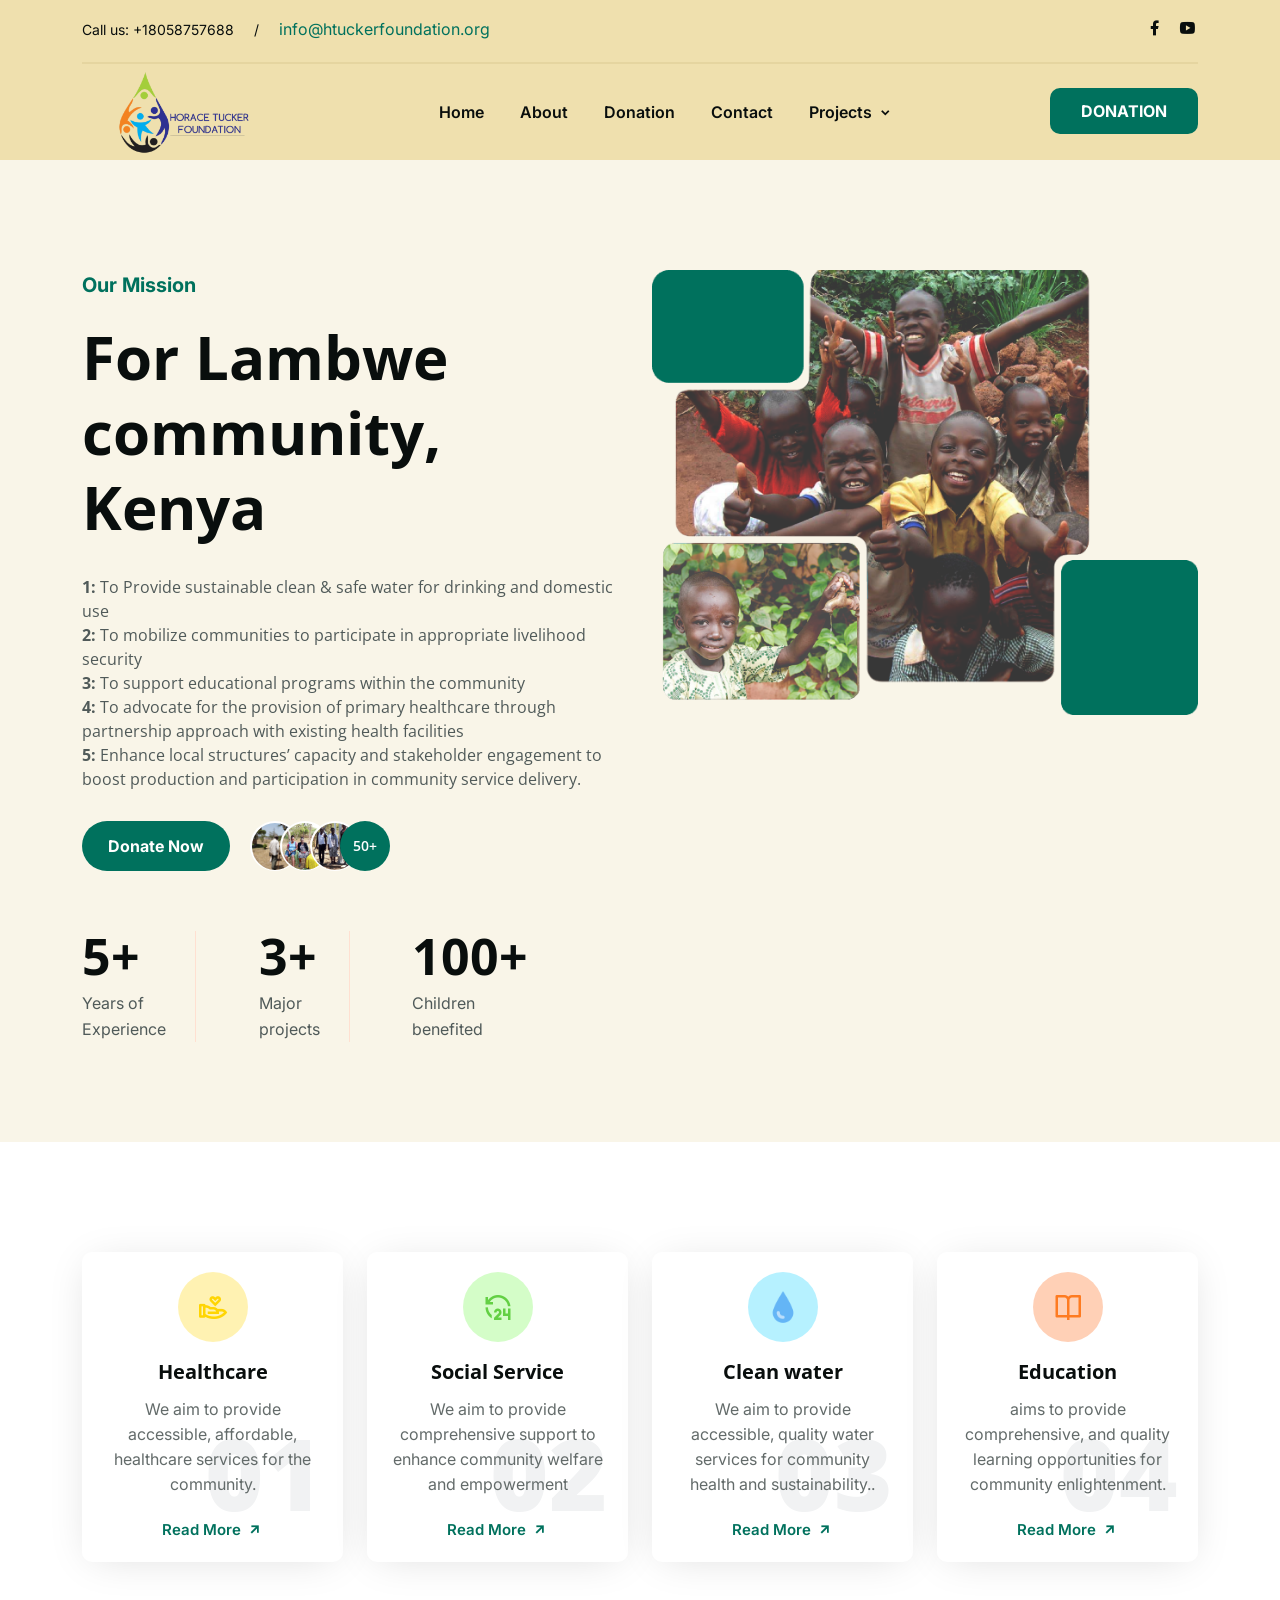
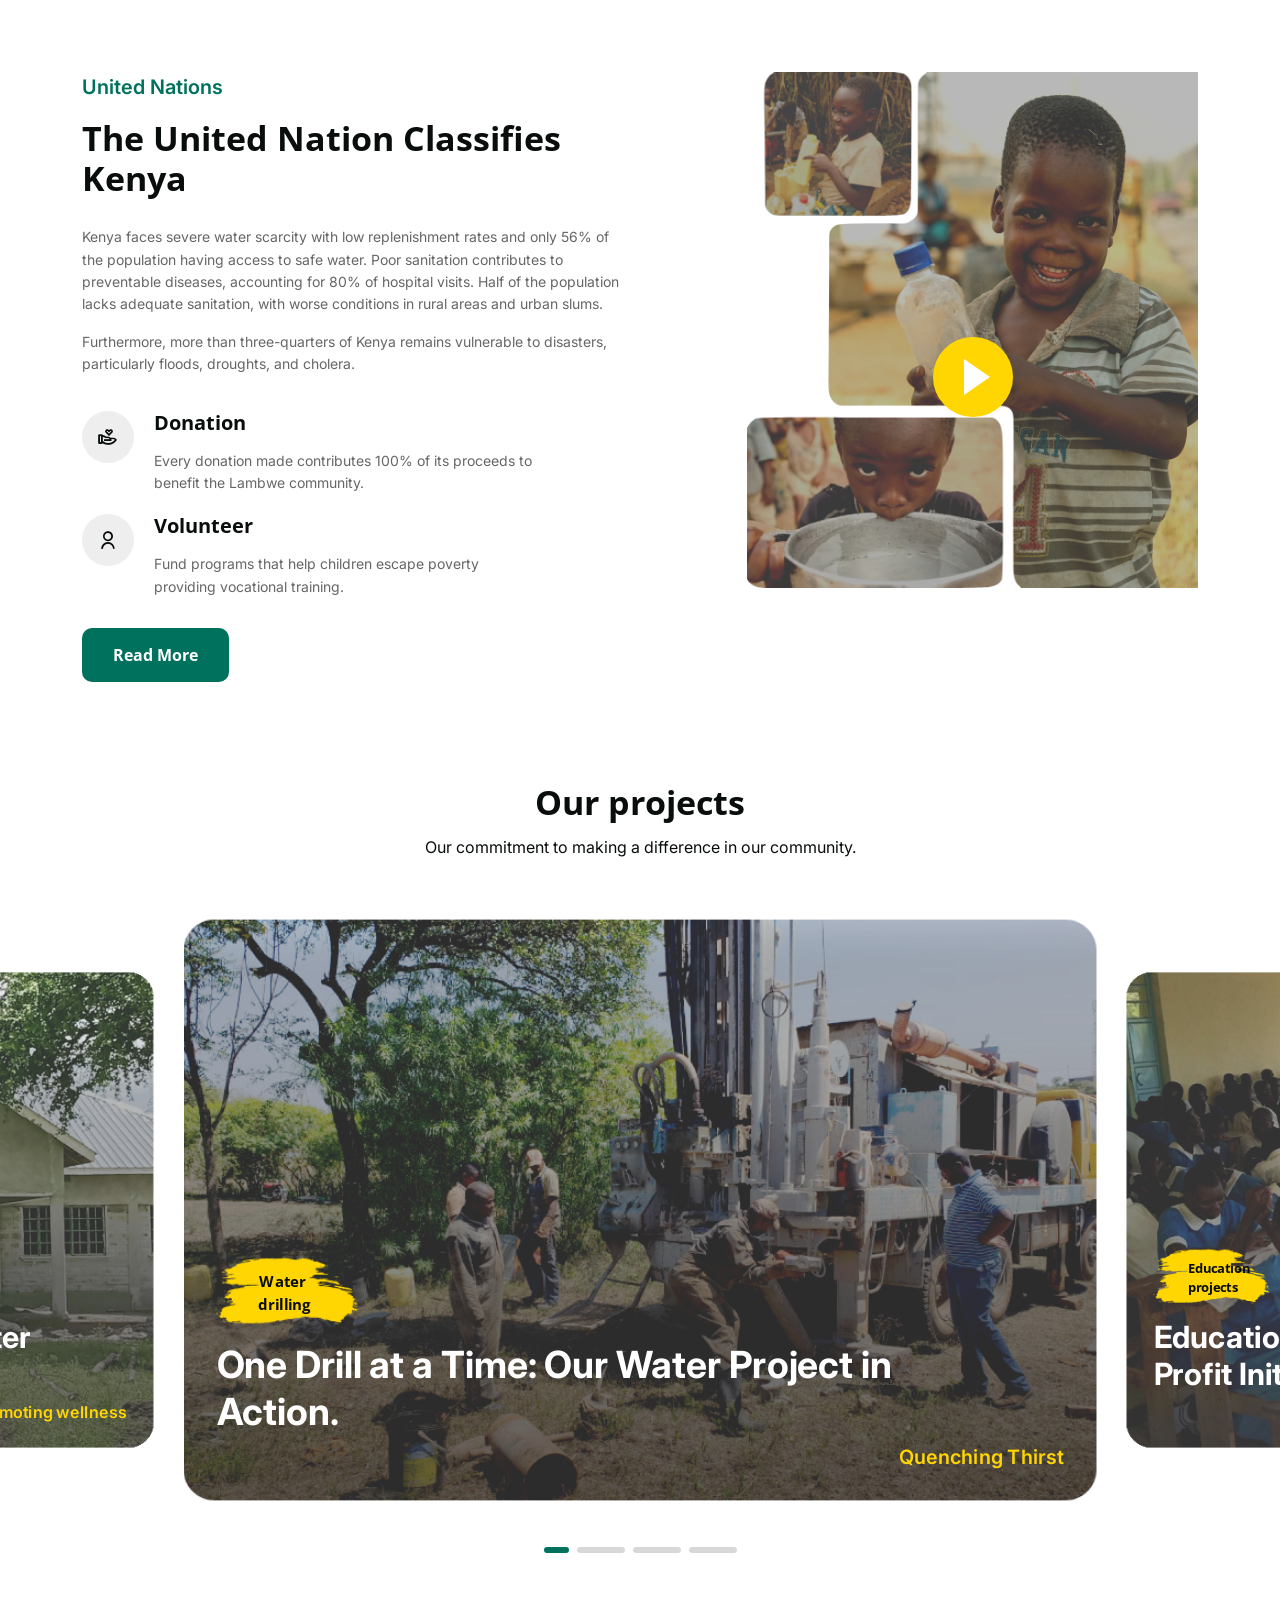
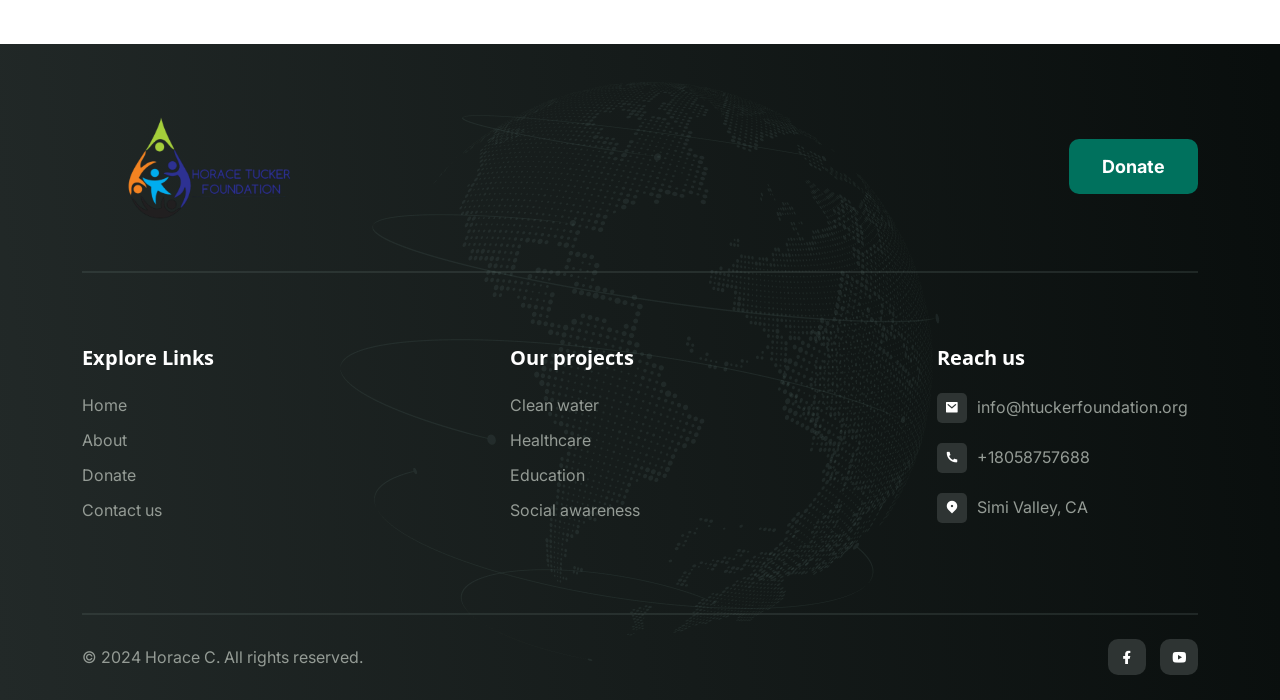
<file: index.html>
<!DOCTYPE html>
<html lang="en" dir="lrt">
  <head>
    <meta charset="UTF-8" />
    <meta http-equiv="X-UA-Compatible" content="IE=edge" />
    <meta http-equiv="X-UA-Compatible" content="ie=edge" />
    <meta name="viewport" content="width=device-width, initial-scale=1" />
    <meta name="description" content="Overview of the landing page" />
    <meta
      name="keywords"
      content="Our mission, Our projects, United Nations, UN, Donation, Healthcare, Clean water, Social awareness, Education"
    />
    <meta name="author" content="https://samm-web.vercel.app/" />
    <meta property="og:type" content="website" />
    <meta property="og:title" content="Landing page" />
    <meta property="og:site_name" content="Horace C Tucker Foundation" />
    <meta property="og:url" content="" />
    <meta property="og:image" content="" />
    <meta property="og:description" content="Overview of the landing page" />
    <meta name="twitter:title" content="Landing page" />
    <meta name="twitter:description" content="Overview of the landing page" />
    <meta name="twitter:image" content="" />
    <meta name="twitter:card" content="summary" />
    <title>Home</title>
    <link
      rel="icon"
      type="image/x-icon"
      sizes="16x16"
      href="./favicon-16x16.png"
    />
    <link
      rel="shortcut icon"
      type="image/x-icon"
      sizes="32X32"
      href="./favicon-32x32.png"
    />
    <!-- Custom Favicon size -->
    <link
      rel="shortcut icon"
      type="image/x-icon"
      sizes="300X300"
      href="./assets/images/icon/favicon.png"
    />
    <!-- Custom favicon size end -->
    <link
      rel="shortcut icon"
      type="image/x-icon"
      sizes="192x192"
      href="./android-chrome-192x192.png"
    />
    <link
      rel="shortcut icon"
      type="image/x-icon"
      sizes="512x512"
      href="./android-chrome-512x512.png"
    />
    <link rel="manifest" href="site.webmanifest" />

    <!-- Bootstrap -->
    <link
      rel="stylesheet"
      type="text/css"
      href="assets/css/bootstrap-5.3.0.min.css"
    />
    <!-- fonts & icon -->
    <link rel="stylesheet" type="text/css" href="assets/css/remixicon.css" />
    <!-- Plugin -->
    <link rel="stylesheet" type="text/css" href="assets/css/plugin.css" />
    <!-- Main CSS -->
    <link rel="stylesheet" type="text/css" href="assets/css/main-style.css" />
    <!-- RTL CSS::When Need RTL Uncomments File -->
    <!-- <link rel="stylesheet" type="text/css" href="assets/css/rtl.css"> -->
  </head>
  <body>
    <div class="loading-page" id="preloader-active">
      <div class="counter">
        <p class="text text-capitalize">loading</p>
        <span class="number">0%</span>
        <span class="line"></span>
      </div>
    </div>
    <header>
      <div class="header-area-three">
        <div class="main-header">
          <!-- Top -->
          <div class="header-top">
            <div class="container">
              <div class="row">
                <div class="col-lg-12 d-none d-lg-block">
                  <div class="top-menu">
                    <div class="contact-info">
                      <a href="tell:+18058757688" class="pera">
                        Call us: +18058757688<span class="pl-20 pr-20">/</span
                        ><a href="mailto:info@htuckerfoundation.org"
                          >info@htuckerfoundation.org</a
                        >
                      </a>
                    </div>
                    <div class="header-social-link">
                      <ul class="listing">
                        <li class="single-list">
                          <a href="javascript:void(0)" class="single"
                            ><i class="ri-facebook-fill"></i
                          ></a>
                        </li>
                        <li class="single-list">
                          <a
                            href="https://www.youtube.com/channel/UCLSmbXEqgFC6J-vw44ydn9w"
                            target="_blank"
                            class="single"
                            ><i class="ri-youtube-fill"></i
                          ></a>
                        </li>
                        <!--  
                        <li class="single-list">
                          <a href="javascript:void(0)" class="single"><i class="ri-instagram-line"></i></a>
                        </li>
                        <li class="single-list">
                          <a href="javascript:void(0)" class="single"><i class="ri-linkedin-fill"></i></a>
                        </li>
                        -->
                      </ul>
                    </div>
                  </div>
                  <hr />
                </div>
              </div>
            </div>
          </div>
          <!-- Bottom -->
          <div class="header-bottom header-sticky">
            <div class="container">
              <div class="row">
                <div class="col-lg-12">
                  <div
                    class="menu-wrapper d-flex align-items-center justify-content-between"
                  >
                    <div
                      class="header-left d-flex align-items-center justify-content-between"
                    >
                      <div class="logo logo-large light-logo">
                        <a href="index.html"
                          ><img
                            src="assets/images/logo/logo.png"
                            alt="logo"
                            width="200px"
                        /></a>
                      </div>
                      <!-- Logo Mobile-->
                      <div class="logo logo-mobile light-logo">
                        <a href="index.html"
                          ><img src="assets/images/logo/logo.png" alt="img"
                        /></a>
                      </div>
                    </div>
                    <div class="search-container">
                      <input
                        type="text"
                        id="searchField"
                        class="search-field"
                        placeholder="Search..."
                      />
                      <button id="closeSearch" class="close-search-btn">
                        <i class="ri-close-line"></i>
                      </button>
                    </div>
                    <!-- Main-menu for desktop -->
                    <div class="main-menu d-none d-lg-block">
                      <nav>
                        <ul class="listing" id="navigation">
                          <li class="single-list">
                            <a href="./index.html" class="single">Home</a>
                          </li>
                          <li class="single-list">
                            <a href="about.html" class="single">About</a>
                          </li>
                          <li class="single-list">
                            <a href="donate-payment.html" class="single"
                              >Donation</a
                            >
                          </li>
                          <li class="single-list">
                            <a href="contact-us.html" class="single">Contact</a>
                          </li>
                          <li class="single-list">
                            <a href="javascript:void(0)" class="single"
                              >Projects <i class="ri-arrow-down-s-line"></i
                            ></a>
                            <ul class="submenu">
                              <li class="single-list">
                                <a href="water-project.html" class="single"
                                  >Clean water</a
                                >
                              </li>
                              <li class="single-list">
                                <a href="health-project.html" class="single"
                                  >Healthcare</a
                                >
                              </li>
                              <li class="single-list">
                                <a href="education-project.html" class="single"
                                  >Education</a
                                >
                              </li>
                              <li class="single-list">
                                <a href="social-project.html" class="single"
                                  >Social awareness</a
                                >
                              </li>
                            </ul>
                          </li>
                        </ul>
                      </nav>
                    </div>
                    <div class="header-right d-flex align-items-center">
                      <!-- Right button -->
                      <ul class="cart">
                        <li class="cart-list d-lg-inline-block">
                          <a
                            href="donate-payment.html"
                            class="btn-primary-fill text-uppercase"
                          >
                            <span class="pera">Donation</span>
                          </a>
                        </li>
                      </ul>
                    </div>
                  </div>
                  <!-- Mobile Menu -->
                  <div class="div">
                    <div class="mobile_menu d-block d-lg-none"></div>
                  </div>
                </div>
              </div>
            </div>
          </div>
        </div>
      </div>
    </header>
    <main>
      <!-- Hero area S t a r t-->
      <section class="hero-area-three">
        <div class="single-slider hero-padding-three">
          <div class="container">
            <div class="row justify-content-between">
              <div class="col-xxl-6 col-xl-6 col-lg-6 my-auto">
                <div class="hero-caption mb-20">
                  <p class="key-title font-700 mb-20">Our Mission</p>
                  <h1
                    class="title font-700"
                    data-animation="fadeInUp"
                    data-delay=".0s"
                  >
                    For Lambwe community, Kenya
                  </h1>

                  <ul
                    class="pera mx-width-780"
                    data-animation="fadeInUp"
                    data-delay=".2s"
                  >
                    <li>
                      <b>1:</b> To Provide sustainable clean & safe water for
                      drinking and domestic use
                    </li>
                    <li>
                      <b>2:</b> To mobilize communities to participate in
                      appropriate livelihood security
                    </li>
                    <li>
                      <b>3:</b> To support educational programs within the
                      community
                    </li>
                    <li>
                      <b>4:</b> To advocate for the provision of primary
                      healthcare through partnership approach with existing
                      health facilities
                    </li>
                    <li>
                      <b>5:</b> Enhance local structures’ capacity and
                      stakeholder engagement to boost production and
                      participation in community service delivery.
                    </li>
                  </ul>

                  <div class="d-flex gap-20 flex-wrap align-items-center">
                    <a
                      href="donate-payment.html"
                      class="btn-primary-fill pill-btn"
                      data-animation="fadeInLeft"
                      data-delay=".4s"
                      >Donate Now</a
                    >
                    <div class="d-flex">
                      <div class="multi-image-one">
                        <img
                          src="assets/images/gallery/testimonial-4.png"
                          alt="image"
                        />
                      </div>
                      <div class="multi-image-two">
                        <img
                          src="assets/images/gallery/testimonial-5.png"
                          alt="image"
                        />
                      </div>
                      <div class="multi-image-three">
                        <img
                          src="assets/images/gallery/testimonial-6.png"
                          alt="image"
                        />
                      </div>
                      <div class="multi-image-four">
                        <div class="rounded-badge">
                          <h4 class="count">50+</h4>
                        </div>
                      </div>
                    </div>
                  </div>
                  <div class="hero-count-section flex justify-content-between">
                    <div class="hero-count">
                      <h4 class="title">5+</h4>
                      <p class="pera mb-0">
                        Years of <br />
                        Experience
                      </p>

                      <div class="hero-divider"></div>
                    </div>
                    <div class="hero-count">
                      <h4 class="title">3+</h4>
                      <p class="pera mb-0">
                        Major <br />
                        projects
                      </p>
                    </div>
                    <div class="hero-count">
                      <h4 class="title">100+</h4>
                      <p class="pera mb-0">
                        Children <br />
                        benefited
                      </p>
                    </div>
                  </div>
                </div>
              </div>
              <div class="col-xxl-6 col-xl-6 col-lg-6">
                <div class="d-flex gap-44 justify-content-end">
                  <div
                    id="play-video"
                    class="hero-image position-relative d-none d-lg-block"
                  >
                    <img
                      src="assets/images/hero/hero-6.png"
                      alt="img"
                      class="w-100 tilt-effect"
                      data-animation="fadeInRight"
                      data-delay="0.2s"
                    />
                  </div>
                </div>
              </div>
            </div>
          </div>
        </div>
      </section>
      <!-- End-of Hero-->

      <!-- helpful area S t a r t-->
      <section class="helpful-area-three section-padding">
        <div class="container">
          <div class="row g-24">
            <div class="col-xl-3 col-md-6 col-lg-6">
              <div class="helpful-card wow fadeInUp" data-wow-delay="0.0s">
                <div class="helpful-card-icon">
                  <i class="ri-hand-heart-line"></i>
                </div>
                <div class="helpful-card-caption">
                  <h4 class="caption-title">Healthcare</h4>
                  <p class="caption-para">
                    We aim to provide accessible, affordable, healthcare
                    services for the community.
                  </p>
                  <a href="./health-project.html" class="imp-link"
                    >Read More <i class="ri-arrow-right-up-line"></i
                  ></a>
                </div>
                <div class="number-watermark">
                  <h4 class="number">01</h4>
                </div>
              </div>
            </div>
            <div class="col-xl-3 col-md-6 col-lg-6">
              <div class="helpful-card wow fadeInUp" data-wow-delay="0.1s">
                <div class="helpful-card-icon">
                  <i class="ri-24-hours-line"></i>
                </div>
                <div class="helpful-card-caption">
                  <h4 class="caption-title">Social Service</h4>
                  <p class="caption-para">
                    We aim to provide comprehensive support to enhance community
                    welfare and empowerment
                  </p>
                  <a href="./social-project.html" class="imp-link"
                    >Read More <i class="ri-arrow-right-up-line"></i
                  ></a>
                </div>
                <div class="number-watermark">
                  <h4 class="number">02</h4>
                </div>
              </div>
            </div>
            <div class="col-xl-3 col-md-6 col-lg-6">
              <div class="helpful-card wow fadeInUp" data-wow-delay="0.2s">
                <div class="helpful-card-icon">
                  <img
                    src="./assets/images/icon/water.png"
                    alt=""
                    width="38px"
                    height="38"
                  />
                  <!-- <i class="ri-24-hours-line"></i> -->
                </div>
                <div class="helpful-card-caption">
                  <h4 class="caption-title">Clean water</h4>
                  <p class="caption-para">
                    We aim to provide accessible, quality water services for
                    community health and sustainability..
                  </p>
                  <a href="./water-project.html" class="imp-link"
                    >Read More <i class="ri-arrow-right-up-line"></i
                  ></a>
                </div>
                <div class="number-watermark">
                  <h4 class="number">03</h4>
                </div>
              </div>
            </div>
            <div class="col-xl-3 col-md-6 col-lg-6">
              <div class="helpful-card wow fadeInUp" data-wow-delay="0.3s">
                <div class="helpful-card-icon">
                  <i class="ri-book-open-line"></i>
                </div>
                <div class="helpful-card-caption">
                  <h4 class="caption-title">Education</h4>
                  <p class="caption-para">
                    aims to provide comprehensive, and quality learning
                    opportunities for community enlightenment.
                  </p>
                  <a href="./education-project.html" class="imp-link"
                    >Read More <i class="ri-arrow-right-up-line"></i
                  ></a>
                </div>
                <div class="number-watermark">
                  <h4 class="number">04</h4>
                </div>
              </div>
            </div>
          </div>
        </div>
      </section>
      <!-- End-of helpful-->

      <!-- About us Area S t a r t -->
      <section class="about-area">
        <div class="container">
          <div class="row justify-content-between">
            <div class="col-lg-6 my-auto">
              <!-- Section Tittle -->
              <div class="section-tittle mb-35">
                <span class="sub-tittle text-capitalize font-600"
                  >United nations</span
                >
                <h2 class="title font-700 pb-15">
                  The United Nation Classifies Kenya
                </h2>
                <p class="pera-subtitle mb-15">
                  Kenya faces severe water scarcity with low replenishment rates
                  and only 56% of the population having access to safe water.
                  Poor sanitation contributes to preventable diseases,
                  accounting for 80% of hospital visits. Half of the population
                  lacks adequate sanitation, with worse conditions in rural
                  areas and urban slums.
                </p>
                <p class="pera-subtitle">
                  Furthermore, more than three-quarters of Kenya remains
                  vulnerable to disasters, particularly floods, droughts, and
                  cholera.
                </p>
              </div>
              <div class="about-info">
                <div class="row">
                  <div class="col-lg-10 mb-20">
                    <div class="d-flex gap-20">
                      <div class="info-icon">
                        <i class="ri-hand-heart-line"></i>
                      </div>
                      <div class="info-content">
                        <h4 class="title">Donation</h4>
                        <p class="pera">
                          Every donation made contributes 100% of its proceeds
                          to benefit the Lambwe community.
                        </p>
                      </div>
                    </div>
                  </div>
                  <div class="col-lg-10 mb-20">
                    <div class="d-flex gap-20">
                      <div class="info-icon">
                        <i class="ri-user-line"></i>
                      </div>

                      <div class="info-content">
                        <h4 class="title">Volunteer</h4>
                        <p class="pera">
                          Fund programs that help children escape poverty
                          providing vocational training.
                        </p>
                      </div>
                    </div>
                  </div>
                  <div class="col-lg-10 mt-10">
                    <a
                      href="https://en.wikipedia.org/wiki/United_Nations_geoscheme_for_Africa"
                      class="btn btn-primary-fill"
                      >Read More</a
                    >
                  </div>
                </div>
              </div>
            </div>
            <div class="col-lg-5">
              <div class="position-relative h-100">
                <div class="play-button">
                  <a
                    id="play-video-two"
                    class="video-play-button-two d-none d-lg-block d-none d-lg-block"
                    href="javascript:void(0)"
                  >
                    <span></span>
                  </a>

                  <div id="video-overlay" class="video-overlay">
                    <a class="video-overlay-close">&times;</a>
                  </div>
                </div>
                <div>
                  <img
                    class="w-100 d-none d-lg-block"
                    src="assets/images/gallery/about-3.png"
                    alt="image"
                  />
                </div>
              </div>
            </div>
          </div>
        </div>
      </section>
      <!-- End-of About us Area -->

      <!-- Event S t a r t -->
      <div
        class="our-event-three"
        style="margin-top: 100px; margin-bottom: 100px"
      >
        <div class="container">
          <div class="row">
            <div class="col-xl-7 mx-auto">
              <!-- Section Tittle -->
              <div class="section-tittle text-center mb-45">
                <h2 class="title font-700">Our projects</h2>
                <p class="pera">
                  <span
                    >Our commitment to making a difference in our community.
                  </span>
                </p>
              </div>
            </div>
          </div>
        </div>

        <div class="slider center-slider-active">
          <!-- Single -->
          <div class="clip event-image-overlay ml-15 mr-15">
            <a href="./water-project.html"
              ><img
                class="main-img"
                src="assets/images/gallery/gall-1.png"
                alt="image"
            /></a>
            <div class="brush-bg-water">
              <img src="assets/images/gallery/brush.png" alt="image" />
            </div>
            <div class="overlay-text">
              <h4 class="title">
                <a href="./water-project.html"
                  >One Drill at a Time: Our Water Project in Action.</a
                >
              </h4>
              <div class="highlight">
                <p class="pera">Quenching Thirst</p>
              </div>
            </div>
          </div>
          <!-- Single -->
          <div class="clip event-image-overlay ml-15 mr-15">
            <a href="./education-project.html">
              <img
                class="main-img"
                src="assets/images/gallery/gall-3.png"
                alt="image"
            /></a>
            <div class="brush-bg-education">
              <img src="assets/images/gallery/brush.png" alt="image" />
            </div>
            <div class="overlay-text">
              <h4 class="title">
                <a href="./education-project.html"
                  >Education Unleashed Through Our Non-Profit Initiative.</a
                >
              </h4>
              <div class="highlight">
                <p class="pera">Empowering Futures</p>
              </div>
            </div>
          </div>
          <!-- Single -->
          <div class="clip event-image-overlay ml-15 mr-15">
            <a href="./social-project.html"
              ><img
                class="main-img"
                src="assets/images/gallery/gall-2.png"
                alt="image"
            /></a>
            <div class="brush-bg-social">
              <img src="assets/images/gallery/brush.png" alt="image" />
            </div>
            <div class="overlay-text">
              <h4 class="title">
                <a href="./social-project.html"
                  >Fostering Social Bonds Through Our Non-Profit Endeavors</a
                >
              </h4>
              <div class="highlight">
                <p class="pera">Uniting Communities</p>
              </div>
            </div>
          </div>
          <!-- Single -->
          <div class="clip event-image-overlay ml-15 mr-15">
            <a href="./health-project.html"
              ><img
                class="main-img"
                src="assets/images/gallery/gall-4.png"
                alt="image"
            /></a>
            <div class="brush-bg-health">
              <img src="assets/images/gallery/brush.png" alt="image" />
            </div>
            <div class="overlay-text">
              <h4 class="title">
                <a href="./health-project.html"
                  >Agnes M.Tucker community Health Center under construction</a
                >
              </h4>
              <div class="highlight">
                <p class="pera">Promoting wellness</p>
              </div>
            </div>
          </div>
        </div>
      </div>
      <!-- End-of Event -->
    </main>
    <!-- Footer S t a r t -->
    <footer>
      <div class="footer-wrapper footer-bg-one">
        <div class="container">
          <div class="footer-menu">
            <div class="col-lg-12">
              <div
                class="menu-wrapper d-flex align-items-center justify-content-between"
              >
                <div
                  class="header-left d-flex align-items-center justify-content-between"
                >
                  <!-- Logo-->
                  <div class="logo">
                    <a href="index.html"
                      ><img src="assets/images/logo/logo.png" alt="logo"
                    /></a>
                  </div>
                </div>
                <!-- Footer-menu -->

                <!-- Right button -->
                <ul class="cart">
                  <li class="cart-list">
                    <a href="donate-payment.html" class="donate-btn">Donate</a>
                  </li>
                </ul>
              </div>
            </div>
          </div>
          <hr class="footer-line" />
          <div class="footer-imp-link row g-4 justify-content-between">
            <div class="col-xl-2 col-lg-6">
              <div class="footer-link">
                <h4 class="title">Explore Links</h4>
                <ul class="imp-link">
                  <li class="single-list">
                    <a class="single" href="index.html">Home</a>
                  </li>
                  <li class="single-list">
                    <a class="single" href="about.html">About</a>
                  </li>
                  <li class="single-list">
                    <a class="single" href="donate-payment.html">Donate</a>
                  </li>
                  <li class="single-list">
                    <a class="single" href="contact-us.html">Contact us</a>
                  </li>
                </ul>
              </div>
            </div>
            <div class="col-xl-2 col-lg-6">
              <div class="footer-link">
                <h4 class="title">Our projects</h4>
                <ul class="imp-link">
                  <li class="single-list">
                    <a class="single" href="water-project.html">Clean water</a>
                  </li>
                  <li class="single-list">
                    <a class="single" href="health-project.html">Healthcare</a>
                  </li>
                  <li class="single-list">
                    <a class="single" href="education-project.html"
                      >Education</a
                    >
                  </li>
                  <li class="single-list">
                    <a class="single" href="social-project.html"
                      >Social awareness</a
                    >
                  </li>
                </ul>
              </div>
            </div>
            <div class="col-xl-3 col-lg-5">
              <div class="footer-link">
                <h4 class="title">Reach us</h4>
                <ul class="imp-link">
                  <li class="single-list">
                    <div class="d-flex align-items-center gap-10 mb-20">
                      <div class="imp-icon">
                        <i class="ri-mail-fill"></i>
                      </div>
                      <a class="single" href="mailto:info@htuckerfoundation.org"
                        >info@htuckerfoundation.org</a
                      >
                    </div>
                  </li>
                  <li class="single-list">
                    <div class="d-flex align-items-center gap-10 mb-20">
                      <div class="imp-icon">
                        <i class="ri-phone-fill"></i>
                      </div>
                      <a class="single" href="tell:+18058757688"
                        >+18058757688</a
                      >
                    </div>
                  </li>
                  <li class="single-list">
                    <div class="d-flex align-items-center gap-10 mb-20">
                      <div class="imp-icon">
                        <i class="ri-map-pin-2-fill"></i>
                      </div>
                      <a class="single" href="javascript:void(0)"
                        >Simi Valley, CA</a
                      >
                    </div>
                  </li>
                </ul>
              </div>
            </div>
          </div>
          <hr class="footer-line" />
        </div>
        <!-- footer-bottom area -->
        <div class="footer-bottom-area">
          <div class="container">
            <div class="footer-border">
              <div class="row">
                <div class="col-xl-12">
                  <div class="footer-copy-right text-center">
                    <p class="pera">© 2024 Horace C. All rights reserved.</p>
                    <div class="footer-social-link">
                      <ul class="listing">
                        <li class="single-list">
                          <a class="single" href=""
                            ><i class="ri-facebook-fill"></i
                          ></a>
                        </li>
                        <li class="single-list">
                          <a
                            class="single"
                            href="https://www.youtube.com/channel/UCLSmbXEqgFC6J-vw44ydn9w"
                            ><i class="ri-youtube-fill"></i
                          ></a>
                        </li>
                      </ul>
                    </div>
                  </div>
                </div>
              </div>
            </div>
          </div>
        </div>
      </div>
    </footer>
    <!-- End-of Footer -->
    <!-- Scroll Up  -->
    <div class="progressParent" id="back-top">
      <svg
        class="backCircle svg-inner"
        width="100%"
        height="100%"
        viewBox="-1 -1 102 102"
      >
        <path d="M50,1 a49,49 0 0,1 0,98 a49,49 0 0,1 0,-98" />
      </svg>
    </div>
    <!-- Add an overlay element -->
    <div class="overlay"></div>
    <!-- jquery-->
    <script src="assets/js/jquery-3.7.0.min.js"></script>
    <script src="assets/js/popper.min.js"></script>
    <script src="assets/js/bootstrap-5.3.0.min.js"></script>
    <!-- Plugin -->
    <script src="assets/js/plugin.js"></script>
    <!-- Main js-->
    <script src="assets/js/main.js"></script>
  </body>
</html>
</file>
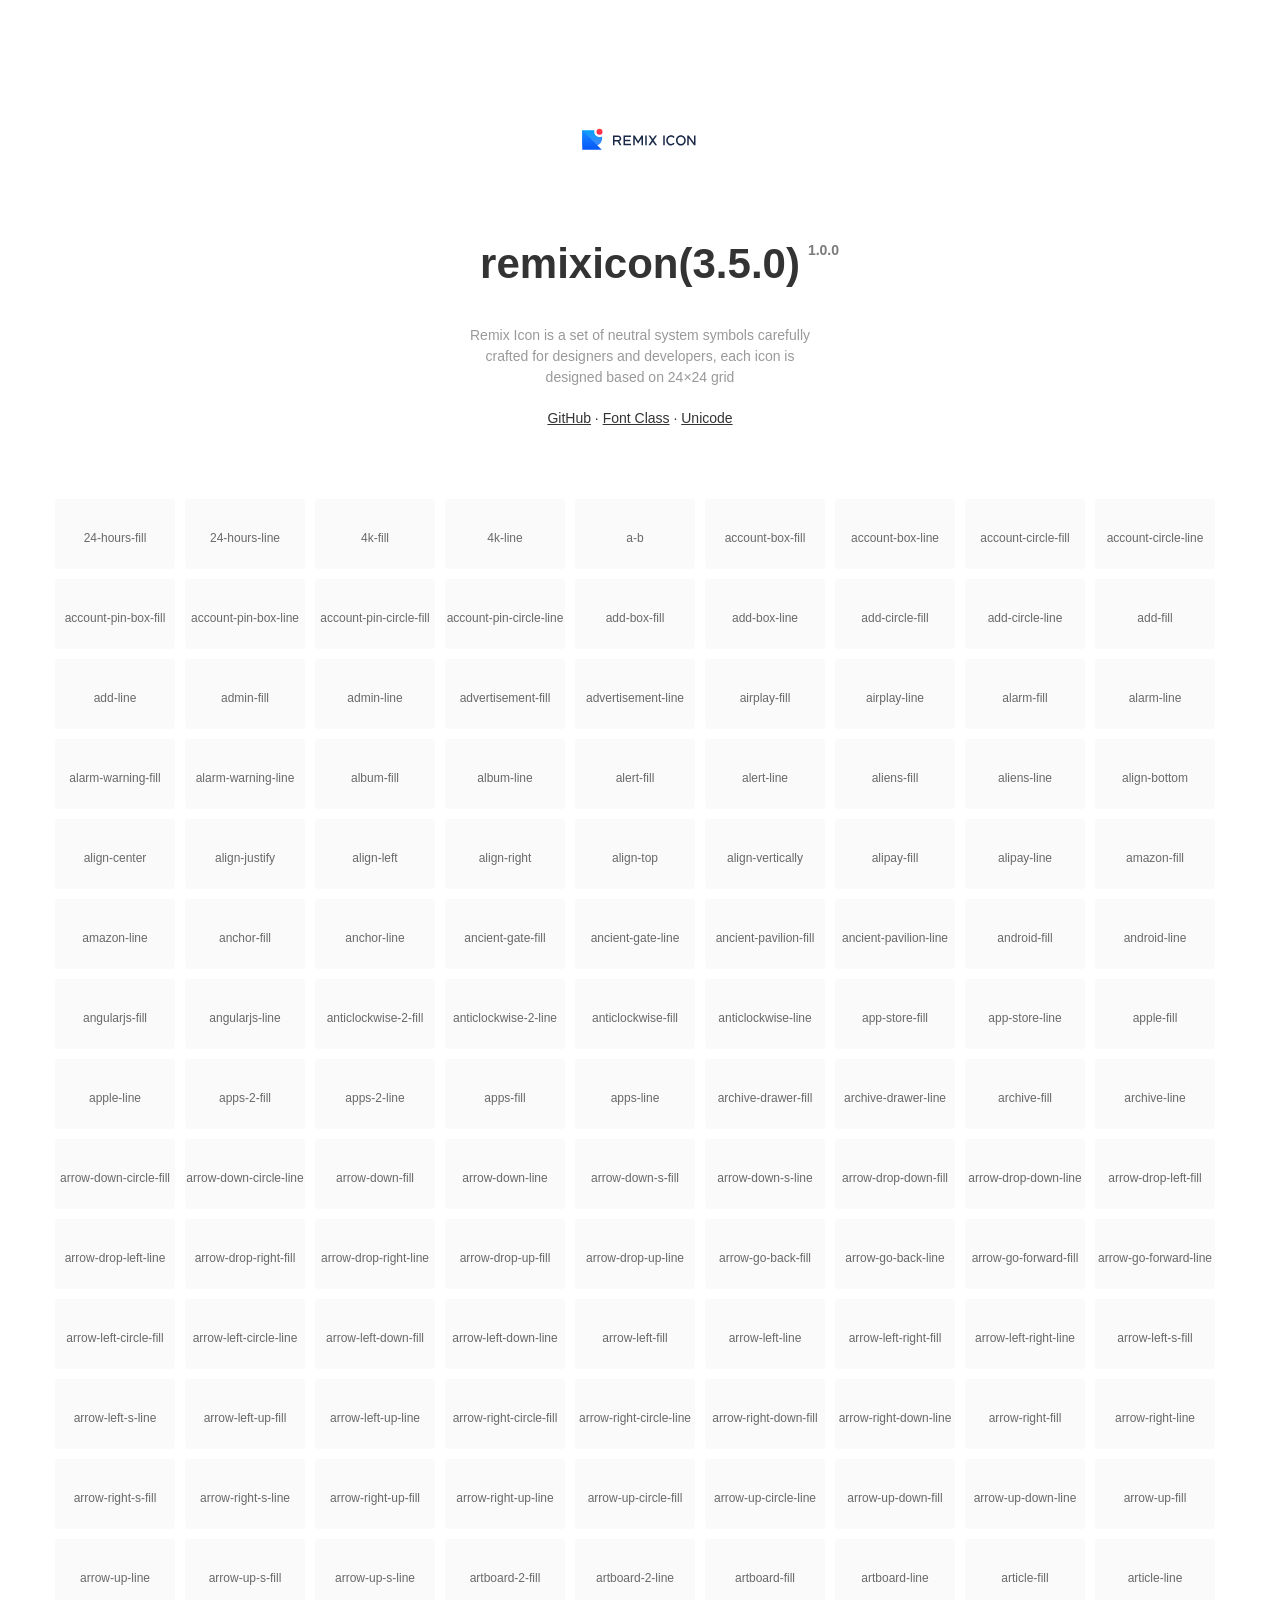
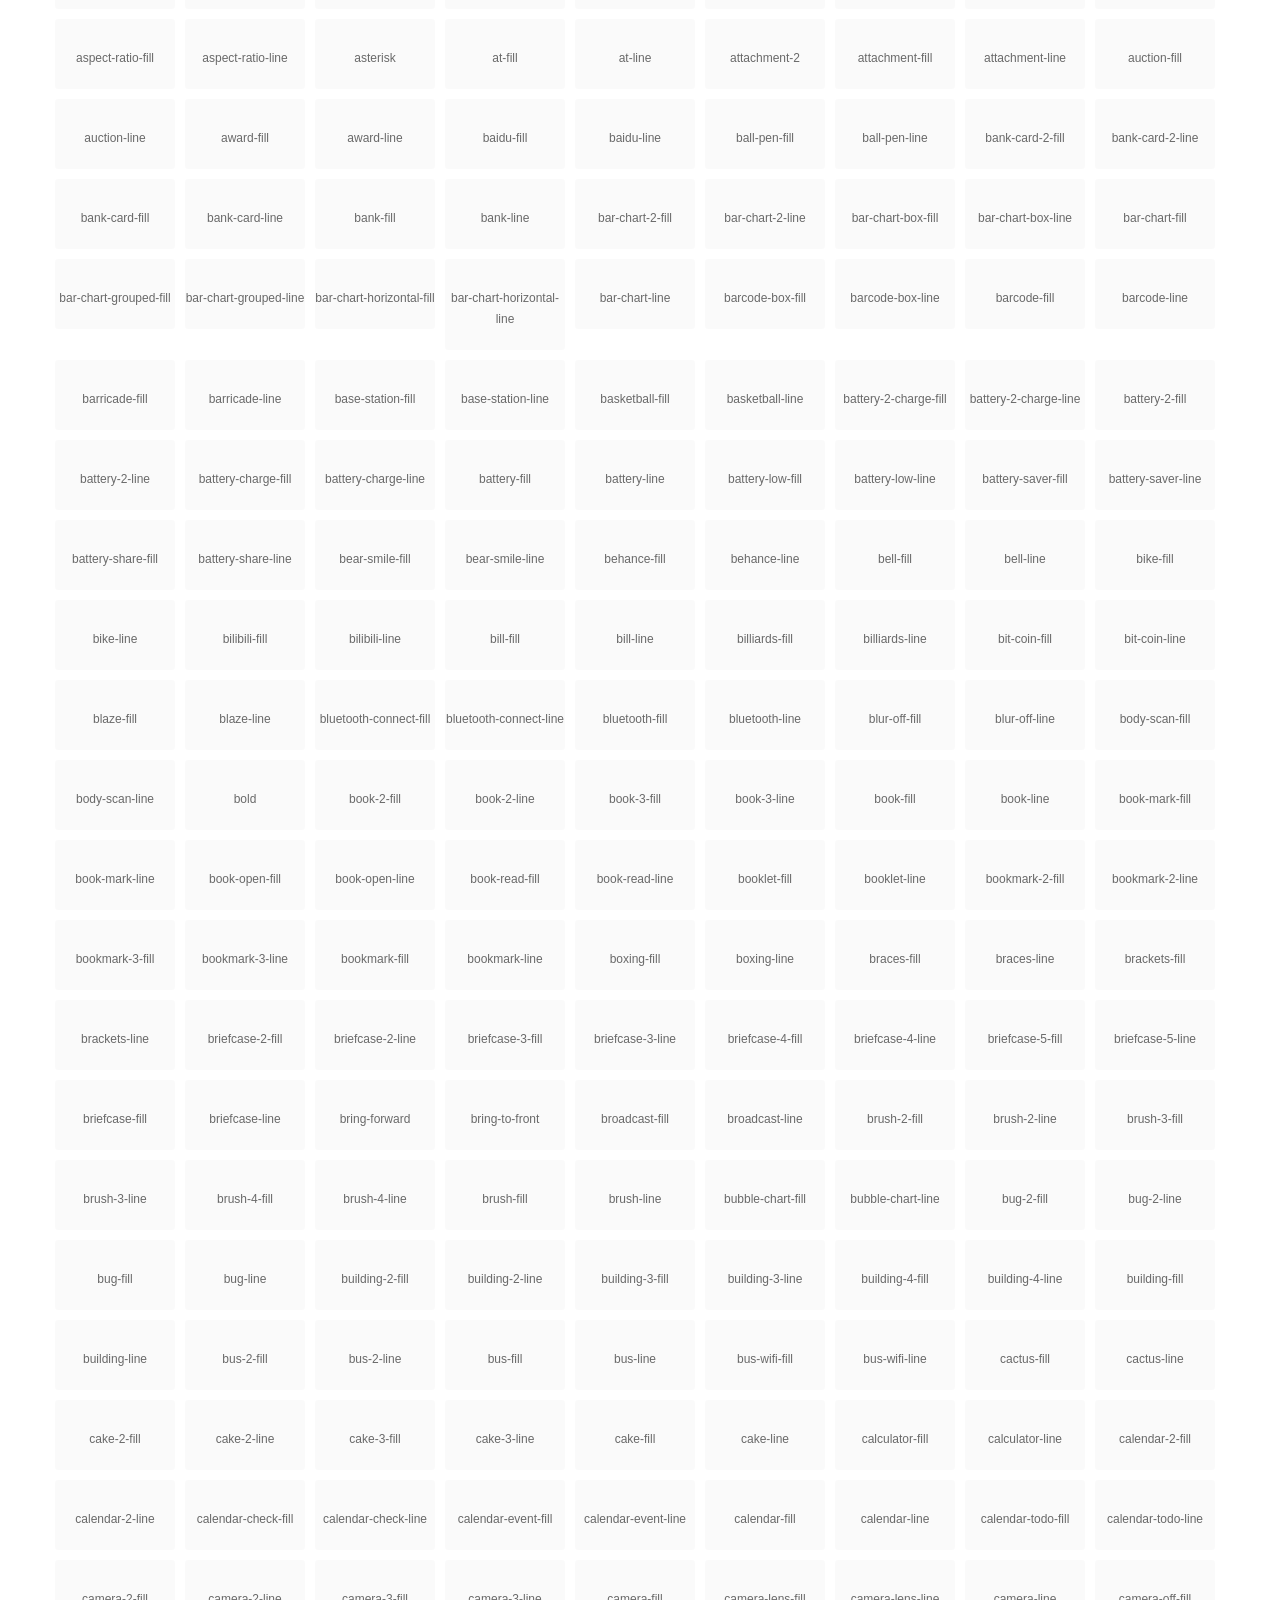
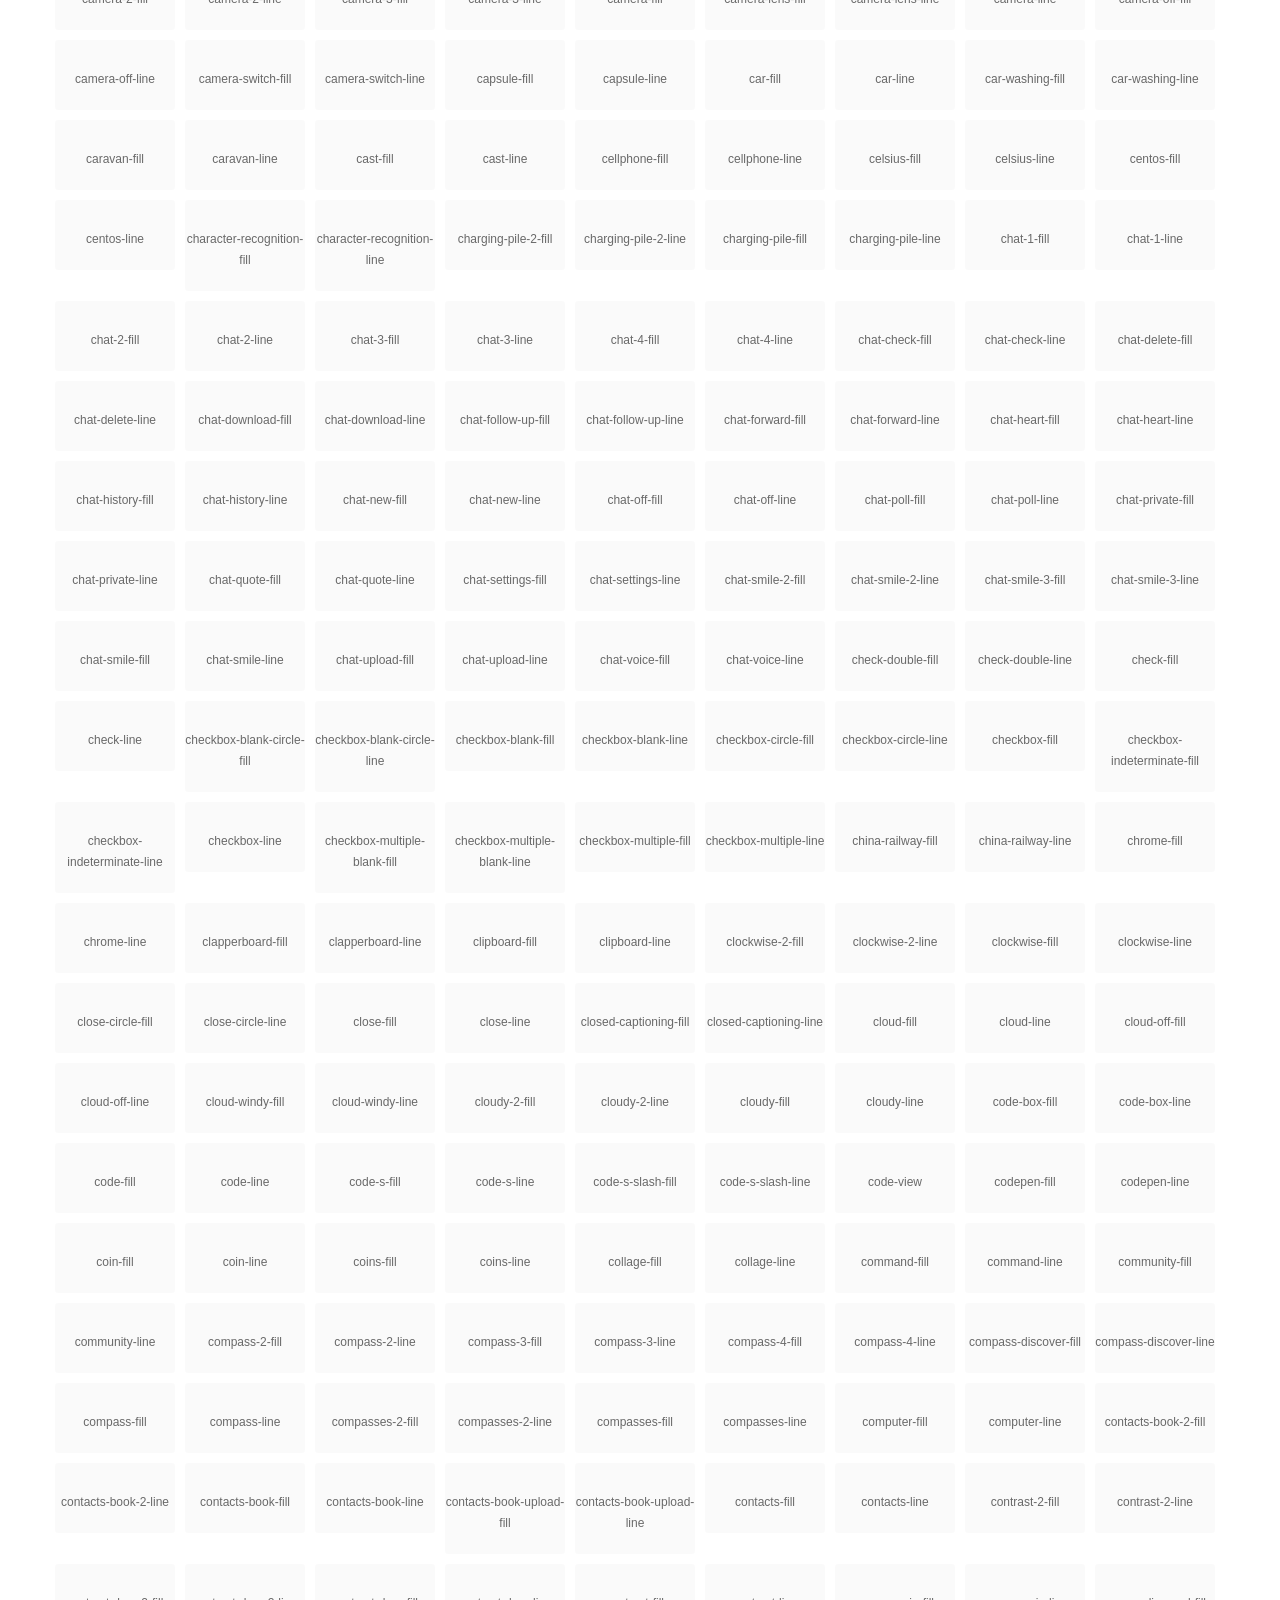
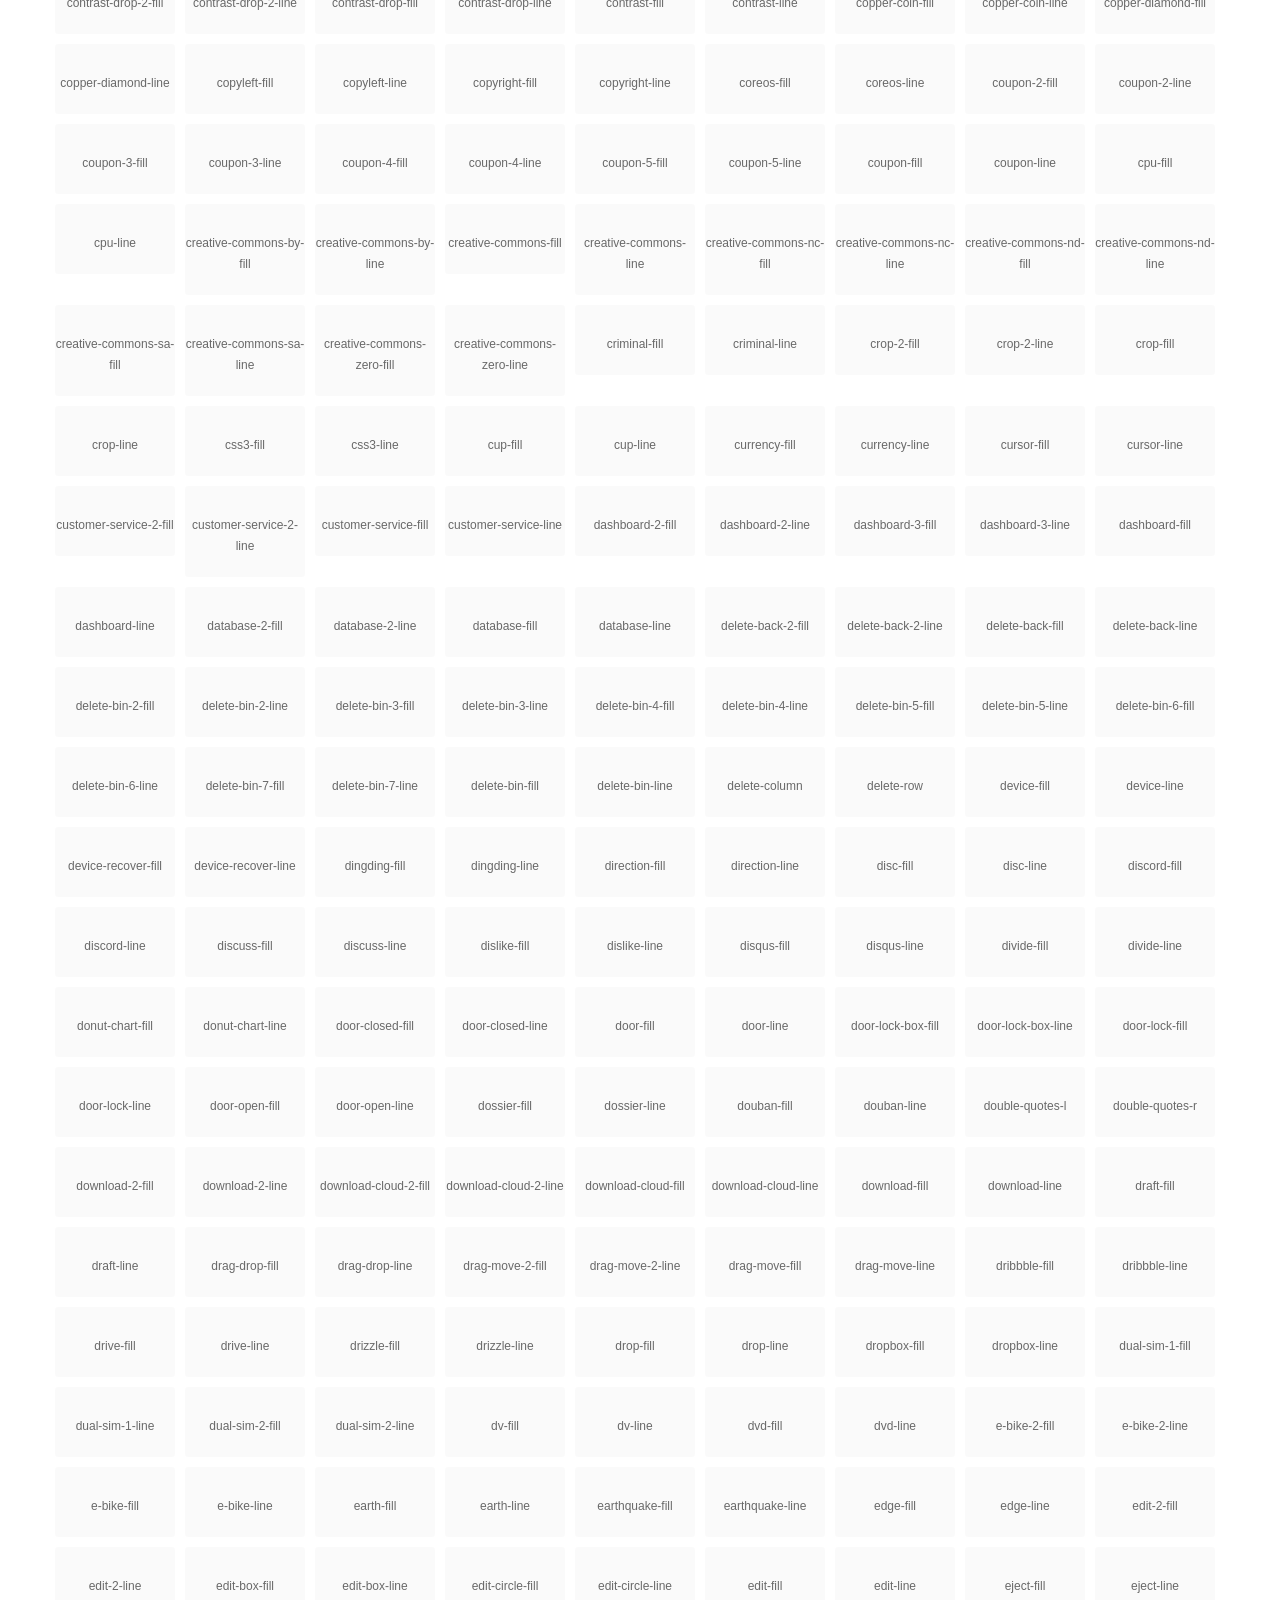
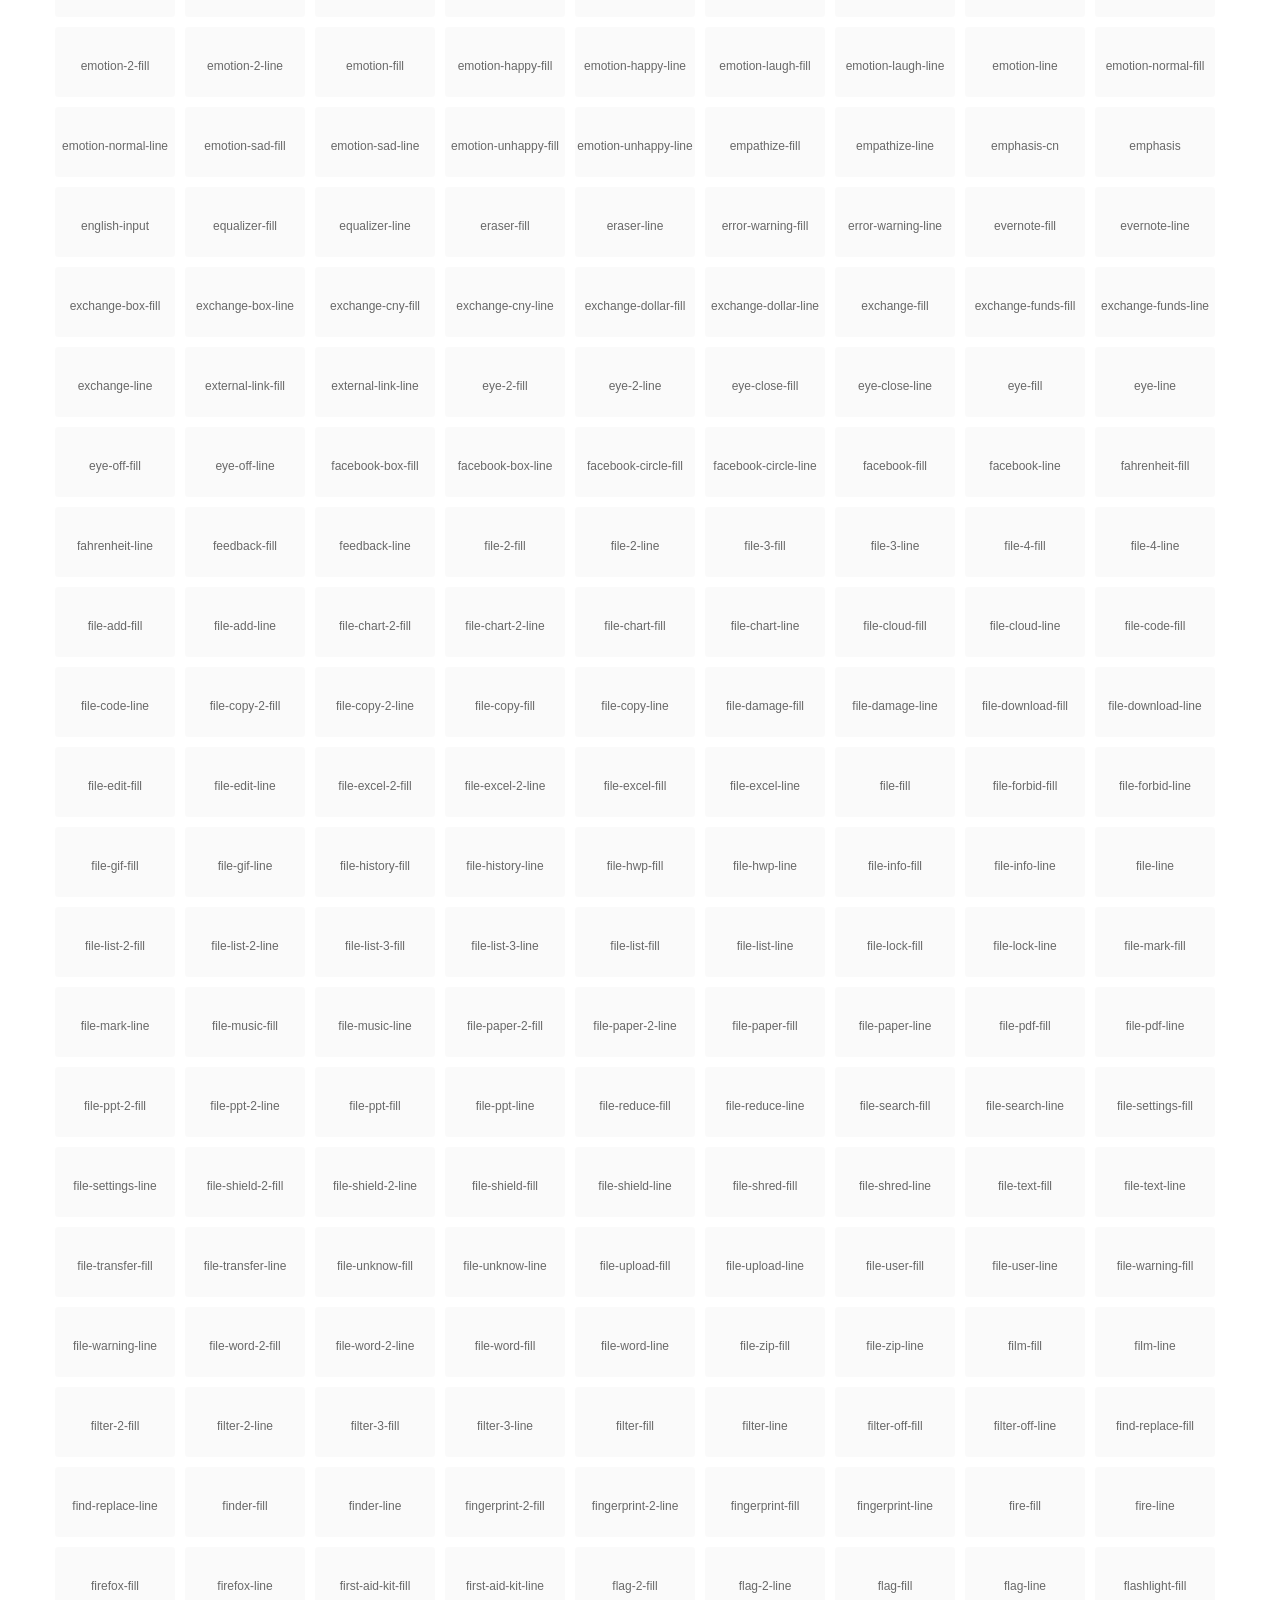
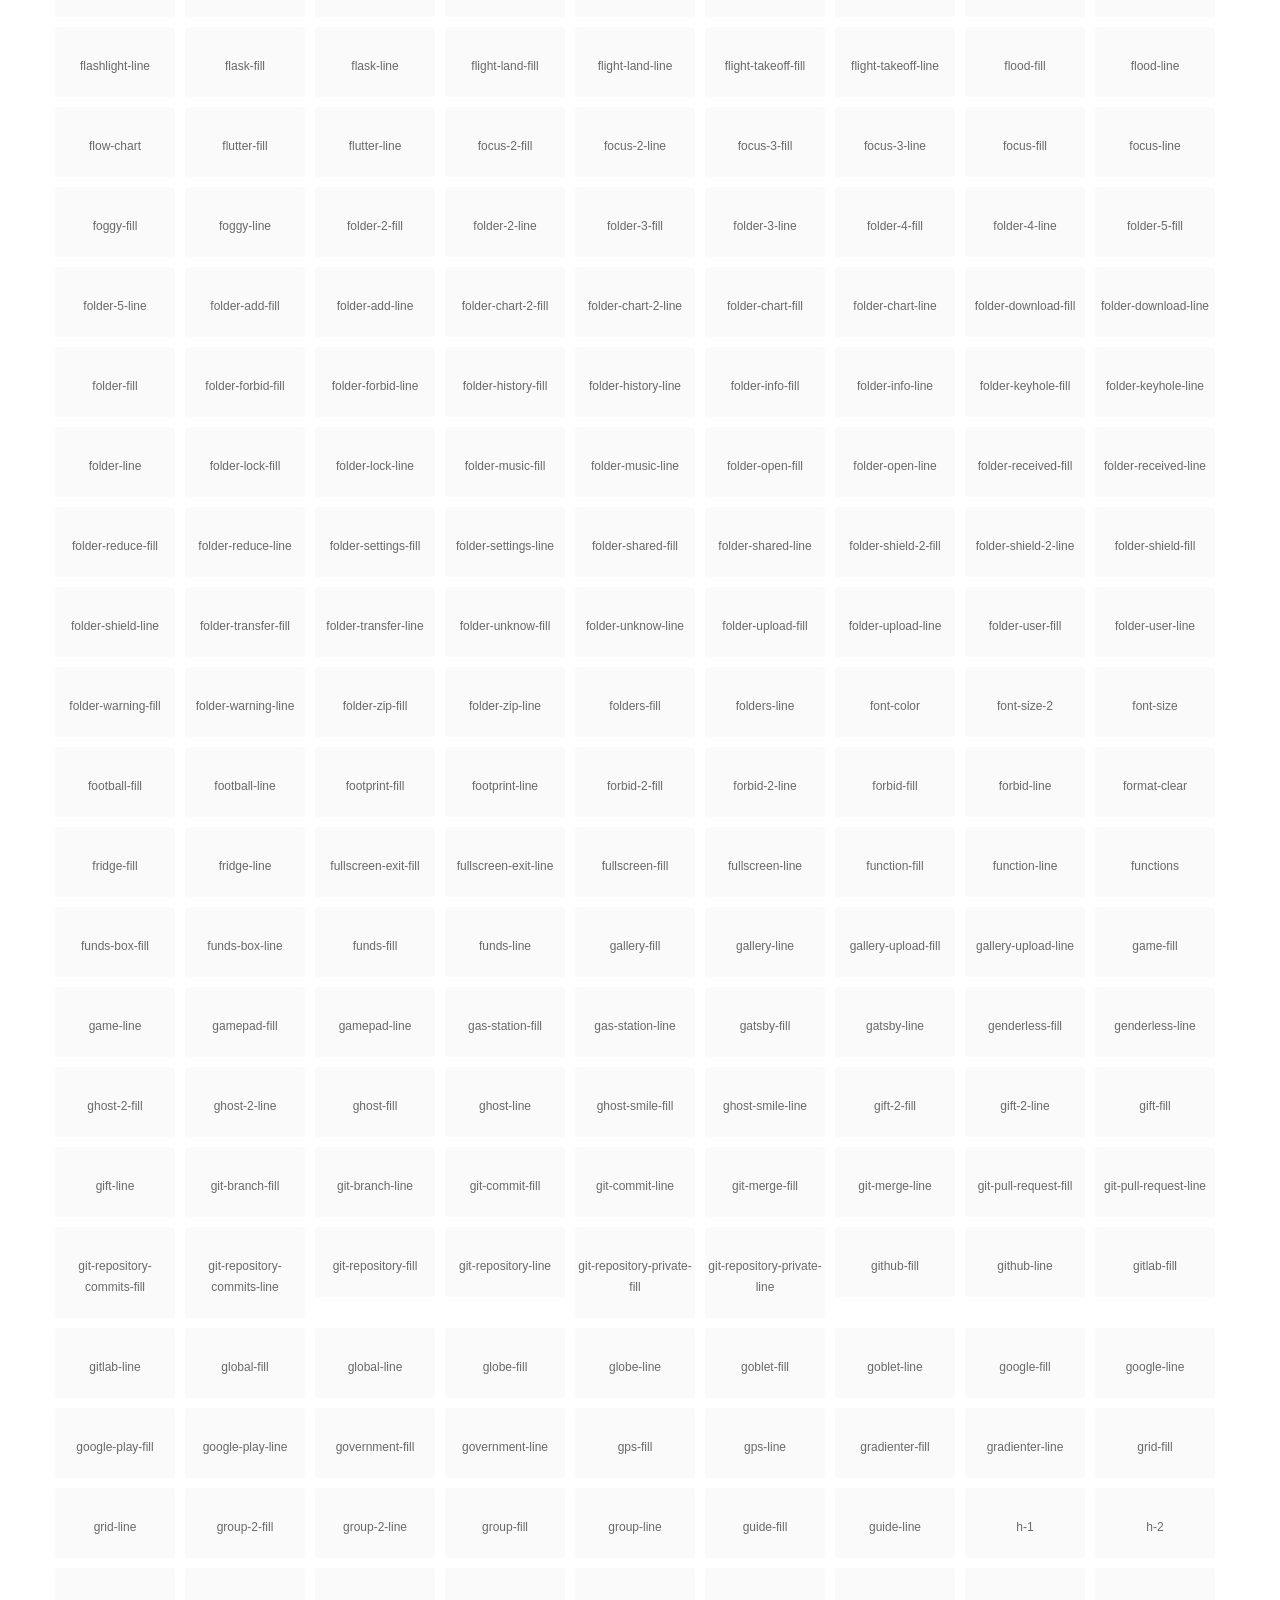
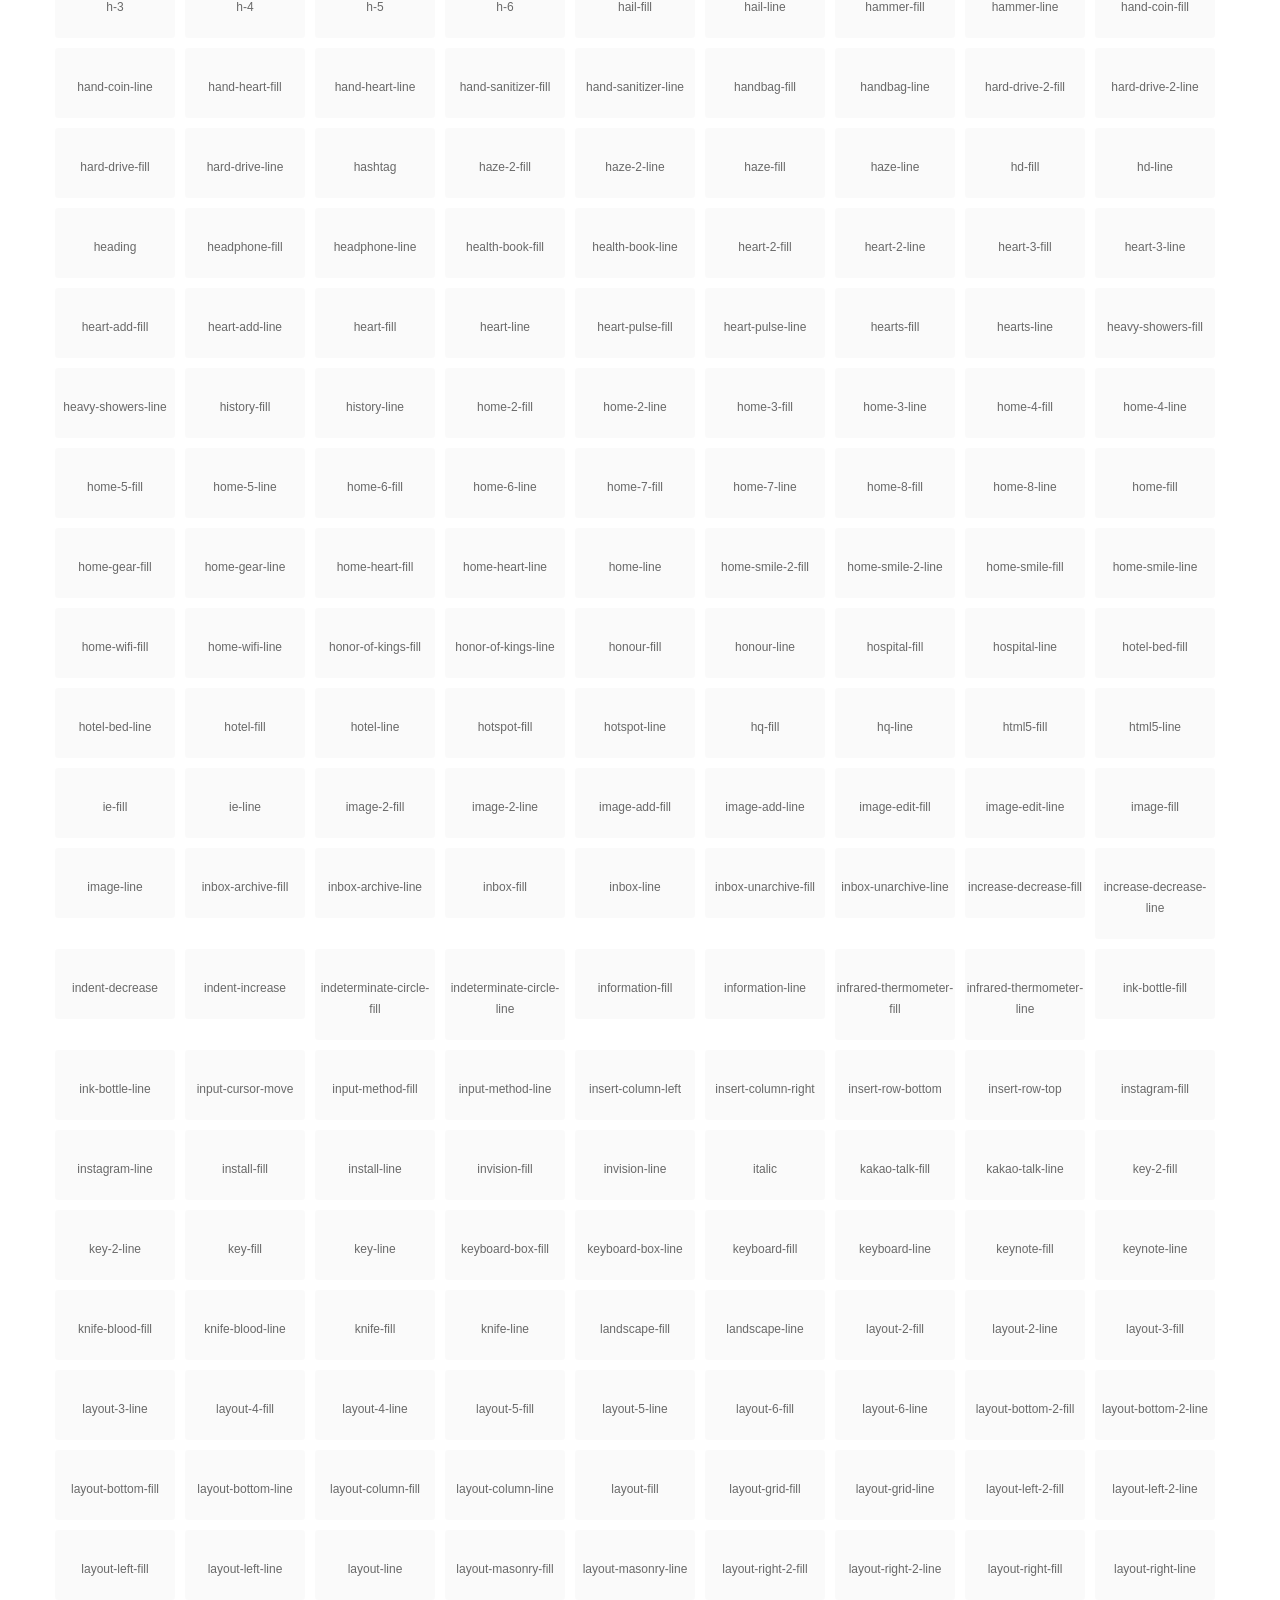
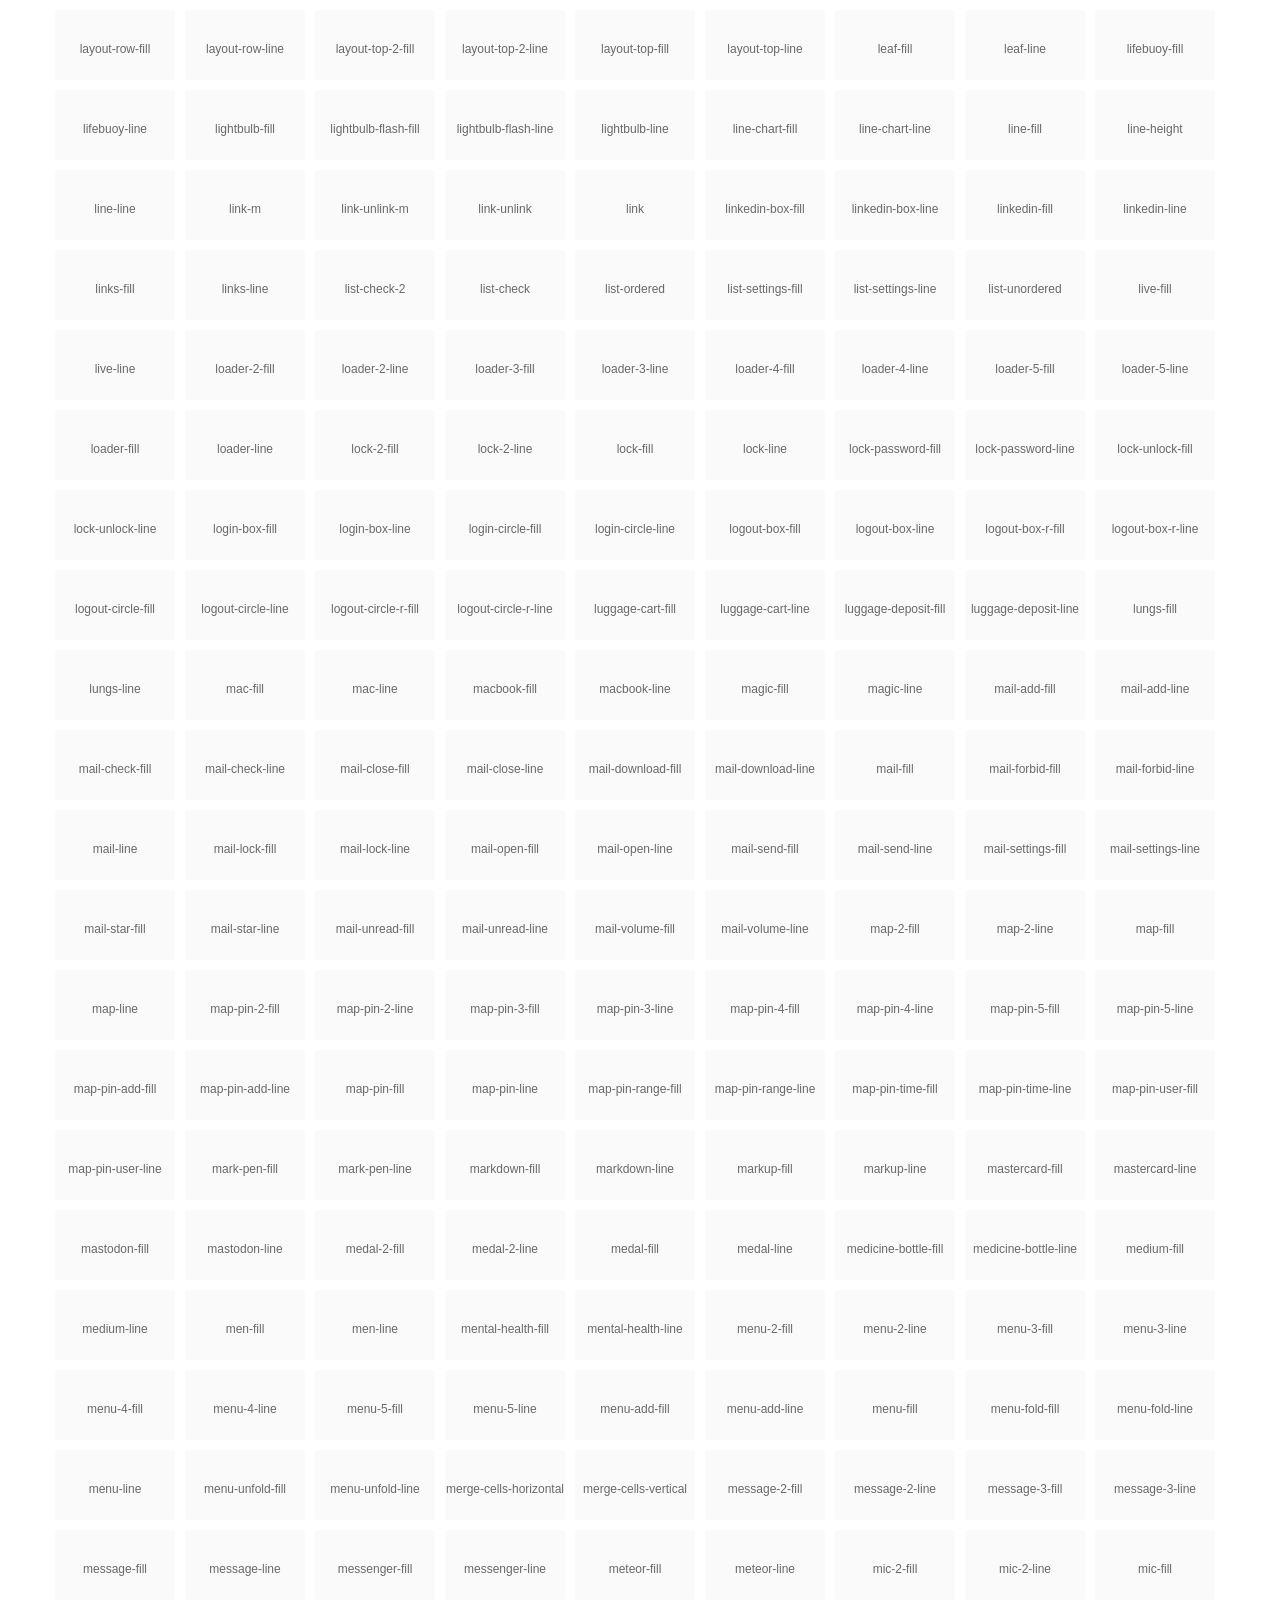
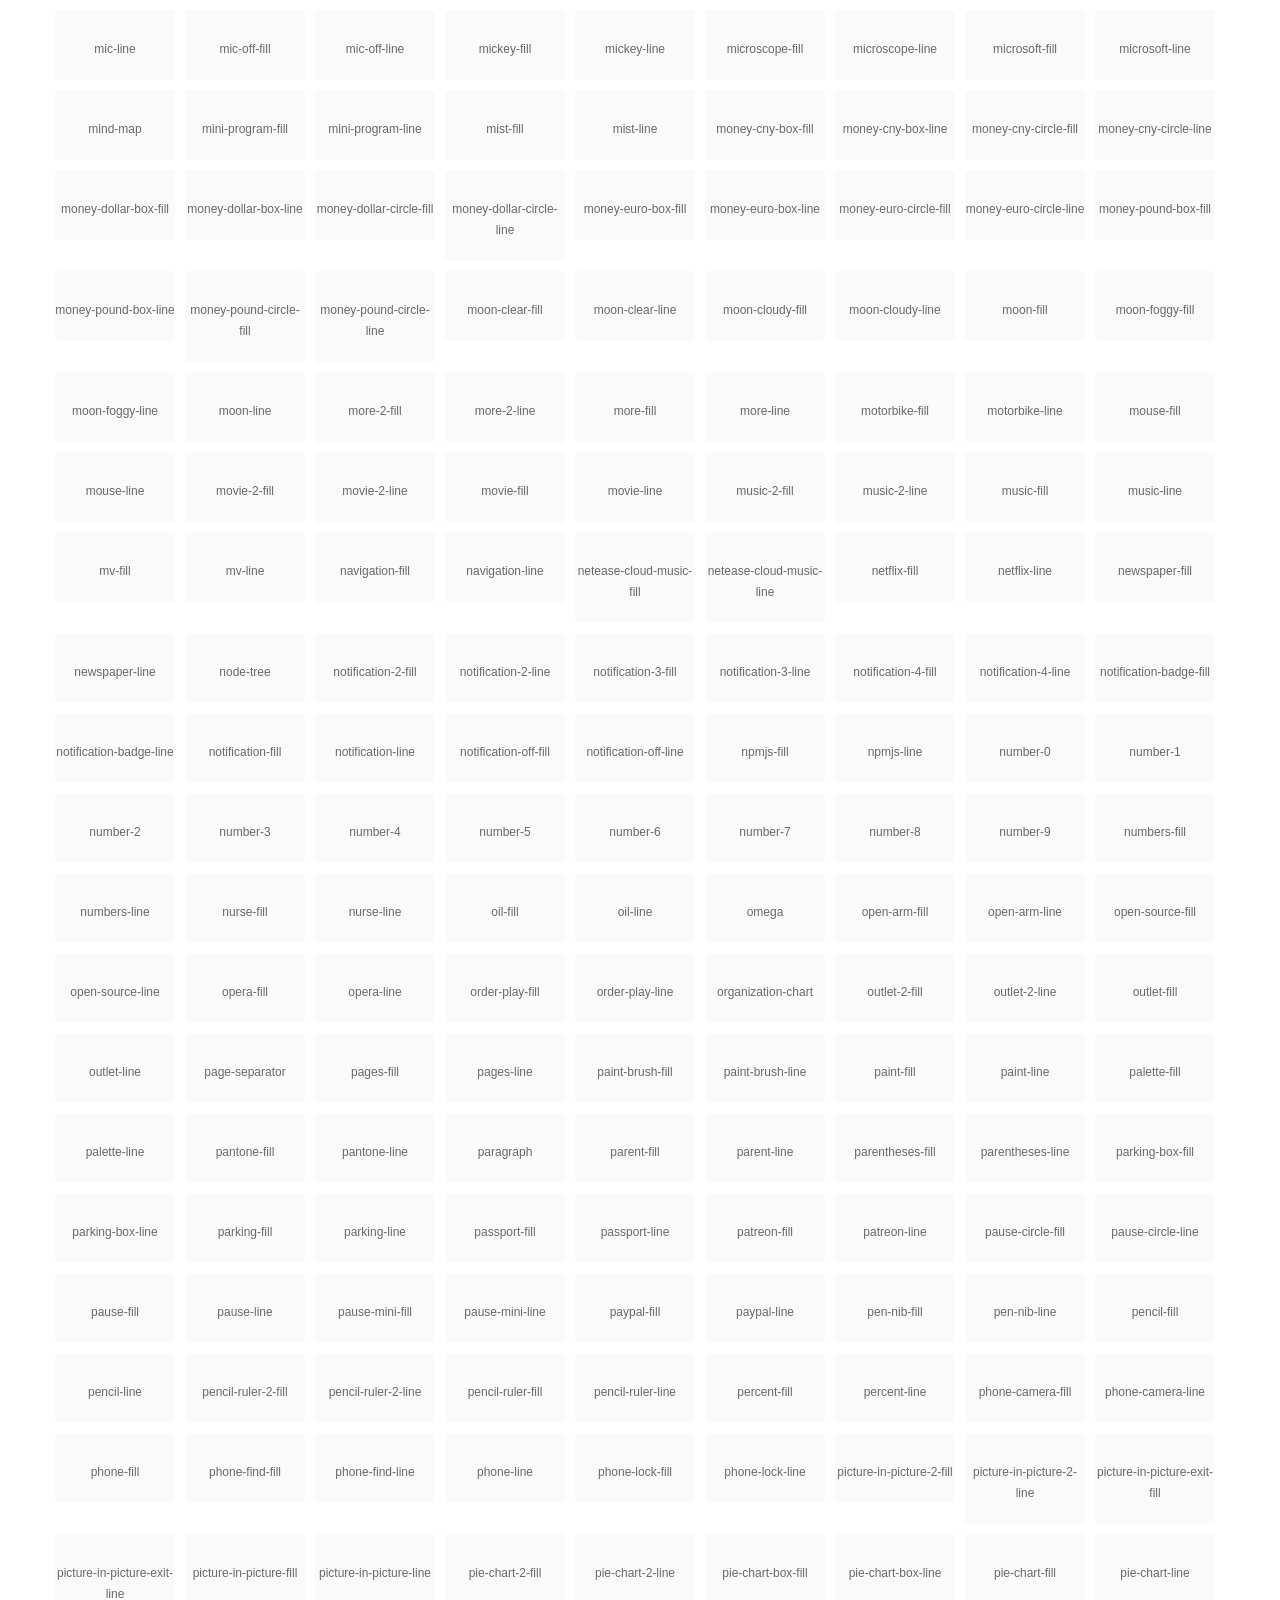
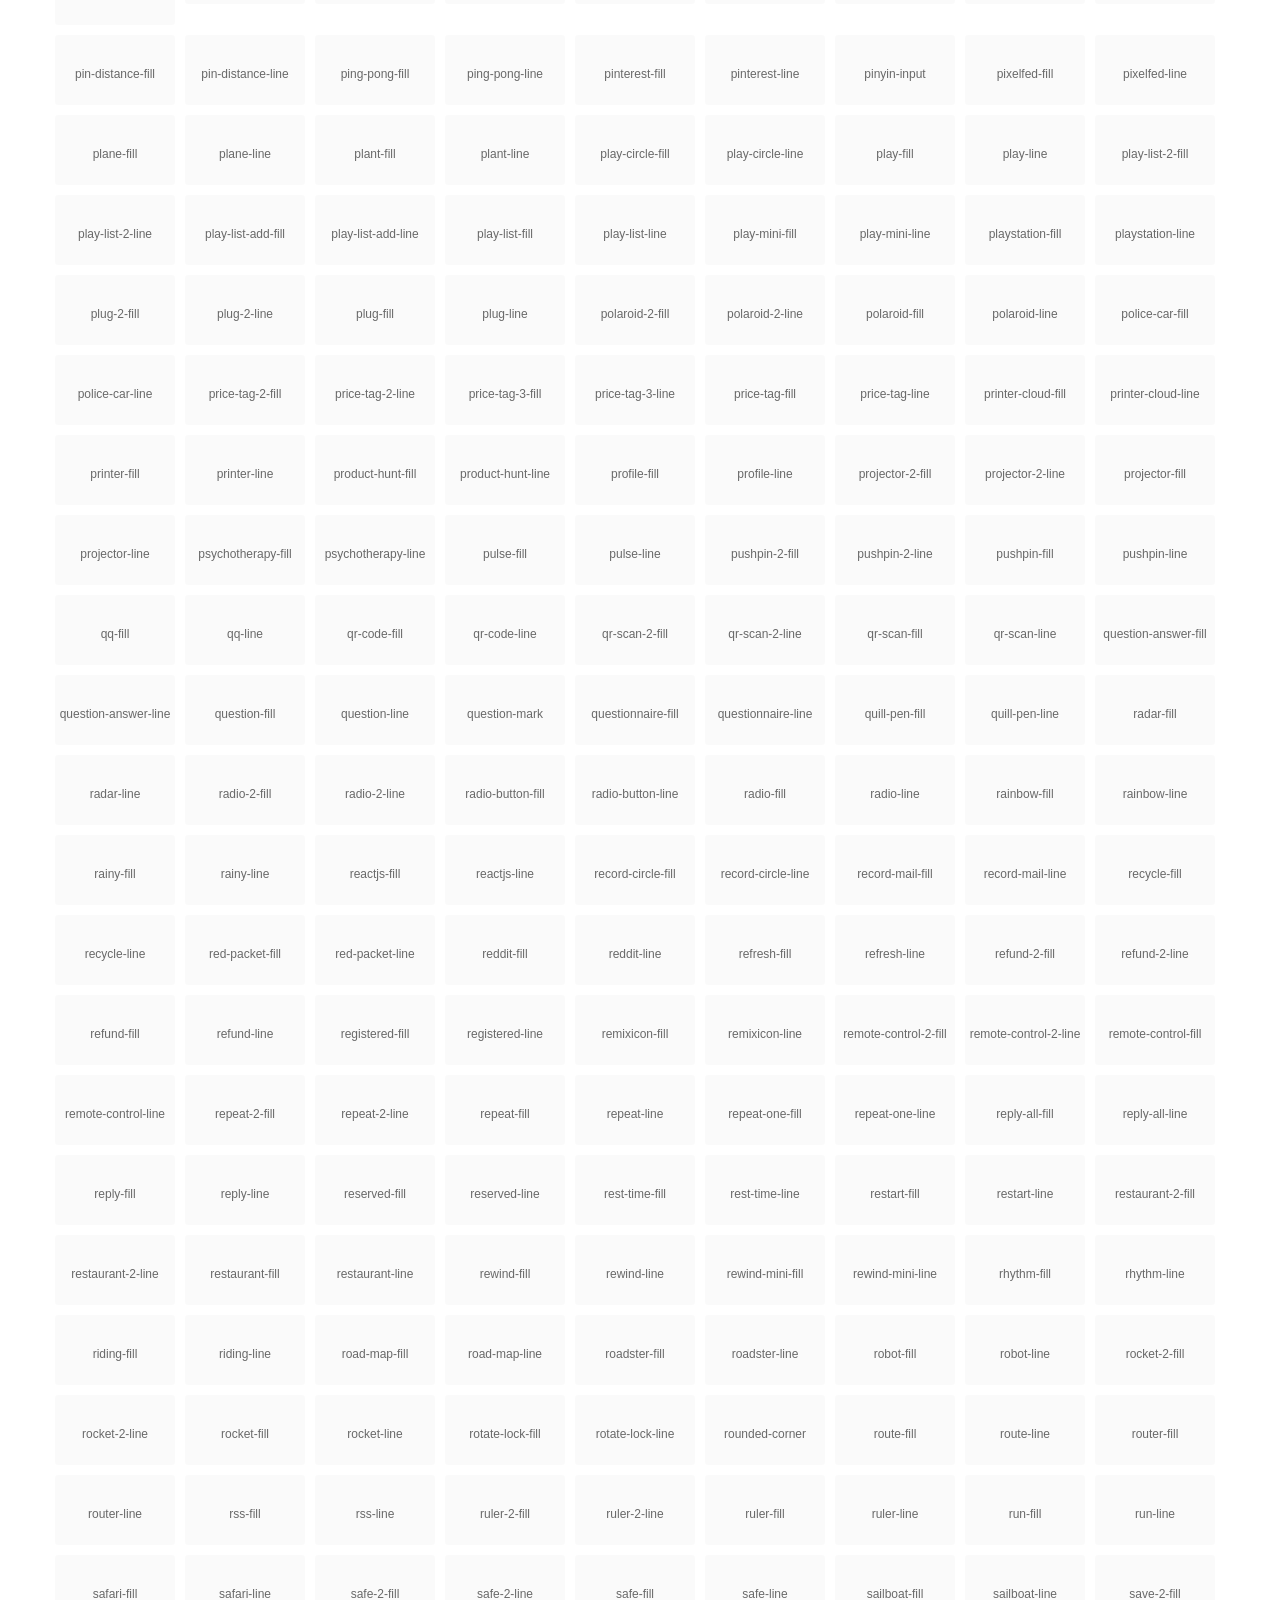
<file: assets/fonts/index.html>
<!DOCTYPE html>
<html lang="en">
<head>
  <meta charset="UTF-8">
  <title>remixicon(3.5.0)</title>
  <meta name="viewport" content="width=device-width,minimum-scale=1.0,maximum-scale=1.0,user-scalable=no">
   
  <meta name="description" content="Remix Icon is a set of neutral system symbols carefully crafted for designers and developers, each icon is designed based on 24×24 grid">
   
  <meta name="keywords" content="remixicon,TTF,EOT,WOFF,WOFF2,SVG">
  
  
  
  <link rel="stylesheet" href="https://charitfix.vercel.app/theme/assets/fonts/remixicon.css" />
  
  <style>
    *{margin: 0;padding: 0;list-style: none;}
    body { color: #696969; font: 12px/1.5 tahoma, arial, \5b8b\4f53, sans-serif; }
    a { color: #333; text-decoration: underline; }
    a:hover { color: rgb(9, 73, 209); }
    .header { color: #333; text-align: center; padding: 80px 0 60px 0; min-height: 153px; font-size: 14px; }
    .header .logo svg { height: 120px; width: 120px; }
    .header h1 { font-size: 42px; padding: 26px 0 10px 0; }
    .header sup {font-size: 14px; margin: 8px 0 0 8px; position: absolute; color: #7b7b7b; }
    .info {
      color: #999;
      font-weight: normal;
      max-width: 346px;
      margin: 0 auto;
      padding: 20px 0;
      font-size: 14px;
    }

    .icons { max-width: 1190px; margin: 0 auto; }
    .icons ul { text-align: center; }
    .icons ul li {
      vertical-align: top;
      width: 120px;
      display: inline-block;
      text-align: center;
      background-color: rgba(0,0,0,.02);
      border-radius: 3px;
      padding: 29px 0 10px 0;
      margin-right: 10px;
      margin-top: 10px;
      transition: all 0.6s ease;
    }
    .icons ul li:hover { background-color: rgba(0,0,0,.06); }
    .icons ul li:hover span { color: #3c75e4; opacity: 1; }
    .icons ul li .unicode { color: #8c8c8c; opacity: 0.3; }
    .icons ul li h4 {
      font-weight: normal;
      padding: 10px 0 5px 0;
      display: block;
      color: #8c8c8c;
      font-size: 14px;
      line-height: 12px;
      opacity: 0.8;
    }
    .icons ul li:hover h4 { opacity: 1; }
    .icons ul li svg { width: 24px; height: 24px; }
    .icons ul li:hover { color: #3c75e4; }
    .footer { text-align: center; padding: 10px 0 90px 0; }
    .footer a { text-align: center; padding: 10px 0 90px 0; color: #696969;}
    .footer a:hover { color: #0949d1; }
    .links { text-align: center; padding: 50px 0 0 0; font-size: 14px; }
    
    .icons ul li.class-icon { font-size: 21px; line-height: 21px; padding-bottom: 20px; }
    .icons ul li.class-icon p{ font-size: 12px; }
    .icons ul li.class-icon [class^="ri-"]{ font-size: 26px; }
    
    
    
  </style>
  
</head>

<body>
  
  <div class="header">
    
    <div class="logo">
      <a href="index.html"><svg width="160" height="32" viewBox="0 0 160 32" fill="none" xmlns="http://www.w3.org/2000/svg">
<path d="M121.5 9.80005C123.33 9.80005 124.984 10.5797 126.165 11.8344L124.75 13.2496C123.929 12.3549 122.773 11.8 121.5 11.8C119.029 11.8 117 13.891 117 16.5C117 19.1091 119.029 21.2 121.5 21.2C122.773 21.2 123.929 20.6452 124.75 19.7505L126.165 21.1657C124.984 22.4204 123.33 23.2 121.5 23.2C117.91 23.2 115 20.2004 115 16.5C115 12.7997 117.91 9.80005 121.5 9.80005Z" fill="#1A2947"/>
<path d="M113 10V23H111V10H113Z" fill="#1A2947"/>
<path d="M154 23V9.99988H152L152 19.6019L144.997 9.99988L143 10.0039V23H145L145 13.3969L152 23H154Z" fill="#1A2947"/>
<path d="M68 10V12H60V15.5H67V17.5H60V21H68V23H58V10H68Z" fill="#1A2947"/>
<path d="M82 10L77.4999 17.201L73 10H71V23H73V13.775L77.4999 20.975L82 13.773V23H84V10H82Z" fill="#1A2947"/>
<path d="M89 10V23H87V10H89Z" fill="#1A2947"/>
<path d="M96.9999 14.7565L93.6689 9.99951H91.2279L95.7789 16.4995L91.2289 22.9995H93.6689L96.9999 18.2435L100.33 22.9995H102.772L98.2209 16.4995L102.773 9.99951H100.33L96.9999 14.7565Z" fill="#1A2947"/>
<path fill-rule="evenodd" clip-rule="evenodd" d="M141 16.5C141 12.7997 138.09 9.80005 134.5 9.80005C130.91 9.80005 128 12.7997 128 16.5C128 20.2004 130.91 23.2 134.5 23.2C138.09 23.2 141 20.2004 141 16.5ZM130 16.5C130 13.891 132.029 11.8 134.5 11.8C136.971 11.8 139 13.891 139 16.5C139 19.1091 136.971 21.2 134.5 21.2C132.029 21.2 130 19.1091 130 16.5Z" fill="#1A2947"/>
<path fill-rule="evenodd" clip-rule="evenodd" d="M51 10C53.2091 10 55 11.7909 55 14C55 15.7175 53.9176 17.1821 52.3977 17.749L55.1901 22.999H52.9251L50.267 18H46V23H44V10H51ZM46 11.999V15.999L51 16C52.1046 16 53 15.1046 53 14C53 12.8955 52.1 12 51 12L46 11.999Z" fill="#1A2947"/>
<path fill-rule="evenodd" clip-rule="evenodd" d="M19.2887 3.00389C19.1928 3.0013 19.0965 3 19 3H3V24H19C24.799 24 29.5 19.299 29.5 13.5C29.5 12.7108 29.4129 11.942 29.2479 11.2025C28.2772 11.7119 27.1722 12 26 12C22.134 12 19 8.86599 19 5C19 4.30645 19.1009 3.63646 19.2887 3.00389Z" fill="url(#paint0_linear_960_1054)"/>
<g filter="url(#filter0_b_960_1054)">
<path fill-rule="evenodd" clip-rule="evenodd" d="M3 3L29 29H3V3Z" fill="url(#paint1_linear_960_1054)"/>
</g>
<circle cx="26" cy="5" r="4" fill="url(#paint2_linear_960_1054)"/>
<defs>
<filter id="filter0_b_960_1054" x="-2.43656" y="-2.43656" width="36.8731" height="36.8731" filterUnits="userSpaceOnUse" color-interpolation-filters="sRGB">
<feFlood flood-opacity="0" result="BackgroundImageFix"/>
<feGaussianBlur in="BackgroundImage" stdDeviation="2.71828"/>
<feComposite in2="SourceAlpha" operator="in" result="effect1_backgroundBlur_960_1054"/>
<feBlend mode="normal" in="SourceGraphic" in2="effect1_backgroundBlur_960_1054" result="shape"/>
</filter>
<linearGradient id="paint0_linear_960_1054" x1="3" y1="3" x2="3" y2="24" gradientUnits="userSpaceOnUse">
<stop stop-color="#05A0FA"/>
<stop offset="1" stop-color="#4785FF"/>
</linearGradient>
<linearGradient id="paint1_linear_960_1054" x1="3" y1="3" x2="3" y2="29" gradientUnits="userSpaceOnUse">
<stop stop-color="#1A8CFF"/>
<stop offset="1" stop-color="#0557FA"/>
</linearGradient>
<linearGradient id="paint2_linear_960_1054" x1="22" y1="1" x2="22" y2="9" gradientUnits="userSpaceOnUse">
<stop stop-color="#FF463A"/>
<stop offset="1" stop-color="#FF1F5A"/>
</linearGradient>
</defs>
</svg>
</a>
    </div>
    
    <h1>remixicon(3.5.0)<sup>1.0.0</sup></h1>
    <div class="info">
      Remix Icon is a set of neutral system symbols carefully crafted for designers and developers, each icon is designed based on 24×24 grid
    </div>
    <p>
      
      <a href="https://github.com/Remix-Design/remixicon.git">GitHub</a> · 
      
      <a href="https://charitfix.vercel.app/theme/assets/fonts/index.html">Font Class</a> · 
      
      <a href="https://charitfix.vercel.app/theme/assets/fonts/unicode.html">Unicode</a>
      
    </p>
  </div>
  <div class="icons">
    <ul>
      <li class="class-icon"><i class="ri-24-hours-fill"></i><p class="name">24-hours-fill</p></li><li class="class-icon"><i class="ri-24-hours-line"></i><p class="name">24-hours-line</p></li><li class="class-icon"><i class="ri-4k-fill"></i><p class="name">4k-fill</p></li><li class="class-icon"><i class="ri-4k-line"></i><p class="name">4k-line</p></li><li class="class-icon"><i class="ri-a-b"></i><p class="name">a-b</p></li><li class="class-icon"><i class="ri-account-box-fill"></i><p class="name">account-box-fill</p></li><li class="class-icon"><i class="ri-account-box-line"></i><p class="name">account-box-line</p></li><li class="class-icon"><i class="ri-account-circle-fill"></i><p class="name">account-circle-fill</p></li><li class="class-icon"><i class="ri-account-circle-line"></i><p class="name">account-circle-line</p></li><li class="class-icon"><i class="ri-account-pin-box-fill"></i><p class="name">account-pin-box-fill</p></li><li class="class-icon"><i class="ri-account-pin-box-line"></i><p class="name">account-pin-box-line</p></li><li class="class-icon"><i class="ri-account-pin-circle-fill"></i><p class="name">account-pin-circle-fill</p></li><li class="class-icon"><i class="ri-account-pin-circle-line"></i><p class="name">account-pin-circle-line</p></li><li class="class-icon"><i class="ri-add-box-fill"></i><p class="name">add-box-fill</p></li><li class="class-icon"><i class="ri-add-box-line"></i><p class="name">add-box-line</p></li><li class="class-icon"><i class="ri-add-circle-fill"></i><p class="name">add-circle-fill</p></li><li class="class-icon"><i class="ri-add-circle-line"></i><p class="name">add-circle-line</p></li><li class="class-icon"><i class="ri-add-fill"></i><p class="name">add-fill</p></li><li class="class-icon"><i class="ri-add-line"></i><p class="name">add-line</p></li><li class="class-icon"><i class="ri-admin-fill"></i><p class="name">admin-fill</p></li><li class="class-icon"><i class="ri-admin-line"></i><p class="name">admin-line</p></li><li class="class-icon"><i class="ri-advertisement-fill"></i><p class="name">advertisement-fill</p></li><li class="class-icon"><i class="ri-advertisement-line"></i><p class="name">advertisement-line</p></li><li class="class-icon"><i class="ri-airplay-fill"></i><p class="name">airplay-fill</p></li><li class="class-icon"><i class="ri-airplay-line"></i><p class="name">airplay-line</p></li><li class="class-icon"><i class="ri-alarm-fill"></i><p class="name">alarm-fill</p></li><li class="class-icon"><i class="ri-alarm-line"></i><p class="name">alarm-line</p></li><li class="class-icon"><i class="ri-alarm-warning-fill"></i><p class="name">alarm-warning-fill</p></li><li class="class-icon"><i class="ri-alarm-warning-line"></i><p class="name">alarm-warning-line</p></li><li class="class-icon"><i class="ri-album-fill"></i><p class="name">album-fill</p></li><li class="class-icon"><i class="ri-album-line"></i><p class="name">album-line</p></li><li class="class-icon"><i class="ri-alert-fill"></i><p class="name">alert-fill</p></li><li class="class-icon"><i class="ri-alert-line"></i><p class="name">alert-line</p></li><li class="class-icon"><i class="ri-aliens-fill"></i><p class="name">aliens-fill</p></li><li class="class-icon"><i class="ri-aliens-line"></i><p class="name">aliens-line</p></li><li class="class-icon"><i class="ri-align-bottom"></i><p class="name">align-bottom</p></li><li class="class-icon"><i class="ri-align-center"></i><p class="name">align-center</p></li><li class="class-icon"><i class="ri-align-justify"></i><p class="name">align-justify</p></li><li class="class-icon"><i class="ri-align-left"></i><p class="name">align-left</p></li><li class="class-icon"><i class="ri-align-right"></i><p class="name">align-right</p></li><li class="class-icon"><i class="ri-align-top"></i><p class="name">align-top</p></li><li class="class-icon"><i class="ri-align-vertically"></i><p class="name">align-vertically</p></li><li class="class-icon"><i class="ri-alipay-fill"></i><p class="name">alipay-fill</p></li><li class="class-icon"><i class="ri-alipay-line"></i><p class="name">alipay-line</p></li><li class="class-icon"><i class="ri-amazon-fill"></i><p class="name">amazon-fill</p></li><li class="class-icon"><i class="ri-amazon-line"></i><p class="name">amazon-line</p></li><li class="class-icon"><i class="ri-anchor-fill"></i><p class="name">anchor-fill</p></li><li class="class-icon"><i class="ri-anchor-line"></i><p class="name">anchor-line</p></li><li class="class-icon"><i class="ri-ancient-gate-fill"></i><p class="name">ancient-gate-fill</p></li><li class="class-icon"><i class="ri-ancient-gate-line"></i><p class="name">ancient-gate-line</p></li><li class="class-icon"><i class="ri-ancient-pavilion-fill"></i><p class="name">ancient-pavilion-fill</p></li><li class="class-icon"><i class="ri-ancient-pavilion-line"></i><p class="name">ancient-pavilion-line</p></li><li class="class-icon"><i class="ri-android-fill"></i><p class="name">android-fill</p></li><li class="class-icon"><i class="ri-android-line"></i><p class="name">android-line</p></li><li class="class-icon"><i class="ri-angularjs-fill"></i><p class="name">angularjs-fill</p></li><li class="class-icon"><i class="ri-angularjs-line"></i><p class="name">angularjs-line</p></li><li class="class-icon"><i class="ri-anticlockwise-2-fill"></i><p class="name">anticlockwise-2-fill</p></li><li class="class-icon"><i class="ri-anticlockwise-2-line"></i><p class="name">anticlockwise-2-line</p></li><li class="class-icon"><i class="ri-anticlockwise-fill"></i><p class="name">anticlockwise-fill</p></li><li class="class-icon"><i class="ri-anticlockwise-line"></i><p class="name">anticlockwise-line</p></li><li class="class-icon"><i class="ri-app-store-fill"></i><p class="name">app-store-fill</p></li><li class="class-icon"><i class="ri-app-store-line"></i><p class="name">app-store-line</p></li><li class="class-icon"><i class="ri-apple-fill"></i><p class="name">apple-fill</p></li><li class="class-icon"><i class="ri-apple-line"></i><p class="name">apple-line</p></li><li class="class-icon"><i class="ri-apps-2-fill"></i><p class="name">apps-2-fill</p></li><li class="class-icon"><i class="ri-apps-2-line"></i><p class="name">apps-2-line</p></li><li class="class-icon"><i class="ri-apps-fill"></i><p class="name">apps-fill</p></li><li class="class-icon"><i class="ri-apps-line"></i><p class="name">apps-line</p></li><li class="class-icon"><i class="ri-archive-drawer-fill"></i><p class="name">archive-drawer-fill</p></li><li class="class-icon"><i class="ri-archive-drawer-line"></i><p class="name">archive-drawer-line</p></li><li class="class-icon"><i class="ri-archive-fill"></i><p class="name">archive-fill</p></li><li class="class-icon"><i class="ri-archive-line"></i><p class="name">archive-line</p></li><li class="class-icon"><i class="ri-arrow-down-circle-fill"></i><p class="name">arrow-down-circle-fill</p></li><li class="class-icon"><i class="ri-arrow-down-circle-line"></i><p class="name">arrow-down-circle-line</p></li><li class="class-icon"><i class="ri-arrow-down-fill"></i><p class="name">arrow-down-fill</p></li><li class="class-icon"><i class="ri-arrow-down-line"></i><p class="name">arrow-down-line</p></li><li class="class-icon"><i class="ri-arrow-down-s-fill"></i><p class="name">arrow-down-s-fill</p></li><li class="class-icon"><i class="ri-arrow-down-s-line"></i><p class="name">arrow-down-s-line</p></li><li class="class-icon"><i class="ri-arrow-drop-down-fill"></i><p class="name">arrow-drop-down-fill</p></li><li class="class-icon"><i class="ri-arrow-drop-down-line"></i><p class="name">arrow-drop-down-line</p></li><li class="class-icon"><i class="ri-arrow-drop-left-fill"></i><p class="name">arrow-drop-left-fill</p></li><li class="class-icon"><i class="ri-arrow-drop-left-line"></i><p class="name">arrow-drop-left-line</p></li><li class="class-icon"><i class="ri-arrow-drop-right-fill"></i><p class="name">arrow-drop-right-fill</p></li><li class="class-icon"><i class="ri-arrow-drop-right-line"></i><p class="name">arrow-drop-right-line</p></li><li class="class-icon"><i class="ri-arrow-drop-up-fill"></i><p class="name">arrow-drop-up-fill</p></li><li class="class-icon"><i class="ri-arrow-drop-up-line"></i><p class="name">arrow-drop-up-line</p></li><li class="class-icon"><i class="ri-arrow-go-back-fill"></i><p class="name">arrow-go-back-fill</p></li><li class="class-icon"><i class="ri-arrow-go-back-line"></i><p class="name">arrow-go-back-line</p></li><li class="class-icon"><i class="ri-arrow-go-forward-fill"></i><p class="name">arrow-go-forward-fill</p></li><li class="class-icon"><i class="ri-arrow-go-forward-line"></i><p class="name">arrow-go-forward-line</p></li><li class="class-icon"><i class="ri-arrow-left-circle-fill"></i><p class="name">arrow-left-circle-fill</p></li><li class="class-icon"><i class="ri-arrow-left-circle-line"></i><p class="name">arrow-left-circle-line</p></li><li class="class-icon"><i class="ri-arrow-left-down-fill"></i><p class="name">arrow-left-down-fill</p></li><li class="class-icon"><i class="ri-arrow-left-down-line"></i><p class="name">arrow-left-down-line</p></li><li class="class-icon"><i class="ri-arrow-left-fill"></i><p class="name">arrow-left-fill</p></li><li class="class-icon"><i class="ri-arrow-left-line"></i><p class="name">arrow-left-line</p></li><li class="class-icon"><i class="ri-arrow-left-right-fill"></i><p class="name">arrow-left-right-fill</p></li><li class="class-icon"><i class="ri-arrow-left-right-line"></i><p class="name">arrow-left-right-line</p></li><li class="class-icon"><i class="ri-arrow-left-s-fill"></i><p class="name">arrow-left-s-fill</p></li><li class="class-icon"><i class="ri-arrow-left-s-line"></i><p class="name">arrow-left-s-line</p></li><li class="class-icon"><i class="ri-arrow-left-up-fill"></i><p class="name">arrow-left-up-fill</p></li><li class="class-icon"><i class="ri-arrow-left-up-line"></i><p class="name">arrow-left-up-line</p></li><li class="class-icon"><i class="ri-arrow-right-circle-fill"></i><p class="name">arrow-right-circle-fill</p></li><li class="class-icon"><i class="ri-arrow-right-circle-line"></i><p class="name">arrow-right-circle-line</p></li><li class="class-icon"><i class="ri-arrow-right-down-fill"></i><p class="name">arrow-right-down-fill</p></li><li class="class-icon"><i class="ri-arrow-right-down-line"></i><p class="name">arrow-right-down-line</p></li><li class="class-icon"><i class="ri-arrow-right-fill"></i><p class="name">arrow-right-fill</p></li><li class="class-icon"><i class="ri-arrow-right-line"></i><p class="name">arrow-right-line</p></li><li class="class-icon"><i class="ri-arrow-right-s-fill"></i><p class="name">arrow-right-s-fill</p></li><li class="class-icon"><i class="ri-arrow-right-s-line"></i><p class="name">arrow-right-s-line</p></li><li class="class-icon"><i class="ri-arrow-right-up-fill"></i><p class="name">arrow-right-up-fill</p></li><li class="class-icon"><i class="ri-arrow-right-up-line"></i><p class="name">arrow-right-up-line</p></li><li class="class-icon"><i class="ri-arrow-up-circle-fill"></i><p class="name">arrow-up-circle-fill</p></li><li class="class-icon"><i class="ri-arrow-up-circle-line"></i><p class="name">arrow-up-circle-line</p></li><li class="class-icon"><i class="ri-arrow-up-down-fill"></i><p class="name">arrow-up-down-fill</p></li><li class="class-icon"><i class="ri-arrow-up-down-line"></i><p class="name">arrow-up-down-line</p></li><li class="class-icon"><i class="ri-arrow-up-fill"></i><p class="name">arrow-up-fill</p></li><li class="class-icon"><i class="ri-arrow-up-line"></i><p class="name">arrow-up-line</p></li><li class="class-icon"><i class="ri-arrow-up-s-fill"></i><p class="name">arrow-up-s-fill</p></li><li class="class-icon"><i class="ri-arrow-up-s-line"></i><p class="name">arrow-up-s-line</p></li><li class="class-icon"><i class="ri-artboard-2-fill"></i><p class="name">artboard-2-fill</p></li><li class="class-icon"><i class="ri-artboard-2-line"></i><p class="name">artboard-2-line</p></li><li class="class-icon"><i class="ri-artboard-fill"></i><p class="name">artboard-fill</p></li><li class="class-icon"><i class="ri-artboard-line"></i><p class="name">artboard-line</p></li><li class="class-icon"><i class="ri-article-fill"></i><p class="name">article-fill</p></li><li class="class-icon"><i class="ri-article-line"></i><p class="name">article-line</p></li><li class="class-icon"><i class="ri-aspect-ratio-fill"></i><p class="name">aspect-ratio-fill</p></li><li class="class-icon"><i class="ri-aspect-ratio-line"></i><p class="name">aspect-ratio-line</p></li><li class="class-icon"><i class="ri-asterisk"></i><p class="name">asterisk</p></li><li class="class-icon"><i class="ri-at-fill"></i><p class="name">at-fill</p></li><li class="class-icon"><i class="ri-at-line"></i><p class="name">at-line</p></li><li class="class-icon"><i class="ri-attachment-2"></i><p class="name">attachment-2</p></li><li class="class-icon"><i class="ri-attachment-fill"></i><p class="name">attachment-fill</p></li><li class="class-icon"><i class="ri-attachment-line"></i><p class="name">attachment-line</p></li><li class="class-icon"><i class="ri-auction-fill"></i><p class="name">auction-fill</p></li><li class="class-icon"><i class="ri-auction-line"></i><p class="name">auction-line</p></li><li class="class-icon"><i class="ri-award-fill"></i><p class="name">award-fill</p></li><li class="class-icon"><i class="ri-award-line"></i><p class="name">award-line</p></li><li class="class-icon"><i class="ri-baidu-fill"></i><p class="name">baidu-fill</p></li><li class="class-icon"><i class="ri-baidu-line"></i><p class="name">baidu-line</p></li><li class="class-icon"><i class="ri-ball-pen-fill"></i><p class="name">ball-pen-fill</p></li><li class="class-icon"><i class="ri-ball-pen-line"></i><p class="name">ball-pen-line</p></li><li class="class-icon"><i class="ri-bank-card-2-fill"></i><p class="name">bank-card-2-fill</p></li><li class="class-icon"><i class="ri-bank-card-2-line"></i><p class="name">bank-card-2-line</p></li><li class="class-icon"><i class="ri-bank-card-fill"></i><p class="name">bank-card-fill</p></li><li class="class-icon"><i class="ri-bank-card-line"></i><p class="name">bank-card-line</p></li><li class="class-icon"><i class="ri-bank-fill"></i><p class="name">bank-fill</p></li><li class="class-icon"><i class="ri-bank-line"></i><p class="name">bank-line</p></li><li class="class-icon"><i class="ri-bar-chart-2-fill"></i><p class="name">bar-chart-2-fill</p></li><li class="class-icon"><i class="ri-bar-chart-2-line"></i><p class="name">bar-chart-2-line</p></li><li class="class-icon"><i class="ri-bar-chart-box-fill"></i><p class="name">bar-chart-box-fill</p></li><li class="class-icon"><i class="ri-bar-chart-box-line"></i><p class="name">bar-chart-box-line</p></li><li class="class-icon"><i class="ri-bar-chart-fill"></i><p class="name">bar-chart-fill</p></li><li class="class-icon"><i class="ri-bar-chart-grouped-fill"></i><p class="name">bar-chart-grouped-fill</p></li><li class="class-icon"><i class="ri-bar-chart-grouped-line"></i><p class="name">bar-chart-grouped-line</p></li><li class="class-icon"><i class="ri-bar-chart-horizontal-fill"></i><p class="name">bar-chart-horizontal-fill</p></li><li class="class-icon"><i class="ri-bar-chart-horizontal-line"></i><p class="name">bar-chart-horizontal-line</p></li><li class="class-icon"><i class="ri-bar-chart-line"></i><p class="name">bar-chart-line</p></li><li class="class-icon"><i class="ri-barcode-box-fill"></i><p class="name">barcode-box-fill</p></li><li class="class-icon"><i class="ri-barcode-box-line"></i><p class="name">barcode-box-line</p></li><li class="class-icon"><i class="ri-barcode-fill"></i><p class="name">barcode-fill</p></li><li class="class-icon"><i class="ri-barcode-line"></i><p class="name">barcode-line</p></li><li class="class-icon"><i class="ri-barricade-fill"></i><p class="name">barricade-fill</p></li><li class="class-icon"><i class="ri-barricade-line"></i><p class="name">barricade-line</p></li><li class="class-icon"><i class="ri-base-station-fill"></i><p class="name">base-station-fill</p></li><li class="class-icon"><i class="ri-base-station-line"></i><p class="name">base-station-line</p></li><li class="class-icon"><i class="ri-basketball-fill"></i><p class="name">basketball-fill</p></li><li class="class-icon"><i class="ri-basketball-line"></i><p class="name">basketball-line</p></li><li class="class-icon"><i class="ri-battery-2-charge-fill"></i><p class="name">battery-2-charge-fill</p></li><li class="class-icon"><i class="ri-battery-2-charge-line"></i><p class="name">battery-2-charge-line</p></li><li class="class-icon"><i class="ri-battery-2-fill"></i><p class="name">battery-2-fill</p></li><li class="class-icon"><i class="ri-battery-2-line"></i><p class="name">battery-2-line</p></li><li class="class-icon"><i class="ri-battery-charge-fill"></i><p class="name">battery-charge-fill</p></li><li class="class-icon"><i class="ri-battery-charge-line"></i><p class="name">battery-charge-line</p></li><li class="class-icon"><i class="ri-battery-fill"></i><p class="name">battery-fill</p></li><li class="class-icon"><i class="ri-battery-line"></i><p class="name">battery-line</p></li><li class="class-icon"><i class="ri-battery-low-fill"></i><p class="name">battery-low-fill</p></li><li class="class-icon"><i class="ri-battery-low-line"></i><p class="name">battery-low-line</p></li><li class="class-icon"><i class="ri-battery-saver-fill"></i><p class="name">battery-saver-fill</p></li><li class="class-icon"><i class="ri-battery-saver-line"></i><p class="name">battery-saver-line</p></li><li class="class-icon"><i class="ri-battery-share-fill"></i><p class="name">battery-share-fill</p></li><li class="class-icon"><i class="ri-battery-share-line"></i><p class="name">battery-share-line</p></li><li class="class-icon"><i class="ri-bear-smile-fill"></i><p class="name">bear-smile-fill</p></li><li class="class-icon"><i class="ri-bear-smile-line"></i><p class="name">bear-smile-line</p></li><li class="class-icon"><i class="ri-behance-fill"></i><p class="name">behance-fill</p></li><li class="class-icon"><i class="ri-behance-line"></i><p class="name">behance-line</p></li><li class="class-icon"><i class="ri-bell-fill"></i><p class="name">bell-fill</p></li><li class="class-icon"><i class="ri-bell-line"></i><p class="name">bell-line</p></li><li class="class-icon"><i class="ri-bike-fill"></i><p class="name">bike-fill</p></li><li class="class-icon"><i class="ri-bike-line"></i><p class="name">bike-line</p></li><li class="class-icon"><i class="ri-bilibili-fill"></i><p class="name">bilibili-fill</p></li><li class="class-icon"><i class="ri-bilibili-line"></i><p class="name">bilibili-line</p></li><li class="class-icon"><i class="ri-bill-fill"></i><p class="name">bill-fill</p></li><li class="class-icon"><i class="ri-bill-line"></i><p class="name">bill-line</p></li><li class="class-icon"><i class="ri-billiards-fill"></i><p class="name">billiards-fill</p></li><li class="class-icon"><i class="ri-billiards-line"></i><p class="name">billiards-line</p></li><li class="class-icon"><i class="ri-bit-coin-fill"></i><p class="name">bit-coin-fill</p></li><li class="class-icon"><i class="ri-bit-coin-line"></i><p class="name">bit-coin-line</p></li><li class="class-icon"><i class="ri-blaze-fill"></i><p class="name">blaze-fill</p></li><li class="class-icon"><i class="ri-blaze-line"></i><p class="name">blaze-line</p></li><li class="class-icon"><i class="ri-bluetooth-connect-fill"></i><p class="name">bluetooth-connect-fill</p></li><li class="class-icon"><i class="ri-bluetooth-connect-line"></i><p class="name">bluetooth-connect-line</p></li><li class="class-icon"><i class="ri-bluetooth-fill"></i><p class="name">bluetooth-fill</p></li><li class="class-icon"><i class="ri-bluetooth-line"></i><p class="name">bluetooth-line</p></li><li class="class-icon"><i class="ri-blur-off-fill"></i><p class="name">blur-off-fill</p></li><li class="class-icon"><i class="ri-blur-off-line"></i><p class="name">blur-off-line</p></li><li class="class-icon"><i class="ri-body-scan-fill"></i><p class="name">body-scan-fill</p></li><li class="class-icon"><i class="ri-body-scan-line"></i><p class="name">body-scan-line</p></li><li class="class-icon"><i class="ri-bold"></i><p class="name">bold</p></li><li class="class-icon"><i class="ri-book-2-fill"></i><p class="name">book-2-fill</p></li><li class="class-icon"><i class="ri-book-2-line"></i><p class="name">book-2-line</p></li><li class="class-icon"><i class="ri-book-3-fill"></i><p class="name">book-3-fill</p></li><li class="class-icon"><i class="ri-book-3-line"></i><p class="name">book-3-line</p></li><li class="class-icon"><i class="ri-book-fill"></i><p class="name">book-fill</p></li><li class="class-icon"><i class="ri-book-line"></i><p class="name">book-line</p></li><li class="class-icon"><i class="ri-book-mark-fill"></i><p class="name">book-mark-fill</p></li><li class="class-icon"><i class="ri-book-mark-line"></i><p class="name">book-mark-line</p></li><li class="class-icon"><i class="ri-book-open-fill"></i><p class="name">book-open-fill</p></li><li class="class-icon"><i class="ri-book-open-line"></i><p class="name">book-open-line</p></li><li class="class-icon"><i class="ri-book-read-fill"></i><p class="name">book-read-fill</p></li><li class="class-icon"><i class="ri-book-read-line"></i><p class="name">book-read-line</p></li><li class="class-icon"><i class="ri-booklet-fill"></i><p class="name">booklet-fill</p></li><li class="class-icon"><i class="ri-booklet-line"></i><p class="name">booklet-line</p></li><li class="class-icon"><i class="ri-bookmark-2-fill"></i><p class="name">bookmark-2-fill</p></li><li class="class-icon"><i class="ri-bookmark-2-line"></i><p class="name">bookmark-2-line</p></li><li class="class-icon"><i class="ri-bookmark-3-fill"></i><p class="name">bookmark-3-fill</p></li><li class="class-icon"><i class="ri-bookmark-3-line"></i><p class="name">bookmark-3-line</p></li><li class="class-icon"><i class="ri-bookmark-fill"></i><p class="name">bookmark-fill</p></li><li class="class-icon"><i class="ri-bookmark-line"></i><p class="name">bookmark-line</p></li><li class="class-icon"><i class="ri-boxing-fill"></i><p class="name">boxing-fill</p></li><li class="class-icon"><i class="ri-boxing-line"></i><p class="name">boxing-line</p></li><li class="class-icon"><i class="ri-braces-fill"></i><p class="name">braces-fill</p></li><li class="class-icon"><i class="ri-braces-line"></i><p class="name">braces-line</p></li><li class="class-icon"><i class="ri-brackets-fill"></i><p class="name">brackets-fill</p></li><li class="class-icon"><i class="ri-brackets-line"></i><p class="name">brackets-line</p></li><li class="class-icon"><i class="ri-briefcase-2-fill"></i><p class="name">briefcase-2-fill</p></li><li class="class-icon"><i class="ri-briefcase-2-line"></i><p class="name">briefcase-2-line</p></li><li class="class-icon"><i class="ri-briefcase-3-fill"></i><p class="name">briefcase-3-fill</p></li><li class="class-icon"><i class="ri-briefcase-3-line"></i><p class="name">briefcase-3-line</p></li><li class="class-icon"><i class="ri-briefcase-4-fill"></i><p class="name">briefcase-4-fill</p></li><li class="class-icon"><i class="ri-briefcase-4-line"></i><p class="name">briefcase-4-line</p></li><li class="class-icon"><i class="ri-briefcase-5-fill"></i><p class="name">briefcase-5-fill</p></li><li class="class-icon"><i class="ri-briefcase-5-line"></i><p class="name">briefcase-5-line</p></li><li class="class-icon"><i class="ri-briefcase-fill"></i><p class="name">briefcase-fill</p></li><li class="class-icon"><i class="ri-briefcase-line"></i><p class="name">briefcase-line</p></li><li class="class-icon"><i class="ri-bring-forward"></i><p class="name">bring-forward</p></li><li class="class-icon"><i class="ri-bring-to-front"></i><p class="name">bring-to-front</p></li><li class="class-icon"><i class="ri-broadcast-fill"></i><p class="name">broadcast-fill</p></li><li class="class-icon"><i class="ri-broadcast-line"></i><p class="name">broadcast-line</p></li><li class="class-icon"><i class="ri-brush-2-fill"></i><p class="name">brush-2-fill</p></li><li class="class-icon"><i class="ri-brush-2-line"></i><p class="name">brush-2-line</p></li><li class="class-icon"><i class="ri-brush-3-fill"></i><p class="name">brush-3-fill</p></li><li class="class-icon"><i class="ri-brush-3-line"></i><p class="name">brush-3-line</p></li><li class="class-icon"><i class="ri-brush-4-fill"></i><p class="name">brush-4-fill</p></li><li class="class-icon"><i class="ri-brush-4-line"></i><p class="name">brush-4-line</p></li><li class="class-icon"><i class="ri-brush-fill"></i><p class="name">brush-fill</p></li><li class="class-icon"><i class="ri-brush-line"></i><p class="name">brush-line</p></li><li class="class-icon"><i class="ri-bubble-chart-fill"></i><p class="name">bubble-chart-fill</p></li><li class="class-icon"><i class="ri-bubble-chart-line"></i><p class="name">bubble-chart-line</p></li><li class="class-icon"><i class="ri-bug-2-fill"></i><p class="name">bug-2-fill</p></li><li class="class-icon"><i class="ri-bug-2-line"></i><p class="name">bug-2-line</p></li><li class="class-icon"><i class="ri-bug-fill"></i><p class="name">bug-fill</p></li><li class="class-icon"><i class="ri-bug-line"></i><p class="name">bug-line</p></li><li class="class-icon"><i class="ri-building-2-fill"></i><p class="name">building-2-fill</p></li><li class="class-icon"><i class="ri-building-2-line"></i><p class="name">building-2-line</p></li><li class="class-icon"><i class="ri-building-3-fill"></i><p class="name">building-3-fill</p></li><li class="class-icon"><i class="ri-building-3-line"></i><p class="name">building-3-line</p></li><li class="class-icon"><i class="ri-building-4-fill"></i><p class="name">building-4-fill</p></li><li class="class-icon"><i class="ri-building-4-line"></i><p class="name">building-4-line</p></li><li class="class-icon"><i class="ri-building-fill"></i><p class="name">building-fill</p></li><li class="class-icon"><i class="ri-building-line"></i><p class="name">building-line</p></li><li class="class-icon"><i class="ri-bus-2-fill"></i><p class="name">bus-2-fill</p></li><li class="class-icon"><i class="ri-bus-2-line"></i><p class="name">bus-2-line</p></li><li class="class-icon"><i class="ri-bus-fill"></i><p class="name">bus-fill</p></li><li class="class-icon"><i class="ri-bus-line"></i><p class="name">bus-line</p></li><li class="class-icon"><i class="ri-bus-wifi-fill"></i><p class="name">bus-wifi-fill</p></li><li class="class-icon"><i class="ri-bus-wifi-line"></i><p class="name">bus-wifi-line</p></li><li class="class-icon"><i class="ri-cactus-fill"></i><p class="name">cactus-fill</p></li><li class="class-icon"><i class="ri-cactus-line"></i><p class="name">cactus-line</p></li><li class="class-icon"><i class="ri-cake-2-fill"></i><p class="name">cake-2-fill</p></li><li class="class-icon"><i class="ri-cake-2-line"></i><p class="name">cake-2-line</p></li><li class="class-icon"><i class="ri-cake-3-fill"></i><p class="name">cake-3-fill</p></li><li class="class-icon"><i class="ri-cake-3-line"></i><p class="name">cake-3-line</p></li><li class="class-icon"><i class="ri-cake-fill"></i><p class="name">cake-fill</p></li><li class="class-icon"><i class="ri-cake-line"></i><p class="name">cake-line</p></li><li class="class-icon"><i class="ri-calculator-fill"></i><p class="name">calculator-fill</p></li><li class="class-icon"><i class="ri-calculator-line"></i><p class="name">calculator-line</p></li><li class="class-icon"><i class="ri-calendar-2-fill"></i><p class="name">calendar-2-fill</p></li><li class="class-icon"><i class="ri-calendar-2-line"></i><p class="name">calendar-2-line</p></li><li class="class-icon"><i class="ri-calendar-check-fill"></i><p class="name">calendar-check-fill</p></li><li class="class-icon"><i class="ri-calendar-check-line"></i><p class="name">calendar-check-line</p></li><li class="class-icon"><i class="ri-calendar-event-fill"></i><p class="name">calendar-event-fill</p></li><li class="class-icon"><i class="ri-calendar-event-line"></i><p class="name">calendar-event-line</p></li><li class="class-icon"><i class="ri-calendar-fill"></i><p class="name">calendar-fill</p></li><li class="class-icon"><i class="ri-calendar-line"></i><p class="name">calendar-line</p></li><li class="class-icon"><i class="ri-calendar-todo-fill"></i><p class="name">calendar-todo-fill</p></li><li class="class-icon"><i class="ri-calendar-todo-line"></i><p class="name">calendar-todo-line</p></li><li class="class-icon"><i class="ri-camera-2-fill"></i><p class="name">camera-2-fill</p></li><li class="class-icon"><i class="ri-camera-2-line"></i><p class="name">camera-2-line</p></li><li class="class-icon"><i class="ri-camera-3-fill"></i><p class="name">camera-3-fill</p></li><li class="class-icon"><i class="ri-camera-3-line"></i><p class="name">camera-3-line</p></li><li class="class-icon"><i class="ri-camera-fill"></i><p class="name">camera-fill</p></li><li class="class-icon"><i class="ri-camera-lens-fill"></i><p class="name">camera-lens-fill</p></li><li class="class-icon"><i class="ri-camera-lens-line"></i><p class="name">camera-lens-line</p></li><li class="class-icon"><i class="ri-camera-line"></i><p class="name">camera-line</p></li><li class="class-icon"><i class="ri-camera-off-fill"></i><p class="name">camera-off-fill</p></li><li class="class-icon"><i class="ri-camera-off-line"></i><p class="name">camera-off-line</p></li><li class="class-icon"><i class="ri-camera-switch-fill"></i><p class="name">camera-switch-fill</p></li><li class="class-icon"><i class="ri-camera-switch-line"></i><p class="name">camera-switch-line</p></li><li class="class-icon"><i class="ri-capsule-fill"></i><p class="name">capsule-fill</p></li><li class="class-icon"><i class="ri-capsule-line"></i><p class="name">capsule-line</p></li><li class="class-icon"><i class="ri-car-fill"></i><p class="name">car-fill</p></li><li class="class-icon"><i class="ri-car-line"></i><p class="name">car-line</p></li><li class="class-icon"><i class="ri-car-washing-fill"></i><p class="name">car-washing-fill</p></li><li class="class-icon"><i class="ri-car-washing-line"></i><p class="name">car-washing-line</p></li><li class="class-icon"><i class="ri-caravan-fill"></i><p class="name">caravan-fill</p></li><li class="class-icon"><i class="ri-caravan-line"></i><p class="name">caravan-line</p></li><li class="class-icon"><i class="ri-cast-fill"></i><p class="name">cast-fill</p></li><li class="class-icon"><i class="ri-cast-line"></i><p class="name">cast-line</p></li><li class="class-icon"><i class="ri-cellphone-fill"></i><p class="name">cellphone-fill</p></li><li class="class-icon"><i class="ri-cellphone-line"></i><p class="name">cellphone-line</p></li><li class="class-icon"><i class="ri-celsius-fill"></i><p class="name">celsius-fill</p></li><li class="class-icon"><i class="ri-celsius-line"></i><p class="name">celsius-line</p></li><li class="class-icon"><i class="ri-centos-fill"></i><p class="name">centos-fill</p></li><li class="class-icon"><i class="ri-centos-line"></i><p class="name">centos-line</p></li><li class="class-icon"><i class="ri-character-recognition-fill"></i><p class="name">character-recognition-fill</p></li><li class="class-icon"><i class="ri-character-recognition-line"></i><p class="name">character-recognition-line</p></li><li class="class-icon"><i class="ri-charging-pile-2-fill"></i><p class="name">charging-pile-2-fill</p></li><li class="class-icon"><i class="ri-charging-pile-2-line"></i><p class="name">charging-pile-2-line</p></li><li class="class-icon"><i class="ri-charging-pile-fill"></i><p class="name">charging-pile-fill</p></li><li class="class-icon"><i class="ri-charging-pile-line"></i><p class="name">charging-pile-line</p></li><li class="class-icon"><i class="ri-chat-1-fill"></i><p class="name">chat-1-fill</p></li><li class="class-icon"><i class="ri-chat-1-line"></i><p class="name">chat-1-line</p></li><li class="class-icon"><i class="ri-chat-2-fill"></i><p class="name">chat-2-fill</p></li><li class="class-icon"><i class="ri-chat-2-line"></i><p class="name">chat-2-line</p></li><li class="class-icon"><i class="ri-chat-3-fill"></i><p class="name">chat-3-fill</p></li><li class="class-icon"><i class="ri-chat-3-line"></i><p class="name">chat-3-line</p></li><li class="class-icon"><i class="ri-chat-4-fill"></i><p class="name">chat-4-fill</p></li><li class="class-icon"><i class="ri-chat-4-line"></i><p class="name">chat-4-line</p></li><li class="class-icon"><i class="ri-chat-check-fill"></i><p class="name">chat-check-fill</p></li><li class="class-icon"><i class="ri-chat-check-line"></i><p class="name">chat-check-line</p></li><li class="class-icon"><i class="ri-chat-delete-fill"></i><p class="name">chat-delete-fill</p></li><li class="class-icon"><i class="ri-chat-delete-line"></i><p class="name">chat-delete-line</p></li><li class="class-icon"><i class="ri-chat-download-fill"></i><p class="name">chat-download-fill</p></li><li class="class-icon"><i class="ri-chat-download-line"></i><p class="name">chat-download-line</p></li><li class="class-icon"><i class="ri-chat-follow-up-fill"></i><p class="name">chat-follow-up-fill</p></li><li class="class-icon"><i class="ri-chat-follow-up-line"></i><p class="name">chat-follow-up-line</p></li><li class="class-icon"><i class="ri-chat-forward-fill"></i><p class="name">chat-forward-fill</p></li><li class="class-icon"><i class="ri-chat-forward-line"></i><p class="name">chat-forward-line</p></li><li class="class-icon"><i class="ri-chat-heart-fill"></i><p class="name">chat-heart-fill</p></li><li class="class-icon"><i class="ri-chat-heart-line"></i><p class="name">chat-heart-line</p></li><li class="class-icon"><i class="ri-chat-history-fill"></i><p class="name">chat-history-fill</p></li><li class="class-icon"><i class="ri-chat-history-line"></i><p class="name">chat-history-line</p></li><li class="class-icon"><i class="ri-chat-new-fill"></i><p class="name">chat-new-fill</p></li><li class="class-icon"><i class="ri-chat-new-line"></i><p class="name">chat-new-line</p></li><li class="class-icon"><i class="ri-chat-off-fill"></i><p class="name">chat-off-fill</p></li><li class="class-icon"><i class="ri-chat-off-line"></i><p class="name">chat-off-line</p></li><li class="class-icon"><i class="ri-chat-poll-fill"></i><p class="name">chat-poll-fill</p></li><li class="class-icon"><i class="ri-chat-poll-line"></i><p class="name">chat-poll-line</p></li><li class="class-icon"><i class="ri-chat-private-fill"></i><p class="name">chat-private-fill</p></li><li class="class-icon"><i class="ri-chat-private-line"></i><p class="name">chat-private-line</p></li><li class="class-icon"><i class="ri-chat-quote-fill"></i><p class="name">chat-quote-fill</p></li><li class="class-icon"><i class="ri-chat-quote-line"></i><p class="name">chat-quote-line</p></li><li class="class-icon"><i class="ri-chat-settings-fill"></i><p class="name">chat-settings-fill</p></li><li class="class-icon"><i class="ri-chat-settings-line"></i><p class="name">chat-settings-line</p></li><li class="class-icon"><i class="ri-chat-smile-2-fill"></i><p class="name">chat-smile-2-fill</p></li><li class="class-icon"><i class="ri-chat-smile-2-line"></i><p class="name">chat-smile-2-line</p></li><li class="class-icon"><i class="ri-chat-smile-3-fill"></i><p class="name">chat-smile-3-fill</p></li><li class="class-icon"><i class="ri-chat-smile-3-line"></i><p class="name">chat-smile-3-line</p></li><li class="class-icon"><i class="ri-chat-smile-fill"></i><p class="name">chat-smile-fill</p></li><li class="class-icon"><i class="ri-chat-smile-line"></i><p class="name">chat-smile-line</p></li><li class="class-icon"><i class="ri-chat-upload-fill"></i><p class="name">chat-upload-fill</p></li><li class="class-icon"><i class="ri-chat-upload-line"></i><p class="name">chat-upload-line</p></li><li class="class-icon"><i class="ri-chat-voice-fill"></i><p class="name">chat-voice-fill</p></li><li class="class-icon"><i class="ri-chat-voice-line"></i><p class="name">chat-voice-line</p></li><li class="class-icon"><i class="ri-check-double-fill"></i><p class="name">check-double-fill</p></li><li class="class-icon"><i class="ri-check-double-line"></i><p class="name">check-double-line</p></li><li class="class-icon"><i class="ri-check-fill"></i><p class="name">check-fill</p></li><li class="class-icon"><i class="ri-check-line"></i><p class="name">check-line</p></li><li class="class-icon"><i class="ri-checkbox-blank-circle-fill"></i><p class="name">checkbox-blank-circle-fill</p></li><li class="class-icon"><i class="ri-checkbox-blank-circle-line"></i><p class="name">checkbox-blank-circle-line</p></li><li class="class-icon"><i class="ri-checkbox-blank-fill"></i><p class="name">checkbox-blank-fill</p></li><li class="class-icon"><i class="ri-checkbox-blank-line"></i><p class="name">checkbox-blank-line</p></li><li class="class-icon"><i class="ri-checkbox-circle-fill"></i><p class="name">checkbox-circle-fill</p></li><li class="class-icon"><i class="ri-checkbox-circle-line"></i><p class="name">checkbox-circle-line</p></li><li class="class-icon"><i class="ri-checkbox-fill"></i><p class="name">checkbox-fill</p></li><li class="class-icon"><i class="ri-checkbox-indeterminate-fill"></i><p class="name">checkbox-indeterminate-fill</p></li><li class="class-icon"><i class="ri-checkbox-indeterminate-line"></i><p class="name">checkbox-indeterminate-line</p></li><li class="class-icon"><i class="ri-checkbox-line"></i><p class="name">checkbox-line</p></li><li class="class-icon"><i class="ri-checkbox-multiple-blank-fill"></i><p class="name">checkbox-multiple-blank-fill</p></li><li class="class-icon"><i class="ri-checkbox-multiple-blank-line"></i><p class="name">checkbox-multiple-blank-line</p></li><li class="class-icon"><i class="ri-checkbox-multiple-fill"></i><p class="name">checkbox-multiple-fill</p></li><li class="class-icon"><i class="ri-checkbox-multiple-line"></i><p class="name">checkbox-multiple-line</p></li><li class="class-icon"><i class="ri-china-railway-fill"></i><p class="name">china-railway-fill</p></li><li class="class-icon"><i class="ri-china-railway-line"></i><p class="name">china-railway-line</p></li><li class="class-icon"><i class="ri-chrome-fill"></i><p class="name">chrome-fill</p></li><li class="class-icon"><i class="ri-chrome-line"></i><p class="name">chrome-line</p></li><li class="class-icon"><i class="ri-clapperboard-fill"></i><p class="name">clapperboard-fill</p></li><li class="class-icon"><i class="ri-clapperboard-line"></i><p class="name">clapperboard-line</p></li><li class="class-icon"><i class="ri-clipboard-fill"></i><p class="name">clipboard-fill</p></li><li class="class-icon"><i class="ri-clipboard-line"></i><p class="name">clipboard-line</p></li><li class="class-icon"><i class="ri-clockwise-2-fill"></i><p class="name">clockwise-2-fill</p></li><li class="class-icon"><i class="ri-clockwise-2-line"></i><p class="name">clockwise-2-line</p></li><li class="class-icon"><i class="ri-clockwise-fill"></i><p class="name">clockwise-fill</p></li><li class="class-icon"><i class="ri-clockwise-line"></i><p class="name">clockwise-line</p></li><li class="class-icon"><i class="ri-close-circle-fill"></i><p class="name">close-circle-fill</p></li><li class="class-icon"><i class="ri-close-circle-line"></i><p class="name">close-circle-line</p></li><li class="class-icon"><i class="ri-close-fill"></i><p class="name">close-fill</p></li><li class="class-icon"><i class="ri-close-line"></i><p class="name">close-line</p></li><li class="class-icon"><i class="ri-closed-captioning-fill"></i><p class="name">closed-captioning-fill</p></li><li class="class-icon"><i class="ri-closed-captioning-line"></i><p class="name">closed-captioning-line</p></li><li class="class-icon"><i class="ri-cloud-fill"></i><p class="name">cloud-fill</p></li><li class="class-icon"><i class="ri-cloud-line"></i><p class="name">cloud-line</p></li><li class="class-icon"><i class="ri-cloud-off-fill"></i><p class="name">cloud-off-fill</p></li><li class="class-icon"><i class="ri-cloud-off-line"></i><p class="name">cloud-off-line</p></li><li class="class-icon"><i class="ri-cloud-windy-fill"></i><p class="name">cloud-windy-fill</p></li><li class="class-icon"><i class="ri-cloud-windy-line"></i><p class="name">cloud-windy-line</p></li><li class="class-icon"><i class="ri-cloudy-2-fill"></i><p class="name">cloudy-2-fill</p></li><li class="class-icon"><i class="ri-cloudy-2-line"></i><p class="name">cloudy-2-line</p></li><li class="class-icon"><i class="ri-cloudy-fill"></i><p class="name">cloudy-fill</p></li><li class="class-icon"><i class="ri-cloudy-line"></i><p class="name">cloudy-line</p></li><li class="class-icon"><i class="ri-code-box-fill"></i><p class="name">code-box-fill</p></li><li class="class-icon"><i class="ri-code-box-line"></i><p class="name">code-box-line</p></li><li class="class-icon"><i class="ri-code-fill"></i><p class="name">code-fill</p></li><li class="class-icon"><i class="ri-code-line"></i><p class="name">code-line</p></li><li class="class-icon"><i class="ri-code-s-fill"></i><p class="name">code-s-fill</p></li><li class="class-icon"><i class="ri-code-s-line"></i><p class="name">code-s-line</p></li><li class="class-icon"><i class="ri-code-s-slash-fill"></i><p class="name">code-s-slash-fill</p></li><li class="class-icon"><i class="ri-code-s-slash-line"></i><p class="name">code-s-slash-line</p></li><li class="class-icon"><i class="ri-code-view"></i><p class="name">code-view</p></li><li class="class-icon"><i class="ri-codepen-fill"></i><p class="name">codepen-fill</p></li><li class="class-icon"><i class="ri-codepen-line"></i><p class="name">codepen-line</p></li><li class="class-icon"><i class="ri-coin-fill"></i><p class="name">coin-fill</p></li><li class="class-icon"><i class="ri-coin-line"></i><p class="name">coin-line</p></li><li class="class-icon"><i class="ri-coins-fill"></i><p class="name">coins-fill</p></li><li class="class-icon"><i class="ri-coins-line"></i><p class="name">coins-line</p></li><li class="class-icon"><i class="ri-collage-fill"></i><p class="name">collage-fill</p></li><li class="class-icon"><i class="ri-collage-line"></i><p class="name">collage-line</p></li><li class="class-icon"><i class="ri-command-fill"></i><p class="name">command-fill</p></li><li class="class-icon"><i class="ri-command-line"></i><p class="name">command-line</p></li><li class="class-icon"><i class="ri-community-fill"></i><p class="name">community-fill</p></li><li class="class-icon"><i class="ri-community-line"></i><p class="name">community-line</p></li><li class="class-icon"><i class="ri-compass-2-fill"></i><p class="name">compass-2-fill</p></li><li class="class-icon"><i class="ri-compass-2-line"></i><p class="name">compass-2-line</p></li><li class="class-icon"><i class="ri-compass-3-fill"></i><p class="name">compass-3-fill</p></li><li class="class-icon"><i class="ri-compass-3-line"></i><p class="name">compass-3-line</p></li><li class="class-icon"><i class="ri-compass-4-fill"></i><p class="name">compass-4-fill</p></li><li class="class-icon"><i class="ri-compass-4-line"></i><p class="name">compass-4-line</p></li><li class="class-icon"><i class="ri-compass-discover-fill"></i><p class="name">compass-discover-fill</p></li><li class="class-icon"><i class="ri-compass-discover-line"></i><p class="name">compass-discover-line</p></li><li class="class-icon"><i class="ri-compass-fill"></i><p class="name">compass-fill</p></li><li class="class-icon"><i class="ri-compass-line"></i><p class="name">compass-line</p></li><li class="class-icon"><i class="ri-compasses-2-fill"></i><p class="name">compasses-2-fill</p></li><li class="class-icon"><i class="ri-compasses-2-line"></i><p class="name">compasses-2-line</p></li><li class="class-icon"><i class="ri-compasses-fill"></i><p class="name">compasses-fill</p></li><li class="class-icon"><i class="ri-compasses-line"></i><p class="name">compasses-line</p></li><li class="class-icon"><i class="ri-computer-fill"></i><p class="name">computer-fill</p></li><li class="class-icon"><i class="ri-computer-line"></i><p class="name">computer-line</p></li><li class="class-icon"><i class="ri-contacts-book-2-fill"></i><p class="name">contacts-book-2-fill</p></li><li class="class-icon"><i class="ri-contacts-book-2-line"></i><p class="name">contacts-book-2-line</p></li><li class="class-icon"><i class="ri-contacts-book-fill"></i><p class="name">contacts-book-fill</p></li><li class="class-icon"><i class="ri-contacts-book-line"></i><p class="name">contacts-book-line</p></li><li class="class-icon"><i class="ri-contacts-book-upload-fill"></i><p class="name">contacts-book-upload-fill</p></li><li class="class-icon"><i class="ri-contacts-book-upload-line"></i><p class="name">contacts-book-upload-line</p></li><li class="class-icon"><i class="ri-contacts-fill"></i><p class="name">contacts-fill</p></li><li class="class-icon"><i class="ri-contacts-line"></i><p class="name">contacts-line</p></li><li class="class-icon"><i class="ri-contrast-2-fill"></i><p class="name">contrast-2-fill</p></li><li class="class-icon"><i class="ri-contrast-2-line"></i><p class="name">contrast-2-line</p></li><li class="class-icon"><i class="ri-contrast-drop-2-fill"></i><p class="name">contrast-drop-2-fill</p></li><li class="class-icon"><i class="ri-contrast-drop-2-line"></i><p class="name">contrast-drop-2-line</p></li><li class="class-icon"><i class="ri-contrast-drop-fill"></i><p class="name">contrast-drop-fill</p></li><li class="class-icon"><i class="ri-contrast-drop-line"></i><p class="name">contrast-drop-line</p></li><li class="class-icon"><i class="ri-contrast-fill"></i><p class="name">contrast-fill</p></li><li class="class-icon"><i class="ri-contrast-line"></i><p class="name">contrast-line</p></li><li class="class-icon"><i class="ri-copper-coin-fill"></i><p class="name">copper-coin-fill</p></li><li class="class-icon"><i class="ri-copper-coin-line"></i><p class="name">copper-coin-line</p></li><li class="class-icon"><i class="ri-copper-diamond-fill"></i><p class="name">copper-diamond-fill</p></li><li class="class-icon"><i class="ri-copper-diamond-line"></i><p class="name">copper-diamond-line</p></li><li class="class-icon"><i class="ri-copyleft-fill"></i><p class="name">copyleft-fill</p></li><li class="class-icon"><i class="ri-copyleft-line"></i><p class="name">copyleft-line</p></li><li class="class-icon"><i class="ri-copyright-fill"></i><p class="name">copyright-fill</p></li><li class="class-icon"><i class="ri-copyright-line"></i><p class="name">copyright-line</p></li><li class="class-icon"><i class="ri-coreos-fill"></i><p class="name">coreos-fill</p></li><li class="class-icon"><i class="ri-coreos-line"></i><p class="name">coreos-line</p></li><li class="class-icon"><i class="ri-coupon-2-fill"></i><p class="name">coupon-2-fill</p></li><li class="class-icon"><i class="ri-coupon-2-line"></i><p class="name">coupon-2-line</p></li><li class="class-icon"><i class="ri-coupon-3-fill"></i><p class="name">coupon-3-fill</p></li><li class="class-icon"><i class="ri-coupon-3-line"></i><p class="name">coupon-3-line</p></li><li class="class-icon"><i class="ri-coupon-4-fill"></i><p class="name">coupon-4-fill</p></li><li class="class-icon"><i class="ri-coupon-4-line"></i><p class="name">coupon-4-line</p></li><li class="class-icon"><i class="ri-coupon-5-fill"></i><p class="name">coupon-5-fill</p></li><li class="class-icon"><i class="ri-coupon-5-line"></i><p class="name">coupon-5-line</p></li><li class="class-icon"><i class="ri-coupon-fill"></i><p class="name">coupon-fill</p></li><li class="class-icon"><i class="ri-coupon-line"></i><p class="name">coupon-line</p></li><li class="class-icon"><i class="ri-cpu-fill"></i><p class="name">cpu-fill</p></li><li class="class-icon"><i class="ri-cpu-line"></i><p class="name">cpu-line</p></li><li class="class-icon"><i class="ri-creative-commons-by-fill"></i><p class="name">creative-commons-by-fill</p></li><li class="class-icon"><i class="ri-creative-commons-by-line"></i><p class="name">creative-commons-by-line</p></li><li class="class-icon"><i class="ri-creative-commons-fill"></i><p class="name">creative-commons-fill</p></li><li class="class-icon"><i class="ri-creative-commons-line"></i><p class="name">creative-commons-line</p></li><li class="class-icon"><i class="ri-creative-commons-nc-fill"></i><p class="name">creative-commons-nc-fill</p></li><li class="class-icon"><i class="ri-creative-commons-nc-line"></i><p class="name">creative-commons-nc-line</p></li><li class="class-icon"><i class="ri-creative-commons-nd-fill"></i><p class="name">creative-commons-nd-fill</p></li><li class="class-icon"><i class="ri-creative-commons-nd-line"></i><p class="name">creative-commons-nd-line</p></li><li class="class-icon"><i class="ri-creative-commons-sa-fill"></i><p class="name">creative-commons-sa-fill</p></li><li class="class-icon"><i class="ri-creative-commons-sa-line"></i><p class="name">creative-commons-sa-line</p></li><li class="class-icon"><i class="ri-creative-commons-zero-fill"></i><p class="name">creative-commons-zero-fill</p></li><li class="class-icon"><i class="ri-creative-commons-zero-line"></i><p class="name">creative-commons-zero-line</p></li><li class="class-icon"><i class="ri-criminal-fill"></i><p class="name">criminal-fill</p></li><li class="class-icon"><i class="ri-criminal-line"></i><p class="name">criminal-line</p></li><li class="class-icon"><i class="ri-crop-2-fill"></i><p class="name">crop-2-fill</p></li><li class="class-icon"><i class="ri-crop-2-line"></i><p class="name">crop-2-line</p></li><li class="class-icon"><i class="ri-crop-fill"></i><p class="name">crop-fill</p></li><li class="class-icon"><i class="ri-crop-line"></i><p class="name">crop-line</p></li><li class="class-icon"><i class="ri-css3-fill"></i><p class="name">css3-fill</p></li><li class="class-icon"><i class="ri-css3-line"></i><p class="name">css3-line</p></li><li class="class-icon"><i class="ri-cup-fill"></i><p class="name">cup-fill</p></li><li class="class-icon"><i class="ri-cup-line"></i><p class="name">cup-line</p></li><li class="class-icon"><i class="ri-currency-fill"></i><p class="name">currency-fill</p></li><li class="class-icon"><i class="ri-currency-line"></i><p class="name">currency-line</p></li><li class="class-icon"><i class="ri-cursor-fill"></i><p class="name">cursor-fill</p></li><li class="class-icon"><i class="ri-cursor-line"></i><p class="name">cursor-line</p></li><li class="class-icon"><i class="ri-customer-service-2-fill"></i><p class="name">customer-service-2-fill</p></li><li class="class-icon"><i class="ri-customer-service-2-line"></i><p class="name">customer-service-2-line</p></li><li class="class-icon"><i class="ri-customer-service-fill"></i><p class="name">customer-service-fill</p></li><li class="class-icon"><i class="ri-customer-service-line"></i><p class="name">customer-service-line</p></li><li class="class-icon"><i class="ri-dashboard-2-fill"></i><p class="name">dashboard-2-fill</p></li><li class="class-icon"><i class="ri-dashboard-2-line"></i><p class="name">dashboard-2-line</p></li><li class="class-icon"><i class="ri-dashboard-3-fill"></i><p class="name">dashboard-3-fill</p></li><li class="class-icon"><i class="ri-dashboard-3-line"></i><p class="name">dashboard-3-line</p></li><li class="class-icon"><i class="ri-dashboard-fill"></i><p class="name">dashboard-fill</p></li><li class="class-icon"><i class="ri-dashboard-line"></i><p class="name">dashboard-line</p></li><li class="class-icon"><i class="ri-database-2-fill"></i><p class="name">database-2-fill</p></li><li class="class-icon"><i class="ri-database-2-line"></i><p class="name">database-2-line</p></li><li class="class-icon"><i class="ri-database-fill"></i><p class="name">database-fill</p></li><li class="class-icon"><i class="ri-database-line"></i><p class="name">database-line</p></li><li class="class-icon"><i class="ri-delete-back-2-fill"></i><p class="name">delete-back-2-fill</p></li><li class="class-icon"><i class="ri-delete-back-2-line"></i><p class="name">delete-back-2-line</p></li><li class="class-icon"><i class="ri-delete-back-fill"></i><p class="name">delete-back-fill</p></li><li class="class-icon"><i class="ri-delete-back-line"></i><p class="name">delete-back-line</p></li><li class="class-icon"><i class="ri-delete-bin-2-fill"></i><p class="name">delete-bin-2-fill</p></li><li class="class-icon"><i class="ri-delete-bin-2-line"></i><p class="name">delete-bin-2-line</p></li><li class="class-icon"><i class="ri-delete-bin-3-fill"></i><p class="name">delete-bin-3-fill</p></li><li class="class-icon"><i class="ri-delete-bin-3-line"></i><p class="name">delete-bin-3-line</p></li><li class="class-icon"><i class="ri-delete-bin-4-fill"></i><p class="name">delete-bin-4-fill</p></li><li class="class-icon"><i class="ri-delete-bin-4-line"></i><p class="name">delete-bin-4-line</p></li><li class="class-icon"><i class="ri-delete-bin-5-fill"></i><p class="name">delete-bin-5-fill</p></li><li class="class-icon"><i class="ri-delete-bin-5-line"></i><p class="name">delete-bin-5-line</p></li><li class="class-icon"><i class="ri-delete-bin-6-fill"></i><p class="name">delete-bin-6-fill</p></li><li class="class-icon"><i class="ri-delete-bin-6-line"></i><p class="name">delete-bin-6-line</p></li><li class="class-icon"><i class="ri-delete-bin-7-fill"></i><p class="name">delete-bin-7-fill</p></li><li class="class-icon"><i class="ri-delete-bin-7-line"></i><p class="name">delete-bin-7-line</p></li><li class="class-icon"><i class="ri-delete-bin-fill"></i><p class="name">delete-bin-fill</p></li><li class="class-icon"><i class="ri-delete-bin-line"></i><p class="name">delete-bin-line</p></li><li class="class-icon"><i class="ri-delete-column"></i><p class="name">delete-column</p></li><li class="class-icon"><i class="ri-delete-row"></i><p class="name">delete-row</p></li><li class="class-icon"><i class="ri-device-fill"></i><p class="name">device-fill</p></li><li class="class-icon"><i class="ri-device-line"></i><p class="name">device-line</p></li><li class="class-icon"><i class="ri-device-recover-fill"></i><p class="name">device-recover-fill</p></li><li class="class-icon"><i class="ri-device-recover-line"></i><p class="name">device-recover-line</p></li><li class="class-icon"><i class="ri-dingding-fill"></i><p class="name">dingding-fill</p></li><li class="class-icon"><i class="ri-dingding-line"></i><p class="name">dingding-line</p></li><li class="class-icon"><i class="ri-direction-fill"></i><p class="name">direction-fill</p></li><li class="class-icon"><i class="ri-direction-line"></i><p class="name">direction-line</p></li><li class="class-icon"><i class="ri-disc-fill"></i><p class="name">disc-fill</p></li><li class="class-icon"><i class="ri-disc-line"></i><p class="name">disc-line</p></li><li class="class-icon"><i class="ri-discord-fill"></i><p class="name">discord-fill</p></li><li class="class-icon"><i class="ri-discord-line"></i><p class="name">discord-line</p></li><li class="class-icon"><i class="ri-discuss-fill"></i><p class="name">discuss-fill</p></li><li class="class-icon"><i class="ri-discuss-line"></i><p class="name">discuss-line</p></li><li class="class-icon"><i class="ri-dislike-fill"></i><p class="name">dislike-fill</p></li><li class="class-icon"><i class="ri-dislike-line"></i><p class="name">dislike-line</p></li><li class="class-icon"><i class="ri-disqus-fill"></i><p class="name">disqus-fill</p></li><li class="class-icon"><i class="ri-disqus-line"></i><p class="name">disqus-line</p></li><li class="class-icon"><i class="ri-divide-fill"></i><p class="name">divide-fill</p></li><li class="class-icon"><i class="ri-divide-line"></i><p class="name">divide-line</p></li><li class="class-icon"><i class="ri-donut-chart-fill"></i><p class="name">donut-chart-fill</p></li><li class="class-icon"><i class="ri-donut-chart-line"></i><p class="name">donut-chart-line</p></li><li class="class-icon"><i class="ri-door-closed-fill"></i><p class="name">door-closed-fill</p></li><li class="class-icon"><i class="ri-door-closed-line"></i><p class="name">door-closed-line</p></li><li class="class-icon"><i class="ri-door-fill"></i><p class="name">door-fill</p></li><li class="class-icon"><i class="ri-door-line"></i><p class="name">door-line</p></li><li class="class-icon"><i class="ri-door-lock-box-fill"></i><p class="name">door-lock-box-fill</p></li><li class="class-icon"><i class="ri-door-lock-box-line"></i><p class="name">door-lock-box-line</p></li><li class="class-icon"><i class="ri-door-lock-fill"></i><p class="name">door-lock-fill</p></li><li class="class-icon"><i class="ri-door-lock-line"></i><p class="name">door-lock-line</p></li><li class="class-icon"><i class="ri-door-open-fill"></i><p class="name">door-open-fill</p></li><li class="class-icon"><i class="ri-door-open-line"></i><p class="name">door-open-line</p></li><li class="class-icon"><i class="ri-dossier-fill"></i><p class="name">dossier-fill</p></li><li class="class-icon"><i class="ri-dossier-line"></i><p class="name">dossier-line</p></li><li class="class-icon"><i class="ri-douban-fill"></i><p class="name">douban-fill</p></li><li class="class-icon"><i class="ri-douban-line"></i><p class="name">douban-line</p></li><li class="class-icon"><i class="ri-double-quotes-l"></i><p class="name">double-quotes-l</p></li><li class="class-icon"><i class="ri-double-quotes-r"></i><p class="name">double-quotes-r</p></li><li class="class-icon"><i class="ri-download-2-fill"></i><p class="name">download-2-fill</p></li><li class="class-icon"><i class="ri-download-2-line"></i><p class="name">download-2-line</p></li><li class="class-icon"><i class="ri-download-cloud-2-fill"></i><p class="name">download-cloud-2-fill</p></li><li class="class-icon"><i class="ri-download-cloud-2-line"></i><p class="name">download-cloud-2-line</p></li><li class="class-icon"><i class="ri-download-cloud-fill"></i><p class="name">download-cloud-fill</p></li><li class="class-icon"><i class="ri-download-cloud-line"></i><p class="name">download-cloud-line</p></li><li class="class-icon"><i class="ri-download-fill"></i><p class="name">download-fill</p></li><li class="class-icon"><i class="ri-download-line"></i><p class="name">download-line</p></li><li class="class-icon"><i class="ri-draft-fill"></i><p class="name">draft-fill</p></li><li class="class-icon"><i class="ri-draft-line"></i><p class="name">draft-line</p></li><li class="class-icon"><i class="ri-drag-drop-fill"></i><p class="name">drag-drop-fill</p></li><li class="class-icon"><i class="ri-drag-drop-line"></i><p class="name">drag-drop-line</p></li><li class="class-icon"><i class="ri-drag-move-2-fill"></i><p class="name">drag-move-2-fill</p></li><li class="class-icon"><i class="ri-drag-move-2-line"></i><p class="name">drag-move-2-line</p></li><li class="class-icon"><i class="ri-drag-move-fill"></i><p class="name">drag-move-fill</p></li><li class="class-icon"><i class="ri-drag-move-line"></i><p class="name">drag-move-line</p></li><li class="class-icon"><i class="ri-dribbble-fill"></i><p class="name">dribbble-fill</p></li><li class="class-icon"><i class="ri-dribbble-line"></i><p class="name">dribbble-line</p></li><li class="class-icon"><i class="ri-drive-fill"></i><p class="name">drive-fill</p></li><li class="class-icon"><i class="ri-drive-line"></i><p class="name">drive-line</p></li><li class="class-icon"><i class="ri-drizzle-fill"></i><p class="name">drizzle-fill</p></li><li class="class-icon"><i class="ri-drizzle-line"></i><p class="name">drizzle-line</p></li><li class="class-icon"><i class="ri-drop-fill"></i><p class="name">drop-fill</p></li><li class="class-icon"><i class="ri-drop-line"></i><p class="name">drop-line</p></li><li class="class-icon"><i class="ri-dropbox-fill"></i><p class="name">dropbox-fill</p></li><li class="class-icon"><i class="ri-dropbox-line"></i><p class="name">dropbox-line</p></li><li class="class-icon"><i class="ri-dual-sim-1-fill"></i><p class="name">dual-sim-1-fill</p></li><li class="class-icon"><i class="ri-dual-sim-1-line"></i><p class="name">dual-sim-1-line</p></li><li class="class-icon"><i class="ri-dual-sim-2-fill"></i><p class="name">dual-sim-2-fill</p></li><li class="class-icon"><i class="ri-dual-sim-2-line"></i><p class="name">dual-sim-2-line</p></li><li class="class-icon"><i class="ri-dv-fill"></i><p class="name">dv-fill</p></li><li class="class-icon"><i class="ri-dv-line"></i><p class="name">dv-line</p></li><li class="class-icon"><i class="ri-dvd-fill"></i><p class="name">dvd-fill</p></li><li class="class-icon"><i class="ri-dvd-line"></i><p class="name">dvd-line</p></li><li class="class-icon"><i class="ri-e-bike-2-fill"></i><p class="name">e-bike-2-fill</p></li><li class="class-icon"><i class="ri-e-bike-2-line"></i><p class="name">e-bike-2-line</p></li><li class="class-icon"><i class="ri-e-bike-fill"></i><p class="name">e-bike-fill</p></li><li class="class-icon"><i class="ri-e-bike-line"></i><p class="name">e-bike-line</p></li><li class="class-icon"><i class="ri-earth-fill"></i><p class="name">earth-fill</p></li><li class="class-icon"><i class="ri-earth-line"></i><p class="name">earth-line</p></li><li class="class-icon"><i class="ri-earthquake-fill"></i><p class="name">earthquake-fill</p></li><li class="class-icon"><i class="ri-earthquake-line"></i><p class="name">earthquake-line</p></li><li class="class-icon"><i class="ri-edge-fill"></i><p class="name">edge-fill</p></li><li class="class-icon"><i class="ri-edge-line"></i><p class="name">edge-line</p></li><li class="class-icon"><i class="ri-edit-2-fill"></i><p class="name">edit-2-fill</p></li><li class="class-icon"><i class="ri-edit-2-line"></i><p class="name">edit-2-line</p></li><li class="class-icon"><i class="ri-edit-box-fill"></i><p class="name">edit-box-fill</p></li><li class="class-icon"><i class="ri-edit-box-line"></i><p class="name">edit-box-line</p></li><li class="class-icon"><i class="ri-edit-circle-fill"></i><p class="name">edit-circle-fill</p></li><li class="class-icon"><i class="ri-edit-circle-line"></i><p class="name">edit-circle-line</p></li><li class="class-icon"><i class="ri-edit-fill"></i><p class="name">edit-fill</p></li><li class="class-icon"><i class="ri-edit-line"></i><p class="name">edit-line</p></li><li class="class-icon"><i class="ri-eject-fill"></i><p class="name">eject-fill</p></li><li class="class-icon"><i class="ri-eject-line"></i><p class="name">eject-line</p></li><li class="class-icon"><i class="ri-emotion-2-fill"></i><p class="name">emotion-2-fill</p></li><li class="class-icon"><i class="ri-emotion-2-line"></i><p class="name">emotion-2-line</p></li><li class="class-icon"><i class="ri-emotion-fill"></i><p class="name">emotion-fill</p></li><li class="class-icon"><i class="ri-emotion-happy-fill"></i><p class="name">emotion-happy-fill</p></li><li class="class-icon"><i class="ri-emotion-happy-line"></i><p class="name">emotion-happy-line</p></li><li class="class-icon"><i class="ri-emotion-laugh-fill"></i><p class="name">emotion-laugh-fill</p></li><li class="class-icon"><i class="ri-emotion-laugh-line"></i><p class="name">emotion-laugh-line</p></li><li class="class-icon"><i class="ri-emotion-line"></i><p class="name">emotion-line</p></li><li class="class-icon"><i class="ri-emotion-normal-fill"></i><p class="name">emotion-normal-fill</p></li><li class="class-icon"><i class="ri-emotion-normal-line"></i><p class="name">emotion-normal-line</p></li><li class="class-icon"><i class="ri-emotion-sad-fill"></i><p class="name">emotion-sad-fill</p></li><li class="class-icon"><i class="ri-emotion-sad-line"></i><p class="name">emotion-sad-line</p></li><li class="class-icon"><i class="ri-emotion-unhappy-fill"></i><p class="name">emotion-unhappy-fill</p></li><li class="class-icon"><i class="ri-emotion-unhappy-line"></i><p class="name">emotion-unhappy-line</p></li><li class="class-icon"><i class="ri-empathize-fill"></i><p class="name">empathize-fill</p></li><li class="class-icon"><i class="ri-empathize-line"></i><p class="name">empathize-line</p></li><li class="class-icon"><i class="ri-emphasis-cn"></i><p class="name">emphasis-cn</p></li><li class="class-icon"><i class="ri-emphasis"></i><p class="name">emphasis</p></li><li class="class-icon"><i class="ri-english-input"></i><p class="name">english-input</p></li><li class="class-icon"><i class="ri-equalizer-fill"></i><p class="name">equalizer-fill</p></li><li class="class-icon"><i class="ri-equalizer-line"></i><p class="name">equalizer-line</p></li><li class="class-icon"><i class="ri-eraser-fill"></i><p class="name">eraser-fill</p></li><li class="class-icon"><i class="ri-eraser-line"></i><p class="name">eraser-line</p></li><li class="class-icon"><i class="ri-error-warning-fill"></i><p class="name">error-warning-fill</p></li><li class="class-icon"><i class="ri-error-warning-line"></i><p class="name">error-warning-line</p></li><li class="class-icon"><i class="ri-evernote-fill"></i><p class="name">evernote-fill</p></li><li class="class-icon"><i class="ri-evernote-line"></i><p class="name">evernote-line</p></li><li class="class-icon"><i class="ri-exchange-box-fill"></i><p class="name">exchange-box-fill</p></li><li class="class-icon"><i class="ri-exchange-box-line"></i><p class="name">exchange-box-line</p></li><li class="class-icon"><i class="ri-exchange-cny-fill"></i><p class="name">exchange-cny-fill</p></li><li class="class-icon"><i class="ri-exchange-cny-line"></i><p class="name">exchange-cny-line</p></li><li class="class-icon"><i class="ri-exchange-dollar-fill"></i><p class="name">exchange-dollar-fill</p></li><li class="class-icon"><i class="ri-exchange-dollar-line"></i><p class="name">exchange-dollar-line</p></li><li class="class-icon"><i class="ri-exchange-fill"></i><p class="name">exchange-fill</p></li><li class="class-icon"><i class="ri-exchange-funds-fill"></i><p class="name">exchange-funds-fill</p></li><li class="class-icon"><i class="ri-exchange-funds-line"></i><p class="name">exchange-funds-line</p></li><li class="class-icon"><i class="ri-exchange-line"></i><p class="name">exchange-line</p></li><li class="class-icon"><i class="ri-external-link-fill"></i><p class="name">external-link-fill</p></li><li class="class-icon"><i class="ri-external-link-line"></i><p class="name">external-link-line</p></li><li class="class-icon"><i class="ri-eye-2-fill"></i><p class="name">eye-2-fill</p></li><li class="class-icon"><i class="ri-eye-2-line"></i><p class="name">eye-2-line</p></li><li class="class-icon"><i class="ri-eye-close-fill"></i><p class="name">eye-close-fill</p></li><li class="class-icon"><i class="ri-eye-close-line"></i><p class="name">eye-close-line</p></li><li class="class-icon"><i class="ri-eye-fill"></i><p class="name">eye-fill</p></li><li class="class-icon"><i class="ri-eye-line"></i><p class="name">eye-line</p></li><li class="class-icon"><i class="ri-eye-off-fill"></i><p class="name">eye-off-fill</p></li><li class="class-icon"><i class="ri-eye-off-line"></i><p class="name">eye-off-line</p></li><li class="class-icon"><i class="ri-facebook-box-fill"></i><p class="name">facebook-box-fill</p></li><li class="class-icon"><i class="ri-facebook-box-line"></i><p class="name">facebook-box-line</p></li><li class="class-icon"><i class="ri-facebook-circle-fill"></i><p class="name">facebook-circle-fill</p></li><li class="class-icon"><i class="ri-facebook-circle-line"></i><p class="name">facebook-circle-line</p></li><li class="class-icon"><i class="ri-facebook-fill"></i><p class="name">facebook-fill</p></li><li class="class-icon"><i class="ri-facebook-line"></i><p class="name">facebook-line</p></li><li class="class-icon"><i class="ri-fahrenheit-fill"></i><p class="name">fahrenheit-fill</p></li><li class="class-icon"><i class="ri-fahrenheit-line"></i><p class="name">fahrenheit-line</p></li><li class="class-icon"><i class="ri-feedback-fill"></i><p class="name">feedback-fill</p></li><li class="class-icon"><i class="ri-feedback-line"></i><p class="name">feedback-line</p></li><li class="class-icon"><i class="ri-file-2-fill"></i><p class="name">file-2-fill</p></li><li class="class-icon"><i class="ri-file-2-line"></i><p class="name">file-2-line</p></li><li class="class-icon"><i class="ri-file-3-fill"></i><p class="name">file-3-fill</p></li><li class="class-icon"><i class="ri-file-3-line"></i><p class="name">file-3-line</p></li><li class="class-icon"><i class="ri-file-4-fill"></i><p class="name">file-4-fill</p></li><li class="class-icon"><i class="ri-file-4-line"></i><p class="name">file-4-line</p></li><li class="class-icon"><i class="ri-file-add-fill"></i><p class="name">file-add-fill</p></li><li class="class-icon"><i class="ri-file-add-line"></i><p class="name">file-add-line</p></li><li class="class-icon"><i class="ri-file-chart-2-fill"></i><p class="name">file-chart-2-fill</p></li><li class="class-icon"><i class="ri-file-chart-2-line"></i><p class="name">file-chart-2-line</p></li><li class="class-icon"><i class="ri-file-chart-fill"></i><p class="name">file-chart-fill</p></li><li class="class-icon"><i class="ri-file-chart-line"></i><p class="name">file-chart-line</p></li><li class="class-icon"><i class="ri-file-cloud-fill"></i><p class="name">file-cloud-fill</p></li><li class="class-icon"><i class="ri-file-cloud-line"></i><p class="name">file-cloud-line</p></li><li class="class-icon"><i class="ri-file-code-fill"></i><p class="name">file-code-fill</p></li><li class="class-icon"><i class="ri-file-code-line"></i><p class="name">file-code-line</p></li><li class="class-icon"><i class="ri-file-copy-2-fill"></i><p class="name">file-copy-2-fill</p></li><li class="class-icon"><i class="ri-file-copy-2-line"></i><p class="name">file-copy-2-line</p></li><li class="class-icon"><i class="ri-file-copy-fill"></i><p class="name">file-copy-fill</p></li><li class="class-icon"><i class="ri-file-copy-line"></i><p class="name">file-copy-line</p></li><li class="class-icon"><i class="ri-file-damage-fill"></i><p class="name">file-damage-fill</p></li><li class="class-icon"><i class="ri-file-damage-line"></i><p class="name">file-damage-line</p></li><li class="class-icon"><i class="ri-file-download-fill"></i><p class="name">file-download-fill</p></li><li class="class-icon"><i class="ri-file-download-line"></i><p class="name">file-download-line</p></li><li class="class-icon"><i class="ri-file-edit-fill"></i><p class="name">file-edit-fill</p></li><li class="class-icon"><i class="ri-file-edit-line"></i><p class="name">file-edit-line</p></li><li class="class-icon"><i class="ri-file-excel-2-fill"></i><p class="name">file-excel-2-fill</p></li><li class="class-icon"><i class="ri-file-excel-2-line"></i><p class="name">file-excel-2-line</p></li><li class="class-icon"><i class="ri-file-excel-fill"></i><p class="name">file-excel-fill</p></li><li class="class-icon"><i class="ri-file-excel-line"></i><p class="name">file-excel-line</p></li><li class="class-icon"><i class="ri-file-fill"></i><p class="name">file-fill</p></li><li class="class-icon"><i class="ri-file-forbid-fill"></i><p class="name">file-forbid-fill</p></li><li class="class-icon"><i class="ri-file-forbid-line"></i><p class="name">file-forbid-line</p></li><li class="class-icon"><i class="ri-file-gif-fill"></i><p class="name">file-gif-fill</p></li><li class="class-icon"><i class="ri-file-gif-line"></i><p class="name">file-gif-line</p></li><li class="class-icon"><i class="ri-file-history-fill"></i><p class="name">file-history-fill</p></li><li class="class-icon"><i class="ri-file-history-line"></i><p class="name">file-history-line</p></li><li class="class-icon"><i class="ri-file-hwp-fill"></i><p class="name">file-hwp-fill</p></li><li class="class-icon"><i class="ri-file-hwp-line"></i><p class="name">file-hwp-line</p></li><li class="class-icon"><i class="ri-file-info-fill"></i><p class="name">file-info-fill</p></li><li class="class-icon"><i class="ri-file-info-line"></i><p class="name">file-info-line</p></li><li class="class-icon"><i class="ri-file-line"></i><p class="name">file-line</p></li><li class="class-icon"><i class="ri-file-list-2-fill"></i><p class="name">file-list-2-fill</p></li><li class="class-icon"><i class="ri-file-list-2-line"></i><p class="name">file-list-2-line</p></li><li class="class-icon"><i class="ri-file-list-3-fill"></i><p class="name">file-list-3-fill</p></li><li class="class-icon"><i class="ri-file-list-3-line"></i><p class="name">file-list-3-line</p></li><li class="class-icon"><i class="ri-file-list-fill"></i><p class="name">file-list-fill</p></li><li class="class-icon"><i class="ri-file-list-line"></i><p class="name">file-list-line</p></li><li class="class-icon"><i class="ri-file-lock-fill"></i><p class="name">file-lock-fill</p></li><li class="class-icon"><i class="ri-file-lock-line"></i><p class="name">file-lock-line</p></li><li class="class-icon"><i class="ri-file-mark-fill"></i><p class="name">file-mark-fill</p></li><li class="class-icon"><i class="ri-file-mark-line"></i><p class="name">file-mark-line</p></li><li class="class-icon"><i class="ri-file-music-fill"></i><p class="name">file-music-fill</p></li><li class="class-icon"><i class="ri-file-music-line"></i><p class="name">file-music-line</p></li><li class="class-icon"><i class="ri-file-paper-2-fill"></i><p class="name">file-paper-2-fill</p></li><li class="class-icon"><i class="ri-file-paper-2-line"></i><p class="name">file-paper-2-line</p></li><li class="class-icon"><i class="ri-file-paper-fill"></i><p class="name">file-paper-fill</p></li><li class="class-icon"><i class="ri-file-paper-line"></i><p class="name">file-paper-line</p></li><li class="class-icon"><i class="ri-file-pdf-fill"></i><p class="name">file-pdf-fill</p></li><li class="class-icon"><i class="ri-file-pdf-line"></i><p class="name">file-pdf-line</p></li><li class="class-icon"><i class="ri-file-ppt-2-fill"></i><p class="name">file-ppt-2-fill</p></li><li class="class-icon"><i class="ri-file-ppt-2-line"></i><p class="name">file-ppt-2-line</p></li><li class="class-icon"><i class="ri-file-ppt-fill"></i><p class="name">file-ppt-fill</p></li><li class="class-icon"><i class="ri-file-ppt-line"></i><p class="name">file-ppt-line</p></li><li class="class-icon"><i class="ri-file-reduce-fill"></i><p class="name">file-reduce-fill</p></li><li class="class-icon"><i class="ri-file-reduce-line"></i><p class="name">file-reduce-line</p></li><li class="class-icon"><i class="ri-file-search-fill"></i><p class="name">file-search-fill</p></li><li class="class-icon"><i class="ri-file-search-line"></i><p class="name">file-search-line</p></li><li class="class-icon"><i class="ri-file-settings-fill"></i><p class="name">file-settings-fill</p></li><li class="class-icon"><i class="ri-file-settings-line"></i><p class="name">file-settings-line</p></li><li class="class-icon"><i class="ri-file-shield-2-fill"></i><p class="name">file-shield-2-fill</p></li><li class="class-icon"><i class="ri-file-shield-2-line"></i><p class="name">file-shield-2-line</p></li><li class="class-icon"><i class="ri-file-shield-fill"></i><p class="name">file-shield-fill</p></li><li class="class-icon"><i class="ri-file-shield-line"></i><p class="name">file-shield-line</p></li><li class="class-icon"><i class="ri-file-shred-fill"></i><p class="name">file-shred-fill</p></li><li class="class-icon"><i class="ri-file-shred-line"></i><p class="name">file-shred-line</p></li><li class="class-icon"><i class="ri-file-text-fill"></i><p class="name">file-text-fill</p></li><li class="class-icon"><i class="ri-file-text-line"></i><p class="name">file-text-line</p></li><li class="class-icon"><i class="ri-file-transfer-fill"></i><p class="name">file-transfer-fill</p></li><li class="class-icon"><i class="ri-file-transfer-line"></i><p class="name">file-transfer-line</p></li><li class="class-icon"><i class="ri-file-unknow-fill"></i><p class="name">file-unknow-fill</p></li><li class="class-icon"><i class="ri-file-unknow-line"></i><p class="name">file-unknow-line</p></li><li class="class-icon"><i class="ri-file-upload-fill"></i><p class="name">file-upload-fill</p></li><li class="class-icon"><i class="ri-file-upload-line"></i><p class="name">file-upload-line</p></li><li class="class-icon"><i class="ri-file-user-fill"></i><p class="name">file-user-fill</p></li><li class="class-icon"><i class="ri-file-user-line"></i><p class="name">file-user-line</p></li><li class="class-icon"><i class="ri-file-warning-fill"></i><p class="name">file-warning-fill</p></li><li class="class-icon"><i class="ri-file-warning-line"></i><p class="name">file-warning-line</p></li><li class="class-icon"><i class="ri-file-word-2-fill"></i><p class="name">file-word-2-fill</p></li><li class="class-icon"><i class="ri-file-word-2-line"></i><p class="name">file-word-2-line</p></li><li class="class-icon"><i class="ri-file-word-fill"></i><p class="name">file-word-fill</p></li><li class="class-icon"><i class="ri-file-word-line"></i><p class="name">file-word-line</p></li><li class="class-icon"><i class="ri-file-zip-fill"></i><p class="name">file-zip-fill</p></li><li class="class-icon"><i class="ri-file-zip-line"></i><p class="name">file-zip-line</p></li><li class="class-icon"><i class="ri-film-fill"></i><p class="name">film-fill</p></li><li class="class-icon"><i class="ri-film-line"></i><p class="name">film-line</p></li><li class="class-icon"><i class="ri-filter-2-fill"></i><p class="name">filter-2-fill</p></li><li class="class-icon"><i class="ri-filter-2-line"></i><p class="name">filter-2-line</p></li><li class="class-icon"><i class="ri-filter-3-fill"></i><p class="name">filter-3-fill</p></li><li class="class-icon"><i class="ri-filter-3-line"></i><p class="name">filter-3-line</p></li><li class="class-icon"><i class="ri-filter-fill"></i><p class="name">filter-fill</p></li><li class="class-icon"><i class="ri-filter-line"></i><p class="name">filter-line</p></li><li class="class-icon"><i class="ri-filter-off-fill"></i><p class="name">filter-off-fill</p></li><li class="class-icon"><i class="ri-filter-off-line"></i><p class="name">filter-off-line</p></li><li class="class-icon"><i class="ri-find-replace-fill"></i><p class="name">find-replace-fill</p></li><li class="class-icon"><i class="ri-find-replace-line"></i><p class="name">find-replace-line</p></li><li class="class-icon"><i class="ri-finder-fill"></i><p class="name">finder-fill</p></li><li class="class-icon"><i class="ri-finder-line"></i><p class="name">finder-line</p></li><li class="class-icon"><i class="ri-fingerprint-2-fill"></i><p class="name">fingerprint-2-fill</p></li><li class="class-icon"><i class="ri-fingerprint-2-line"></i><p class="name">fingerprint-2-line</p></li><li class="class-icon"><i class="ri-fingerprint-fill"></i><p class="name">fingerprint-fill</p></li><li class="class-icon"><i class="ri-fingerprint-line"></i><p class="name">fingerprint-line</p></li><li class="class-icon"><i class="ri-fire-fill"></i><p class="name">fire-fill</p></li><li class="class-icon"><i class="ri-fire-line"></i><p class="name">fire-line</p></li><li class="class-icon"><i class="ri-firefox-fill"></i><p class="name">firefox-fill</p></li><li class="class-icon"><i class="ri-firefox-line"></i><p class="name">firefox-line</p></li><li class="class-icon"><i class="ri-first-aid-kit-fill"></i><p class="name">first-aid-kit-fill</p></li><li class="class-icon"><i class="ri-first-aid-kit-line"></i><p class="name">first-aid-kit-line</p></li><li class="class-icon"><i class="ri-flag-2-fill"></i><p class="name">flag-2-fill</p></li><li class="class-icon"><i class="ri-flag-2-line"></i><p class="name">flag-2-line</p></li><li class="class-icon"><i class="ri-flag-fill"></i><p class="name">flag-fill</p></li><li class="class-icon"><i class="ri-flag-line"></i><p class="name">flag-line</p></li><li class="class-icon"><i class="ri-flashlight-fill"></i><p class="name">flashlight-fill</p></li><li class="class-icon"><i class="ri-flashlight-line"></i><p class="name">flashlight-line</p></li><li class="class-icon"><i class="ri-flask-fill"></i><p class="name">flask-fill</p></li><li class="class-icon"><i class="ri-flask-line"></i><p class="name">flask-line</p></li><li class="class-icon"><i class="ri-flight-land-fill"></i><p class="name">flight-land-fill</p></li><li class="class-icon"><i class="ri-flight-land-line"></i><p class="name">flight-land-line</p></li><li class="class-icon"><i class="ri-flight-takeoff-fill"></i><p class="name">flight-takeoff-fill</p></li><li class="class-icon"><i class="ri-flight-takeoff-line"></i><p class="name">flight-takeoff-line</p></li><li class="class-icon"><i class="ri-flood-fill"></i><p class="name">flood-fill</p></li><li class="class-icon"><i class="ri-flood-line"></i><p class="name">flood-line</p></li><li class="class-icon"><i class="ri-flow-chart"></i><p class="name">flow-chart</p></li><li class="class-icon"><i class="ri-flutter-fill"></i><p class="name">flutter-fill</p></li><li class="class-icon"><i class="ri-flutter-line"></i><p class="name">flutter-line</p></li><li class="class-icon"><i class="ri-focus-2-fill"></i><p class="name">focus-2-fill</p></li><li class="class-icon"><i class="ri-focus-2-line"></i><p class="name">focus-2-line</p></li><li class="class-icon"><i class="ri-focus-3-fill"></i><p class="name">focus-3-fill</p></li><li class="class-icon"><i class="ri-focus-3-line"></i><p class="name">focus-3-line</p></li><li class="class-icon"><i class="ri-focus-fill"></i><p class="name">focus-fill</p></li><li class="class-icon"><i class="ri-focus-line"></i><p class="name">focus-line</p></li><li class="class-icon"><i class="ri-foggy-fill"></i><p class="name">foggy-fill</p></li><li class="class-icon"><i class="ri-foggy-line"></i><p class="name">foggy-line</p></li><li class="class-icon"><i class="ri-folder-2-fill"></i><p class="name">folder-2-fill</p></li><li class="class-icon"><i class="ri-folder-2-line"></i><p class="name">folder-2-line</p></li><li class="class-icon"><i class="ri-folder-3-fill"></i><p class="name">folder-3-fill</p></li><li class="class-icon"><i class="ri-folder-3-line"></i><p class="name">folder-3-line</p></li><li class="class-icon"><i class="ri-folder-4-fill"></i><p class="name">folder-4-fill</p></li><li class="class-icon"><i class="ri-folder-4-line"></i><p class="name">folder-4-line</p></li><li class="class-icon"><i class="ri-folder-5-fill"></i><p class="name">folder-5-fill</p></li><li class="class-icon"><i class="ri-folder-5-line"></i><p class="name">folder-5-line</p></li><li class="class-icon"><i class="ri-folder-add-fill"></i><p class="name">folder-add-fill</p></li><li class="class-icon"><i class="ri-folder-add-line"></i><p class="name">folder-add-line</p></li><li class="class-icon"><i class="ri-folder-chart-2-fill"></i><p class="name">folder-chart-2-fill</p></li><li class="class-icon"><i class="ri-folder-chart-2-line"></i><p class="name">folder-chart-2-line</p></li><li class="class-icon"><i class="ri-folder-chart-fill"></i><p class="name">folder-chart-fill</p></li><li class="class-icon"><i class="ri-folder-chart-line"></i><p class="name">folder-chart-line</p></li><li class="class-icon"><i class="ri-folder-download-fill"></i><p class="name">folder-download-fill</p></li><li class="class-icon"><i class="ri-folder-download-line"></i><p class="name">folder-download-line</p></li><li class="class-icon"><i class="ri-folder-fill"></i><p class="name">folder-fill</p></li><li class="class-icon"><i class="ri-folder-forbid-fill"></i><p class="name">folder-forbid-fill</p></li><li class="class-icon"><i class="ri-folder-forbid-line"></i><p class="name">folder-forbid-line</p></li><li class="class-icon"><i class="ri-folder-history-fill"></i><p class="name">folder-history-fill</p></li><li class="class-icon"><i class="ri-folder-history-line"></i><p class="name">folder-history-line</p></li><li class="class-icon"><i class="ri-folder-info-fill"></i><p class="name">folder-info-fill</p></li><li class="class-icon"><i class="ri-folder-info-line"></i><p class="name">folder-info-line</p></li><li class="class-icon"><i class="ri-folder-keyhole-fill"></i><p class="name">folder-keyhole-fill</p></li><li class="class-icon"><i class="ri-folder-keyhole-line"></i><p class="name">folder-keyhole-line</p></li><li class="class-icon"><i class="ri-folder-line"></i><p class="name">folder-line</p></li><li class="class-icon"><i class="ri-folder-lock-fill"></i><p class="name">folder-lock-fill</p></li><li class="class-icon"><i class="ri-folder-lock-line"></i><p class="name">folder-lock-line</p></li><li class="class-icon"><i class="ri-folder-music-fill"></i><p class="name">folder-music-fill</p></li><li class="class-icon"><i class="ri-folder-music-line"></i><p class="name">folder-music-line</p></li><li class="class-icon"><i class="ri-folder-open-fill"></i><p class="name">folder-open-fill</p></li><li class="class-icon"><i class="ri-folder-open-line"></i><p class="name">folder-open-line</p></li><li class="class-icon"><i class="ri-folder-received-fill"></i><p class="name">folder-received-fill</p></li><li class="class-icon"><i class="ri-folder-received-line"></i><p class="name">folder-received-line</p></li><li class="class-icon"><i class="ri-folder-reduce-fill"></i><p class="name">folder-reduce-fill</p></li><li class="class-icon"><i class="ri-folder-reduce-line"></i><p class="name">folder-reduce-line</p></li><li class="class-icon"><i class="ri-folder-settings-fill"></i><p class="name">folder-settings-fill</p></li><li class="class-icon"><i class="ri-folder-settings-line"></i><p class="name">folder-settings-line</p></li><li class="class-icon"><i class="ri-folder-shared-fill"></i><p class="name">folder-shared-fill</p></li><li class="class-icon"><i class="ri-folder-shared-line"></i><p class="name">folder-shared-line</p></li><li class="class-icon"><i class="ri-folder-shield-2-fill"></i><p class="name">folder-shield-2-fill</p></li><li class="class-icon"><i class="ri-folder-shield-2-line"></i><p class="name">folder-shield-2-line</p></li><li class="class-icon"><i class="ri-folder-shield-fill"></i><p class="name">folder-shield-fill</p></li><li class="class-icon"><i class="ri-folder-shield-line"></i><p class="name">folder-shield-line</p></li><li class="class-icon"><i class="ri-folder-transfer-fill"></i><p class="name">folder-transfer-fill</p></li><li class="class-icon"><i class="ri-folder-transfer-line"></i><p class="name">folder-transfer-line</p></li><li class="class-icon"><i class="ri-folder-unknow-fill"></i><p class="name">folder-unknow-fill</p></li><li class="class-icon"><i class="ri-folder-unknow-line"></i><p class="name">folder-unknow-line</p></li><li class="class-icon"><i class="ri-folder-upload-fill"></i><p class="name">folder-upload-fill</p></li><li class="class-icon"><i class="ri-folder-upload-line"></i><p class="name">folder-upload-line</p></li><li class="class-icon"><i class="ri-folder-user-fill"></i><p class="name">folder-user-fill</p></li><li class="class-icon"><i class="ri-folder-user-line"></i><p class="name">folder-user-line</p></li><li class="class-icon"><i class="ri-folder-warning-fill"></i><p class="name">folder-warning-fill</p></li><li class="class-icon"><i class="ri-folder-warning-line"></i><p class="name">folder-warning-line</p></li><li class="class-icon"><i class="ri-folder-zip-fill"></i><p class="name">folder-zip-fill</p></li><li class="class-icon"><i class="ri-folder-zip-line"></i><p class="name">folder-zip-line</p></li><li class="class-icon"><i class="ri-folders-fill"></i><p class="name">folders-fill</p></li><li class="class-icon"><i class="ri-folders-line"></i><p class="name">folders-line</p></li><li class="class-icon"><i class="ri-font-color"></i><p class="name">font-color</p></li><li class="class-icon"><i class="ri-font-size-2"></i><p class="name">font-size-2</p></li><li class="class-icon"><i class="ri-font-size"></i><p class="name">font-size</p></li><li class="class-icon"><i class="ri-football-fill"></i><p class="name">football-fill</p></li><li class="class-icon"><i class="ri-football-line"></i><p class="name">football-line</p></li><li class="class-icon"><i class="ri-footprint-fill"></i><p class="name">footprint-fill</p></li><li class="class-icon"><i class="ri-footprint-line"></i><p class="name">footprint-line</p></li><li class="class-icon"><i class="ri-forbid-2-fill"></i><p class="name">forbid-2-fill</p></li><li class="class-icon"><i class="ri-forbid-2-line"></i><p class="name">forbid-2-line</p></li><li class="class-icon"><i class="ri-forbid-fill"></i><p class="name">forbid-fill</p></li><li class="class-icon"><i class="ri-forbid-line"></i><p class="name">forbid-line</p></li><li class="class-icon"><i class="ri-format-clear"></i><p class="name">format-clear</p></li><li class="class-icon"><i class="ri-fridge-fill"></i><p class="name">fridge-fill</p></li><li class="class-icon"><i class="ri-fridge-line"></i><p class="name">fridge-line</p></li><li class="class-icon"><i class="ri-fullscreen-exit-fill"></i><p class="name">fullscreen-exit-fill</p></li><li class="class-icon"><i class="ri-fullscreen-exit-line"></i><p class="name">fullscreen-exit-line</p></li><li class="class-icon"><i class="ri-fullscreen-fill"></i><p class="name">fullscreen-fill</p></li><li class="class-icon"><i class="ri-fullscreen-line"></i><p class="name">fullscreen-line</p></li><li class="class-icon"><i class="ri-function-fill"></i><p class="name">function-fill</p></li><li class="class-icon"><i class="ri-function-line"></i><p class="name">function-line</p></li><li class="class-icon"><i class="ri-functions"></i><p class="name">functions</p></li><li class="class-icon"><i class="ri-funds-box-fill"></i><p class="name">funds-box-fill</p></li><li class="class-icon"><i class="ri-funds-box-line"></i><p class="name">funds-box-line</p></li><li class="class-icon"><i class="ri-funds-fill"></i><p class="name">funds-fill</p></li><li class="class-icon"><i class="ri-funds-line"></i><p class="name">funds-line</p></li><li class="class-icon"><i class="ri-gallery-fill"></i><p class="name">gallery-fill</p></li><li class="class-icon"><i class="ri-gallery-line"></i><p class="name">gallery-line</p></li><li class="class-icon"><i class="ri-gallery-upload-fill"></i><p class="name">gallery-upload-fill</p></li><li class="class-icon"><i class="ri-gallery-upload-line"></i><p class="name">gallery-upload-line</p></li><li class="class-icon"><i class="ri-game-fill"></i><p class="name">game-fill</p></li><li class="class-icon"><i class="ri-game-line"></i><p class="name">game-line</p></li><li class="class-icon"><i class="ri-gamepad-fill"></i><p class="name">gamepad-fill</p></li><li class="class-icon"><i class="ri-gamepad-line"></i><p class="name">gamepad-line</p></li><li class="class-icon"><i class="ri-gas-station-fill"></i><p class="name">gas-station-fill</p></li><li class="class-icon"><i class="ri-gas-station-line"></i><p class="name">gas-station-line</p></li><li class="class-icon"><i class="ri-gatsby-fill"></i><p class="name">gatsby-fill</p></li><li class="class-icon"><i class="ri-gatsby-line"></i><p class="name">gatsby-line</p></li><li class="class-icon"><i class="ri-genderless-fill"></i><p class="name">genderless-fill</p></li><li class="class-icon"><i class="ri-genderless-line"></i><p class="name">genderless-line</p></li><li class="class-icon"><i class="ri-ghost-2-fill"></i><p class="name">ghost-2-fill</p></li><li class="class-icon"><i class="ri-ghost-2-line"></i><p class="name">ghost-2-line</p></li><li class="class-icon"><i class="ri-ghost-fill"></i><p class="name">ghost-fill</p></li><li class="class-icon"><i class="ri-ghost-line"></i><p class="name">ghost-line</p></li><li class="class-icon"><i class="ri-ghost-smile-fill"></i><p class="name">ghost-smile-fill</p></li><li class="class-icon"><i class="ri-ghost-smile-line"></i><p class="name">ghost-smile-line</p></li><li class="class-icon"><i class="ri-gift-2-fill"></i><p class="name">gift-2-fill</p></li><li class="class-icon"><i class="ri-gift-2-line"></i><p class="name">gift-2-line</p></li><li class="class-icon"><i class="ri-gift-fill"></i><p class="name">gift-fill</p></li><li class="class-icon"><i class="ri-gift-line"></i><p class="name">gift-line</p></li><li class="class-icon"><i class="ri-git-branch-fill"></i><p class="name">git-branch-fill</p></li><li class="class-icon"><i class="ri-git-branch-line"></i><p class="name">git-branch-line</p></li><li class="class-icon"><i class="ri-git-commit-fill"></i><p class="name">git-commit-fill</p></li><li class="class-icon"><i class="ri-git-commit-line"></i><p class="name">git-commit-line</p></li><li class="class-icon"><i class="ri-git-merge-fill"></i><p class="name">git-merge-fill</p></li><li class="class-icon"><i class="ri-git-merge-line"></i><p class="name">git-merge-line</p></li><li class="class-icon"><i class="ri-git-pull-request-fill"></i><p class="name">git-pull-request-fill</p></li><li class="class-icon"><i class="ri-git-pull-request-line"></i><p class="name">git-pull-request-line</p></li><li class="class-icon"><i class="ri-git-repository-commits-fill"></i><p class="name">git-repository-commits-fill</p></li><li class="class-icon"><i class="ri-git-repository-commits-line"></i><p class="name">git-repository-commits-line</p></li><li class="class-icon"><i class="ri-git-repository-fill"></i><p class="name">git-repository-fill</p></li><li class="class-icon"><i class="ri-git-repository-line"></i><p class="name">git-repository-line</p></li><li class="class-icon"><i class="ri-git-repository-private-fill"></i><p class="name">git-repository-private-fill</p></li><li class="class-icon"><i class="ri-git-repository-private-line"></i><p class="name">git-repository-private-line</p></li><li class="class-icon"><i class="ri-github-fill"></i><p class="name">github-fill</p></li><li class="class-icon"><i class="ri-github-line"></i><p class="name">github-line</p></li><li class="class-icon"><i class="ri-gitlab-fill"></i><p class="name">gitlab-fill</p></li><li class="class-icon"><i class="ri-gitlab-line"></i><p class="name">gitlab-line</p></li><li class="class-icon"><i class="ri-global-fill"></i><p class="name">global-fill</p></li><li class="class-icon"><i class="ri-global-line"></i><p class="name">global-line</p></li><li class="class-icon"><i class="ri-globe-fill"></i><p class="name">globe-fill</p></li><li class="class-icon"><i class="ri-globe-line"></i><p class="name">globe-line</p></li><li class="class-icon"><i class="ri-goblet-fill"></i><p class="name">goblet-fill</p></li><li class="class-icon"><i class="ri-goblet-line"></i><p class="name">goblet-line</p></li><li class="class-icon"><i class="ri-google-fill"></i><p class="name">google-fill</p></li><li class="class-icon"><i class="ri-google-line"></i><p class="name">google-line</p></li><li class="class-icon"><i class="ri-google-play-fill"></i><p class="name">google-play-fill</p></li><li class="class-icon"><i class="ri-google-play-line"></i><p class="name">google-play-line</p></li><li class="class-icon"><i class="ri-government-fill"></i><p class="name">government-fill</p></li><li class="class-icon"><i class="ri-government-line"></i><p class="name">government-line</p></li><li class="class-icon"><i class="ri-gps-fill"></i><p class="name">gps-fill</p></li><li class="class-icon"><i class="ri-gps-line"></i><p class="name">gps-line</p></li><li class="class-icon"><i class="ri-gradienter-fill"></i><p class="name">gradienter-fill</p></li><li class="class-icon"><i class="ri-gradienter-line"></i><p class="name">gradienter-line</p></li><li class="class-icon"><i class="ri-grid-fill"></i><p class="name">grid-fill</p></li><li class="class-icon"><i class="ri-grid-line"></i><p class="name">grid-line</p></li><li class="class-icon"><i class="ri-group-2-fill"></i><p class="name">group-2-fill</p></li><li class="class-icon"><i class="ri-group-2-line"></i><p class="name">group-2-line</p></li><li class="class-icon"><i class="ri-group-fill"></i><p class="name">group-fill</p></li><li class="class-icon"><i class="ri-group-line"></i><p class="name">group-line</p></li><li class="class-icon"><i class="ri-guide-fill"></i><p class="name">guide-fill</p></li><li class="class-icon"><i class="ri-guide-line"></i><p class="name">guide-line</p></li><li class="class-icon"><i class="ri-h-1"></i><p class="name">h-1</p></li><li class="class-icon"><i class="ri-h-2"></i><p class="name">h-2</p></li><li class="class-icon"><i class="ri-h-3"></i><p class="name">h-3</p></li><li class="class-icon"><i class="ri-h-4"></i><p class="name">h-4</p></li><li class="class-icon"><i class="ri-h-5"></i><p class="name">h-5</p></li><li class="class-icon"><i class="ri-h-6"></i><p class="name">h-6</p></li><li class="class-icon"><i class="ri-hail-fill"></i><p class="name">hail-fill</p></li><li class="class-icon"><i class="ri-hail-line"></i><p class="name">hail-line</p></li><li class="class-icon"><i class="ri-hammer-fill"></i><p class="name">hammer-fill</p></li><li class="class-icon"><i class="ri-hammer-line"></i><p class="name">hammer-line</p></li><li class="class-icon"><i class="ri-hand-coin-fill"></i><p class="name">hand-coin-fill</p></li><li class="class-icon"><i class="ri-hand-coin-line"></i><p class="name">hand-coin-line</p></li><li class="class-icon"><i class="ri-hand-heart-fill"></i><p class="name">hand-heart-fill</p></li><li class="class-icon"><i class="ri-hand-heart-line"></i><p class="name">hand-heart-line</p></li><li class="class-icon"><i class="ri-hand-sanitizer-fill"></i><p class="name">hand-sanitizer-fill</p></li><li class="class-icon"><i class="ri-hand-sanitizer-line"></i><p class="name">hand-sanitizer-line</p></li><li class="class-icon"><i class="ri-handbag-fill"></i><p class="name">handbag-fill</p></li><li class="class-icon"><i class="ri-handbag-line"></i><p class="name">handbag-line</p></li><li class="class-icon"><i class="ri-hard-drive-2-fill"></i><p class="name">hard-drive-2-fill</p></li><li class="class-icon"><i class="ri-hard-drive-2-line"></i><p class="name">hard-drive-2-line</p></li><li class="class-icon"><i class="ri-hard-drive-fill"></i><p class="name">hard-drive-fill</p></li><li class="class-icon"><i class="ri-hard-drive-line"></i><p class="name">hard-drive-line</p></li><li class="class-icon"><i class="ri-hashtag"></i><p class="name">hashtag</p></li><li class="class-icon"><i class="ri-haze-2-fill"></i><p class="name">haze-2-fill</p></li><li class="class-icon"><i class="ri-haze-2-line"></i><p class="name">haze-2-line</p></li><li class="class-icon"><i class="ri-haze-fill"></i><p class="name">haze-fill</p></li><li class="class-icon"><i class="ri-haze-line"></i><p class="name">haze-line</p></li><li class="class-icon"><i class="ri-hd-fill"></i><p class="name">hd-fill</p></li><li class="class-icon"><i class="ri-hd-line"></i><p class="name">hd-line</p></li><li class="class-icon"><i class="ri-heading"></i><p class="name">heading</p></li><li class="class-icon"><i class="ri-headphone-fill"></i><p class="name">headphone-fill</p></li><li class="class-icon"><i class="ri-headphone-line"></i><p class="name">headphone-line</p></li><li class="class-icon"><i class="ri-health-book-fill"></i><p class="name">health-book-fill</p></li><li class="class-icon"><i class="ri-health-book-line"></i><p class="name">health-book-line</p></li><li class="class-icon"><i class="ri-heart-2-fill"></i><p class="name">heart-2-fill</p></li><li class="class-icon"><i class="ri-heart-2-line"></i><p class="name">heart-2-line</p></li><li class="class-icon"><i class="ri-heart-3-fill"></i><p class="name">heart-3-fill</p></li><li class="class-icon"><i class="ri-heart-3-line"></i><p class="name">heart-3-line</p></li><li class="class-icon"><i class="ri-heart-add-fill"></i><p class="name">heart-add-fill</p></li><li class="class-icon"><i class="ri-heart-add-line"></i><p class="name">heart-add-line</p></li><li class="class-icon"><i class="ri-heart-fill"></i><p class="name">heart-fill</p></li><li class="class-icon"><i class="ri-heart-line"></i><p class="name">heart-line</p></li><li class="class-icon"><i class="ri-heart-pulse-fill"></i><p class="name">heart-pulse-fill</p></li><li class="class-icon"><i class="ri-heart-pulse-line"></i><p class="name">heart-pulse-line</p></li><li class="class-icon"><i class="ri-hearts-fill"></i><p class="name">hearts-fill</p></li><li class="class-icon"><i class="ri-hearts-line"></i><p class="name">hearts-line</p></li><li class="class-icon"><i class="ri-heavy-showers-fill"></i><p class="name">heavy-showers-fill</p></li><li class="class-icon"><i class="ri-heavy-showers-line"></i><p class="name">heavy-showers-line</p></li><li class="class-icon"><i class="ri-history-fill"></i><p class="name">history-fill</p></li><li class="class-icon"><i class="ri-history-line"></i><p class="name">history-line</p></li><li class="class-icon"><i class="ri-home-2-fill"></i><p class="name">home-2-fill</p></li><li class="class-icon"><i class="ri-home-2-line"></i><p class="name">home-2-line</p></li><li class="class-icon"><i class="ri-home-3-fill"></i><p class="name">home-3-fill</p></li><li class="class-icon"><i class="ri-home-3-line"></i><p class="name">home-3-line</p></li><li class="class-icon"><i class="ri-home-4-fill"></i><p class="name">home-4-fill</p></li><li class="class-icon"><i class="ri-home-4-line"></i><p class="name">home-4-line</p></li><li class="class-icon"><i class="ri-home-5-fill"></i><p class="name">home-5-fill</p></li><li class="class-icon"><i class="ri-home-5-line"></i><p class="name">home-5-line</p></li><li class="class-icon"><i class="ri-home-6-fill"></i><p class="name">home-6-fill</p></li><li class="class-icon"><i class="ri-home-6-line"></i><p class="name">home-6-line</p></li><li class="class-icon"><i class="ri-home-7-fill"></i><p class="name">home-7-fill</p></li><li class="class-icon"><i class="ri-home-7-line"></i><p class="name">home-7-line</p></li><li class="class-icon"><i class="ri-home-8-fill"></i><p class="name">home-8-fill</p></li><li class="class-icon"><i class="ri-home-8-line"></i><p class="name">home-8-line</p></li><li class="class-icon"><i class="ri-home-fill"></i><p class="name">home-fill</p></li><li class="class-icon"><i class="ri-home-gear-fill"></i><p class="name">home-gear-fill</p></li><li class="class-icon"><i class="ri-home-gear-line"></i><p class="name">home-gear-line</p></li><li class="class-icon"><i class="ri-home-heart-fill"></i><p class="name">home-heart-fill</p></li><li class="class-icon"><i class="ri-home-heart-line"></i><p class="name">home-heart-line</p></li><li class="class-icon"><i class="ri-home-line"></i><p class="name">home-line</p></li><li class="class-icon"><i class="ri-home-smile-2-fill"></i><p class="name">home-smile-2-fill</p></li><li class="class-icon"><i class="ri-home-smile-2-line"></i><p class="name">home-smile-2-line</p></li><li class="class-icon"><i class="ri-home-smile-fill"></i><p class="name">home-smile-fill</p></li><li class="class-icon"><i class="ri-home-smile-line"></i><p class="name">home-smile-line</p></li><li class="class-icon"><i class="ri-home-wifi-fill"></i><p class="name">home-wifi-fill</p></li><li class="class-icon"><i class="ri-home-wifi-line"></i><p class="name">home-wifi-line</p></li><li class="class-icon"><i class="ri-honor-of-kings-fill"></i><p class="name">honor-of-kings-fill</p></li><li class="class-icon"><i class="ri-honor-of-kings-line"></i><p class="name">honor-of-kings-line</p></li><li class="class-icon"><i class="ri-honour-fill"></i><p class="name">honour-fill</p></li><li class="class-icon"><i class="ri-honour-line"></i><p class="name">honour-line</p></li><li class="class-icon"><i class="ri-hospital-fill"></i><p class="name">hospital-fill</p></li><li class="class-icon"><i class="ri-hospital-line"></i><p class="name">hospital-line</p></li><li class="class-icon"><i class="ri-hotel-bed-fill"></i><p class="name">hotel-bed-fill</p></li><li class="class-icon"><i class="ri-hotel-bed-line"></i><p class="name">hotel-bed-line</p></li><li class="class-icon"><i class="ri-hotel-fill"></i><p class="name">hotel-fill</p></li><li class="class-icon"><i class="ri-hotel-line"></i><p class="name">hotel-line</p></li><li class="class-icon"><i class="ri-hotspot-fill"></i><p class="name">hotspot-fill</p></li><li class="class-icon"><i class="ri-hotspot-line"></i><p class="name">hotspot-line</p></li><li class="class-icon"><i class="ri-hq-fill"></i><p class="name">hq-fill</p></li><li class="class-icon"><i class="ri-hq-line"></i><p class="name">hq-line</p></li><li class="class-icon"><i class="ri-html5-fill"></i><p class="name">html5-fill</p></li><li class="class-icon"><i class="ri-html5-line"></i><p class="name">html5-line</p></li><li class="class-icon"><i class="ri-ie-fill"></i><p class="name">ie-fill</p></li><li class="class-icon"><i class="ri-ie-line"></i><p class="name">ie-line</p></li><li class="class-icon"><i class="ri-image-2-fill"></i><p class="name">image-2-fill</p></li><li class="class-icon"><i class="ri-image-2-line"></i><p class="name">image-2-line</p></li><li class="class-icon"><i class="ri-image-add-fill"></i><p class="name">image-add-fill</p></li><li class="class-icon"><i class="ri-image-add-line"></i><p class="name">image-add-line</p></li><li class="class-icon"><i class="ri-image-edit-fill"></i><p class="name">image-edit-fill</p></li><li class="class-icon"><i class="ri-image-edit-line"></i><p class="name">image-edit-line</p></li><li class="class-icon"><i class="ri-image-fill"></i><p class="name">image-fill</p></li><li class="class-icon"><i class="ri-image-line"></i><p class="name">image-line</p></li><li class="class-icon"><i class="ri-inbox-archive-fill"></i><p class="name">inbox-archive-fill</p></li><li class="class-icon"><i class="ri-inbox-archive-line"></i><p class="name">inbox-archive-line</p></li><li class="class-icon"><i class="ri-inbox-fill"></i><p class="name">inbox-fill</p></li><li class="class-icon"><i class="ri-inbox-line"></i><p class="name">inbox-line</p></li><li class="class-icon"><i class="ri-inbox-unarchive-fill"></i><p class="name">inbox-unarchive-fill</p></li><li class="class-icon"><i class="ri-inbox-unarchive-line"></i><p class="name">inbox-unarchive-line</p></li><li class="class-icon"><i class="ri-increase-decrease-fill"></i><p class="name">increase-decrease-fill</p></li><li class="class-icon"><i class="ri-increase-decrease-line"></i><p class="name">increase-decrease-line</p></li><li class="class-icon"><i class="ri-indent-decrease"></i><p class="name">indent-decrease</p></li><li class="class-icon"><i class="ri-indent-increase"></i><p class="name">indent-increase</p></li><li class="class-icon"><i class="ri-indeterminate-circle-fill"></i><p class="name">indeterminate-circle-fill</p></li><li class="class-icon"><i class="ri-indeterminate-circle-line"></i><p class="name">indeterminate-circle-line</p></li><li class="class-icon"><i class="ri-information-fill"></i><p class="name">information-fill</p></li><li class="class-icon"><i class="ri-information-line"></i><p class="name">information-line</p></li><li class="class-icon"><i class="ri-infrared-thermometer-fill"></i><p class="name">infrared-thermometer-fill</p></li><li class="class-icon"><i class="ri-infrared-thermometer-line"></i><p class="name">infrared-thermometer-line</p></li><li class="class-icon"><i class="ri-ink-bottle-fill"></i><p class="name">ink-bottle-fill</p></li><li class="class-icon"><i class="ri-ink-bottle-line"></i><p class="name">ink-bottle-line</p></li><li class="class-icon"><i class="ri-input-cursor-move"></i><p class="name">input-cursor-move</p></li><li class="class-icon"><i class="ri-input-method-fill"></i><p class="name">input-method-fill</p></li><li class="class-icon"><i class="ri-input-method-line"></i><p class="name">input-method-line</p></li><li class="class-icon"><i class="ri-insert-column-left"></i><p class="name">insert-column-left</p></li><li class="class-icon"><i class="ri-insert-column-right"></i><p class="name">insert-column-right</p></li><li class="class-icon"><i class="ri-insert-row-bottom"></i><p class="name">insert-row-bottom</p></li><li class="class-icon"><i class="ri-insert-row-top"></i><p class="name">insert-row-top</p></li><li class="class-icon"><i class="ri-instagram-fill"></i><p class="name">instagram-fill</p></li><li class="class-icon"><i class="ri-instagram-line"></i><p class="name">instagram-line</p></li><li class="class-icon"><i class="ri-install-fill"></i><p class="name">install-fill</p></li><li class="class-icon"><i class="ri-install-line"></i><p class="name">install-line</p></li><li class="class-icon"><i class="ri-invision-fill"></i><p class="name">invision-fill</p></li><li class="class-icon"><i class="ri-invision-line"></i><p class="name">invision-line</p></li><li class="class-icon"><i class="ri-italic"></i><p class="name">italic</p></li><li class="class-icon"><i class="ri-kakao-talk-fill"></i><p class="name">kakao-talk-fill</p></li><li class="class-icon"><i class="ri-kakao-talk-line"></i><p class="name">kakao-talk-line</p></li><li class="class-icon"><i class="ri-key-2-fill"></i><p class="name">key-2-fill</p></li><li class="class-icon"><i class="ri-key-2-line"></i><p class="name">key-2-line</p></li><li class="class-icon"><i class="ri-key-fill"></i><p class="name">key-fill</p></li><li class="class-icon"><i class="ri-key-line"></i><p class="name">key-line</p></li><li class="class-icon"><i class="ri-keyboard-box-fill"></i><p class="name">keyboard-box-fill</p></li><li class="class-icon"><i class="ri-keyboard-box-line"></i><p class="name">keyboard-box-line</p></li><li class="class-icon"><i class="ri-keyboard-fill"></i><p class="name">keyboard-fill</p></li><li class="class-icon"><i class="ri-keyboard-line"></i><p class="name">keyboard-line</p></li><li class="class-icon"><i class="ri-keynote-fill"></i><p class="name">keynote-fill</p></li><li class="class-icon"><i class="ri-keynote-line"></i><p class="name">keynote-line</p></li><li class="class-icon"><i class="ri-knife-blood-fill"></i><p class="name">knife-blood-fill</p></li><li class="class-icon"><i class="ri-knife-blood-line"></i><p class="name">knife-blood-line</p></li><li class="class-icon"><i class="ri-knife-fill"></i><p class="name">knife-fill</p></li><li class="class-icon"><i class="ri-knife-line"></i><p class="name">knife-line</p></li><li class="class-icon"><i class="ri-landscape-fill"></i><p class="name">landscape-fill</p></li><li class="class-icon"><i class="ri-landscape-line"></i><p class="name">landscape-line</p></li><li class="class-icon"><i class="ri-layout-2-fill"></i><p class="name">layout-2-fill</p></li><li class="class-icon"><i class="ri-layout-2-line"></i><p class="name">layout-2-line</p></li><li class="class-icon"><i class="ri-layout-3-fill"></i><p class="name">layout-3-fill</p></li><li class="class-icon"><i class="ri-layout-3-line"></i><p class="name">layout-3-line</p></li><li class="class-icon"><i class="ri-layout-4-fill"></i><p class="name">layout-4-fill</p></li><li class="class-icon"><i class="ri-layout-4-line"></i><p class="name">layout-4-line</p></li><li class="class-icon"><i class="ri-layout-5-fill"></i><p class="name">layout-5-fill</p></li><li class="class-icon"><i class="ri-layout-5-line"></i><p class="name">layout-5-line</p></li><li class="class-icon"><i class="ri-layout-6-fill"></i><p class="name">layout-6-fill</p></li><li class="class-icon"><i class="ri-layout-6-line"></i><p class="name">layout-6-line</p></li><li class="class-icon"><i class="ri-layout-bottom-2-fill"></i><p class="name">layout-bottom-2-fill</p></li><li class="class-icon"><i class="ri-layout-bottom-2-line"></i><p class="name">layout-bottom-2-line</p></li><li class="class-icon"><i class="ri-layout-bottom-fill"></i><p class="name">layout-bottom-fill</p></li><li class="class-icon"><i class="ri-layout-bottom-line"></i><p class="name">layout-bottom-line</p></li><li class="class-icon"><i class="ri-layout-column-fill"></i><p class="name">layout-column-fill</p></li><li class="class-icon"><i class="ri-layout-column-line"></i><p class="name">layout-column-line</p></li><li class="class-icon"><i class="ri-layout-fill"></i><p class="name">layout-fill</p></li><li class="class-icon"><i class="ri-layout-grid-fill"></i><p class="name">layout-grid-fill</p></li><li class="class-icon"><i class="ri-layout-grid-line"></i><p class="name">layout-grid-line</p></li><li class="class-icon"><i class="ri-layout-left-2-fill"></i><p class="name">layout-left-2-fill</p></li><li class="class-icon"><i class="ri-layout-left-2-line"></i><p class="name">layout-left-2-line</p></li><li class="class-icon"><i class="ri-layout-left-fill"></i><p class="name">layout-left-fill</p></li><li class="class-icon"><i class="ri-layout-left-line"></i><p class="name">layout-left-line</p></li><li class="class-icon"><i class="ri-layout-line"></i><p class="name">layout-line</p></li><li class="class-icon"><i class="ri-layout-masonry-fill"></i><p class="name">layout-masonry-fill</p></li><li class="class-icon"><i class="ri-layout-masonry-line"></i><p class="name">layout-masonry-line</p></li><li class="class-icon"><i class="ri-layout-right-2-fill"></i><p class="name">layout-right-2-fill</p></li><li class="class-icon"><i class="ri-layout-right-2-line"></i><p class="name">layout-right-2-line</p></li><li class="class-icon"><i class="ri-layout-right-fill"></i><p class="name">layout-right-fill</p></li><li class="class-icon"><i class="ri-layout-right-line"></i><p class="name">layout-right-line</p></li><li class="class-icon"><i class="ri-layout-row-fill"></i><p class="name">layout-row-fill</p></li><li class="class-icon"><i class="ri-layout-row-line"></i><p class="name">layout-row-line</p></li><li class="class-icon"><i class="ri-layout-top-2-fill"></i><p class="name">layout-top-2-fill</p></li><li class="class-icon"><i class="ri-layout-top-2-line"></i><p class="name">layout-top-2-line</p></li><li class="class-icon"><i class="ri-layout-top-fill"></i><p class="name">layout-top-fill</p></li><li class="class-icon"><i class="ri-layout-top-line"></i><p class="name">layout-top-line</p></li><li class="class-icon"><i class="ri-leaf-fill"></i><p class="name">leaf-fill</p></li><li class="class-icon"><i class="ri-leaf-line"></i><p class="name">leaf-line</p></li><li class="class-icon"><i class="ri-lifebuoy-fill"></i><p class="name">lifebuoy-fill</p></li><li class="class-icon"><i class="ri-lifebuoy-line"></i><p class="name">lifebuoy-line</p></li><li class="class-icon"><i class="ri-lightbulb-fill"></i><p class="name">lightbulb-fill</p></li><li class="class-icon"><i class="ri-lightbulb-flash-fill"></i><p class="name">lightbulb-flash-fill</p></li><li class="class-icon"><i class="ri-lightbulb-flash-line"></i><p class="name">lightbulb-flash-line</p></li><li class="class-icon"><i class="ri-lightbulb-line"></i><p class="name">lightbulb-line</p></li><li class="class-icon"><i class="ri-line-chart-fill"></i><p class="name">line-chart-fill</p></li><li class="class-icon"><i class="ri-line-chart-line"></i><p class="name">line-chart-line</p></li><li class="class-icon"><i class="ri-line-fill"></i><p class="name">line-fill</p></li><li class="class-icon"><i class="ri-line-height"></i><p class="name">line-height</p></li><li class="class-icon"><i class="ri-line-line"></i><p class="name">line-line</p></li><li class="class-icon"><i class="ri-link-m"></i><p class="name">link-m</p></li><li class="class-icon"><i class="ri-link-unlink-m"></i><p class="name">link-unlink-m</p></li><li class="class-icon"><i class="ri-link-unlink"></i><p class="name">link-unlink</p></li><li class="class-icon"><i class="ri-link"></i><p class="name">link</p></li><li class="class-icon"><i class="ri-linkedin-box-fill"></i><p class="name">linkedin-box-fill</p></li><li class="class-icon"><i class="ri-linkedin-box-line"></i><p class="name">linkedin-box-line</p></li><li class="class-icon"><i class="ri-linkedin-fill"></i><p class="name">linkedin-fill</p></li><li class="class-icon"><i class="ri-linkedin-line"></i><p class="name">linkedin-line</p></li><li class="class-icon"><i class="ri-links-fill"></i><p class="name">links-fill</p></li><li class="class-icon"><i class="ri-links-line"></i><p class="name">links-line</p></li><li class="class-icon"><i class="ri-list-check-2"></i><p class="name">list-check-2</p></li><li class="class-icon"><i class="ri-list-check"></i><p class="name">list-check</p></li><li class="class-icon"><i class="ri-list-ordered"></i><p class="name">list-ordered</p></li><li class="class-icon"><i class="ri-list-settings-fill"></i><p class="name">list-settings-fill</p></li><li class="class-icon"><i class="ri-list-settings-line"></i><p class="name">list-settings-line</p></li><li class="class-icon"><i class="ri-list-unordered"></i><p class="name">list-unordered</p></li><li class="class-icon"><i class="ri-live-fill"></i><p class="name">live-fill</p></li><li class="class-icon"><i class="ri-live-line"></i><p class="name">live-line</p></li><li class="class-icon"><i class="ri-loader-2-fill"></i><p class="name">loader-2-fill</p></li><li class="class-icon"><i class="ri-loader-2-line"></i><p class="name">loader-2-line</p></li><li class="class-icon"><i class="ri-loader-3-fill"></i><p class="name">loader-3-fill</p></li><li class="class-icon"><i class="ri-loader-3-line"></i><p class="name">loader-3-line</p></li><li class="class-icon"><i class="ri-loader-4-fill"></i><p class="name">loader-4-fill</p></li><li class="class-icon"><i class="ri-loader-4-line"></i><p class="name">loader-4-line</p></li><li class="class-icon"><i class="ri-loader-5-fill"></i><p class="name">loader-5-fill</p></li><li class="class-icon"><i class="ri-loader-5-line"></i><p class="name">loader-5-line</p></li><li class="class-icon"><i class="ri-loader-fill"></i><p class="name">loader-fill</p></li><li class="class-icon"><i class="ri-loader-line"></i><p class="name">loader-line</p></li><li class="class-icon"><i class="ri-lock-2-fill"></i><p class="name">lock-2-fill</p></li><li class="class-icon"><i class="ri-lock-2-line"></i><p class="name">lock-2-line</p></li><li class="class-icon"><i class="ri-lock-fill"></i><p class="name">lock-fill</p></li><li class="class-icon"><i class="ri-lock-line"></i><p class="name">lock-line</p></li><li class="class-icon"><i class="ri-lock-password-fill"></i><p class="name">lock-password-fill</p></li><li class="class-icon"><i class="ri-lock-password-line"></i><p class="name">lock-password-line</p></li><li class="class-icon"><i class="ri-lock-unlock-fill"></i><p class="name">lock-unlock-fill</p></li><li class="class-icon"><i class="ri-lock-unlock-line"></i><p class="name">lock-unlock-line</p></li><li class="class-icon"><i class="ri-login-box-fill"></i><p class="name">login-box-fill</p></li><li class="class-icon"><i class="ri-login-box-line"></i><p class="name">login-box-line</p></li><li class="class-icon"><i class="ri-login-circle-fill"></i><p class="name">login-circle-fill</p></li><li class="class-icon"><i class="ri-login-circle-line"></i><p class="name">login-circle-line</p></li><li class="class-icon"><i class="ri-logout-box-fill"></i><p class="name">logout-box-fill</p></li><li class="class-icon"><i class="ri-logout-box-line"></i><p class="name">logout-box-line</p></li><li class="class-icon"><i class="ri-logout-box-r-fill"></i><p class="name">logout-box-r-fill</p></li><li class="class-icon"><i class="ri-logout-box-r-line"></i><p class="name">logout-box-r-line</p></li><li class="class-icon"><i class="ri-logout-circle-fill"></i><p class="name">logout-circle-fill</p></li><li class="class-icon"><i class="ri-logout-circle-line"></i><p class="name">logout-circle-line</p></li><li class="class-icon"><i class="ri-logout-circle-r-fill"></i><p class="name">logout-circle-r-fill</p></li><li class="class-icon"><i class="ri-logout-circle-r-line"></i><p class="name">logout-circle-r-line</p></li><li class="class-icon"><i class="ri-luggage-cart-fill"></i><p class="name">luggage-cart-fill</p></li><li class="class-icon"><i class="ri-luggage-cart-line"></i><p class="name">luggage-cart-line</p></li><li class="class-icon"><i class="ri-luggage-deposit-fill"></i><p class="name">luggage-deposit-fill</p></li><li class="class-icon"><i class="ri-luggage-deposit-line"></i><p class="name">luggage-deposit-line</p></li><li class="class-icon"><i class="ri-lungs-fill"></i><p class="name">lungs-fill</p></li><li class="class-icon"><i class="ri-lungs-line"></i><p class="name">lungs-line</p></li><li class="class-icon"><i class="ri-mac-fill"></i><p class="name">mac-fill</p></li><li class="class-icon"><i class="ri-mac-line"></i><p class="name">mac-line</p></li><li class="class-icon"><i class="ri-macbook-fill"></i><p class="name">macbook-fill</p></li><li class="class-icon"><i class="ri-macbook-line"></i><p class="name">macbook-line</p></li><li class="class-icon"><i class="ri-magic-fill"></i><p class="name">magic-fill</p></li><li class="class-icon"><i class="ri-magic-line"></i><p class="name">magic-line</p></li><li class="class-icon"><i class="ri-mail-add-fill"></i><p class="name">mail-add-fill</p></li><li class="class-icon"><i class="ri-mail-add-line"></i><p class="name">mail-add-line</p></li><li class="class-icon"><i class="ri-mail-check-fill"></i><p class="name">mail-check-fill</p></li><li class="class-icon"><i class="ri-mail-check-line"></i><p class="name">mail-check-line</p></li><li class="class-icon"><i class="ri-mail-close-fill"></i><p class="name">mail-close-fill</p></li><li class="class-icon"><i class="ri-mail-close-line"></i><p class="name">mail-close-line</p></li><li class="class-icon"><i class="ri-mail-download-fill"></i><p class="name">mail-download-fill</p></li><li class="class-icon"><i class="ri-mail-download-line"></i><p class="name">mail-download-line</p></li><li class="class-icon"><i class="ri-mail-fill"></i><p class="name">mail-fill</p></li><li class="class-icon"><i class="ri-mail-forbid-fill"></i><p class="name">mail-forbid-fill</p></li><li class="class-icon"><i class="ri-mail-forbid-line"></i><p class="name">mail-forbid-line</p></li><li class="class-icon"><i class="ri-mail-line"></i><p class="name">mail-line</p></li><li class="class-icon"><i class="ri-mail-lock-fill"></i><p class="name">mail-lock-fill</p></li><li class="class-icon"><i class="ri-mail-lock-line"></i><p class="name">mail-lock-line</p></li><li class="class-icon"><i class="ri-mail-open-fill"></i><p class="name">mail-open-fill</p></li><li class="class-icon"><i class="ri-mail-open-line"></i><p class="name">mail-open-line</p></li><li class="class-icon"><i class="ri-mail-send-fill"></i><p class="name">mail-send-fill</p></li><li class="class-icon"><i class="ri-mail-send-line"></i><p class="name">mail-send-line</p></li><li class="class-icon"><i class="ri-mail-settings-fill"></i><p class="name">mail-settings-fill</p></li><li class="class-icon"><i class="ri-mail-settings-line"></i><p class="name">mail-settings-line</p></li><li class="class-icon"><i class="ri-mail-star-fill"></i><p class="name">mail-star-fill</p></li><li class="class-icon"><i class="ri-mail-star-line"></i><p class="name">mail-star-line</p></li><li class="class-icon"><i class="ri-mail-unread-fill"></i><p class="name">mail-unread-fill</p></li><li class="class-icon"><i class="ri-mail-unread-line"></i><p class="name">mail-unread-line</p></li><li class="class-icon"><i class="ri-mail-volume-fill"></i><p class="name">mail-volume-fill</p></li><li class="class-icon"><i class="ri-mail-volume-line"></i><p class="name">mail-volume-line</p></li><li class="class-icon"><i class="ri-map-2-fill"></i><p class="name">map-2-fill</p></li><li class="class-icon"><i class="ri-map-2-line"></i><p class="name">map-2-line</p></li><li class="class-icon"><i class="ri-map-fill"></i><p class="name">map-fill</p></li><li class="class-icon"><i class="ri-map-line"></i><p class="name">map-line</p></li><li class="class-icon"><i class="ri-map-pin-2-fill"></i><p class="name">map-pin-2-fill</p></li><li class="class-icon"><i class="ri-map-pin-2-line"></i><p class="name">map-pin-2-line</p></li><li class="class-icon"><i class="ri-map-pin-3-fill"></i><p class="name">map-pin-3-fill</p></li><li class="class-icon"><i class="ri-map-pin-3-line"></i><p class="name">map-pin-3-line</p></li><li class="class-icon"><i class="ri-map-pin-4-fill"></i><p class="name">map-pin-4-fill</p></li><li class="class-icon"><i class="ri-map-pin-4-line"></i><p class="name">map-pin-4-line</p></li><li class="class-icon"><i class="ri-map-pin-5-fill"></i><p class="name">map-pin-5-fill</p></li><li class="class-icon"><i class="ri-map-pin-5-line"></i><p class="name">map-pin-5-line</p></li><li class="class-icon"><i class="ri-map-pin-add-fill"></i><p class="name">map-pin-add-fill</p></li><li class="class-icon"><i class="ri-map-pin-add-line"></i><p class="name">map-pin-add-line</p></li><li class="class-icon"><i class="ri-map-pin-fill"></i><p class="name">map-pin-fill</p></li><li class="class-icon"><i class="ri-map-pin-line"></i><p class="name">map-pin-line</p></li><li class="class-icon"><i class="ri-map-pin-range-fill"></i><p class="name">map-pin-range-fill</p></li><li class="class-icon"><i class="ri-map-pin-range-line"></i><p class="name">map-pin-range-line</p></li><li class="class-icon"><i class="ri-map-pin-time-fill"></i><p class="name">map-pin-time-fill</p></li><li class="class-icon"><i class="ri-map-pin-time-line"></i><p class="name">map-pin-time-line</p></li><li class="class-icon"><i class="ri-map-pin-user-fill"></i><p class="name">map-pin-user-fill</p></li><li class="class-icon"><i class="ri-map-pin-user-line"></i><p class="name">map-pin-user-line</p></li><li class="class-icon"><i class="ri-mark-pen-fill"></i><p class="name">mark-pen-fill</p></li><li class="class-icon"><i class="ri-mark-pen-line"></i><p class="name">mark-pen-line</p></li><li class="class-icon"><i class="ri-markdown-fill"></i><p class="name">markdown-fill</p></li><li class="class-icon"><i class="ri-markdown-line"></i><p class="name">markdown-line</p></li><li class="class-icon"><i class="ri-markup-fill"></i><p class="name">markup-fill</p></li><li class="class-icon"><i class="ri-markup-line"></i><p class="name">markup-line</p></li><li class="class-icon"><i class="ri-mastercard-fill"></i><p class="name">mastercard-fill</p></li><li class="class-icon"><i class="ri-mastercard-line"></i><p class="name">mastercard-line</p></li><li class="class-icon"><i class="ri-mastodon-fill"></i><p class="name">mastodon-fill</p></li><li class="class-icon"><i class="ri-mastodon-line"></i><p class="name">mastodon-line</p></li><li class="class-icon"><i class="ri-medal-2-fill"></i><p class="name">medal-2-fill</p></li><li class="class-icon"><i class="ri-medal-2-line"></i><p class="name">medal-2-line</p></li><li class="class-icon"><i class="ri-medal-fill"></i><p class="name">medal-fill</p></li><li class="class-icon"><i class="ri-medal-line"></i><p class="name">medal-line</p></li><li class="class-icon"><i class="ri-medicine-bottle-fill"></i><p class="name">medicine-bottle-fill</p></li><li class="class-icon"><i class="ri-medicine-bottle-line"></i><p class="name">medicine-bottle-line</p></li><li class="class-icon"><i class="ri-medium-fill"></i><p class="name">medium-fill</p></li><li class="class-icon"><i class="ri-medium-line"></i><p class="name">medium-line</p></li><li class="class-icon"><i class="ri-men-fill"></i><p class="name">men-fill</p></li><li class="class-icon"><i class="ri-men-line"></i><p class="name">men-line</p></li><li class="class-icon"><i class="ri-mental-health-fill"></i><p class="name">mental-health-fill</p></li><li class="class-icon"><i class="ri-mental-health-line"></i><p class="name">mental-health-line</p></li><li class="class-icon"><i class="ri-menu-2-fill"></i><p class="name">menu-2-fill</p></li><li class="class-icon"><i class="ri-menu-2-line"></i><p class="name">menu-2-line</p></li><li class="class-icon"><i class="ri-menu-3-fill"></i><p class="name">menu-3-fill</p></li><li class="class-icon"><i class="ri-menu-3-line"></i><p class="name">menu-3-line</p></li><li class="class-icon"><i class="ri-menu-4-fill"></i><p class="name">menu-4-fill</p></li><li class="class-icon"><i class="ri-menu-4-line"></i><p class="name">menu-4-line</p></li><li class="class-icon"><i class="ri-menu-5-fill"></i><p class="name">menu-5-fill</p></li><li class="class-icon"><i class="ri-menu-5-line"></i><p class="name">menu-5-line</p></li><li class="class-icon"><i class="ri-menu-add-fill"></i><p class="name">menu-add-fill</p></li><li class="class-icon"><i class="ri-menu-add-line"></i><p class="name">menu-add-line</p></li><li class="class-icon"><i class="ri-menu-fill"></i><p class="name">menu-fill</p></li><li class="class-icon"><i class="ri-menu-fold-fill"></i><p class="name">menu-fold-fill</p></li><li class="class-icon"><i class="ri-menu-fold-line"></i><p class="name">menu-fold-line</p></li><li class="class-icon"><i class="ri-menu-line"></i><p class="name">menu-line</p></li><li class="class-icon"><i class="ri-menu-unfold-fill"></i><p class="name">menu-unfold-fill</p></li><li class="class-icon"><i class="ri-menu-unfold-line"></i><p class="name">menu-unfold-line</p></li><li class="class-icon"><i class="ri-merge-cells-horizontal"></i><p class="name">merge-cells-horizontal</p></li><li class="class-icon"><i class="ri-merge-cells-vertical"></i><p class="name">merge-cells-vertical</p></li><li class="class-icon"><i class="ri-message-2-fill"></i><p class="name">message-2-fill</p></li><li class="class-icon"><i class="ri-message-2-line"></i><p class="name">message-2-line</p></li><li class="class-icon"><i class="ri-message-3-fill"></i><p class="name">message-3-fill</p></li><li class="class-icon"><i class="ri-message-3-line"></i><p class="name">message-3-line</p></li><li class="class-icon"><i class="ri-message-fill"></i><p class="name">message-fill</p></li><li class="class-icon"><i class="ri-message-line"></i><p class="name">message-line</p></li><li class="class-icon"><i class="ri-messenger-fill"></i><p class="name">messenger-fill</p></li><li class="class-icon"><i class="ri-messenger-line"></i><p class="name">messenger-line</p></li><li class="class-icon"><i class="ri-meteor-fill"></i><p class="name">meteor-fill</p></li><li class="class-icon"><i class="ri-meteor-line"></i><p class="name">meteor-line</p></li><li class="class-icon"><i class="ri-mic-2-fill"></i><p class="name">mic-2-fill</p></li><li class="class-icon"><i class="ri-mic-2-line"></i><p class="name">mic-2-line</p></li><li class="class-icon"><i class="ri-mic-fill"></i><p class="name">mic-fill</p></li><li class="class-icon"><i class="ri-mic-line"></i><p class="name">mic-line</p></li><li class="class-icon"><i class="ri-mic-off-fill"></i><p class="name">mic-off-fill</p></li><li class="class-icon"><i class="ri-mic-off-line"></i><p class="name">mic-off-line</p></li><li class="class-icon"><i class="ri-mickey-fill"></i><p class="name">mickey-fill</p></li><li class="class-icon"><i class="ri-mickey-line"></i><p class="name">mickey-line</p></li><li class="class-icon"><i class="ri-microscope-fill"></i><p class="name">microscope-fill</p></li><li class="class-icon"><i class="ri-microscope-line"></i><p class="name">microscope-line</p></li><li class="class-icon"><i class="ri-microsoft-fill"></i><p class="name">microsoft-fill</p></li><li class="class-icon"><i class="ri-microsoft-line"></i><p class="name">microsoft-line</p></li><li class="class-icon"><i class="ri-mind-map"></i><p class="name">mind-map</p></li><li class="class-icon"><i class="ri-mini-program-fill"></i><p class="name">mini-program-fill</p></li><li class="class-icon"><i class="ri-mini-program-line"></i><p class="name">mini-program-line</p></li><li class="class-icon"><i class="ri-mist-fill"></i><p class="name">mist-fill</p></li><li class="class-icon"><i class="ri-mist-line"></i><p class="name">mist-line</p></li><li class="class-icon"><i class="ri-money-cny-box-fill"></i><p class="name">money-cny-box-fill</p></li><li class="class-icon"><i class="ri-money-cny-box-line"></i><p class="name">money-cny-box-line</p></li><li class="class-icon"><i class="ri-money-cny-circle-fill"></i><p class="name">money-cny-circle-fill</p></li><li class="class-icon"><i class="ri-money-cny-circle-line"></i><p class="name">money-cny-circle-line</p></li><li class="class-icon"><i class="ri-money-dollar-box-fill"></i><p class="name">money-dollar-box-fill</p></li><li class="class-icon"><i class="ri-money-dollar-box-line"></i><p class="name">money-dollar-box-line</p></li><li class="class-icon"><i class="ri-money-dollar-circle-fill"></i><p class="name">money-dollar-circle-fill</p></li><li class="class-icon"><i class="ri-money-dollar-circle-line"></i><p class="name">money-dollar-circle-line</p></li><li class="class-icon"><i class="ri-money-euro-box-fill"></i><p class="name">money-euro-box-fill</p></li><li class="class-icon"><i class="ri-money-euro-box-line"></i><p class="name">money-euro-box-line</p></li><li class="class-icon"><i class="ri-money-euro-circle-fill"></i><p class="name">money-euro-circle-fill</p></li><li class="class-icon"><i class="ri-money-euro-circle-line"></i><p class="name">money-euro-circle-line</p></li><li class="class-icon"><i class="ri-money-pound-box-fill"></i><p class="name">money-pound-box-fill</p></li><li class="class-icon"><i class="ri-money-pound-box-line"></i><p class="name">money-pound-box-line</p></li><li class="class-icon"><i class="ri-money-pound-circle-fill"></i><p class="name">money-pound-circle-fill</p></li><li class="class-icon"><i class="ri-money-pound-circle-line"></i><p class="name">money-pound-circle-line</p></li><li class="class-icon"><i class="ri-moon-clear-fill"></i><p class="name">moon-clear-fill</p></li><li class="class-icon"><i class="ri-moon-clear-line"></i><p class="name">moon-clear-line</p></li><li class="class-icon"><i class="ri-moon-cloudy-fill"></i><p class="name">moon-cloudy-fill</p></li><li class="class-icon"><i class="ri-moon-cloudy-line"></i><p class="name">moon-cloudy-line</p></li><li class="class-icon"><i class="ri-moon-fill"></i><p class="name">moon-fill</p></li><li class="class-icon"><i class="ri-moon-foggy-fill"></i><p class="name">moon-foggy-fill</p></li><li class="class-icon"><i class="ri-moon-foggy-line"></i><p class="name">moon-foggy-line</p></li><li class="class-icon"><i class="ri-moon-line"></i><p class="name">moon-line</p></li><li class="class-icon"><i class="ri-more-2-fill"></i><p class="name">more-2-fill</p></li><li class="class-icon"><i class="ri-more-2-line"></i><p class="name">more-2-line</p></li><li class="class-icon"><i class="ri-more-fill"></i><p class="name">more-fill</p></li><li class="class-icon"><i class="ri-more-line"></i><p class="name">more-line</p></li><li class="class-icon"><i class="ri-motorbike-fill"></i><p class="name">motorbike-fill</p></li><li class="class-icon"><i class="ri-motorbike-line"></i><p class="name">motorbike-line</p></li><li class="class-icon"><i class="ri-mouse-fill"></i><p class="name">mouse-fill</p></li><li class="class-icon"><i class="ri-mouse-line"></i><p class="name">mouse-line</p></li><li class="class-icon"><i class="ri-movie-2-fill"></i><p class="name">movie-2-fill</p></li><li class="class-icon"><i class="ri-movie-2-line"></i><p class="name">movie-2-line</p></li><li class="class-icon"><i class="ri-movie-fill"></i><p class="name">movie-fill</p></li><li class="class-icon"><i class="ri-movie-line"></i><p class="name">movie-line</p></li><li class="class-icon"><i class="ri-music-2-fill"></i><p class="name">music-2-fill</p></li><li class="class-icon"><i class="ri-music-2-line"></i><p class="name">music-2-line</p></li><li class="class-icon"><i class="ri-music-fill"></i><p class="name">music-fill</p></li><li class="class-icon"><i class="ri-music-line"></i><p class="name">music-line</p></li><li class="class-icon"><i class="ri-mv-fill"></i><p class="name">mv-fill</p></li><li class="class-icon"><i class="ri-mv-line"></i><p class="name">mv-line</p></li><li class="class-icon"><i class="ri-navigation-fill"></i><p class="name">navigation-fill</p></li><li class="class-icon"><i class="ri-navigation-line"></i><p class="name">navigation-line</p></li><li class="class-icon"><i class="ri-netease-cloud-music-fill"></i><p class="name">netease-cloud-music-fill</p></li><li class="class-icon"><i class="ri-netease-cloud-music-line"></i><p class="name">netease-cloud-music-line</p></li><li class="class-icon"><i class="ri-netflix-fill"></i><p class="name">netflix-fill</p></li><li class="class-icon"><i class="ri-netflix-line"></i><p class="name">netflix-line</p></li><li class="class-icon"><i class="ri-newspaper-fill"></i><p class="name">newspaper-fill</p></li><li class="class-icon"><i class="ri-newspaper-line"></i><p class="name">newspaper-line</p></li><li class="class-icon"><i class="ri-node-tree"></i><p class="name">node-tree</p></li><li class="class-icon"><i class="ri-notification-2-fill"></i><p class="name">notification-2-fill</p></li><li class="class-icon"><i class="ri-notification-2-line"></i><p class="name">notification-2-line</p></li><li class="class-icon"><i class="ri-notification-3-fill"></i><p class="name">notification-3-fill</p></li><li class="class-icon"><i class="ri-notification-3-line"></i><p class="name">notification-3-line</p></li><li class="class-icon"><i class="ri-notification-4-fill"></i><p class="name">notification-4-fill</p></li><li class="class-icon"><i class="ri-notification-4-line"></i><p class="name">notification-4-line</p></li><li class="class-icon"><i class="ri-notification-badge-fill"></i><p class="name">notification-badge-fill</p></li><li class="class-icon"><i class="ri-notification-badge-line"></i><p class="name">notification-badge-line</p></li><li class="class-icon"><i class="ri-notification-fill"></i><p class="name">notification-fill</p></li><li class="class-icon"><i class="ri-notification-line"></i><p class="name">notification-line</p></li><li class="class-icon"><i class="ri-notification-off-fill"></i><p class="name">notification-off-fill</p></li><li class="class-icon"><i class="ri-notification-off-line"></i><p class="name">notification-off-line</p></li><li class="class-icon"><i class="ri-npmjs-fill"></i><p class="name">npmjs-fill</p></li><li class="class-icon"><i class="ri-npmjs-line"></i><p class="name">npmjs-line</p></li><li class="class-icon"><i class="ri-number-0"></i><p class="name">number-0</p></li><li class="class-icon"><i class="ri-number-1"></i><p class="name">number-1</p></li><li class="class-icon"><i class="ri-number-2"></i><p class="name">number-2</p></li><li class="class-icon"><i class="ri-number-3"></i><p class="name">number-3</p></li><li class="class-icon"><i class="ri-number-4"></i><p class="name">number-4</p></li><li class="class-icon"><i class="ri-number-5"></i><p class="name">number-5</p></li><li class="class-icon"><i class="ri-number-6"></i><p class="name">number-6</p></li><li class="class-icon"><i class="ri-number-7"></i><p class="name">number-7</p></li><li class="class-icon"><i class="ri-number-8"></i><p class="name">number-8</p></li><li class="class-icon"><i class="ri-number-9"></i><p class="name">number-9</p></li><li class="class-icon"><i class="ri-numbers-fill"></i><p class="name">numbers-fill</p></li><li class="class-icon"><i class="ri-numbers-line"></i><p class="name">numbers-line</p></li><li class="class-icon"><i class="ri-nurse-fill"></i><p class="name">nurse-fill</p></li><li class="class-icon"><i class="ri-nurse-line"></i><p class="name">nurse-line</p></li><li class="class-icon"><i class="ri-oil-fill"></i><p class="name">oil-fill</p></li><li class="class-icon"><i class="ri-oil-line"></i><p class="name">oil-line</p></li><li class="class-icon"><i class="ri-omega"></i><p class="name">omega</p></li><li class="class-icon"><i class="ri-open-arm-fill"></i><p class="name">open-arm-fill</p></li><li class="class-icon"><i class="ri-open-arm-line"></i><p class="name">open-arm-line</p></li><li class="class-icon"><i class="ri-open-source-fill"></i><p class="name">open-source-fill</p></li><li class="class-icon"><i class="ri-open-source-line"></i><p class="name">open-source-line</p></li><li class="class-icon"><i class="ri-opera-fill"></i><p class="name">opera-fill</p></li><li class="class-icon"><i class="ri-opera-line"></i><p class="name">opera-line</p></li><li class="class-icon"><i class="ri-order-play-fill"></i><p class="name">order-play-fill</p></li><li class="class-icon"><i class="ri-order-play-line"></i><p class="name">order-play-line</p></li><li class="class-icon"><i class="ri-organization-chart"></i><p class="name">organization-chart</p></li><li class="class-icon"><i class="ri-outlet-2-fill"></i><p class="name">outlet-2-fill</p></li><li class="class-icon"><i class="ri-outlet-2-line"></i><p class="name">outlet-2-line</p></li><li class="class-icon"><i class="ri-outlet-fill"></i><p class="name">outlet-fill</p></li><li class="class-icon"><i class="ri-outlet-line"></i><p class="name">outlet-line</p></li><li class="class-icon"><i class="ri-page-separator"></i><p class="name">page-separator</p></li><li class="class-icon"><i class="ri-pages-fill"></i><p class="name">pages-fill</p></li><li class="class-icon"><i class="ri-pages-line"></i><p class="name">pages-line</p></li><li class="class-icon"><i class="ri-paint-brush-fill"></i><p class="name">paint-brush-fill</p></li><li class="class-icon"><i class="ri-paint-brush-line"></i><p class="name">paint-brush-line</p></li><li class="class-icon"><i class="ri-paint-fill"></i><p class="name">paint-fill</p></li><li class="class-icon"><i class="ri-paint-line"></i><p class="name">paint-line</p></li><li class="class-icon"><i class="ri-palette-fill"></i><p class="name">palette-fill</p></li><li class="class-icon"><i class="ri-palette-line"></i><p class="name">palette-line</p></li><li class="class-icon"><i class="ri-pantone-fill"></i><p class="name">pantone-fill</p></li><li class="class-icon"><i class="ri-pantone-line"></i><p class="name">pantone-line</p></li><li class="class-icon"><i class="ri-paragraph"></i><p class="name">paragraph</p></li><li class="class-icon"><i class="ri-parent-fill"></i><p class="name">parent-fill</p></li><li class="class-icon"><i class="ri-parent-line"></i><p class="name">parent-line</p></li><li class="class-icon"><i class="ri-parentheses-fill"></i><p class="name">parentheses-fill</p></li><li class="class-icon"><i class="ri-parentheses-line"></i><p class="name">parentheses-line</p></li><li class="class-icon"><i class="ri-parking-box-fill"></i><p class="name">parking-box-fill</p></li><li class="class-icon"><i class="ri-parking-box-line"></i><p class="name">parking-box-line</p></li><li class="class-icon"><i class="ri-parking-fill"></i><p class="name">parking-fill</p></li><li class="class-icon"><i class="ri-parking-line"></i><p class="name">parking-line</p></li><li class="class-icon"><i class="ri-passport-fill"></i><p class="name">passport-fill</p></li><li class="class-icon"><i class="ri-passport-line"></i><p class="name">passport-line</p></li><li class="class-icon"><i class="ri-patreon-fill"></i><p class="name">patreon-fill</p></li><li class="class-icon"><i class="ri-patreon-line"></i><p class="name">patreon-line</p></li><li class="class-icon"><i class="ri-pause-circle-fill"></i><p class="name">pause-circle-fill</p></li><li class="class-icon"><i class="ri-pause-circle-line"></i><p class="name">pause-circle-line</p></li><li class="class-icon"><i class="ri-pause-fill"></i><p class="name">pause-fill</p></li><li class="class-icon"><i class="ri-pause-line"></i><p class="name">pause-line</p></li><li class="class-icon"><i class="ri-pause-mini-fill"></i><p class="name">pause-mini-fill</p></li><li class="class-icon"><i class="ri-pause-mini-line"></i><p class="name">pause-mini-line</p></li><li class="class-icon"><i class="ri-paypal-fill"></i><p class="name">paypal-fill</p></li><li class="class-icon"><i class="ri-paypal-line"></i><p class="name">paypal-line</p></li><li class="class-icon"><i class="ri-pen-nib-fill"></i><p class="name">pen-nib-fill</p></li><li class="class-icon"><i class="ri-pen-nib-line"></i><p class="name">pen-nib-line</p></li><li class="class-icon"><i class="ri-pencil-fill"></i><p class="name">pencil-fill</p></li><li class="class-icon"><i class="ri-pencil-line"></i><p class="name">pencil-line</p></li><li class="class-icon"><i class="ri-pencil-ruler-2-fill"></i><p class="name">pencil-ruler-2-fill</p></li><li class="class-icon"><i class="ri-pencil-ruler-2-line"></i><p class="name">pencil-ruler-2-line</p></li><li class="class-icon"><i class="ri-pencil-ruler-fill"></i><p class="name">pencil-ruler-fill</p></li><li class="class-icon"><i class="ri-pencil-ruler-line"></i><p class="name">pencil-ruler-line</p></li><li class="class-icon"><i class="ri-percent-fill"></i><p class="name">percent-fill</p></li><li class="class-icon"><i class="ri-percent-line"></i><p class="name">percent-line</p></li><li class="class-icon"><i class="ri-phone-camera-fill"></i><p class="name">phone-camera-fill</p></li><li class="class-icon"><i class="ri-phone-camera-line"></i><p class="name">phone-camera-line</p></li><li class="class-icon"><i class="ri-phone-fill"></i><p class="name">phone-fill</p></li><li class="class-icon"><i class="ri-phone-find-fill"></i><p class="name">phone-find-fill</p></li><li class="class-icon"><i class="ri-phone-find-line"></i><p class="name">phone-find-line</p></li><li class="class-icon"><i class="ri-phone-line"></i><p class="name">phone-line</p></li><li class="class-icon"><i class="ri-phone-lock-fill"></i><p class="name">phone-lock-fill</p></li><li class="class-icon"><i class="ri-phone-lock-line"></i><p class="name">phone-lock-line</p></li><li class="class-icon"><i class="ri-picture-in-picture-2-fill"></i><p class="name">picture-in-picture-2-fill</p></li><li class="class-icon"><i class="ri-picture-in-picture-2-line"></i><p class="name">picture-in-picture-2-line</p></li><li class="class-icon"><i class="ri-picture-in-picture-exit-fill"></i><p class="name">picture-in-picture-exit-fill</p></li><li class="class-icon"><i class="ri-picture-in-picture-exit-line"></i><p class="name">picture-in-picture-exit-line</p></li><li class="class-icon"><i class="ri-picture-in-picture-fill"></i><p class="name">picture-in-picture-fill</p></li><li class="class-icon"><i class="ri-picture-in-picture-line"></i><p class="name">picture-in-picture-line</p></li><li class="class-icon"><i class="ri-pie-chart-2-fill"></i><p class="name">pie-chart-2-fill</p></li><li class="class-icon"><i class="ri-pie-chart-2-line"></i><p class="name">pie-chart-2-line</p></li><li class="class-icon"><i class="ri-pie-chart-box-fill"></i><p class="name">pie-chart-box-fill</p></li><li class="class-icon"><i class="ri-pie-chart-box-line"></i><p class="name">pie-chart-box-line</p></li><li class="class-icon"><i class="ri-pie-chart-fill"></i><p class="name">pie-chart-fill</p></li><li class="class-icon"><i class="ri-pie-chart-line"></i><p class="name">pie-chart-line</p></li><li class="class-icon"><i class="ri-pin-distance-fill"></i><p class="name">pin-distance-fill</p></li><li class="class-icon"><i class="ri-pin-distance-line"></i><p class="name">pin-distance-line</p></li><li class="class-icon"><i class="ri-ping-pong-fill"></i><p class="name">ping-pong-fill</p></li><li class="class-icon"><i class="ri-ping-pong-line"></i><p class="name">ping-pong-line</p></li><li class="class-icon"><i class="ri-pinterest-fill"></i><p class="name">pinterest-fill</p></li><li class="class-icon"><i class="ri-pinterest-line"></i><p class="name">pinterest-line</p></li><li class="class-icon"><i class="ri-pinyin-input"></i><p class="name">pinyin-input</p></li><li class="class-icon"><i class="ri-pixelfed-fill"></i><p class="name">pixelfed-fill</p></li><li class="class-icon"><i class="ri-pixelfed-line"></i><p class="name">pixelfed-line</p></li><li class="class-icon"><i class="ri-plane-fill"></i><p class="name">plane-fill</p></li><li class="class-icon"><i class="ri-plane-line"></i><p class="name">plane-line</p></li><li class="class-icon"><i class="ri-plant-fill"></i><p class="name">plant-fill</p></li><li class="class-icon"><i class="ri-plant-line"></i><p class="name">plant-line</p></li><li class="class-icon"><i class="ri-play-circle-fill"></i><p class="name">play-circle-fill</p></li><li class="class-icon"><i class="ri-play-circle-line"></i><p class="name">play-circle-line</p></li><li class="class-icon"><i class="ri-play-fill"></i><p class="name">play-fill</p></li><li class="class-icon"><i class="ri-play-line"></i><p class="name">play-line</p></li><li class="class-icon"><i class="ri-play-list-2-fill"></i><p class="name">play-list-2-fill</p></li><li class="class-icon"><i class="ri-play-list-2-line"></i><p class="name">play-list-2-line</p></li><li class="class-icon"><i class="ri-play-list-add-fill"></i><p class="name">play-list-add-fill</p></li><li class="class-icon"><i class="ri-play-list-add-line"></i><p class="name">play-list-add-line</p></li><li class="class-icon"><i class="ri-play-list-fill"></i><p class="name">play-list-fill</p></li><li class="class-icon"><i class="ri-play-list-line"></i><p class="name">play-list-line</p></li><li class="class-icon"><i class="ri-play-mini-fill"></i><p class="name">play-mini-fill</p></li><li class="class-icon"><i class="ri-play-mini-line"></i><p class="name">play-mini-line</p></li><li class="class-icon"><i class="ri-playstation-fill"></i><p class="name">playstation-fill</p></li><li class="class-icon"><i class="ri-playstation-line"></i><p class="name">playstation-line</p></li><li class="class-icon"><i class="ri-plug-2-fill"></i><p class="name">plug-2-fill</p></li><li class="class-icon"><i class="ri-plug-2-line"></i><p class="name">plug-2-line</p></li><li class="class-icon"><i class="ri-plug-fill"></i><p class="name">plug-fill</p></li><li class="class-icon"><i class="ri-plug-line"></i><p class="name">plug-line</p></li><li class="class-icon"><i class="ri-polaroid-2-fill"></i><p class="name">polaroid-2-fill</p></li><li class="class-icon"><i class="ri-polaroid-2-line"></i><p class="name">polaroid-2-line</p></li><li class="class-icon"><i class="ri-polaroid-fill"></i><p class="name">polaroid-fill</p></li><li class="class-icon"><i class="ri-polaroid-line"></i><p class="name">polaroid-line</p></li><li class="class-icon"><i class="ri-police-car-fill"></i><p class="name">police-car-fill</p></li><li class="class-icon"><i class="ri-police-car-line"></i><p class="name">police-car-line</p></li><li class="class-icon"><i class="ri-price-tag-2-fill"></i><p class="name">price-tag-2-fill</p></li><li class="class-icon"><i class="ri-price-tag-2-line"></i><p class="name">price-tag-2-line</p></li><li class="class-icon"><i class="ri-price-tag-3-fill"></i><p class="name">price-tag-3-fill</p></li><li class="class-icon"><i class="ri-price-tag-3-line"></i><p class="name">price-tag-3-line</p></li><li class="class-icon"><i class="ri-price-tag-fill"></i><p class="name">price-tag-fill</p></li><li class="class-icon"><i class="ri-price-tag-line"></i><p class="name">price-tag-line</p></li><li class="class-icon"><i class="ri-printer-cloud-fill"></i><p class="name">printer-cloud-fill</p></li><li class="class-icon"><i class="ri-printer-cloud-line"></i><p class="name">printer-cloud-line</p></li><li class="class-icon"><i class="ri-printer-fill"></i><p class="name">printer-fill</p></li><li class="class-icon"><i class="ri-printer-line"></i><p class="name">printer-line</p></li><li class="class-icon"><i class="ri-product-hunt-fill"></i><p class="name">product-hunt-fill</p></li><li class="class-icon"><i class="ri-product-hunt-line"></i><p class="name">product-hunt-line</p></li><li class="class-icon"><i class="ri-profile-fill"></i><p class="name">profile-fill</p></li><li class="class-icon"><i class="ri-profile-line"></i><p class="name">profile-line</p></li><li class="class-icon"><i class="ri-projector-2-fill"></i><p class="name">projector-2-fill</p></li><li class="class-icon"><i class="ri-projector-2-line"></i><p class="name">projector-2-line</p></li><li class="class-icon"><i class="ri-projector-fill"></i><p class="name">projector-fill</p></li><li class="class-icon"><i class="ri-projector-line"></i><p class="name">projector-line</p></li><li class="class-icon"><i class="ri-psychotherapy-fill"></i><p class="name">psychotherapy-fill</p></li><li class="class-icon"><i class="ri-psychotherapy-line"></i><p class="name">psychotherapy-line</p></li><li class="class-icon"><i class="ri-pulse-fill"></i><p class="name">pulse-fill</p></li><li class="class-icon"><i class="ri-pulse-line"></i><p class="name">pulse-line</p></li><li class="class-icon"><i class="ri-pushpin-2-fill"></i><p class="name">pushpin-2-fill</p></li><li class="class-icon"><i class="ri-pushpin-2-line"></i><p class="name">pushpin-2-line</p></li><li class="class-icon"><i class="ri-pushpin-fill"></i><p class="name">pushpin-fill</p></li><li class="class-icon"><i class="ri-pushpin-line"></i><p class="name">pushpin-line</p></li><li class="class-icon"><i class="ri-qq-fill"></i><p class="name">qq-fill</p></li><li class="class-icon"><i class="ri-qq-line"></i><p class="name">qq-line</p></li><li class="class-icon"><i class="ri-qr-code-fill"></i><p class="name">qr-code-fill</p></li><li class="class-icon"><i class="ri-qr-code-line"></i><p class="name">qr-code-line</p></li><li class="class-icon"><i class="ri-qr-scan-2-fill"></i><p class="name">qr-scan-2-fill</p></li><li class="class-icon"><i class="ri-qr-scan-2-line"></i><p class="name">qr-scan-2-line</p></li><li class="class-icon"><i class="ri-qr-scan-fill"></i><p class="name">qr-scan-fill</p></li><li class="class-icon"><i class="ri-qr-scan-line"></i><p class="name">qr-scan-line</p></li><li class="class-icon"><i class="ri-question-answer-fill"></i><p class="name">question-answer-fill</p></li><li class="class-icon"><i class="ri-question-answer-line"></i><p class="name">question-answer-line</p></li><li class="class-icon"><i class="ri-question-fill"></i><p class="name">question-fill</p></li><li class="class-icon"><i class="ri-question-line"></i><p class="name">question-line</p></li><li class="class-icon"><i class="ri-question-mark"></i><p class="name">question-mark</p></li><li class="class-icon"><i class="ri-questionnaire-fill"></i><p class="name">questionnaire-fill</p></li><li class="class-icon"><i class="ri-questionnaire-line"></i><p class="name">questionnaire-line</p></li><li class="class-icon"><i class="ri-quill-pen-fill"></i><p class="name">quill-pen-fill</p></li><li class="class-icon"><i class="ri-quill-pen-line"></i><p class="name">quill-pen-line</p></li><li class="class-icon"><i class="ri-radar-fill"></i><p class="name">radar-fill</p></li><li class="class-icon"><i class="ri-radar-line"></i><p class="name">radar-line</p></li><li class="class-icon"><i class="ri-radio-2-fill"></i><p class="name">radio-2-fill</p></li><li class="class-icon"><i class="ri-radio-2-line"></i><p class="name">radio-2-line</p></li><li class="class-icon"><i class="ri-radio-button-fill"></i><p class="name">radio-button-fill</p></li><li class="class-icon"><i class="ri-radio-button-line"></i><p class="name">radio-button-line</p></li><li class="class-icon"><i class="ri-radio-fill"></i><p class="name">radio-fill</p></li><li class="class-icon"><i class="ri-radio-line"></i><p class="name">radio-line</p></li><li class="class-icon"><i class="ri-rainbow-fill"></i><p class="name">rainbow-fill</p></li><li class="class-icon"><i class="ri-rainbow-line"></i><p class="name">rainbow-line</p></li><li class="class-icon"><i class="ri-rainy-fill"></i><p class="name">rainy-fill</p></li><li class="class-icon"><i class="ri-rainy-line"></i><p class="name">rainy-line</p></li><li class="class-icon"><i class="ri-reactjs-fill"></i><p class="name">reactjs-fill</p></li><li class="class-icon"><i class="ri-reactjs-line"></i><p class="name">reactjs-line</p></li><li class="class-icon"><i class="ri-record-circle-fill"></i><p class="name">record-circle-fill</p></li><li class="class-icon"><i class="ri-record-circle-line"></i><p class="name">record-circle-line</p></li><li class="class-icon"><i class="ri-record-mail-fill"></i><p class="name">record-mail-fill</p></li><li class="class-icon"><i class="ri-record-mail-line"></i><p class="name">record-mail-line</p></li><li class="class-icon"><i class="ri-recycle-fill"></i><p class="name">recycle-fill</p></li><li class="class-icon"><i class="ri-recycle-line"></i><p class="name">recycle-line</p></li><li class="class-icon"><i class="ri-red-packet-fill"></i><p class="name">red-packet-fill</p></li><li class="class-icon"><i class="ri-red-packet-line"></i><p class="name">red-packet-line</p></li><li class="class-icon"><i class="ri-reddit-fill"></i><p class="name">reddit-fill</p></li><li class="class-icon"><i class="ri-reddit-line"></i><p class="name">reddit-line</p></li><li class="class-icon"><i class="ri-refresh-fill"></i><p class="name">refresh-fill</p></li><li class="class-icon"><i class="ri-refresh-line"></i><p class="name">refresh-line</p></li><li class="class-icon"><i class="ri-refund-2-fill"></i><p class="name">refund-2-fill</p></li><li class="class-icon"><i class="ri-refund-2-line"></i><p class="name">refund-2-line</p></li><li class="class-icon"><i class="ri-refund-fill"></i><p class="name">refund-fill</p></li><li class="class-icon"><i class="ri-refund-line"></i><p class="name">refund-line</p></li><li class="class-icon"><i class="ri-registered-fill"></i><p class="name">registered-fill</p></li><li class="class-icon"><i class="ri-registered-line"></i><p class="name">registered-line</p></li><li class="class-icon"><i class="ri-remixicon-fill"></i><p class="name">remixicon-fill</p></li><li class="class-icon"><i class="ri-remixicon-line"></i><p class="name">remixicon-line</p></li><li class="class-icon"><i class="ri-remote-control-2-fill"></i><p class="name">remote-control-2-fill</p></li><li class="class-icon"><i class="ri-remote-control-2-line"></i><p class="name">remote-control-2-line</p></li><li class="class-icon"><i class="ri-remote-control-fill"></i><p class="name">remote-control-fill</p></li><li class="class-icon"><i class="ri-remote-control-line"></i><p class="name">remote-control-line</p></li><li class="class-icon"><i class="ri-repeat-2-fill"></i><p class="name">repeat-2-fill</p></li><li class="class-icon"><i class="ri-repeat-2-line"></i><p class="name">repeat-2-line</p></li><li class="class-icon"><i class="ri-repeat-fill"></i><p class="name">repeat-fill</p></li><li class="class-icon"><i class="ri-repeat-line"></i><p class="name">repeat-line</p></li><li class="class-icon"><i class="ri-repeat-one-fill"></i><p class="name">repeat-one-fill</p></li><li class="class-icon"><i class="ri-repeat-one-line"></i><p class="name">repeat-one-line</p></li><li class="class-icon"><i class="ri-reply-all-fill"></i><p class="name">reply-all-fill</p></li><li class="class-icon"><i class="ri-reply-all-line"></i><p class="name">reply-all-line</p></li><li class="class-icon"><i class="ri-reply-fill"></i><p class="name">reply-fill</p></li><li class="class-icon"><i class="ri-reply-line"></i><p class="name">reply-line</p></li><li class="class-icon"><i class="ri-reserved-fill"></i><p class="name">reserved-fill</p></li><li class="class-icon"><i class="ri-reserved-line"></i><p class="name">reserved-line</p></li><li class="class-icon"><i class="ri-rest-time-fill"></i><p class="name">rest-time-fill</p></li><li class="class-icon"><i class="ri-rest-time-line"></i><p class="name">rest-time-line</p></li><li class="class-icon"><i class="ri-restart-fill"></i><p class="name">restart-fill</p></li><li class="class-icon"><i class="ri-restart-line"></i><p class="name">restart-line</p></li><li class="class-icon"><i class="ri-restaurant-2-fill"></i><p class="name">restaurant-2-fill</p></li><li class="class-icon"><i class="ri-restaurant-2-line"></i><p class="name">restaurant-2-line</p></li><li class="class-icon"><i class="ri-restaurant-fill"></i><p class="name">restaurant-fill</p></li><li class="class-icon"><i class="ri-restaurant-line"></i><p class="name">restaurant-line</p></li><li class="class-icon"><i class="ri-rewind-fill"></i><p class="name">rewind-fill</p></li><li class="class-icon"><i class="ri-rewind-line"></i><p class="name">rewind-line</p></li><li class="class-icon"><i class="ri-rewind-mini-fill"></i><p class="name">rewind-mini-fill</p></li><li class="class-icon"><i class="ri-rewind-mini-line"></i><p class="name">rewind-mini-line</p></li><li class="class-icon"><i class="ri-rhythm-fill"></i><p class="name">rhythm-fill</p></li><li class="class-icon"><i class="ri-rhythm-line"></i><p class="name">rhythm-line</p></li><li class="class-icon"><i class="ri-riding-fill"></i><p class="name">riding-fill</p></li><li class="class-icon"><i class="ri-riding-line"></i><p class="name">riding-line</p></li><li class="class-icon"><i class="ri-road-map-fill"></i><p class="name">road-map-fill</p></li><li class="class-icon"><i class="ri-road-map-line"></i><p class="name">road-map-line</p></li><li class="class-icon"><i class="ri-roadster-fill"></i><p class="name">roadster-fill</p></li><li class="class-icon"><i class="ri-roadster-line"></i><p class="name">roadster-line</p></li><li class="class-icon"><i class="ri-robot-fill"></i><p class="name">robot-fill</p></li><li class="class-icon"><i class="ri-robot-line"></i><p class="name">robot-line</p></li><li class="class-icon"><i class="ri-rocket-2-fill"></i><p class="name">rocket-2-fill</p></li><li class="class-icon"><i class="ri-rocket-2-line"></i><p class="name">rocket-2-line</p></li><li class="class-icon"><i class="ri-rocket-fill"></i><p class="name">rocket-fill</p></li><li class="class-icon"><i class="ri-rocket-line"></i><p class="name">rocket-line</p></li><li class="class-icon"><i class="ri-rotate-lock-fill"></i><p class="name">rotate-lock-fill</p></li><li class="class-icon"><i class="ri-rotate-lock-line"></i><p class="name">rotate-lock-line</p></li><li class="class-icon"><i class="ri-rounded-corner"></i><p class="name">rounded-corner</p></li><li class="class-icon"><i class="ri-route-fill"></i><p class="name">route-fill</p></li><li class="class-icon"><i class="ri-route-line"></i><p class="name">route-line</p></li><li class="class-icon"><i class="ri-router-fill"></i><p class="name">router-fill</p></li><li class="class-icon"><i class="ri-router-line"></i><p class="name">router-line</p></li><li class="class-icon"><i class="ri-rss-fill"></i><p class="name">rss-fill</p></li><li class="class-icon"><i class="ri-rss-line"></i><p class="name">rss-line</p></li><li class="class-icon"><i class="ri-ruler-2-fill"></i><p class="name">ruler-2-fill</p></li><li class="class-icon"><i class="ri-ruler-2-line"></i><p class="name">ruler-2-line</p></li><li class="class-icon"><i class="ri-ruler-fill"></i><p class="name">ruler-fill</p></li><li class="class-icon"><i class="ri-ruler-line"></i><p class="name">ruler-line</p></li><li class="class-icon"><i class="ri-run-fill"></i><p class="name">run-fill</p></li><li class="class-icon"><i class="ri-run-line"></i><p class="name">run-line</p></li><li class="class-icon"><i class="ri-safari-fill"></i><p class="name">safari-fill</p></li><li class="class-icon"><i class="ri-safari-line"></i><p class="name">safari-line</p></li><li class="class-icon"><i class="ri-safe-2-fill"></i><p class="name">safe-2-fill</p></li><li class="class-icon"><i class="ri-safe-2-line"></i><p class="name">safe-2-line</p></li><li class="class-icon"><i class="ri-safe-fill"></i><p class="name">safe-fill</p></li><li class="class-icon"><i class="ri-safe-line"></i><p class="name">safe-line</p></li><li class="class-icon"><i class="ri-sailboat-fill"></i><p class="name">sailboat-fill</p></li><li class="class-icon"><i class="ri-sailboat-line"></i><p class="name">sailboat-line</p></li><li class="class-icon"><i class="ri-save-2-fill"></i><p class="name">save-2-fill</p></li><li class="class-icon"><i class="ri-save-2-line"></i><p class="name">save-2-line</p></li><li class="class-icon"><i class="ri-save-3-fill"></i><p class="name">save-3-fill</p></li><li class="class-icon"><i class="ri-save-3-line"></i><p class="name">save-3-line</p></li><li class="class-icon"><i class="ri-save-fill"></i><p class="name">save-fill</p></li><li class="class-icon"><i class="ri-save-line"></i><p class="name">save-line</p></li><li class="class-icon"><i class="ri-scales-2-fill"></i><p class="name">scales-2-fill</p></li><li class="class-icon"><i class="ri-scales-2-line"></i><p class="name">scales-2-line</p></li><li class="class-icon"><i class="ri-scales-3-fill"></i><p class="name">scales-3-fill</p></li><li class="class-icon"><i class="ri-scales-3-line"></i><p class="name">scales-3-line</p></li><li class="class-icon"><i class="ri-scales-fill"></i><p class="name">scales-fill</p></li><li class="class-icon"><i class="ri-scales-line"></i><p class="name">scales-line</p></li><li class="class-icon"><i class="ri-scan-2-fill"></i><p class="name">scan-2-fill</p></li><li class="class-icon"><i class="ri-scan-2-line"></i><p class="name">scan-2-line</p></li><li class="class-icon"><i class="ri-scan-fill"></i><p class="name">scan-fill</p></li><li class="class-icon"><i class="ri-scan-line"></i><p class="name">scan-line</p></li><li class="class-icon"><i class="ri-scissors-2-fill"></i><p class="name">scissors-2-fill</p></li><li class="class-icon"><i class="ri-scissors-2-line"></i><p class="name">scissors-2-line</p></li><li class="class-icon"><i class="ri-scissors-cut-fill"></i><p class="name">scissors-cut-fill</p></li><li class="class-icon"><i class="ri-scissors-cut-line"></i><p class="name">scissors-cut-line</p></li><li class="class-icon"><i class="ri-scissors-fill"></i><p class="name">scissors-fill</p></li><li class="class-icon"><i class="ri-scissors-line"></i><p class="name">scissors-line</p></li><li class="class-icon"><i class="ri-screenshot-2-fill"></i><p class="name">screenshot-2-fill</p></li><li class="class-icon"><i class="ri-screenshot-2-line"></i><p class="name">screenshot-2-line</p></li><li class="class-icon"><i class="ri-screenshot-fill"></i><p class="name">screenshot-fill</p></li><li class="class-icon"><i class="ri-screenshot-line"></i><p class="name">screenshot-line</p></li><li class="class-icon"><i class="ri-sd-card-fill"></i><p class="name">sd-card-fill</p></li><li class="class-icon"><i class="ri-sd-card-line"></i><p class="name">sd-card-line</p></li><li class="class-icon"><i class="ri-sd-card-mini-fill"></i><p class="name">sd-card-mini-fill</p></li><li class="class-icon"><i class="ri-sd-card-mini-line"></i><p class="name">sd-card-mini-line</p></li><li class="class-icon"><i class="ri-search-2-fill"></i><p class="name">search-2-fill</p></li><li class="class-icon"><i class="ri-search-2-line"></i><p class="name">search-2-line</p></li><li class="class-icon"><i class="ri-search-eye-fill"></i><p class="name">search-eye-fill</p></li><li class="class-icon"><i class="ri-search-eye-line"></i><p class="name">search-eye-line</p></li><li class="class-icon"><i class="ri-search-fill"></i><p class="name">search-fill</p></li><li class="class-icon"><i class="ri-search-line"></i><p class="name">search-line</p></li><li class="class-icon"><i class="ri-secure-payment-fill"></i><p class="name">secure-payment-fill</p></li><li class="class-icon"><i class="ri-secure-payment-line"></i><p class="name">secure-payment-line</p></li><li class="class-icon"><i class="ri-seedling-fill"></i><p class="name">seedling-fill</p></li><li class="class-icon"><i class="ri-seedling-line"></i><p class="name">seedling-line</p></li><li class="class-icon"><i class="ri-send-backward"></i><p class="name">send-backward</p></li><li class="class-icon"><i class="ri-send-plane-2-fill"></i><p class="name">send-plane-2-fill</p></li><li class="class-icon"><i class="ri-send-plane-2-line"></i><p class="name">send-plane-2-line</p></li><li class="class-icon"><i class="ri-send-plane-fill"></i><p class="name">send-plane-fill</p></li><li class="class-icon"><i class="ri-send-plane-line"></i><p class="name">send-plane-line</p></li><li class="class-icon"><i class="ri-send-to-back"></i><p class="name">send-to-back</p></li><li class="class-icon"><i class="ri-sensor-fill"></i><p class="name">sensor-fill</p></li><li class="class-icon"><i class="ri-sensor-line"></i><p class="name">sensor-line</p></li><li class="class-icon"><i class="ri-separator"></i><p class="name">separator</p></li><li class="class-icon"><i class="ri-server-fill"></i><p class="name">server-fill</p></li><li class="class-icon"><i class="ri-server-line"></i><p class="name">server-line</p></li><li class="class-icon"><i class="ri-service-fill"></i><p class="name">service-fill</p></li><li class="class-icon"><i class="ri-service-line"></i><p class="name">service-line</p></li><li class="class-icon"><i class="ri-settings-2-fill"></i><p class="name">settings-2-fill</p></li><li class="class-icon"><i class="ri-settings-2-line"></i><p class="name">settings-2-line</p></li><li class="class-icon"><i class="ri-settings-3-fill"></i><p class="name">settings-3-fill</p></li><li class="class-icon"><i class="ri-settings-3-line"></i><p class="name">settings-3-line</p></li><li class="class-icon"><i class="ri-settings-4-fill"></i><p class="name">settings-4-fill</p></li><li class="class-icon"><i class="ri-settings-4-line"></i><p class="name">settings-4-line</p></li><li class="class-icon"><i class="ri-settings-5-fill"></i><p class="name">settings-5-fill</p></li><li class="class-icon"><i class="ri-settings-5-line"></i><p class="name">settings-5-line</p></li><li class="class-icon"><i class="ri-settings-6-fill"></i><p class="name">settings-6-fill</p></li><li class="class-icon"><i class="ri-settings-6-line"></i><p class="name">settings-6-line</p></li><li class="class-icon"><i class="ri-settings-fill"></i><p class="name">settings-fill</p></li><li class="class-icon"><i class="ri-settings-line"></i><p class="name">settings-line</p></li><li class="class-icon"><i class="ri-shape-2-fill"></i><p class="name">shape-2-fill</p></li><li class="class-icon"><i class="ri-shape-2-line"></i><p class="name">shape-2-line</p></li><li class="class-icon"><i class="ri-shape-fill"></i><p class="name">shape-fill</p></li><li class="class-icon"><i class="ri-shape-line"></i><p class="name">shape-line</p></li><li class="class-icon"><i class="ri-share-box-fill"></i><p class="name">share-box-fill</p></li><li class="class-icon"><i class="ri-share-box-line"></i><p class="name">share-box-line</p></li><li class="class-icon"><i class="ri-share-circle-fill"></i><p class="name">share-circle-fill</p></li><li class="class-icon"><i class="ri-share-circle-line"></i><p class="name">share-circle-line</p></li><li class="class-icon"><i class="ri-share-fill"></i><p class="name">share-fill</p></li><li class="class-icon"><i class="ri-share-forward-2-fill"></i><p class="name">share-forward-2-fill</p></li><li class="class-icon"><i class="ri-share-forward-2-line"></i><p class="name">share-forward-2-line</p></li><li class="class-icon"><i class="ri-share-forward-box-fill"></i><p class="name">share-forward-box-fill</p></li><li class="class-icon"><i class="ri-share-forward-box-line"></i><p class="name">share-forward-box-line</p></li><li class="class-icon"><i class="ri-share-forward-fill"></i><p class="name">share-forward-fill</p></li><li class="class-icon"><i class="ri-share-forward-line"></i><p class="name">share-forward-line</p></li><li class="class-icon"><i class="ri-share-line"></i><p class="name">share-line</p></li><li class="class-icon"><i class="ri-shield-check-fill"></i><p class="name">shield-check-fill</p></li><li class="class-icon"><i class="ri-shield-check-line"></i><p class="name">shield-check-line</p></li><li class="class-icon"><i class="ri-shield-cross-fill"></i><p class="name">shield-cross-fill</p></li><li class="class-icon"><i class="ri-shield-cross-line"></i><p class="name">shield-cross-line</p></li><li class="class-icon"><i class="ri-shield-fill"></i><p class="name">shield-fill</p></li><li class="class-icon"><i class="ri-shield-flash-fill"></i><p class="name">shield-flash-fill</p></li><li class="class-icon"><i class="ri-shield-flash-line"></i><p class="name">shield-flash-line</p></li><li class="class-icon"><i class="ri-shield-keyhole-fill"></i><p class="name">shield-keyhole-fill</p></li><li class="class-icon"><i class="ri-shield-keyhole-line"></i><p class="name">shield-keyhole-line</p></li><li class="class-icon"><i class="ri-shield-line"></i><p class="name">shield-line</p></li><li class="class-icon"><i class="ri-shield-star-fill"></i><p class="name">shield-star-fill</p></li><li class="class-icon"><i class="ri-shield-star-line"></i><p class="name">shield-star-line</p></li><li class="class-icon"><i class="ri-shield-user-fill"></i><p class="name">shield-user-fill</p></li><li class="class-icon"><i class="ri-shield-user-line"></i><p class="name">shield-user-line</p></li><li class="class-icon"><i class="ri-ship-2-fill"></i><p class="name">ship-2-fill</p></li><li class="class-icon"><i class="ri-ship-2-line"></i><p class="name">ship-2-line</p></li><li class="class-icon"><i class="ri-ship-fill"></i><p class="name">ship-fill</p></li><li class="class-icon"><i class="ri-ship-line"></i><p class="name">ship-line</p></li><li class="class-icon"><i class="ri-shirt-fill"></i><p class="name">shirt-fill</p></li><li class="class-icon"><i class="ri-shirt-line"></i><p class="name">shirt-line</p></li><li class="class-icon"><i class="ri-shopping-bag-2-fill"></i><p class="name">shopping-bag-2-fill</p></li><li class="class-icon"><i class="ri-shopping-bag-2-line"></i><p class="name">shopping-bag-2-line</p></li><li class="class-icon"><i class="ri-shopping-bag-3-fill"></i><p class="name">shopping-bag-3-fill</p></li><li class="class-icon"><i class="ri-shopping-bag-3-line"></i><p class="name">shopping-bag-3-line</p></li><li class="class-icon"><i class="ri-shopping-bag-fill"></i><p class="name">shopping-bag-fill</p></li><li class="class-icon"><i class="ri-shopping-bag-line"></i><p class="name">shopping-bag-line</p></li><li class="class-icon"><i class="ri-shopping-basket-2-fill"></i><p class="name">shopping-basket-2-fill</p></li><li class="class-icon"><i class="ri-shopping-basket-2-line"></i><p class="name">shopping-basket-2-line</p></li><li class="class-icon"><i class="ri-shopping-basket-fill"></i><p class="name">shopping-basket-fill</p></li><li class="class-icon"><i class="ri-shopping-basket-line"></i><p class="name">shopping-basket-line</p></li><li class="class-icon"><i class="ri-shopping-cart-2-fill"></i><p class="name">shopping-cart-2-fill</p></li><li class="class-icon"><i class="ri-shopping-cart-2-line"></i><p class="name">shopping-cart-2-line</p></li><li class="class-icon"><i class="ri-shopping-cart-fill"></i><p class="name">shopping-cart-fill</p></li><li class="class-icon"><i class="ri-shopping-cart-line"></i><p class="name">shopping-cart-line</p></li><li class="class-icon"><i class="ri-showers-fill"></i><p class="name">showers-fill</p></li><li class="class-icon"><i class="ri-showers-line"></i><p class="name">showers-line</p></li><li class="class-icon"><i class="ri-shuffle-fill"></i><p class="name">shuffle-fill</p></li><li class="class-icon"><i class="ri-shuffle-line"></i><p class="name">shuffle-line</p></li><li class="class-icon"><i class="ri-shut-down-fill"></i><p class="name">shut-down-fill</p></li><li class="class-icon"><i class="ri-shut-down-line"></i><p class="name">shut-down-line</p></li><li class="class-icon"><i class="ri-side-bar-fill"></i><p class="name">side-bar-fill</p></li><li class="class-icon"><i class="ri-side-bar-line"></i><p class="name">side-bar-line</p></li><li class="class-icon"><i class="ri-signal-tower-fill"></i><p class="name">signal-tower-fill</p></li><li class="class-icon"><i class="ri-signal-tower-line"></i><p class="name">signal-tower-line</p></li><li class="class-icon"><i class="ri-signal-wifi-1-fill"></i><p class="name">signal-wifi-1-fill</p></li><li class="class-icon"><i class="ri-signal-wifi-1-line"></i><p class="name">signal-wifi-1-line</p></li><li class="class-icon"><i class="ri-signal-wifi-2-fill"></i><p class="name">signal-wifi-2-fill</p></li><li class="class-icon"><i class="ri-signal-wifi-2-line"></i><p class="name">signal-wifi-2-line</p></li><li class="class-icon"><i class="ri-signal-wifi-3-fill"></i><p class="name">signal-wifi-3-fill</p></li><li class="class-icon"><i class="ri-signal-wifi-3-line"></i><p class="name">signal-wifi-3-line</p></li><li class="class-icon"><i class="ri-signal-wifi-error-fill"></i><p class="name">signal-wifi-error-fill</p></li><li class="class-icon"><i class="ri-signal-wifi-error-line"></i><p class="name">signal-wifi-error-line</p></li><li class="class-icon"><i class="ri-signal-wifi-fill"></i><p class="name">signal-wifi-fill</p></li><li class="class-icon"><i class="ri-signal-wifi-line"></i><p class="name">signal-wifi-line</p></li><li class="class-icon"><i class="ri-signal-wifi-off-fill"></i><p class="name">signal-wifi-off-fill</p></li><li class="class-icon"><i class="ri-signal-wifi-off-line"></i><p class="name">signal-wifi-off-line</p></li><li class="class-icon"><i class="ri-sim-card-2-fill"></i><p class="name">sim-card-2-fill</p></li><li class="class-icon"><i class="ri-sim-card-2-line"></i><p class="name">sim-card-2-line</p></li><li class="class-icon"><i class="ri-sim-card-fill"></i><p class="name">sim-card-fill</p></li><li class="class-icon"><i class="ri-sim-card-line"></i><p class="name">sim-card-line</p></li><li class="class-icon"><i class="ri-single-quotes-l"></i><p class="name">single-quotes-l</p></li><li class="class-icon"><i class="ri-single-quotes-r"></i><p class="name">single-quotes-r</p></li><li class="class-icon"><i class="ri-sip-fill"></i><p class="name">sip-fill</p></li><li class="class-icon"><i class="ri-sip-line"></i><p class="name">sip-line</p></li><li class="class-icon"><i class="ri-skip-back-fill"></i><p class="name">skip-back-fill</p></li><li class="class-icon"><i class="ri-skip-back-line"></i><p class="name">skip-back-line</p></li><li class="class-icon"><i class="ri-skip-back-mini-fill"></i><p class="name">skip-back-mini-fill</p></li><li class="class-icon"><i class="ri-skip-back-mini-line"></i><p class="name">skip-back-mini-line</p></li><li class="class-icon"><i class="ri-skip-forward-fill"></i><p class="name">skip-forward-fill</p></li><li class="class-icon"><i class="ri-skip-forward-line"></i><p class="name">skip-forward-line</p></li><li class="class-icon"><i class="ri-skip-forward-mini-fill"></i><p class="name">skip-forward-mini-fill</p></li><li class="class-icon"><i class="ri-skip-forward-mini-line"></i><p class="name">skip-forward-mini-line</p></li><li class="class-icon"><i class="ri-skull-2-fill"></i><p class="name">skull-2-fill</p></li><li class="class-icon"><i class="ri-skull-2-line"></i><p class="name">skull-2-line</p></li><li class="class-icon"><i class="ri-skull-fill"></i><p class="name">skull-fill</p></li><li class="class-icon"><i class="ri-skull-line"></i><p class="name">skull-line</p></li><li class="class-icon"><i class="ri-skype-fill"></i><p class="name">skype-fill</p></li><li class="class-icon"><i class="ri-skype-line"></i><p class="name">skype-line</p></li><li class="class-icon"><i class="ri-slack-fill"></i><p class="name">slack-fill</p></li><li class="class-icon"><i class="ri-slack-line"></i><p class="name">slack-line</p></li><li class="class-icon"><i class="ri-slice-fill"></i><p class="name">slice-fill</p></li><li class="class-icon"><i class="ri-slice-line"></i><p class="name">slice-line</p></li><li class="class-icon"><i class="ri-slideshow-2-fill"></i><p class="name">slideshow-2-fill</p></li><li class="class-icon"><i class="ri-slideshow-2-line"></i><p class="name">slideshow-2-line</p></li><li class="class-icon"><i class="ri-slideshow-3-fill"></i><p class="name">slideshow-3-fill</p></li><li class="class-icon"><i class="ri-slideshow-3-line"></i><p class="name">slideshow-3-line</p></li><li class="class-icon"><i class="ri-slideshow-4-fill"></i><p class="name">slideshow-4-fill</p></li><li class="class-icon"><i class="ri-slideshow-4-line"></i><p class="name">slideshow-4-line</p></li><li class="class-icon"><i class="ri-slideshow-fill"></i><p class="name">slideshow-fill</p></li><li class="class-icon"><i class="ri-slideshow-line"></i><p class="name">slideshow-line</p></li><li class="class-icon"><i class="ri-smartphone-fill"></i><p class="name">smartphone-fill</p></li><li class="class-icon"><i class="ri-smartphone-line"></i><p class="name">smartphone-line</p></li><li class="class-icon"><i class="ri-snapchat-fill"></i><p class="name">snapchat-fill</p></li><li class="class-icon"><i class="ri-snapchat-line"></i><p class="name">snapchat-line</p></li><li class="class-icon"><i class="ri-snowy-fill"></i><p class="name">snowy-fill</p></li><li class="class-icon"><i class="ri-snowy-line"></i><p class="name">snowy-line</p></li><li class="class-icon"><i class="ri-sort-asc"></i><p class="name">sort-asc</p></li><li class="class-icon"><i class="ri-sort-desc"></i><p class="name">sort-desc</p></li><li class="class-icon"><i class="ri-sound-module-fill"></i><p class="name">sound-module-fill</p></li><li class="class-icon"><i class="ri-sound-module-line"></i><p class="name">sound-module-line</p></li><li class="class-icon"><i class="ri-soundcloud-fill"></i><p class="name">soundcloud-fill</p></li><li class="class-icon"><i class="ri-soundcloud-line"></i><p class="name">soundcloud-line</p></li><li class="class-icon"><i class="ri-space-ship-fill"></i><p class="name">space-ship-fill</p></li><li class="class-icon"><i class="ri-space-ship-line"></i><p class="name">space-ship-line</p></li><li class="class-icon"><i class="ri-space"></i><p class="name">space</p></li><li class="class-icon"><i class="ri-spam-2-fill"></i><p class="name">spam-2-fill</p></li><li class="class-icon"><i class="ri-spam-2-line"></i><p class="name">spam-2-line</p></li><li class="class-icon"><i class="ri-spam-3-fill"></i><p class="name">spam-3-fill</p></li><li class="class-icon"><i class="ri-spam-3-line"></i><p class="name">spam-3-line</p></li><li class="class-icon"><i class="ri-spam-fill"></i><p class="name">spam-fill</p></li><li class="class-icon"><i class="ri-spam-line"></i><p class="name">spam-line</p></li><li class="class-icon"><i class="ri-speaker-2-fill"></i><p class="name">speaker-2-fill</p></li><li class="class-icon"><i class="ri-speaker-2-line"></i><p class="name">speaker-2-line</p></li><li class="class-icon"><i class="ri-speaker-3-fill"></i><p class="name">speaker-3-fill</p></li><li class="class-icon"><i class="ri-speaker-3-line"></i><p class="name">speaker-3-line</p></li><li class="class-icon"><i class="ri-speaker-fill"></i><p class="name">speaker-fill</p></li><li class="class-icon"><i class="ri-speaker-line"></i><p class="name">speaker-line</p></li><li class="class-icon"><i class="ri-spectrum-fill"></i><p class="name">spectrum-fill</p></li><li class="class-icon"><i class="ri-spectrum-line"></i><p class="name">spectrum-line</p></li><li class="class-icon"><i class="ri-speed-fill"></i><p class="name">speed-fill</p></li><li class="class-icon"><i class="ri-speed-line"></i><p class="name">speed-line</p></li><li class="class-icon"><i class="ri-speed-mini-fill"></i><p class="name">speed-mini-fill</p></li><li class="class-icon"><i class="ri-speed-mini-line"></i><p class="name">speed-mini-line</p></li><li class="class-icon"><i class="ri-split-cells-horizontal"></i><p class="name">split-cells-horizontal</p></li><li class="class-icon"><i class="ri-split-cells-vertical"></i><p class="name">split-cells-vertical</p></li><li class="class-icon"><i class="ri-spotify-fill"></i><p class="name">spotify-fill</p></li><li class="class-icon"><i class="ri-spotify-line"></i><p class="name">spotify-line</p></li><li class="class-icon"><i class="ri-spy-fill"></i><p class="name">spy-fill</p></li><li class="class-icon"><i class="ri-spy-line"></i><p class="name">spy-line</p></li><li class="class-icon"><i class="ri-stack-fill"></i><p class="name">stack-fill</p></li><li class="class-icon"><i class="ri-stack-line"></i><p class="name">stack-line</p></li><li class="class-icon"><i class="ri-stack-overflow-fill"></i><p class="name">stack-overflow-fill</p></li><li class="class-icon"><i class="ri-stack-overflow-line"></i><p class="name">stack-overflow-line</p></li><li class="class-icon"><i class="ri-stackshare-fill"></i><p class="name">stackshare-fill</p></li><li class="class-icon"><i class="ri-stackshare-line"></i><p class="name">stackshare-line</p></li><li class="class-icon"><i class="ri-star-fill"></i><p class="name">star-fill</p></li><li class="class-icon"><i class="ri-star-half-fill"></i><p class="name">star-half-fill</p></li><li class="class-icon"><i class="ri-star-half-line"></i><p class="name">star-half-line</p></li><li class="class-icon"><i class="ri-star-half-s-fill"></i><p class="name">star-half-s-fill</p></li><li class="class-icon"><i class="ri-star-half-s-line"></i><p class="name">star-half-s-line</p></li><li class="class-icon"><i class="ri-star-line"></i><p class="name">star-line</p></li><li class="class-icon"><i class="ri-star-s-fill"></i><p class="name">star-s-fill</p></li><li class="class-icon"><i class="ri-star-s-line"></i><p class="name">star-s-line</p></li><li class="class-icon"><i class="ri-star-smile-fill"></i><p class="name">star-smile-fill</p></li><li class="class-icon"><i class="ri-star-smile-line"></i><p class="name">star-smile-line</p></li><li class="class-icon"><i class="ri-steam-fill"></i><p class="name">steam-fill</p></li><li class="class-icon"><i class="ri-steam-line"></i><p class="name">steam-line</p></li><li class="class-icon"><i class="ri-steering-2-fill"></i><p class="name">steering-2-fill</p></li><li class="class-icon"><i class="ri-steering-2-line"></i><p class="name">steering-2-line</p></li><li class="class-icon"><i class="ri-steering-fill"></i><p class="name">steering-fill</p></li><li class="class-icon"><i class="ri-steering-line"></i><p class="name">steering-line</p></li><li class="class-icon"><i class="ri-stethoscope-fill"></i><p class="name">stethoscope-fill</p></li><li class="class-icon"><i class="ri-stethoscope-line"></i><p class="name">stethoscope-line</p></li><li class="class-icon"><i class="ri-sticky-note-2-fill"></i><p class="name">sticky-note-2-fill</p></li><li class="class-icon"><i class="ri-sticky-note-2-line"></i><p class="name">sticky-note-2-line</p></li><li class="class-icon"><i class="ri-sticky-note-fill"></i><p class="name">sticky-note-fill</p></li><li class="class-icon"><i class="ri-sticky-note-line"></i><p class="name">sticky-note-line</p></li><li class="class-icon"><i class="ri-stock-fill"></i><p class="name">stock-fill</p></li><li class="class-icon"><i class="ri-stock-line"></i><p class="name">stock-line</p></li><li class="class-icon"><i class="ri-stop-circle-fill"></i><p class="name">stop-circle-fill</p></li><li class="class-icon"><i class="ri-stop-circle-line"></i><p class="name">stop-circle-line</p></li><li class="class-icon"><i class="ri-stop-fill"></i><p class="name">stop-fill</p></li><li class="class-icon"><i class="ri-stop-line"></i><p class="name">stop-line</p></li><li class="class-icon"><i class="ri-stop-mini-fill"></i><p class="name">stop-mini-fill</p></li><li class="class-icon"><i class="ri-stop-mini-line"></i><p class="name">stop-mini-line</p></li><li class="class-icon"><i class="ri-store-2-fill"></i><p class="name">store-2-fill</p></li><li class="class-icon"><i class="ri-store-2-line"></i><p class="name">store-2-line</p></li><li class="class-icon"><i class="ri-store-3-fill"></i><p class="name">store-3-fill</p></li><li class="class-icon"><i class="ri-store-3-line"></i><p class="name">store-3-line</p></li><li class="class-icon"><i class="ri-store-fill"></i><p class="name">store-fill</p></li><li class="class-icon"><i class="ri-store-line"></i><p class="name">store-line</p></li><li class="class-icon"><i class="ri-strikethrough-2"></i><p class="name">strikethrough-2</p></li><li class="class-icon"><i class="ri-strikethrough"></i><p class="name">strikethrough</p></li><li class="class-icon"><i class="ri-subscript-2"></i><p class="name">subscript-2</p></li><li class="class-icon"><i class="ri-subscript"></i><p class="name">subscript</p></li><li class="class-icon"><i class="ri-subtract-fill"></i><p class="name">subtract-fill</p></li><li class="class-icon"><i class="ri-subtract-line"></i><p class="name">subtract-line</p></li><li class="class-icon"><i class="ri-subway-fill"></i><p class="name">subway-fill</p></li><li class="class-icon"><i class="ri-subway-line"></i><p class="name">subway-line</p></li><li class="class-icon"><i class="ri-subway-wifi-fill"></i><p class="name">subway-wifi-fill</p></li><li class="class-icon"><i class="ri-subway-wifi-line"></i><p class="name">subway-wifi-line</p></li><li class="class-icon"><i class="ri-suitcase-2-fill"></i><p class="name">suitcase-2-fill</p></li><li class="class-icon"><i class="ri-suitcase-2-line"></i><p class="name">suitcase-2-line</p></li><li class="class-icon"><i class="ri-suitcase-3-fill"></i><p class="name">suitcase-3-fill</p></li><li class="class-icon"><i class="ri-suitcase-3-line"></i><p class="name">suitcase-3-line</p></li><li class="class-icon"><i class="ri-suitcase-fill"></i><p class="name">suitcase-fill</p></li><li class="class-icon"><i class="ri-suitcase-line"></i><p class="name">suitcase-line</p></li><li class="class-icon"><i class="ri-sun-cloudy-fill"></i><p class="name">sun-cloudy-fill</p></li><li class="class-icon"><i class="ri-sun-cloudy-line"></i><p class="name">sun-cloudy-line</p></li><li class="class-icon"><i class="ri-sun-fill"></i><p class="name">sun-fill</p></li><li class="class-icon"><i class="ri-sun-foggy-fill"></i><p class="name">sun-foggy-fill</p></li><li class="class-icon"><i class="ri-sun-foggy-line"></i><p class="name">sun-foggy-line</p></li><li class="class-icon"><i class="ri-sun-line"></i><p class="name">sun-line</p></li><li class="class-icon"><i class="ri-superscript-2"></i><p class="name">superscript-2</p></li><li class="class-icon"><i class="ri-superscript"></i><p class="name">superscript</p></li><li class="class-icon"><i class="ri-surgical-mask-fill"></i><p class="name">surgical-mask-fill</p></li><li class="class-icon"><i class="ri-surgical-mask-line"></i><p class="name">surgical-mask-line</p></li><li class="class-icon"><i class="ri-surround-sound-fill"></i><p class="name">surround-sound-fill</p></li><li class="class-icon"><i class="ri-surround-sound-line"></i><p class="name">surround-sound-line</p></li><li class="class-icon"><i class="ri-survey-fill"></i><p class="name">survey-fill</p></li><li class="class-icon"><i class="ri-survey-line"></i><p class="name">survey-line</p></li><li class="class-icon"><i class="ri-swap-box-fill"></i><p class="name">swap-box-fill</p></li><li class="class-icon"><i class="ri-swap-box-line"></i><p class="name">swap-box-line</p></li><li class="class-icon"><i class="ri-swap-fill"></i><p class="name">swap-fill</p></li><li class="class-icon"><i class="ri-swap-line"></i><p class="name">swap-line</p></li><li class="class-icon"><i class="ri-switch-fill"></i><p class="name">switch-fill</p></li><li class="class-icon"><i class="ri-switch-line"></i><p class="name">switch-line</p></li><li class="class-icon"><i class="ri-sword-fill"></i><p class="name">sword-fill</p></li><li class="class-icon"><i class="ri-sword-line"></i><p class="name">sword-line</p></li><li class="class-icon"><i class="ri-syringe-fill"></i><p class="name">syringe-fill</p></li><li class="class-icon"><i class="ri-syringe-line"></i><p class="name">syringe-line</p></li><li class="class-icon"><i class="ri-t-box-fill"></i><p class="name">t-box-fill</p></li><li class="class-icon"><i class="ri-t-box-line"></i><p class="name">t-box-line</p></li><li class="class-icon"><i class="ri-t-shirt-2-fill"></i><p class="name">t-shirt-2-fill</p></li><li class="class-icon"><i class="ri-t-shirt-2-line"></i><p class="name">t-shirt-2-line</p></li><li class="class-icon"><i class="ri-t-shirt-air-fill"></i><p class="name">t-shirt-air-fill</p></li><li class="class-icon"><i class="ri-t-shirt-air-line"></i><p class="name">t-shirt-air-line</p></li><li class="class-icon"><i class="ri-t-shirt-fill"></i><p class="name">t-shirt-fill</p></li><li class="class-icon"><i class="ri-t-shirt-line"></i><p class="name">t-shirt-line</p></li><li class="class-icon"><i class="ri-table-2"></i><p class="name">table-2</p></li><li class="class-icon"><i class="ri-table-alt-fill"></i><p class="name">table-alt-fill</p></li><li class="class-icon"><i class="ri-table-alt-line"></i><p class="name">table-alt-line</p></li><li class="class-icon"><i class="ri-table-fill"></i><p class="name">table-fill</p></li><li class="class-icon"><i class="ri-table-line"></i><p class="name">table-line</p></li><li class="class-icon"><i class="ri-tablet-fill"></i><p class="name">tablet-fill</p></li><li class="class-icon"><i class="ri-tablet-line"></i><p class="name">tablet-line</p></li><li class="class-icon"><i class="ri-takeaway-fill"></i><p class="name">takeaway-fill</p></li><li class="class-icon"><i class="ri-takeaway-line"></i><p class="name">takeaway-line</p></li><li class="class-icon"><i class="ri-taobao-fill"></i><p class="name">taobao-fill</p></li><li class="class-icon"><i class="ri-taobao-line"></i><p class="name">taobao-line</p></li><li class="class-icon"><i class="ri-tape-fill"></i><p class="name">tape-fill</p></li><li class="class-icon"><i class="ri-tape-line"></i><p class="name">tape-line</p></li><li class="class-icon"><i class="ri-task-fill"></i><p class="name">task-fill</p></li><li class="class-icon"><i class="ri-task-line"></i><p class="name">task-line</p></li><li class="class-icon"><i class="ri-taxi-fill"></i><p class="name">taxi-fill</p></li><li class="class-icon"><i class="ri-taxi-line"></i><p class="name">taxi-line</p></li><li class="class-icon"><i class="ri-taxi-wifi-fill"></i><p class="name">taxi-wifi-fill</p></li><li class="class-icon"><i class="ri-taxi-wifi-line"></i><p class="name">taxi-wifi-line</p></li><li class="class-icon"><i class="ri-team-fill"></i><p class="name">team-fill</p></li><li class="class-icon"><i class="ri-team-line"></i><p class="name">team-line</p></li><li class="class-icon"><i class="ri-telegram-fill"></i><p class="name">telegram-fill</p></li><li class="class-icon"><i class="ri-telegram-line"></i><p class="name">telegram-line</p></li><li class="class-icon"><i class="ri-temp-cold-fill"></i><p class="name">temp-cold-fill</p></li><li class="class-icon"><i class="ri-temp-cold-line"></i><p class="name">temp-cold-line</p></li><li class="class-icon"><i class="ri-temp-hot-fill"></i><p class="name">temp-hot-fill</p></li><li class="class-icon"><i class="ri-temp-hot-line"></i><p class="name">temp-hot-line</p></li><li class="class-icon"><i class="ri-terminal-box-fill"></i><p class="name">terminal-box-fill</p></li><li class="class-icon"><i class="ri-terminal-box-line"></i><p class="name">terminal-box-line</p></li><li class="class-icon"><i class="ri-terminal-fill"></i><p class="name">terminal-fill</p></li><li class="class-icon"><i class="ri-terminal-line"></i><p class="name">terminal-line</p></li><li class="class-icon"><i class="ri-terminal-window-fill"></i><p class="name">terminal-window-fill</p></li><li class="class-icon"><i class="ri-terminal-window-line"></i><p class="name">terminal-window-line</p></li><li class="class-icon"><i class="ri-test-tube-fill"></i><p class="name">test-tube-fill</p></li><li class="class-icon"><i class="ri-test-tube-line"></i><p class="name">test-tube-line</p></li><li class="class-icon"><i class="ri-text-direction-l"></i><p class="name">text-direction-l</p></li><li class="class-icon"><i class="ri-text-direction-r"></i><p class="name">text-direction-r</p></li><li class="class-icon"><i class="ri-text-spacing"></i><p class="name">text-spacing</p></li><li class="class-icon"><i class="ri-text-wrap"></i><p class="name">text-wrap</p></li><li class="class-icon"><i class="ri-text"></i><p class="name">text</p></li><li class="class-icon"><i class="ri-thermometer-fill"></i><p class="name">thermometer-fill</p></li><li class="class-icon"><i class="ri-thermometer-line"></i><p class="name">thermometer-line</p></li><li class="class-icon"><i class="ri-thumb-down-fill"></i><p class="name">thumb-down-fill</p></li><li class="class-icon"><i class="ri-thumb-down-line"></i><p class="name">thumb-down-line</p></li><li class="class-icon"><i class="ri-thumb-up-fill"></i><p class="name">thumb-up-fill</p></li><li class="class-icon"><i class="ri-thumb-up-line"></i><p class="name">thumb-up-line</p></li><li class="class-icon"><i class="ri-thunderstorms-fill"></i><p class="name">thunderstorms-fill</p></li><li class="class-icon"><i class="ri-thunderstorms-line"></i><p class="name">thunderstorms-line</p></li><li class="class-icon"><i class="ri-ticket-2-fill"></i><p class="name">ticket-2-fill</p></li><li class="class-icon"><i class="ri-ticket-2-line"></i><p class="name">ticket-2-line</p></li><li class="class-icon"><i class="ri-ticket-fill"></i><p class="name">ticket-fill</p></li><li class="class-icon"><i class="ri-ticket-line"></i><p class="name">ticket-line</p></li><li class="class-icon"><i class="ri-time-fill"></i><p class="name">time-fill</p></li><li class="class-icon"><i class="ri-time-line"></i><p class="name">time-line</p></li><li class="class-icon"><i class="ri-timer-2-fill"></i><p class="name">timer-2-fill</p></li><li class="class-icon"><i class="ri-timer-2-line"></i><p class="name">timer-2-line</p></li><li class="class-icon"><i class="ri-timer-fill"></i><p class="name">timer-fill</p></li><li class="class-icon"><i class="ri-timer-flash-fill"></i><p class="name">timer-flash-fill</p></li><li class="class-icon"><i class="ri-timer-flash-line"></i><p class="name">timer-flash-line</p></li><li class="class-icon"><i class="ri-timer-line"></i><p class="name">timer-line</p></li><li class="class-icon"><i class="ri-todo-fill"></i><p class="name">todo-fill</p></li><li class="class-icon"><i class="ri-todo-line"></i><p class="name">todo-line</p></li><li class="class-icon"><i class="ri-toggle-fill"></i><p class="name">toggle-fill</p></li><li class="class-icon"><i class="ri-toggle-line"></i><p class="name">toggle-line</p></li><li class="class-icon"><i class="ri-tools-fill"></i><p class="name">tools-fill</p></li><li class="class-icon"><i class="ri-tools-line"></i><p class="name">tools-line</p></li><li class="class-icon"><i class="ri-tornado-fill"></i><p class="name">tornado-fill</p></li><li class="class-icon"><i class="ri-tornado-line"></i><p class="name">tornado-line</p></li><li class="class-icon"><i class="ri-trademark-fill"></i><p class="name">trademark-fill</p></li><li class="class-icon"><i class="ri-trademark-line"></i><p class="name">trademark-line</p></li><li class="class-icon"><i class="ri-traffic-light-fill"></i><p class="name">traffic-light-fill</p></li><li class="class-icon"><i class="ri-traffic-light-line"></i><p class="name">traffic-light-line</p></li><li class="class-icon"><i class="ri-train-fill"></i><p class="name">train-fill</p></li><li class="class-icon"><i class="ri-train-line"></i><p class="name">train-line</p></li><li class="class-icon"><i class="ri-train-wifi-fill"></i><p class="name">train-wifi-fill</p></li><li class="class-icon"><i class="ri-train-wifi-line"></i><p class="name">train-wifi-line</p></li><li class="class-icon"><i class="ri-translate-2"></i><p class="name">translate-2</p></li><li class="class-icon"><i class="ri-translate"></i><p class="name">translate</p></li><li class="class-icon"><i class="ri-travesti-fill"></i><p class="name">travesti-fill</p></li><li class="class-icon"><i class="ri-travesti-line"></i><p class="name">travesti-line</p></li><li class="class-icon"><i class="ri-treasure-map-fill"></i><p class="name">treasure-map-fill</p></li><li class="class-icon"><i class="ri-treasure-map-line"></i><p class="name">treasure-map-line</p></li><li class="class-icon"><i class="ri-trello-fill"></i><p class="name">trello-fill</p></li><li class="class-icon"><i class="ri-trello-line"></i><p class="name">trello-line</p></li><li class="class-icon"><i class="ri-trophy-fill"></i><p class="name">trophy-fill</p></li><li class="class-icon"><i class="ri-trophy-line"></i><p class="name">trophy-line</p></li><li class="class-icon"><i class="ri-truck-fill"></i><p class="name">truck-fill</p></li><li class="class-icon"><i class="ri-truck-line"></i><p class="name">truck-line</p></li><li class="class-icon"><i class="ri-tumblr-fill"></i><p class="name">tumblr-fill</p></li><li class="class-icon"><i class="ri-tumblr-line"></i><p class="name">tumblr-line</p></li><li class="class-icon"><i class="ri-tv-2-fill"></i><p class="name">tv-2-fill</p></li><li class="class-icon"><i class="ri-tv-2-line"></i><p class="name">tv-2-line</p></li><li class="class-icon"><i class="ri-tv-fill"></i><p class="name">tv-fill</p></li><li class="class-icon"><i class="ri-tv-line"></i><p class="name">tv-line</p></li><li class="class-icon"><i class="ri-twitch-fill"></i><p class="name">twitch-fill</p></li><li class="class-icon"><i class="ri-twitch-line"></i><p class="name">twitch-line</p></li><li class="class-icon"><i class="ri-twitter-fill"></i><p class="name">twitter-fill</p></li><li class="class-icon"><i class="ri-twitter-line"></i><p class="name">twitter-line</p></li><li class="class-icon"><i class="ri-typhoon-fill"></i><p class="name">typhoon-fill</p></li><li class="class-icon"><i class="ri-typhoon-line"></i><p class="name">typhoon-line</p></li><li class="class-icon"><i class="ri-u-disk-fill"></i><p class="name">u-disk-fill</p></li><li class="class-icon"><i class="ri-u-disk-line"></i><p class="name">u-disk-line</p></li><li class="class-icon"><i class="ri-ubuntu-fill"></i><p class="name">ubuntu-fill</p></li><li class="class-icon"><i class="ri-ubuntu-line"></i><p class="name">ubuntu-line</p></li><li class="class-icon"><i class="ri-umbrella-fill"></i><p class="name">umbrella-fill</p></li><li class="class-icon"><i class="ri-umbrella-line"></i><p class="name">umbrella-line</p></li><li class="class-icon"><i class="ri-underline"></i><p class="name">underline</p></li><li class="class-icon"><i class="ri-uninstall-fill"></i><p class="name">uninstall-fill</p></li><li class="class-icon"><i class="ri-uninstall-line"></i><p class="name">uninstall-line</p></li><li class="class-icon"><i class="ri-unsplash-fill"></i><p class="name">unsplash-fill</p></li><li class="class-icon"><i class="ri-unsplash-line"></i><p class="name">unsplash-line</p></li><li class="class-icon"><i class="ri-upload-2-fill"></i><p class="name">upload-2-fill</p></li><li class="class-icon"><i class="ri-upload-2-line"></i><p class="name">upload-2-line</p></li><li class="class-icon"><i class="ri-upload-cloud-2-fill"></i><p class="name">upload-cloud-2-fill</p></li><li class="class-icon"><i class="ri-upload-cloud-2-line"></i><p class="name">upload-cloud-2-line</p></li><li class="class-icon"><i class="ri-upload-cloud-fill"></i><p class="name">upload-cloud-fill</p></li><li class="class-icon"><i class="ri-upload-cloud-line"></i><p class="name">upload-cloud-line</p></li><li class="class-icon"><i class="ri-upload-fill"></i><p class="name">upload-fill</p></li><li class="class-icon"><i class="ri-upload-line"></i><p class="name">upload-line</p></li><li class="class-icon"><i class="ri-usb-fill"></i><p class="name">usb-fill</p></li><li class="class-icon"><i class="ri-usb-line"></i><p class="name">usb-line</p></li><li class="class-icon"><i class="ri-user-2-fill"></i><p class="name">user-2-fill</p></li><li class="class-icon"><i class="ri-user-2-line"></i><p class="name">user-2-line</p></li><li class="class-icon"><i class="ri-user-3-fill"></i><p class="name">user-3-fill</p></li><li class="class-icon"><i class="ri-user-3-line"></i><p class="name">user-3-line</p></li><li class="class-icon"><i class="ri-user-4-fill"></i><p class="name">user-4-fill</p></li><li class="class-icon"><i class="ri-user-4-line"></i><p class="name">user-4-line</p></li><li class="class-icon"><i class="ri-user-5-fill"></i><p class="name">user-5-fill</p></li><li class="class-icon"><i class="ri-user-5-line"></i><p class="name">user-5-line</p></li><li class="class-icon"><i class="ri-user-6-fill"></i><p class="name">user-6-fill</p></li><li class="class-icon"><i class="ri-user-6-line"></i><p class="name">user-6-line</p></li><li class="class-icon"><i class="ri-user-add-fill"></i><p class="name">user-add-fill</p></li><li class="class-icon"><i class="ri-user-add-line"></i><p class="name">user-add-line</p></li><li class="class-icon"><i class="ri-user-fill"></i><p class="name">user-fill</p></li><li class="class-icon"><i class="ri-user-follow-fill"></i><p class="name">user-follow-fill</p></li><li class="class-icon"><i class="ri-user-follow-line"></i><p class="name">user-follow-line</p></li><li class="class-icon"><i class="ri-user-heart-fill"></i><p class="name">user-heart-fill</p></li><li class="class-icon"><i class="ri-user-heart-line"></i><p class="name">user-heart-line</p></li><li class="class-icon"><i class="ri-user-line"></i><p class="name">user-line</p></li><li class="class-icon"><i class="ri-user-location-fill"></i><p class="name">user-location-fill</p></li><li class="class-icon"><i class="ri-user-location-line"></i><p class="name">user-location-line</p></li><li class="class-icon"><i class="ri-user-received-2-fill"></i><p class="name">user-received-2-fill</p></li><li class="class-icon"><i class="ri-user-received-2-line"></i><p class="name">user-received-2-line</p></li><li class="class-icon"><i class="ri-user-received-fill"></i><p class="name">user-received-fill</p></li><li class="class-icon"><i class="ri-user-received-line"></i><p class="name">user-received-line</p></li><li class="class-icon"><i class="ri-user-search-fill"></i><p class="name">user-search-fill</p></li><li class="class-icon"><i class="ri-user-search-line"></i><p class="name">user-search-line</p></li><li class="class-icon"><i class="ri-user-settings-fill"></i><p class="name">user-settings-fill</p></li><li class="class-icon"><i class="ri-user-settings-line"></i><p class="name">user-settings-line</p></li><li class="class-icon"><i class="ri-user-shared-2-fill"></i><p class="name">user-shared-2-fill</p></li><li class="class-icon"><i class="ri-user-shared-2-line"></i><p class="name">user-shared-2-line</p></li><li class="class-icon"><i class="ri-user-shared-fill"></i><p class="name">user-shared-fill</p></li><li class="class-icon"><i class="ri-user-shared-line"></i><p class="name">user-shared-line</p></li><li class="class-icon"><i class="ri-user-smile-fill"></i><p class="name">user-smile-fill</p></li><li class="class-icon"><i class="ri-user-smile-line"></i><p class="name">user-smile-line</p></li><li class="class-icon"><i class="ri-user-star-fill"></i><p class="name">user-star-fill</p></li><li class="class-icon"><i class="ri-user-star-line"></i><p class="name">user-star-line</p></li><li class="class-icon"><i class="ri-user-unfollow-fill"></i><p class="name">user-unfollow-fill</p></li><li class="class-icon"><i class="ri-user-unfollow-line"></i><p class="name">user-unfollow-line</p></li><li class="class-icon"><i class="ri-user-voice-fill"></i><p class="name">user-voice-fill</p></li><li class="class-icon"><i class="ri-user-voice-line"></i><p class="name">user-voice-line</p></li><li class="class-icon"><i class="ri-video-add-fill"></i><p class="name">video-add-fill</p></li><li class="class-icon"><i class="ri-video-add-line"></i><p class="name">video-add-line</p></li><li class="class-icon"><i class="ri-video-chat-fill"></i><p class="name">video-chat-fill</p></li><li class="class-icon"><i class="ri-video-chat-line"></i><p class="name">video-chat-line</p></li><li class="class-icon"><i class="ri-video-download-fill"></i><p class="name">video-download-fill</p></li><li class="class-icon"><i class="ri-video-download-line"></i><p class="name">video-download-line</p></li><li class="class-icon"><i class="ri-video-fill"></i><p class="name">video-fill</p></li><li class="class-icon"><i class="ri-video-line"></i><p class="name">video-line</p></li><li class="class-icon"><i class="ri-video-upload-fill"></i><p class="name">video-upload-fill</p></li><li class="class-icon"><i class="ri-video-upload-line"></i><p class="name">video-upload-line</p></li><li class="class-icon"><i class="ri-vidicon-2-fill"></i><p class="name">vidicon-2-fill</p></li><li class="class-icon"><i class="ri-vidicon-2-line"></i><p class="name">vidicon-2-line</p></li><li class="class-icon"><i class="ri-vidicon-fill"></i><p class="name">vidicon-fill</p></li><li class="class-icon"><i class="ri-vidicon-line"></i><p class="name">vidicon-line</p></li><li class="class-icon"><i class="ri-vimeo-fill"></i><p class="name">vimeo-fill</p></li><li class="class-icon"><i class="ri-vimeo-line"></i><p class="name">vimeo-line</p></li><li class="class-icon"><i class="ri-vip-crown-2-fill"></i><p class="name">vip-crown-2-fill</p></li><li class="class-icon"><i class="ri-vip-crown-2-line"></i><p class="name">vip-crown-2-line</p></li><li class="class-icon"><i class="ri-vip-crown-fill"></i><p class="name">vip-crown-fill</p></li><li class="class-icon"><i class="ri-vip-crown-line"></i><p class="name">vip-crown-line</p></li><li class="class-icon"><i class="ri-vip-diamond-fill"></i><p class="name">vip-diamond-fill</p></li><li class="class-icon"><i class="ri-vip-diamond-line"></i><p class="name">vip-diamond-line</p></li><li class="class-icon"><i class="ri-vip-fill"></i><p class="name">vip-fill</p></li><li class="class-icon"><i class="ri-vip-line"></i><p class="name">vip-line</p></li><li class="class-icon"><i class="ri-virus-fill"></i><p class="name">virus-fill</p></li><li class="class-icon"><i class="ri-virus-line"></i><p class="name">virus-line</p></li><li class="class-icon"><i class="ri-visa-fill"></i><p class="name">visa-fill</p></li><li class="class-icon"><i class="ri-visa-line"></i><p class="name">visa-line</p></li><li class="class-icon"><i class="ri-voice-recognition-fill"></i><p class="name">voice-recognition-fill</p></li><li class="class-icon"><i class="ri-voice-recognition-line"></i><p class="name">voice-recognition-line</p></li><li class="class-icon"><i class="ri-voiceprint-fill"></i><p class="name">voiceprint-fill</p></li><li class="class-icon"><i class="ri-voiceprint-line"></i><p class="name">voiceprint-line</p></li><li class="class-icon"><i class="ri-volume-down-fill"></i><p class="name">volume-down-fill</p></li><li class="class-icon"><i class="ri-volume-down-line"></i><p class="name">volume-down-line</p></li><li class="class-icon"><i class="ri-volume-mute-fill"></i><p class="name">volume-mute-fill</p></li><li class="class-icon"><i class="ri-volume-mute-line"></i><p class="name">volume-mute-line</p></li><li class="class-icon"><i class="ri-volume-off-vibrate-fill"></i><p class="name">volume-off-vibrate-fill</p></li><li class="class-icon"><i class="ri-volume-off-vibrate-line"></i><p class="name">volume-off-vibrate-line</p></li><li class="class-icon"><i class="ri-volume-up-fill"></i><p class="name">volume-up-fill</p></li><li class="class-icon"><i class="ri-volume-up-line"></i><p class="name">volume-up-line</p></li><li class="class-icon"><i class="ri-volume-vibrate-fill"></i><p class="name">volume-vibrate-fill</p></li><li class="class-icon"><i class="ri-volume-vibrate-line"></i><p class="name">volume-vibrate-line</p></li><li class="class-icon"><i class="ri-vuejs-fill"></i><p class="name">vuejs-fill</p></li><li class="class-icon"><i class="ri-vuejs-line"></i><p class="name">vuejs-line</p></li><li class="class-icon"><i class="ri-walk-fill"></i><p class="name">walk-fill</p></li><li class="class-icon"><i class="ri-walk-line"></i><p class="name">walk-line</p></li><li class="class-icon"><i class="ri-wallet-2-fill"></i><p class="name">wallet-2-fill</p></li><li class="class-icon"><i class="ri-wallet-2-line"></i><p class="name">wallet-2-line</p></li><li class="class-icon"><i class="ri-wallet-3-fill"></i><p class="name">wallet-3-fill</p></li><li class="class-icon"><i class="ri-wallet-3-line"></i><p class="name">wallet-3-line</p></li><li class="class-icon"><i class="ri-wallet-fill"></i><p class="name">wallet-fill</p></li><li class="class-icon"><i class="ri-wallet-line"></i><p class="name">wallet-line</p></li><li class="class-icon"><i class="ri-water-flash-fill"></i><p class="name">water-flash-fill</p></li><li class="class-icon"><i class="ri-water-flash-line"></i><p class="name">water-flash-line</p></li><li class="class-icon"><i class="ri-webcam-fill"></i><p class="name">webcam-fill</p></li><li class="class-icon"><i class="ri-webcam-line"></i><p class="name">webcam-line</p></li><li class="class-icon"><i class="ri-wechat-2-fill"></i><p class="name">wechat-2-fill</p></li><li class="class-icon"><i class="ri-wechat-2-line"></i><p class="name">wechat-2-line</p></li><li class="class-icon"><i class="ri-wechat-fill"></i><p class="name">wechat-fill</p></li><li class="class-icon"><i class="ri-wechat-line"></i><p class="name">wechat-line</p></li><li class="class-icon"><i class="ri-wechat-pay-fill"></i><p class="name">wechat-pay-fill</p></li><li class="class-icon"><i class="ri-wechat-pay-line"></i><p class="name">wechat-pay-line</p></li><li class="class-icon"><i class="ri-weibo-fill"></i><p class="name">weibo-fill</p></li><li class="class-icon"><i class="ri-weibo-line"></i><p class="name">weibo-line</p></li><li class="class-icon"><i class="ri-whatsapp-fill"></i><p class="name">whatsapp-fill</p></li><li class="class-icon"><i class="ri-whatsapp-line"></i><p class="name">whatsapp-line</p></li><li class="class-icon"><i class="ri-wheelchair-fill"></i><p class="name">wheelchair-fill</p></li><li class="class-icon"><i class="ri-wheelchair-line"></i><p class="name">wheelchair-line</p></li><li class="class-icon"><i class="ri-wifi-fill"></i><p class="name">wifi-fill</p></li><li class="class-icon"><i class="ri-wifi-line"></i><p class="name">wifi-line</p></li><li class="class-icon"><i class="ri-wifi-off-fill"></i><p class="name">wifi-off-fill</p></li><li class="class-icon"><i class="ri-wifi-off-line"></i><p class="name">wifi-off-line</p></li><li class="class-icon"><i class="ri-window-2-fill"></i><p class="name">window-2-fill</p></li><li class="class-icon"><i class="ri-window-2-line"></i><p class="name">window-2-line</p></li><li class="class-icon"><i class="ri-window-fill"></i><p class="name">window-fill</p></li><li class="class-icon"><i class="ri-window-line"></i><p class="name">window-line</p></li><li class="class-icon"><i class="ri-windows-fill"></i><p class="name">windows-fill</p></li><li class="class-icon"><i class="ri-windows-line"></i><p class="name">windows-line</p></li><li class="class-icon"><i class="ri-windy-fill"></i><p class="name">windy-fill</p></li><li class="class-icon"><i class="ri-windy-line"></i><p class="name">windy-line</p></li><li class="class-icon"><i class="ri-wireless-charging-fill"></i><p class="name">wireless-charging-fill</p></li><li class="class-icon"><i class="ri-wireless-charging-line"></i><p class="name">wireless-charging-line</p></li><li class="class-icon"><i class="ri-women-fill"></i><p class="name">women-fill</p></li><li class="class-icon"><i class="ri-women-line"></i><p class="name">women-line</p></li><li class="class-icon"><i class="ri-wubi-input"></i><p class="name">wubi-input</p></li><li class="class-icon"><i class="ri-xbox-fill"></i><p class="name">xbox-fill</p></li><li class="class-icon"><i class="ri-xbox-line"></i><p class="name">xbox-line</p></li><li class="class-icon"><i class="ri-xing-fill"></i><p class="name">xing-fill</p></li><li class="class-icon"><i class="ri-xing-line"></i><p class="name">xing-line</p></li><li class="class-icon"><i class="ri-youtube-fill"></i><p class="name">youtube-fill</p></li><li class="class-icon"><i class="ri-youtube-line"></i><p class="name">youtube-line</p></li><li class="class-icon"><i class="ri-zcool-fill"></i><p class="name">zcool-fill</p></li><li class="class-icon"><i class="ri-zcool-line"></i><p class="name">zcool-line</p></li><li class="class-icon"><i class="ri-zhihu-fill"></i><p class="name">zhihu-fill</p></li><li class="class-icon"><i class="ri-zhihu-line"></i><p class="name">zhihu-line</p></li><li class="class-icon"><i class="ri-zoom-in-fill"></i><p class="name">zoom-in-fill</p></li><li class="class-icon"><i class="ri-zoom-in-line"></i><p class="name">zoom-in-line</p></li><li class="class-icon"><i class="ri-zoom-out-fill"></i><p class="name">zoom-out-fill</p></li><li class="class-icon"><i class="ri-zoom-out-line"></i><p class="name">zoom-out-line</p></li><li class="class-icon"><i class="ri-zzz-fill"></i><p class="name">zzz-fill</p></li><li class="class-icon"><i class="ri-zzz-line"></i><p class="name">zzz-line</p></li><li class="class-icon"><i class="ri-arrow-down-double-fill"></i><p class="name">arrow-down-double-fill</p></li><li class="class-icon"><i class="ri-arrow-down-double-line"></i><p class="name">arrow-down-double-line</p></li><li class="class-icon"><i class="ri-arrow-left-double-fill"></i><p class="name">arrow-left-double-fill</p></li><li class="class-icon"><i class="ri-arrow-left-double-line"></i><p class="name">arrow-left-double-line</p></li><li class="class-icon"><i class="ri-arrow-right-double-fill"></i><p class="name">arrow-right-double-fill</p></li><li class="class-icon"><i class="ri-arrow-right-double-line"></i><p class="name">arrow-right-double-line</p></li><li class="class-icon"><i class="ri-arrow-turn-back-fill"></i><p class="name">arrow-turn-back-fill</p></li><li class="class-icon"><i class="ri-arrow-turn-back-line"></i><p class="name">arrow-turn-back-line</p></li><li class="class-icon"><i class="ri-arrow-turn-forward-fill"></i><p class="name">arrow-turn-forward-fill</p></li><li class="class-icon"><i class="ri-arrow-turn-forward-line"></i><p class="name">arrow-turn-forward-line</p></li><li class="class-icon"><i class="ri-arrow-up-double-fill"></i><p class="name">arrow-up-double-fill</p></li><li class="class-icon"><i class="ri-arrow-up-double-line"></i><p class="name">arrow-up-double-line</p></li><li class="class-icon"><i class="ri-bard-fill"></i><p class="name">bard-fill</p></li><li class="class-icon"><i class="ri-bard-line"></i><p class="name">bard-line</p></li><li class="class-icon"><i class="ri-bootstrap-fill"></i><p class="name">bootstrap-fill</p></li><li class="class-icon"><i class="ri-bootstrap-line"></i><p class="name">bootstrap-line</p></li><li class="class-icon"><i class="ri-box-1-fill"></i><p class="name">box-1-fill</p></li><li class="class-icon"><i class="ri-box-1-line"></i><p class="name">box-1-line</p></li><li class="class-icon"><i class="ri-box-2-fill"></i><p class="name">box-2-fill</p></li><li class="class-icon"><i class="ri-box-2-line"></i><p class="name">box-2-line</p></li><li class="class-icon"><i class="ri-box-3-fill"></i><p class="name">box-3-fill</p></li><li class="class-icon"><i class="ri-box-3-line"></i><p class="name">box-3-line</p></li><li class="class-icon"><i class="ri-brain-fill"></i><p class="name">brain-fill</p></li><li class="class-icon"><i class="ri-brain-line"></i><p class="name">brain-line</p></li><li class="class-icon"><i class="ri-candle-fill"></i><p class="name">candle-fill</p></li><li class="class-icon"><i class="ri-candle-line"></i><p class="name">candle-line</p></li><li class="class-icon"><i class="ri-cash-fill"></i><p class="name">cash-fill</p></li><li class="class-icon"><i class="ri-cash-line"></i><p class="name">cash-line</p></li><li class="class-icon"><i class="ri-contract-left-fill"></i><p class="name">contract-left-fill</p></li><li class="class-icon"><i class="ri-contract-left-line"></i><p class="name">contract-left-line</p></li><li class="class-icon"><i class="ri-contract-left-right-fill"></i><p class="name">contract-left-right-fill</p></li><li class="class-icon"><i class="ri-contract-left-right-line"></i><p class="name">contract-left-right-line</p></li><li class="class-icon"><i class="ri-contract-right-fill"></i><p class="name">contract-right-fill</p></li><li class="class-icon"><i class="ri-contract-right-line"></i><p class="name">contract-right-line</p></li><li class="class-icon"><i class="ri-contract-up-down-fill"></i><p class="name">contract-up-down-fill</p></li><li class="class-icon"><i class="ri-contract-up-down-line"></i><p class="name">contract-up-down-line</p></li><li class="class-icon"><i class="ri-copilot-fill"></i><p class="name">copilot-fill</p></li><li class="class-icon"><i class="ri-copilot-line"></i><p class="name">copilot-line</p></li><li class="class-icon"><i class="ri-corner-down-left-fill"></i><p class="name">corner-down-left-fill</p></li><li class="class-icon"><i class="ri-corner-down-left-line"></i><p class="name">corner-down-left-line</p></li><li class="class-icon"><i class="ri-corner-down-right-fill"></i><p class="name">corner-down-right-fill</p></li><li class="class-icon"><i class="ri-corner-down-right-line"></i><p class="name">corner-down-right-line</p></li><li class="class-icon"><i class="ri-corner-left-down-fill"></i><p class="name">corner-left-down-fill</p></li><li class="class-icon"><i class="ri-corner-left-down-line"></i><p class="name">corner-left-down-line</p></li><li class="class-icon"><i class="ri-corner-left-up-fill"></i><p class="name">corner-left-up-fill</p></li><li class="class-icon"><i class="ri-corner-left-up-line"></i><p class="name">corner-left-up-line</p></li><li class="class-icon"><i class="ri-corner-right-down-fill"></i><p class="name">corner-right-down-fill</p></li><li class="class-icon"><i class="ri-corner-right-down-line"></i><p class="name">corner-right-down-line</p></li><li class="class-icon"><i class="ri-corner-right-up-fill"></i><p class="name">corner-right-up-fill</p></li><li class="class-icon"><i class="ri-corner-right-up-line"></i><p class="name">corner-right-up-line</p></li><li class="class-icon"><i class="ri-corner-up-left-double-fill"></i><p class="name">corner-up-left-double-fill</p></li><li class="class-icon"><i class="ri-corner-up-left-double-line"></i><p class="name">corner-up-left-double-line</p></li><li class="class-icon"><i class="ri-corner-up-left-fill"></i><p class="name">corner-up-left-fill</p></li><li class="class-icon"><i class="ri-corner-up-left-line"></i><p class="name">corner-up-left-line</p></li><li class="class-icon"><i class="ri-corner-up-right-double-fill"></i><p class="name">corner-up-right-double-fill</p></li><li class="class-icon"><i class="ri-corner-up-right-double-line"></i><p class="name">corner-up-right-double-line</p></li><li class="class-icon"><i class="ri-corner-up-right-fill"></i><p class="name">corner-up-right-fill</p></li><li class="class-icon"><i class="ri-corner-up-right-line"></i><p class="name">corner-up-right-line</p></li><li class="class-icon"><i class="ri-cross-fill"></i><p class="name">cross-fill</p></li><li class="class-icon"><i class="ri-cross-line"></i><p class="name">cross-line</p></li><li class="class-icon"><i class="ri-edge-new-fill"></i><p class="name">edge-new-fill</p></li><li class="class-icon"><i class="ri-edge-new-line"></i><p class="name">edge-new-line</p></li><li class="class-icon"><i class="ri-equal-fill"></i><p class="name">equal-fill</p></li><li class="class-icon"><i class="ri-equal-line"></i><p class="name">equal-line</p></li><li class="class-icon"><i class="ri-expand-left-fill"></i><p class="name">expand-left-fill</p></li><li class="class-icon"><i class="ri-expand-left-line"></i><p class="name">expand-left-line</p></li><li class="class-icon"><i class="ri-expand-left-right-fill"></i><p class="name">expand-left-right-fill</p></li><li class="class-icon"><i class="ri-expand-left-right-line"></i><p class="name">expand-left-right-line</p></li><li class="class-icon"><i class="ri-expand-right-fill"></i><p class="name">expand-right-fill</p></li><li class="class-icon"><i class="ri-expand-right-line"></i><p class="name">expand-right-line</p></li><li class="class-icon"><i class="ri-expand-up-down-fill"></i><p class="name">expand-up-down-fill</p></li><li class="class-icon"><i class="ri-expand-up-down-line"></i><p class="name">expand-up-down-line</p></li><li class="class-icon"><i class="ri-flickr-fill"></i><p class="name">flickr-fill</p></li><li class="class-icon"><i class="ri-flickr-line"></i><p class="name">flickr-line</p></li><li class="class-icon"><i class="ri-forward-10-fill"></i><p class="name">forward-10-fill</p></li><li class="class-icon"><i class="ri-forward-10-line"></i><p class="name">forward-10-line</p></li><li class="class-icon"><i class="ri-forward-15-fill"></i><p class="name">forward-15-fill</p></li><li class="class-icon"><i class="ri-forward-15-line"></i><p class="name">forward-15-line</p></li><li class="class-icon"><i class="ri-forward-30-fill"></i><p class="name">forward-30-fill</p></li><li class="class-icon"><i class="ri-forward-30-line"></i><p class="name">forward-30-line</p></li><li class="class-icon"><i class="ri-forward-5-fill"></i><p class="name">forward-5-fill</p></li><li class="class-icon"><i class="ri-forward-5-line"></i><p class="name">forward-5-line</p></li><li class="class-icon"><i class="ri-graduation-cap-fill"></i><p class="name">graduation-cap-fill</p></li><li class="class-icon"><i class="ri-graduation-cap-line"></i><p class="name">graduation-cap-line</p></li><li class="class-icon"><i class="ri-home-office-fill"></i><p class="name">home-office-fill</p></li><li class="class-icon"><i class="ri-home-office-line"></i><p class="name">home-office-line</p></li><li class="class-icon"><i class="ri-hourglass-2-fill"></i><p class="name">hourglass-2-fill</p></li><li class="class-icon"><i class="ri-hourglass-2-line"></i><p class="name">hourglass-2-line</p></li><li class="class-icon"><i class="ri-hourglass-fill"></i><p class="name">hourglass-fill</p></li><li class="class-icon"><i class="ri-hourglass-line"></i><p class="name">hourglass-line</p></li><li class="class-icon"><i class="ri-javascript-fill"></i><p class="name">javascript-fill</p></li><li class="class-icon"><i class="ri-javascript-line"></i><p class="name">javascript-line</p></li><li class="class-icon"><i class="ri-loop-left-fill"></i><p class="name">loop-left-fill</p></li><li class="class-icon"><i class="ri-loop-left-line"></i><p class="name">loop-left-line</p></li><li class="class-icon"><i class="ri-loop-right-fill"></i><p class="name">loop-right-fill</p></li><li class="class-icon"><i class="ri-loop-right-line"></i><p class="name">loop-right-line</p></li><li class="class-icon"><i class="ri-memories-fill"></i><p class="name">memories-fill</p></li><li class="class-icon"><i class="ri-memories-line"></i><p class="name">memories-line</p></li><li class="class-icon"><i class="ri-meta-fill"></i><p class="name">meta-fill</p></li><li class="class-icon"><i class="ri-meta-line"></i><p class="name">meta-line</p></li><li class="class-icon"><i class="ri-microsoft-loop-fill"></i><p class="name">microsoft-loop-fill</p></li><li class="class-icon"><i class="ri-microsoft-loop-line"></i><p class="name">microsoft-loop-line</p></li><li class="class-icon"><i class="ri-nft-fill"></i><p class="name">nft-fill</p></li><li class="class-icon"><i class="ri-nft-line"></i><p class="name">nft-line</p></li><li class="class-icon"><i class="ri-notion-fill"></i><p class="name">notion-fill</p></li><li class="class-icon"><i class="ri-notion-line"></i><p class="name">notion-line</p></li><li class="class-icon"><i class="ri-openai-fill"></i><p class="name">openai-fill</p></li><li class="class-icon"><i class="ri-openai-line"></i><p class="name">openai-line</p></li><li class="class-icon"><i class="ri-overline"></i><p class="name">overline</p></li><li class="class-icon"><i class="ri-p2p-fill"></i><p class="name">p2p-fill</p></li><li class="class-icon"><i class="ri-p2p-line"></i><p class="name">p2p-line</p></li><li class="class-icon"><i class="ri-presentation-fill"></i><p class="name">presentation-fill</p></li><li class="class-icon"><i class="ri-presentation-line"></i><p class="name">presentation-line</p></li><li class="class-icon"><i class="ri-replay-10-fill"></i><p class="name">replay-10-fill</p></li><li class="class-icon"><i class="ri-replay-10-line"></i><p class="name">replay-10-line</p></li><li class="class-icon"><i class="ri-replay-15-fill"></i><p class="name">replay-15-fill</p></li><li class="class-icon"><i class="ri-replay-15-line"></i><p class="name">replay-15-line</p></li><li class="class-icon"><i class="ri-replay-30-fill"></i><p class="name">replay-30-fill</p></li><li class="class-icon"><i class="ri-replay-30-line"></i><p class="name">replay-30-line</p></li><li class="class-icon"><i class="ri-replay-5-fill"></i><p class="name">replay-5-fill</p></li><li class="class-icon"><i class="ri-replay-5-line"></i><p class="name">replay-5-line</p></li><li class="class-icon"><i class="ri-school-fill"></i><p class="name">school-fill</p></li><li class="class-icon"><i class="ri-school-line"></i><p class="name">school-line</p></li><li class="class-icon"><i class="ri-shining-2-fill"></i><p class="name">shining-2-fill</p></li><li class="class-icon"><i class="ri-shining-2-line"></i><p class="name">shining-2-line</p></li><li class="class-icon"><i class="ri-shining-fill"></i><p class="name">shining-fill</p></li><li class="class-icon"><i class="ri-shining-line"></i><p class="name">shining-line</p></li><li class="class-icon"><i class="ri-sketching"></i><p class="name">sketching</p></li><li class="class-icon"><i class="ri-skip-down-fill"></i><p class="name">skip-down-fill</p></li><li class="class-icon"><i class="ri-skip-down-line"></i><p class="name">skip-down-line</p></li><li class="class-icon"><i class="ri-skip-left-fill"></i><p class="name">skip-left-fill</p></li><li class="class-icon"><i class="ri-skip-left-line"></i><p class="name">skip-left-line</p></li><li class="class-icon"><i class="ri-skip-right-fill"></i><p class="name">skip-right-fill</p></li><li class="class-icon"><i class="ri-skip-right-line"></i><p class="name">skip-right-line</p></li><li class="class-icon"><i class="ri-skip-up-fill"></i><p class="name">skip-up-fill</p></li><li class="class-icon"><i class="ri-skip-up-line"></i><p class="name">skip-up-line</p></li><li class="class-icon"><i class="ri-slow-down-fill"></i><p class="name">slow-down-fill</p></li><li class="class-icon"><i class="ri-slow-down-line"></i><p class="name">slow-down-line</p></li><li class="class-icon"><i class="ri-sparkling-2-fill"></i><p class="name">sparkling-2-fill</p></li><li class="class-icon"><i class="ri-sparkling-2-line"></i><p class="name">sparkling-2-line</p></li><li class="class-icon"><i class="ri-sparkling-fill"></i><p class="name">sparkling-fill</p></li><li class="class-icon"><i class="ri-sparkling-line"></i><p class="name">sparkling-line</p></li><li class="class-icon"><i class="ri-speak-fill"></i><p class="name">speak-fill</p></li><li class="class-icon"><i class="ri-speak-line"></i><p class="name">speak-line</p></li><li class="class-icon"><i class="ri-speed-up-fill"></i><p class="name">speed-up-fill</p></li><li class="class-icon"><i class="ri-speed-up-line"></i><p class="name">speed-up-line</p></li><li class="class-icon"><i class="ri-tiktok-fill"></i><p class="name">tiktok-fill</p></li><li class="class-icon"><i class="ri-tiktok-line"></i><p class="name">tiktok-line</p></li><li class="class-icon"><i class="ri-token-swap-fill"></i><p class="name">token-swap-fill</p></li><li class="class-icon"><i class="ri-token-swap-line"></i><p class="name">token-swap-line</p></li><li class="class-icon"><i class="ri-unpin-fill"></i><p class="name">unpin-fill</p></li><li class="class-icon"><i class="ri-unpin-line"></i><p class="name">unpin-line</p></li><li class="class-icon"><i class="ri-wechat-channels-fill"></i><p class="name">wechat-channels-fill</p></li><li class="class-icon"><i class="ri-wechat-channels-line"></i><p class="name">wechat-channels-line</p></li><li class="class-icon"><i class="ri-wordpress-fill"></i><p class="name">wordpress-fill</p></li><li class="class-icon"><i class="ri-wordpress-line"></i><p class="name">wordpress-line</p></li><li class="class-icon"><i class="ri-blender-fill"></i><p class="name">blender-fill</p></li><li class="class-icon"><i class="ri-blender-line"></i><p class="name">blender-line</p></li><li class="class-icon"><i class="ri-emoji-sticker-fill"></i><p class="name">emoji-sticker-fill</p></li><li class="class-icon"><i class="ri-emoji-sticker-line"></i><p class="name">emoji-sticker-line</p></li><li class="class-icon"><i class="ri-git-close-pull-request-fill"></i><p class="name">git-close-pull-request-fill</p></li><li class="class-icon"><i class="ri-git-close-pull-request-line"></i><p class="name">git-close-pull-request-line</p></li><li class="class-icon"><i class="ri-instance-fill"></i><p class="name">instance-fill</p></li><li class="class-icon"><i class="ri-instance-line"></i><p class="name">instance-line</p></li><li class="class-icon"><i class="ri-megaphone-fill"></i><p class="name">megaphone-fill</p></li><li class="class-icon"><i class="ri-megaphone-line"></i><p class="name">megaphone-line</p></li><li class="class-icon"><i class="ri-pass-expired-fill"></i><p class="name">pass-expired-fill</p></li><li class="class-icon"><i class="ri-pass-expired-line"></i><p class="name">pass-expired-line</p></li><li class="class-icon"><i class="ri-pass-pending-fill"></i><p class="name">pass-pending-fill</p></li><li class="class-icon"><i class="ri-pass-pending-line"></i><p class="name">pass-pending-line</p></li><li class="class-icon"><i class="ri-pass-valid-fill"></i><p class="name">pass-valid-fill</p></li><li class="class-icon"><i class="ri-pass-valid-line"></i><p class="name">pass-valid-line</p></li><li class="class-icon"><i class="ri-ai-generate"></i><p class="name">ai-generate</p></li><li class="class-icon"><i class="ri-calendar-close-fill"></i><p class="name">calendar-close-fill</p></li><li class="class-icon"><i class="ri-calendar-close-line"></i><p class="name">calendar-close-line</p></li><li class="class-icon"><i class="ri-draggable"></i><p class="name">draggable</p></li><li class="class-icon"><i class="ri-font-family"></i><p class="name">font-family</p></li><li class="class-icon"><i class="ri-font-mono"></i><p class="name">font-mono</p></li><li class="class-icon"><i class="ri-font-sans-serif"></i><p class="name">font-sans-serif</p></li><li class="class-icon"><i class="ri-font-sans"></i><p class="name">font-sans</p></li><li class="class-icon"><i class="ri-hard-drive-3-fill"></i><p class="name">hard-drive-3-fill</p></li><li class="class-icon"><i class="ri-hard-drive-3-line"></i><p class="name">hard-drive-3-line</p></li><li class="class-icon"><i class="ri-kick-fill"></i><p class="name">kick-fill</p></li><li class="class-icon"><i class="ri-kick-line"></i><p class="name">kick-line</p></li><li class="class-icon"><i class="ri-list-check-3"></i><p class="name">list-check-3</p></li><li class="class-icon"><i class="ri-list-indefinite"></i><p class="name">list-indefinite</p></li><li class="class-icon"><i class="ri-list-ordered-2"></i><p class="name">list-ordered-2</p></li><li class="class-icon"><i class="ri-list-radio"></i><p class="name">list-radio</p></li><li class="class-icon"><i class="ri-openbase-fill"></i><p class="name">openbase-fill</p></li><li class="class-icon"><i class="ri-openbase-line"></i><p class="name">openbase-line</p></li><li class="class-icon"><i class="ri-planet-fill"></i><p class="name">planet-fill</p></li><li class="class-icon"><i class="ri-planet-line"></i><p class="name">planet-line</p></li><li class="class-icon"><i class="ri-prohibited-fill"></i><p class="name">prohibited-fill</p></li><li class="class-icon"><i class="ri-prohibited-line"></i><p class="name">prohibited-line</p></li><li class="class-icon"><i class="ri-quote-text"></i><p class="name">quote-text</p></li><li class="class-icon"><i class="ri-seo-fill"></i><p class="name">seo-fill</p></li><li class="class-icon"><i class="ri-seo-line"></i><p class="name">seo-line</p></li><li class="class-icon"><i class="ri-slash-commands"></i><p class="name">slash-commands</p></li><li class="class-icon"><i class="ri-archive-2-fill"></i><p class="name">archive-2-fill</p></li><li class="class-icon"><i class="ri-archive-2-line"></i><p class="name">archive-2-line</p></li><li class="class-icon"><i class="ri-inbox-2-fill"></i><p class="name">inbox-2-fill</p></li><li class="class-icon"><i class="ri-inbox-2-line"></i><p class="name">inbox-2-line</p></li><li class="class-icon"><i class="ri-shake-hands-fill"></i><p class="name">shake-hands-fill</p></li><li class="class-icon"><i class="ri-shake-hands-line"></i><p class="name">shake-hands-line</p></li><li class="class-icon"><i class="ri-supabase-fill"></i><p class="name">supabase-fill</p></li><li class="class-icon"><i class="ri-supabase-line"></i><p class="name">supabase-line</p></li><li class="class-icon"><i class="ri-water-percent-fill"></i><p class="name">water-percent-fill</p></li><li class="class-icon"><i class="ri-water-percent-line"></i><p class="name">water-percent-line</p></li><li class="class-icon"><i class="ri-yuque-fill"></i><p class="name">yuque-fill</p></li><li class="class-icon"><i class="ri-yuque-line"></i><p class="name">yuque-line</p></li><li class="class-icon"><i class="ri-crosshair-2-fill"></i><p class="name">crosshair-2-fill</p></li><li class="class-icon"><i class="ri-crosshair-2-line"></i><p class="name">crosshair-2-line</p></li><li class="class-icon"><i class="ri-crosshair-fill"></i><p class="name">crosshair-fill</p></li><li class="class-icon"><i class="ri-crosshair-line"></i><p class="name">crosshair-line</p></li><li class="class-icon"><i class="ri-file-close-fill"></i><p class="name">file-close-fill</p></li><li class="class-icon"><i class="ri-file-close-line"></i><p class="name">file-close-line</p></li><li class="class-icon"><i class="ri-infinity-fill"></i><p class="name">infinity-fill</p></li><li class="class-icon"><i class="ri-infinity-line"></i><p class="name">infinity-line</p></li><li class="class-icon"><i class="ri-rfid-fill"></i><p class="name">rfid-fill</p></li><li class="class-icon"><i class="ri-rfid-line"></i><p class="name">rfid-line</p></li><li class="class-icon"><i class="ri-slash-commands-2"></i><p class="name">slash-commands-2</p></li><li class="class-icon"><i class="ri-user-forbid-fill"></i><p class="name">user-forbid-fill</p></li><li class="class-icon"><i class="ri-user-forbid-line"></i><p class="name">user-forbid-line</p></li><li class="class-icon"><i class="ri-beer-fill"></i><p class="name">beer-fill</p></li><li class="class-icon"><i class="ri-beer-line"></i><p class="name">beer-line</p></li><li class="class-icon"><i class="ri-circle-fill"></i><p class="name">circle-fill</p></li><li class="class-icon"><i class="ri-circle-line"></i><p class="name">circle-line</p></li><li class="class-icon"><i class="ri-dropdown-list"></i><p class="name">dropdown-list</p></li><li class="class-icon"><i class="ri-file-image-fill"></i><p class="name">file-image-fill</p></li><li class="class-icon"><i class="ri-file-image-line"></i><p class="name">file-image-line</p></li><li class="class-icon"><i class="ri-file-pdf-2-fill"></i><p class="name">file-pdf-2-fill</p></li><li class="class-icon"><i class="ri-file-pdf-2-line"></i><p class="name">file-pdf-2-line</p></li><li class="class-icon"><i class="ri-file-video-fill"></i><p class="name">file-video-fill</p></li><li class="class-icon"><i class="ri-file-video-line"></i><p class="name">file-video-line</p></li><li class="class-icon"><i class="ri-folder-image-fill"></i><p class="name">folder-image-fill</p></li><li class="class-icon"><i class="ri-folder-image-line"></i><p class="name">folder-image-line</p></li><li class="class-icon"><i class="ri-folder-video-fill"></i><p class="name">folder-video-fill</p></li><li class="class-icon"><i class="ri-folder-video-line"></i><p class="name">folder-video-line</p></li><li class="class-icon"><i class="ri-hexagon-fill"></i><p class="name">hexagon-fill</p></li><li class="class-icon"><i class="ri-hexagon-line"></i><p class="name">hexagon-line</p></li><li class="class-icon"><i class="ri-menu-search-fill"></i><p class="name">menu-search-fill</p></li><li class="class-icon"><i class="ri-menu-search-line"></i><p class="name">menu-search-line</p></li><li class="class-icon"><i class="ri-octagon-fill"></i><p class="name">octagon-fill</p></li><li class="class-icon"><i class="ri-octagon-line"></i><p class="name">octagon-line</p></li><li class="class-icon"><i class="ri-pentagon-fill"></i><p class="name">pentagon-fill</p></li><li class="class-icon"><i class="ri-pentagon-line"></i><p class="name">pentagon-line</p></li><li class="class-icon"><i class="ri-rectangle-fill"></i><p class="name">rectangle-fill</p></li><li class="class-icon"><i class="ri-rectangle-line"></i><p class="name">rectangle-line</p></li><li class="class-icon"><i class="ri-robot-2-fill"></i><p class="name">robot-2-fill</p></li><li class="class-icon"><i class="ri-robot-2-line"></i><p class="name">robot-2-line</p></li><li class="class-icon"><i class="ri-shapes-fill"></i><p class="name">shapes-fill</p></li><li class="class-icon"><i class="ri-shapes-line"></i><p class="name">shapes-line</p></li><li class="class-icon"><i class="ri-square-fill"></i><p class="name">square-fill</p></li><li class="class-icon"><i class="ri-square-line"></i><p class="name">square-line</p></li><li class="class-icon"><i class="ri-tent-fill"></i><p class="name">tent-fill</p></li><li class="class-icon"><i class="ri-tent-line"></i><p class="name">tent-line</p></li><li class="class-icon"><i class="ri-threads-fill"></i><p class="name">threads-fill</p></li><li class="class-icon"><i class="ri-threads-line"></i><p class="name">threads-line</p></li><li class="class-icon"><i class="ri-tree-fill"></i><p class="name">tree-fill</p></li><li class="class-icon"><i class="ri-tree-line"></i><p class="name">tree-line</p></li><li class="class-icon"><i class="ri-triangle-fill"></i><p class="name">triangle-fill</p></li><li class="class-icon"><i class="ri-triangle-line"></i><p class="name">triangle-line</p></li><li class="class-icon"><i class="ri-twitter-x-fill"></i><p class="name">twitter-x-fill</p></li><li class="class-icon"><i class="ri-twitter-x-line"></i><p class="name">twitter-x-line</p></li><li class="class-icon"><i class="ri-verified-badge-fill"></i><p class="name">verified-badge-fill</p></li><li class="class-icon"><i class="ri-verified-badge-line"></i><p class="name">verified-badge-line</p></li>
    </ul>
  </div>
  <p class="links">
    
    <a href="https://github.com/Remix-Design/remixicon.git">GitHub</a> · 
    
    <a href="https://charitfix.vercel.app/theme/assets/fonts/index.html">Font Class</a> · 
    
    <a href="https://charitfix.vercel.app/theme/assets/fonts/unicode.html">Unicode</a>
    
  </p>
  <div class="footer">
    Licensed under MIT. (Yes it's free and <a href="https://github.com/Remix-Design/remixicon">open-sourced</a>)
    <div><a href="https://github.com/jaywcjlove/svgtofont">Created By svgtofont</a></div>
  </div>
</body>

</html>
</file>
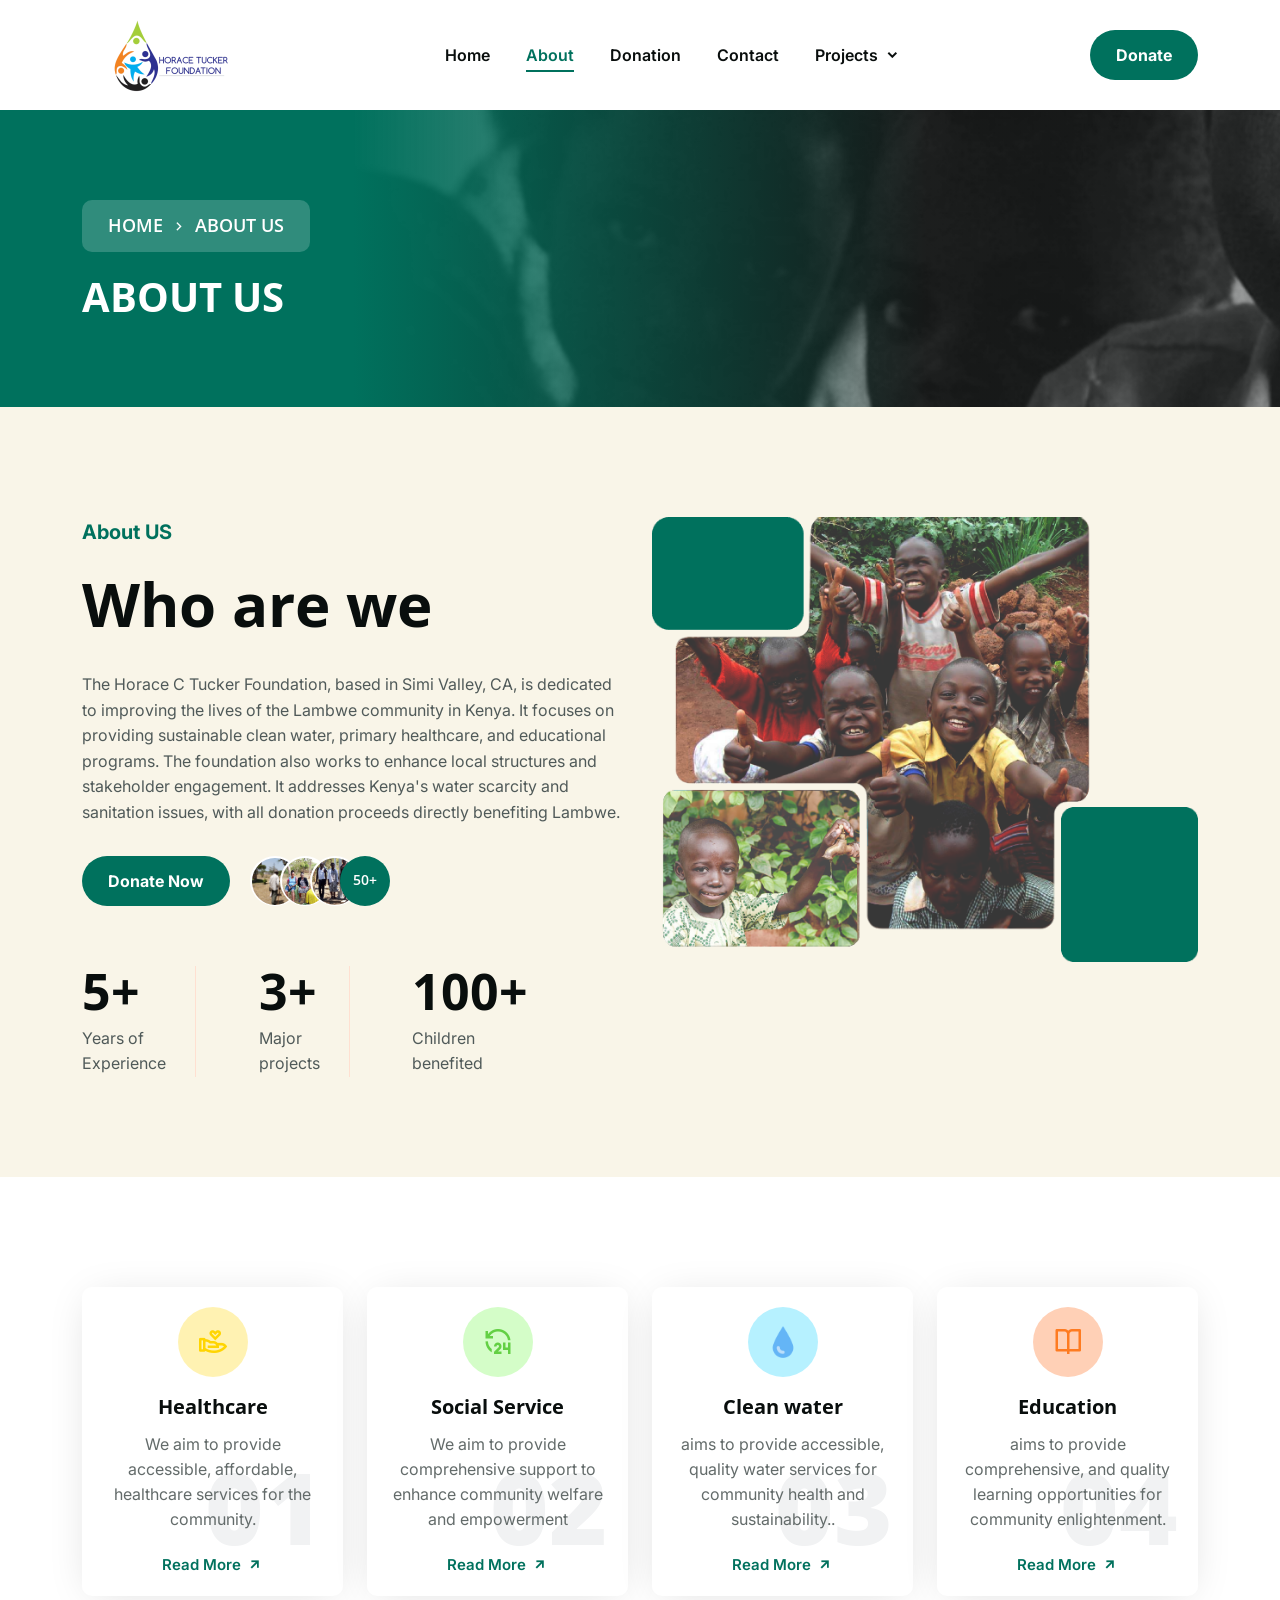
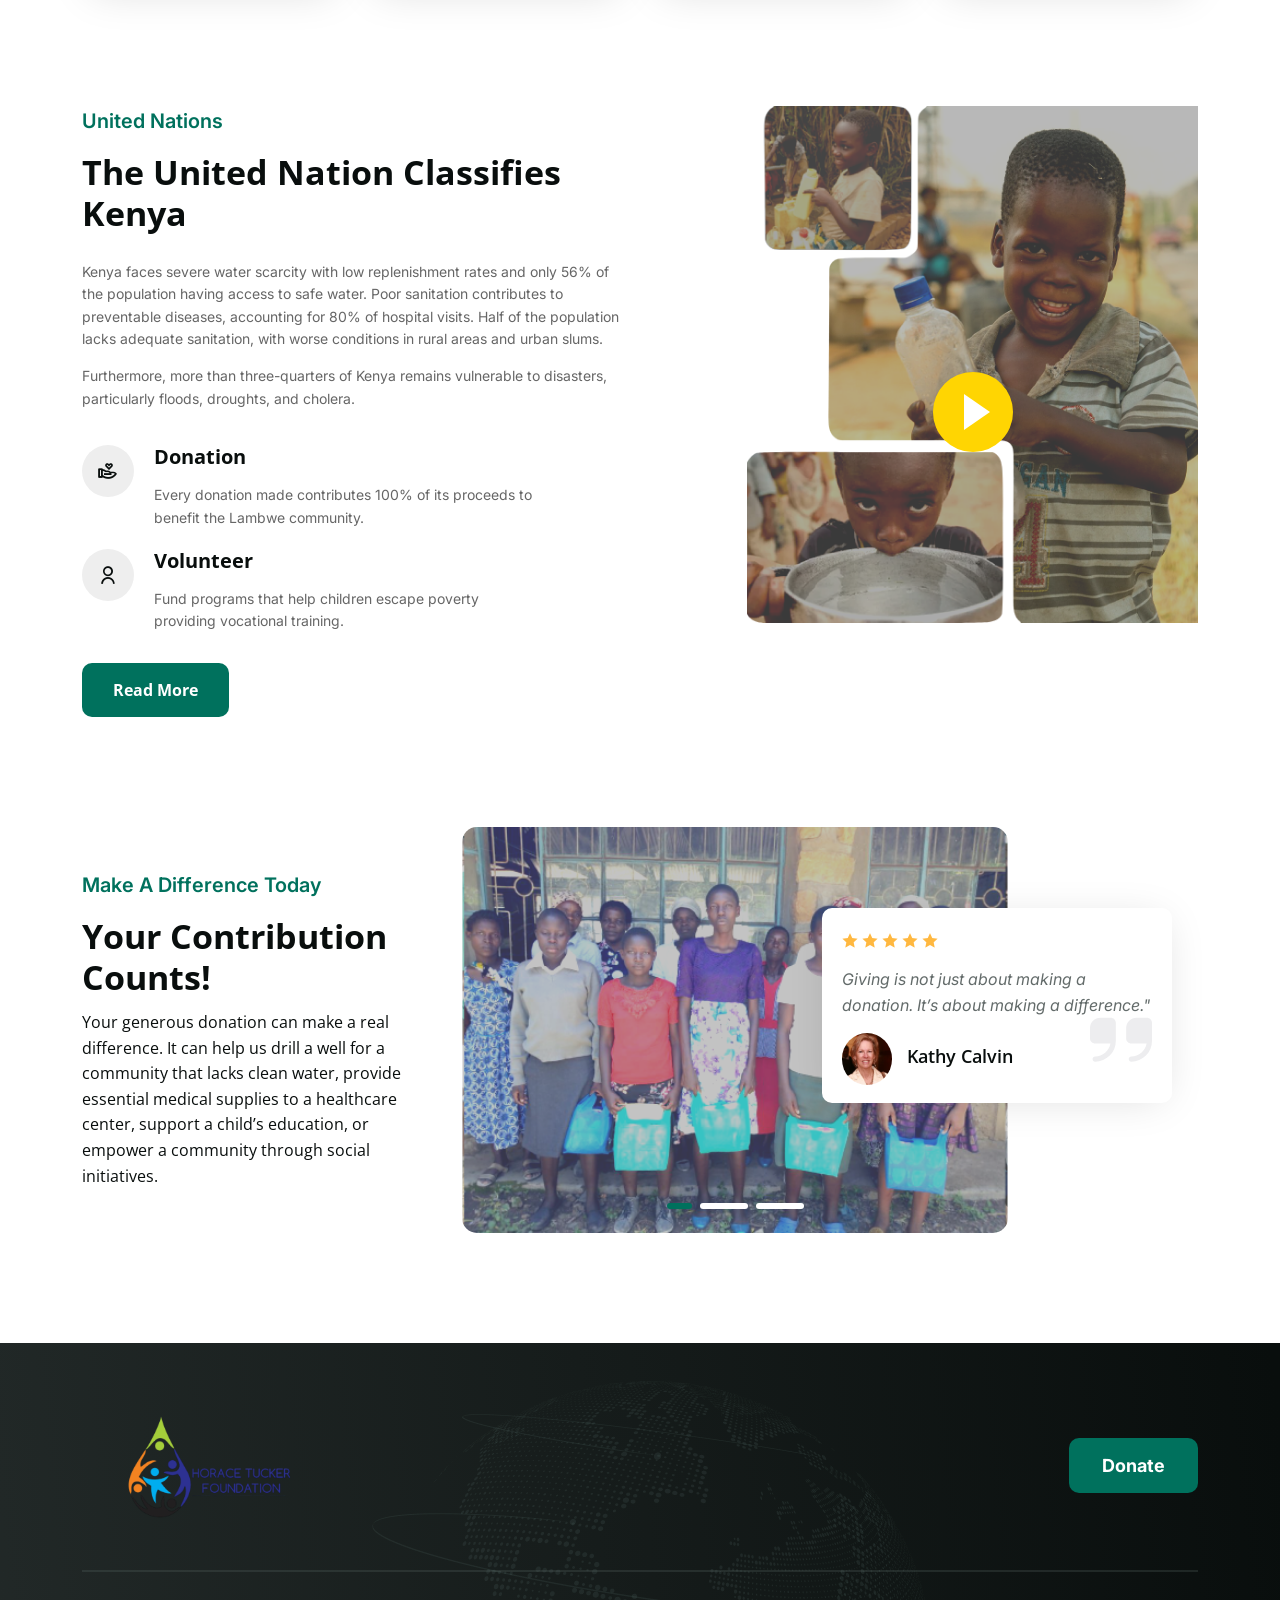
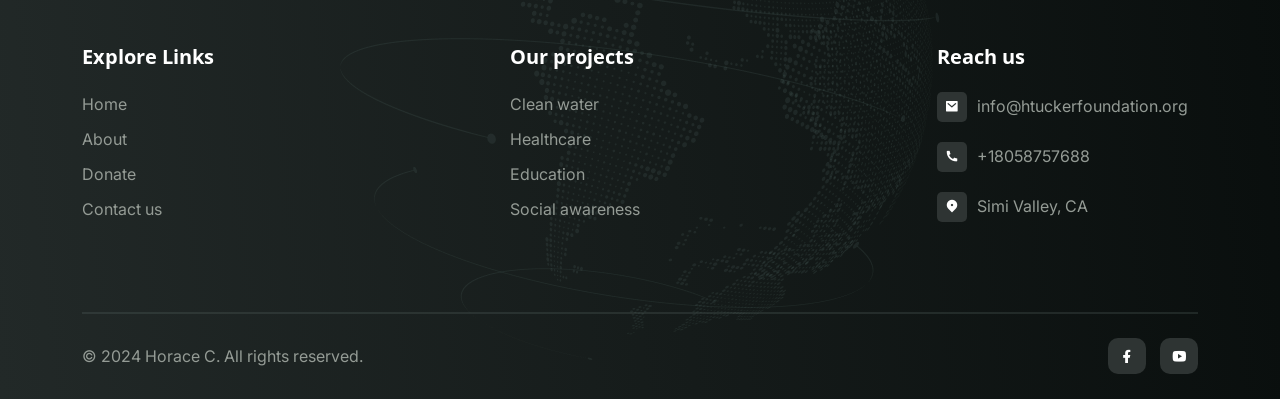
<file: about.html>
<!DOCTYPE html>
<html lang="en" dir="lrt">
  <head>
    <meta charset="UTF-8" />
    <meta http-equiv="X-UA-Compatible" content="IE=edge" />
    <meta http-equiv="X-UA-Compatible" content="ie=edge" />
    <meta name="viewport" content="width=device-width, initial-scale=1" />
    <meta name="description" content="Overview of the about us page" />
    <meta
      name="keywords"
      content="Who are we, United Nations, UN, Donate, Fundraising, Charity"
    />
    <meta name="author" content="https://samm-web.vercel.app/" />
    <meta property="og:type" content="website" />
    <meta property="og:title" content="About us" />
    <meta property="og:site_name" content="Horace C Tucker Foundation" />
    <meta property="og:url" content="" />
    <meta property="og:image" content="" />
    <meta
      property="og:description"
      content="Who are we, United Nations, UN, Donate, Fundraising, Charity"
    />
    <meta name="twitter:title" content="Horace C Tucker Foundation" />
    <meta name="twitter:description" content="Overview of the about us page" />
    <meta name="twitter:card" content="summary" />
    <title>Home</title>
    <link
      rel="icon"
      type="image/x-icon"
      sizes="16x16"
      href="./favicon-16x16.png"
    />
    <link
      rel="shortcut icon"
      type="image/x-icon"
      sizes="32X32"
      href="./favicon-32x32.png"
    />
    <!-- Custom Favicon size -->
    <link
      rel="shortcut icon"
      type="image/x-icon"
      sizes="300X300"
      href="./assets/images/icon/favicon.png"
    />
    <!-- Custom favicon size end -->
    <link
      rel="shortcut icon"
      type="image/x-icon"
      sizes="192x192"
      href="./android-chrome-192x192.png"
    />
    <link
      rel="shortcut icon"
      type="image/x-icon"
      sizes="512x512"
      href="./android-chrome-512x512.png"
    />
    <link rel="manifest" href="site.webmanifest" />

    <!-- Bootstrap -->
    <link
      rel="stylesheet"
      type="text/css"
      href="assets/css/bootstrap-5.3.0.min.css"
    />
    <!-- fonts & icon -->
    <link rel="stylesheet" type="text/css" href="assets/css/remixicon.css" />
    <!-- Plugin -->
    <link rel="stylesheet" type="text/css" href="assets/css/plugin.css" />
    <!-- Main CSS -->
    <link rel="stylesheet" type="text/css" href="assets/css/main-style.css" />
    <!-- RTL CSS::When Need RTL Uncomments File -->
    <!-- <link rel="stylesheet" type="text/css" href="assets/css/rtl.css"> -->
  </head>
  <body>
    <div class="loading-page" id="preloader-active">
      <div class="counter">
        <p class="text text-capitalize">loading</p>
        <span class="number">0%</span>
        <span class="line"></span>
      </div>
    </div>
    <header>
      <div class="header-area">
        <div class="main-header header-sticky">
          <div class="container">
            <div class="row">
              <div class="col-lg-12">
                <div
                  class="menu-wrapper d-flex align-items-center justify-content-between"
                >
                  <div
                    class="header-left d-flex align-items-center justify-content-between"
                  >
                    <!-- Logo-->
                    <div class="logo logo-large light-logo">
                      <a href="index.html"
                        ><img
                          src="assets/images/logo/logo.png"
                          height="75px"
                          alt="logo"
                      /></a>
                    </div>
                    <!-- Logo Mobile-->
                    <div class="logo logo-mobile light-logo">
                      <a href="index.html"
                        ><img src="assets/images/logo/logo.png" alt="img"
                      /></a>
                    </div>
                  </div>

                  <div class="search-container">
                    <input
                      type="text"
                      id="searchField"
                      class="search-field"
                      placeholder="Search..."
                    />
                    <button id="closeSearch" class="close-search-btn">
                      <i class="ri-close-line"></i>
                    </button>
                  </div>

                  <!-- Main-menu for desktop -->
                  <div class="main-menu d-none d-lg-block">
                    <nav>
                      <ul class="listing" id="navigation">
                        <li class="single-list">
                          <a href="index.html" class="single">Home </a>
                        </li>
                        <li class="single-list">
                          <a href="about.html" class="single active">About</a>
                        </li>
                        <li class="single-list">
                          <a href="donate-payment.html" class="single"
                            >Donation</a
                          >
                        </li>
                        <li class="single-list">
                          <a href="contact-us.html" class="single">Contact</a>
                        </li>
                        <li class="single-list">
                          <a href="javascript:void(0)" class="single"
                            >Projects <i class="ri-arrow-down-s-line"></i
                          ></a>
                          <ul class="submenu">
                            <li class="single-list">
                              <a href="water-project.html" class="single"
                                >Clean water</a
                              >
                            </li>
                            <li class="single-list">
                              <a href="health-project.html" class="single"
                                >Healthcare</a
                              >
                            </li>
                            <li class="single-list">
                              <a href="education-project.html" class="single"
                                >Education</a
                              >
                            </li>
                            <li class="single-list">
                              <a href="social-project.html" class="single"
                                >Social awareness</a
                              >
                            </li>
                          </ul>
                        </li>
                      </ul>
                    </nav>
                  </div>

                  <div class="header-right">
                    <div class="cart">
                      <!-- search button -->
                      <!-- <a href="javascript:void(0)" class="rounded-btn search-bar"><i class="ri-search-line"></i></a> -->
                      <a
                        href="javascript:void(0)"
                        class="btn-primary-fill pill-btn"
                        >Donate</a
                      >
                    </div>
                  </div>
                </div>
                <!-- Mobile Menu -->
                <div class="div">
                  <div class="mobile_menu d-block d-lg-none"></div>
                </div>
              </div>
            </div>
          </div>
        </div>
      </div>
    </header>
    <main>
      <!-- Breadcrumb Area S t a r t -->
      <section class="breadcrumb-section breadcrumb-bg">
        <div class="container">
          <div class="breadcrumb-text">
            <nav
              aria-label="breadcrumb"
              class="breadcrumb-nav wow fadeInUp"
              data-wow-delay="0.0s"
            >
              <ul class="breadcrumb listing">
                <li class="breadcrumb-item single-list">
                  <a href="index.html" class="single">Home</a>
                </li>
                <li class="breadcrumb-item single-list" aria-current="page">
                  <a href="javascript:void(0)" class="single">About Us</a>
                </li>
              </ul>
            </nav>
            <h1 class="title wow fadeInUp" data-wow-delay="0.1s">About Us</h1>
          </div>
        </div>
      </section>
      <!-- End-of Breadcrumb Area -->
      <section class="hero-area-three">
        <div class="single-slider hero-padding-three">
          <div class="container">
            <div class="row justify-content-between">
              <div class="col-xxl-6 col-xl-6 col-lg-6 my-auto">
                <div class="hero-caption mb-20">
                  <p class="key-title font-700 mb-20">About US</p>
                  <h1
                    class="title font-700"
                    data-animation="fadeInUp"
                    data-delay=".0s"
                  >
                    Who are we
                  </h1>

                  <p
                    class="pera mx-width-780"
                    data-animation="fadeInUp"
                    data-delay=".2s"
                  >
                    The Horace C Tucker Foundation, based in Simi Valley, CA, is
                    dedicated to improving the lives of the Lambwe community in
                    Kenya. It focuses on providing sustainable clean water,
                    primary healthcare, and educational programs. The foundation
                    also works to enhance local structures and stakeholder
                    engagement. It addresses Kenya's water scarcity and
                    sanitation issues, with all donation proceeds directly
                    benefiting Lambwe.
                  </p>

                  <div class="d-flex gap-20 flex-wrap align-items-center">
                    <a
                      href="donate-payment.html"
                      class="btn-primary-fill pill-btn"
                      data-animation="fadeInLeft"
                      data-delay=".4s"
                      >Donate Now</a
                    >
                    <div class="d-flex">
                      <div class="multi-image-one">
                        <img
                          src="assets/images/gallery/testimonial-4.png"
                          alt="image"
                        />
                      </div>
                      <div class="multi-image-two">
                        <img
                          src="assets/images/gallery/testimonial-5.png"
                          alt="image"
                        />
                      </div>
                      <div class="multi-image-three">
                        <img
                          src="assets/images/gallery/testimonial-6.png"
                          alt="image"
                        />
                      </div>
                      <div class="multi-image-four">
                        <div class="rounded-badge">
                          <h4 class="count">50+</h4>
                        </div>
                      </div>
                    </div>
                  </div>
                  <div class="hero-count-section flex justify-content-between">
                    <div class="hero-count">
                      <h4 class="title">5+</h4>
                      <p class="pera mb-0">
                        Years of <br />
                        Experience
                      </p>

                      <div class="hero-divider"></div>
                    </div>
                    <div class="hero-count">
                      <h4 class="title">3+</h4>
                      <p class="pera mb-0">
                        Major <br />
                        projects
                      </p>
                    </div>
                    <div class="hero-count">
                      <h4 class="title">100+</h4>
                      <p class="pera mb-0">
                        Children <br />
                        benefited
                      </p>
                    </div>
                  </div>
                </div>
              </div>
              <div class="col-xxl-6 col-xl-6 col-lg-6">
                <div class="d-flex gap-44 justify-content-end">
                  <div
                    id="play-video"
                    class="hero-image position-relative d-none d-lg-block"
                  >
                    <img
                      src="assets/images/hero/hero-6.png"
                      alt="img"
                      class="w-100 tilt-effect"
                      data-animation="fadeInRight"
                      data-delay="0.2s"
                    />
                  </div>
                </div>
              </div>
            </div>
          </div>
        </div>
      </section>
      <!-- helpful area S t a r t-->
      <section class="helpful-area-three section-padding">
        <div class="container">
          <div class="row g-24">
            <div class="col-xl-3 col-md-6 col-lg-6">
              <div class="helpful-card wow fadeInUp" data-wow-delay="0.0s">
                <div class="helpful-card-icon">
                  <i class="ri-hand-heart-line"></i>
                </div>
                <div class="helpful-card-caption">
                  <h4 class="caption-title">Healthcare</h4>
                  <p class="caption-para">
                    We aim to provide accessible, affordable, healthcare
                    services for the community.
                  </p>
                  <a href="javascript:void(0)" class="imp-link"
                    >Read More <i class="ri-arrow-right-up-line"></i
                  ></a>
                </div>
                <div class="number-watermark">
                  <h4 class="number">01</h4>
                </div>
              </div>
            </div>
            <div class="col-xl-3 col-md-6 col-lg-6">
              <div class="helpful-card wow fadeInUp" data-wow-delay="0.1s">
                <div class="helpful-card-icon">
                  <i class="ri-24-hours-line"></i>
                </div>
                <div class="helpful-card-caption">
                  <h4 class="caption-title">Social Service</h4>
                  <p class="caption-para">
                    We aim to provide comprehensive support to enhance community
                    welfare and empowerment
                  </p>
                  <a href="javascript:void(0)" class="imp-link"
                    >Read More <i class="ri-arrow-right-up-line"></i
                  ></a>
                </div>
                <div class="number-watermark">
                  <h4 class="number">02</h4>
                </div>
              </div>
            </div>
            <div class="col-xl-3 col-md-6 col-lg-6">
              <div class="helpful-card wow fadeInUp" data-wow-delay="0.2s">
                <div class="helpful-card-icon">
                  <img
                    src="./assets/images/icon/water.png"
                    alt=""
                    width="38px"
                    height="38"
                  />
                  <!-- <i class="ri-24-hours-line"></i> -->
                </div>
                <div class="helpful-card-caption">
                  <h4 class="caption-title">Clean water</h4>
                  <p class="caption-para">
                    aims to provide accessible, quality water services for
                    community health and sustainability..
                  </p>
                  <a href="javascript:void(0)" class="imp-link"
                    >Read More <i class="ri-arrow-right-up-line"></i
                  ></a>
                </div>
                <div class="number-watermark">
                  <h4 class="number">03</h4>
                </div>
              </div>
            </div>
            <div class="col-xl-3 col-md-6 col-lg-6">
              <div class="helpful-card wow fadeInUp" data-wow-delay="0.3s">
                <div class="helpful-card-icon">
                  <i class="ri-book-open-line"></i>
                </div>
                <div class="helpful-card-caption">
                  <h4 class="caption-title">Education</h4>
                  <p class="caption-para">
                    aims to provide comprehensive, and quality learning
                    opportunities for community enlightenment.
                  </p>
                  <a href="javascript:void(0)" class="imp-link"
                    >Read More <i class="ri-arrow-right-up-line"></i
                  ></a>
                </div>
                <div class="number-watermark">
                  <h4 class="number">04</h4>
                </div>
              </div>
            </div>
          </div>
        </div>
      </section>
      <!-- End-of helpful-->

      <!-- About us Area S t a r t -->
      <section class="about-area">
        <div class="container">
          <div class="row justify-content-between">
            <div class="col-lg-6 my-auto">
              <!-- Section Tittle -->
              <div class="section-tittle mb-35">
                <span class="sub-tittle text-capitalize font-600"
                  >United nations</span
                >
                <h2 class="title font-700 pb-15">
                  The United Nation Classifies Kenya
                </h2>
                <p class="pera-subtitle mb-15">
                  Kenya faces severe water scarcity with low replenishment rates
                  and only 56% of the population having access to safe water.
                  Poor sanitation contributes to preventable diseases,
                  accounting for 80% of hospital visits. Half of the population
                  lacks adequate sanitation, with worse conditions in rural
                  areas and urban slums.
                </p>
                <p class="pera-subtitle">
                  Furthermore, more than three-quarters of Kenya remains
                  vulnerable to disasters, particularly floods, droughts, and
                  cholera.
                </p>
              </div>
              <div class="about-info">
                <div class="row">
                  <div class="col-lg-10 mb-20">
                    <div class="d-flex gap-20">
                      <div class="info-icon">
                        <i class="ri-hand-heart-line"></i>
                      </div>
                      <div class="info-content">
                        <h4 class="title">Donation</h4>
                        <p class="pera">
                          Every donation made contributes 100% of its proceeds
                          to benefit the Lambwe community.
                        </p>
                      </div>
                    </div>
                  </div>
                  <div class="col-lg-10 mb-20">
                    <div class="d-flex gap-20">
                      <div class="info-icon">
                        <i class="ri-user-line"></i>
                      </div>

                      <div class="info-content">
                        <h4 class="title">Volunteer</h4>
                        <p class="pera">
                          Fund programs that help children escape poverty
                          providing vocational training.
                        </p>
                      </div>
                    </div>
                  </div>
                  <div class="col-lg-10 mt-10">
                    <a href="about.html" class="btn btn-primary-fill"
                      >Read More</a
                    >
                  </div>
                </div>
              </div>
            </div>
            <div class="col-lg-5">
              <div class="position-relative h-100">
                <div class="play-button">
                  <a
                    id="play-video-two"
                    class="video-play-button-two d-none d-lg-block d-none d-lg-block"
                    href="javascript:void(0)"
                  >
                    <span></span>
                  </a>

                  <div id="video-overlay" class="video-overlay">
                    <a class="video-overlay-close">&times;</a>
                  </div>
                </div>
                <div>
                  <img
                    class="w-100 d-none d-lg-block"
                    src="assets/images/gallery/about-3.png"
                    alt="image"
                  />
                </div>
              </div>
            </div>
          </div>
        </div>
      </section>
      <!-- End-of About us Area -->
      <!-- Testimonial begin -->
      <section class="testimonial-section-three section-padding">
        <div class="container">
          <div class="row gy-24 align-items-center">
            <div class="col-xl-4">
              <!-- Section Tittle -->
              <div class="section-tittle">
                <span class="sub-tittle text-capitalize font-600"
                  >Make a Difference Today</span
                >
                <h2 class="title font-700">Your Contribution Counts!</h2>
                <p class="pera">
                  Your generous donation can make a real difference. It can help
                  us drill a well for a community that lacks clean water,
                  provide essential medical supplies to a healthcare center,
                  support a child’s education, or empower a community through
                  social initiatives.
                </p>
              </div>
            </div>
            <div class="col-xl-6 col-lg-9">
              <div class="position-relative">
                <div class="testimonial-slider-three-active flex">
                  <div class="quote-with-img">
                    <div class="testimonial-images">
                      <img
                        class="w-100"
                        src="assets/images/gallery/test-gall1.png"
                        alt="image"
                      />
                    </div>
                  </div>
                  <div class="testimonial-images">
                    <img
                      class="w-100"
                      src="assets/images/gallery/test-gall.png"
                      alt="image"
                    />
                  </div>
                  <div class="testimonial-images">
                    <img
                      class="w-100"
                      src="assets/images/gallery/test-gall3.png"
                      alt="image"
                    />
                  </div>
                </div>
                <div class="position-card d-none d-lg-block">
                  <div class="single-testimonial-three">
                    <div class="rating">
                      <i class="ri-star-fill"></i>
                      <i class="ri-star-fill"></i>
                      <i class="ri-star-fill"></i>
                      <i class="ri-star-fill"></i>
                      <i class="ri-star-fill"></i>
                    </div>
                    <div class="position-relative">
                      <p class="pera">
                        <i
                          >Giving is not just about making a donation. It’s
                          about making a difference."</i
                        >
                      </p>
                    </div>
                    <div class="client-info">
                      <div class="client-image">
                        <img
                          src="assets/images/gallery/Kathy Calvin.png"
                          alt="image"
                        />
                      </div>
                      <div class="client-details">
                        <h3 class="name">Kathy Calvin</h3>
                        <p class="location"></p>
                      </div>
                    </div>
                    <div class="position-absolute quote">
                      <svg
                        xmlns="http://www.w3.org/2000/svg"
                        width="62"
                        height="45"
                        viewBox="0 0 62 45"
                        fill="none"
                      >
                        <path
                          d="M20.6667 0.75H10.3333C7.59277 0.75 4.96445 1.83869 3.02657 3.77657C1.08869 5.71445 0 8.34277 0 11.0833L0 21.4167C0 22.787 0.544345 24.1011 1.51328 25.0701C2.48222 26.039 3.79639 26.5834 5.16667 26.5834H20.4342C19.8212 30.1911 17.9528 33.4661 15.1591 35.8297C12.3654 38.1932 8.8261 39.4933 5.16667 39.5001C4.48153 39.5001 3.82445 39.7722 3.33998 40.2567C2.85551 40.7412 2.58334 41.3983 2.58334 42.0834C2.58334 42.7685 2.85551 43.4256 3.33998 43.9101C3.82445 44.3946 4.48153 44.6667 5.16667 44.6667C10.6459 44.6606 15.899 42.4812 19.7734 38.6068C23.6479 34.7324 25.8272 29.4793 25.8334 24V5.91667C25.8334 4.54639 25.289 3.23222 24.3201 2.26328C23.3511 1.29434 22.037 0.75 20.6667 0.75Z"
                          fill="#EDEDEF"
                        />
                        <path
                          d="M56.8334 0.75H46.5001C43.7595 0.75 41.1312 1.83869 39.1933 3.77657C37.2554 5.71445 36.1667 8.34277 36.1667 11.0833V21.4167C36.1667 22.787 36.7111 24.1011 37.68 25.0701C38.649 26.039 39.9631 26.5834 41.3334 26.5834H56.6009C55.988 30.1911 54.1196 33.4661 51.3258 35.8297C48.5321 38.1932 44.9929 39.4933 41.3334 39.5001C40.6483 39.5001 39.9912 39.7722 39.5067 40.2567C39.0223 40.7412 38.7501 41.3983 38.7501 42.0834C38.7501 42.7685 39.0223 43.4256 39.5067 43.9101C39.9912 44.3946 40.6483 44.6667 41.3334 44.6667C46.8127 44.6606 52.0658 42.4812 55.9402 38.6068C59.8146 34.7324 61.994 29.4793 62.0001 24V5.91667C62.0001 4.54639 61.4558 3.23222 60.4868 2.26328C59.5179 1.29434 58.2037 0.75 56.8334 0.75Z"
                          fill="#EDEDEF"
                        />
                      </svg>
                    </div>
                  </div>
                </div>
              </div>
            </div>
          </div>
        </div>
      </section>
      <!-- End-of Testimonial -->
    </main>
    <!-- Footer S t a r t -->
    <footer>
      <div class="footer-wrapper footer-bg-one">
        <div class="container">
          <div class="footer-menu">
            <div class="col-lg-12">
              <div
                class="menu-wrapper d-flex align-items-center justify-content-between"
              >
                <div
                  class="header-left d-flex align-items-center justify-content-between"
                >
                  <!-- Logo-->
                  <div class="logo">
                    <a href="index.html"
                      ><img src="assets/images/logo/logo.png" alt="logo"
                    /></a>
                  </div>
                </div>
                <!-- Footer-menu -->

                <!-- Right button -->
                <ul class="cart">
                  <li class="cart-list">
                    <a href="donate-payment.html" class="donate-btn">Donate</a>
                  </li>
                </ul>
              </div>
            </div>
          </div>
          <hr class="footer-line" />
          <div class="footer-imp-link row g-4 justify-content-between">
            <div class="col-xl-2 col-lg-6">
              <div class="footer-link">
                <h4 class="title">Explore Links</h4>
                <ul class="imp-link">
                  <li class="single-list">
                    <a class="single" href="index.html">Home</a>
                  </li>
                  <li class="single-list">
                    <a class="single" href="about.html">About</a>
                  </li>
                  <li class="single-list">
                    <a class="single" href="donate-payment.html">Donate</a>
                  </li>
                  <li class="single-list">
                    <a class="single" href="contact-us.html">Contact us</a>
                  </li>
                </ul>
              </div>
            </div>
            <div class="col-xl-2 col-lg-6">
              <div class="footer-link">
                <h4 class="title">Our projects</h4>
                <ul class="imp-link">
                  <li class="single-list">
                    <a class="single" href="water-project.html">Clean water</a>
                  </li>
                  <li class="single-list">
                    <a class="single" href="health-project.html">Healthcare</a>
                  </li>
                  <li class="single-list">
                    <a class="single" href="education-project.html"
                      >Education</a
                    >
                  </li>
                  <li class="single-list">
                    <a class="single" href="social-project.html"
                      >Social awareness</a
                    >
                  </li>
                </ul>
              </div>
            </div>
            <div class="col-xl-3 col-lg-5">
              <div class="footer-link">
                <h4 class="title">Reach us</h4>
                <ul class="imp-link">
                  <li class="single-list">
                    <div class="d-flex align-items-center gap-10 mb-20">
                      <div class="imp-icon">
                        <i class="ri-mail-fill"></i>
                      </div>
                      <a class="single" href="mailto:info@htuckerfoundation.org"
                        >info@htuckerfoundation.org</a
                      >
                    </div>
                  </li>
                  <li class="single-list">
                    <div class="d-flex align-items-center gap-10 mb-20">
                      <div class="imp-icon">
                        <i class="ri-phone-fill"></i>
                      </div>
                      <a class="single" href="tell:+18058757688"
                        >+18058757688</a
                      >
                    </div>
                  </li>
                  <li class="single-list">
                    <div class="d-flex align-items-center gap-10 mb-20">
                      <div class="imp-icon">
                        <i class="ri-map-pin-2-fill"></i>
                      </div>
                      <a class="single" href="javascript:void(0)"
                        >Simi Valley, CA</a
                      >
                    </div>
                  </li>
                </ul>
              </div>
            </div>
          </div>
          <hr class="footer-line" />
        </div>
        <!-- footer-bottom area -->
        <div class="footer-bottom-area">
          <div class="container">
            <div class="footer-border">
              <div class="row">
                <div class="col-xl-12">
                  <div class="footer-copy-right text-center">
                    <p class="pera">© 2024 Horace C. All rights reserved.</p>
                    <div class="footer-social-link">
                      <ul class="listing">
                        <li class="single-list">
                          <a class="single" href=""
                            ><i class="ri-facebook-fill"></i
                          ></a>
                        </li>
                        <li class="single-list">
                          <a
                            class="single"
                            href="https://www.youtube.com/channel/UCLSmbXEqgFC6J-vw44ydn9w"
                            ><i class="ri-youtube-fill"></i
                          ></a>
                        </li>
                      </ul>
                    </div>
                  </div>
                </div>
              </div>
            </div>
          </div>
        </div>
      </div>
    </footer>
    <!-- End-of Footer -->
    <!-- Scroll Up  -->
    <div class="progressParent" id="back-top">
      <svg
        class="backCircle svg-inner"
        width="100%"
        height="100%"
        viewBox="-1 -1 102 102"
      >
        <path d="M50,1 a49,49 0 0,1 0,98 a49,49 0 0,1 0,-98" />
      </svg>
    </div>
    <!-- Add an overlay element -->
    <div class="overlay"></div>
    <!-- jquery-->
    <script src="assets/js/jquery-3.7.0.min.js"></script>
    <script src="assets/js/popper.min.js"></script>
    <script src="assets/js/bootstrap-5.3.0.min.js"></script>
    <!-- Plugin -->
    <script src="assets/js/plugin.js"></script>
    <!-- Main js-->
    <script src="assets/js/main.js"></script>
  </body>
</html>
</file>
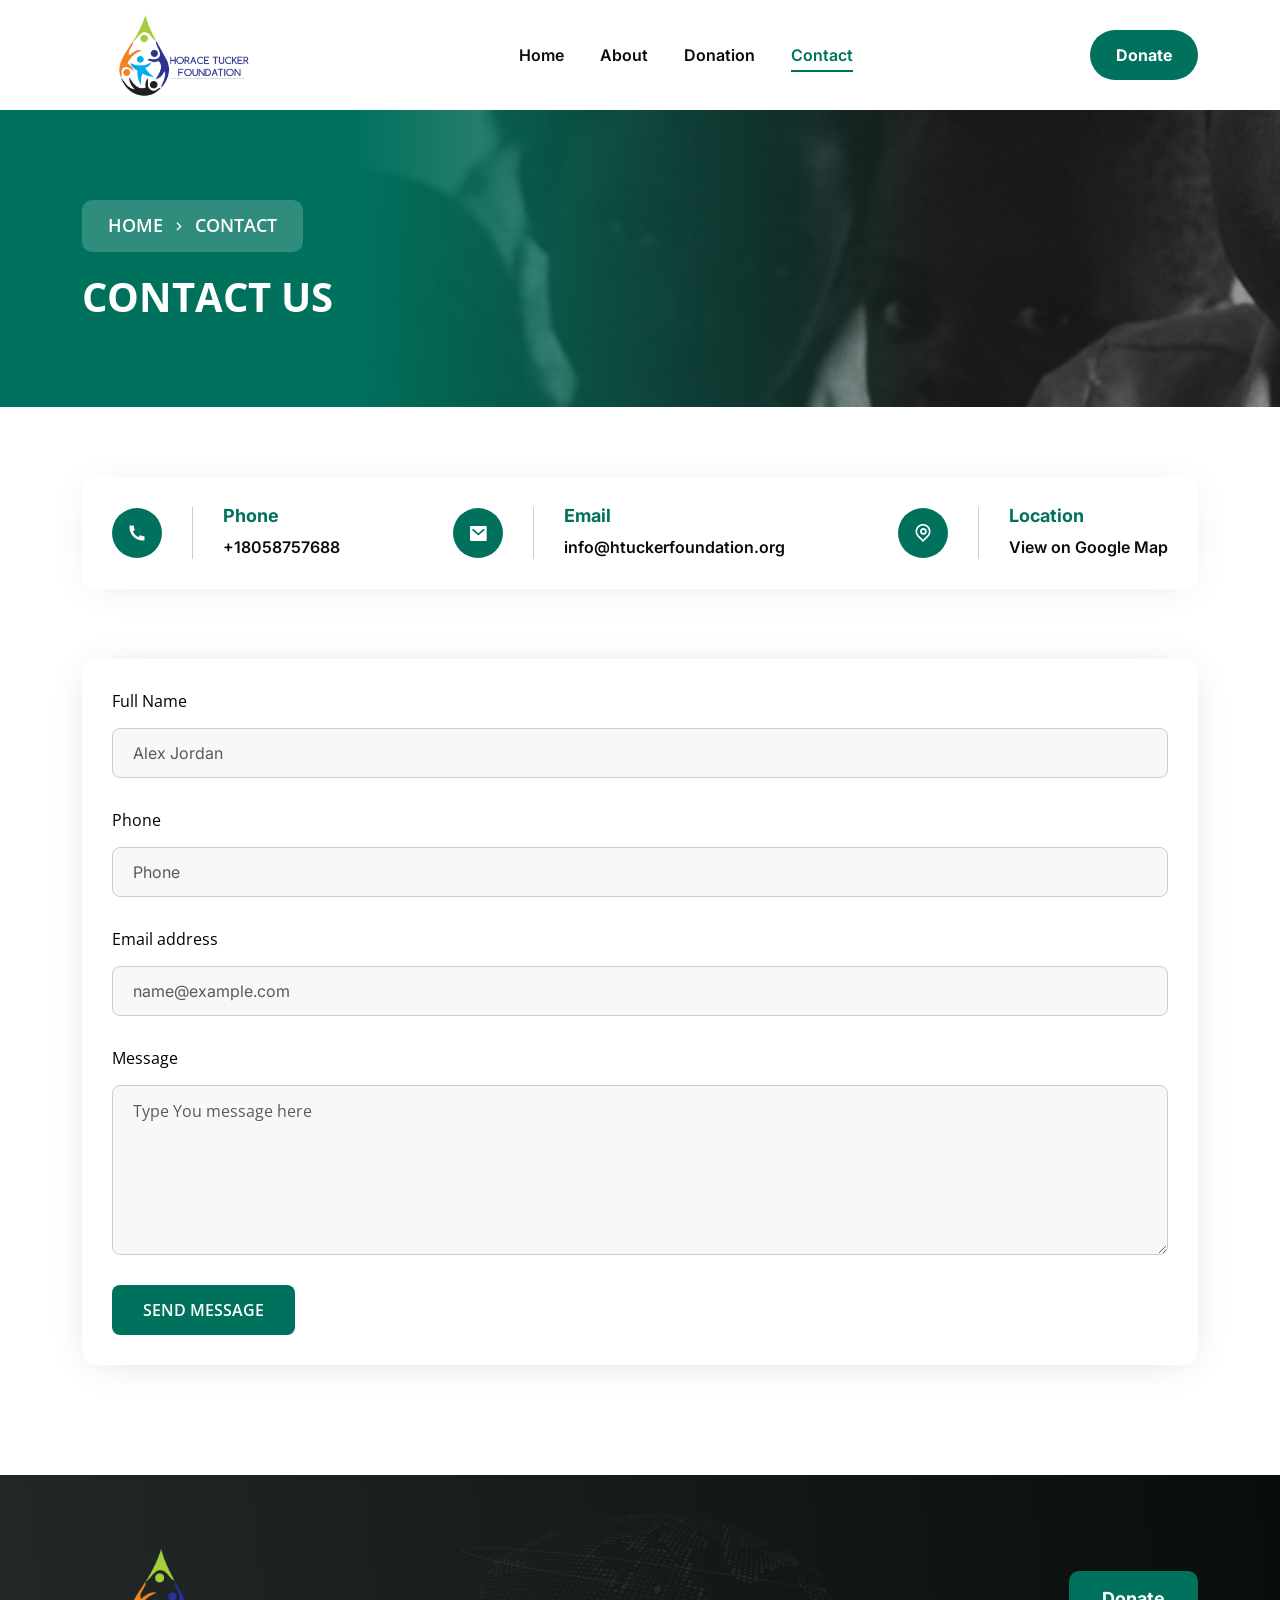
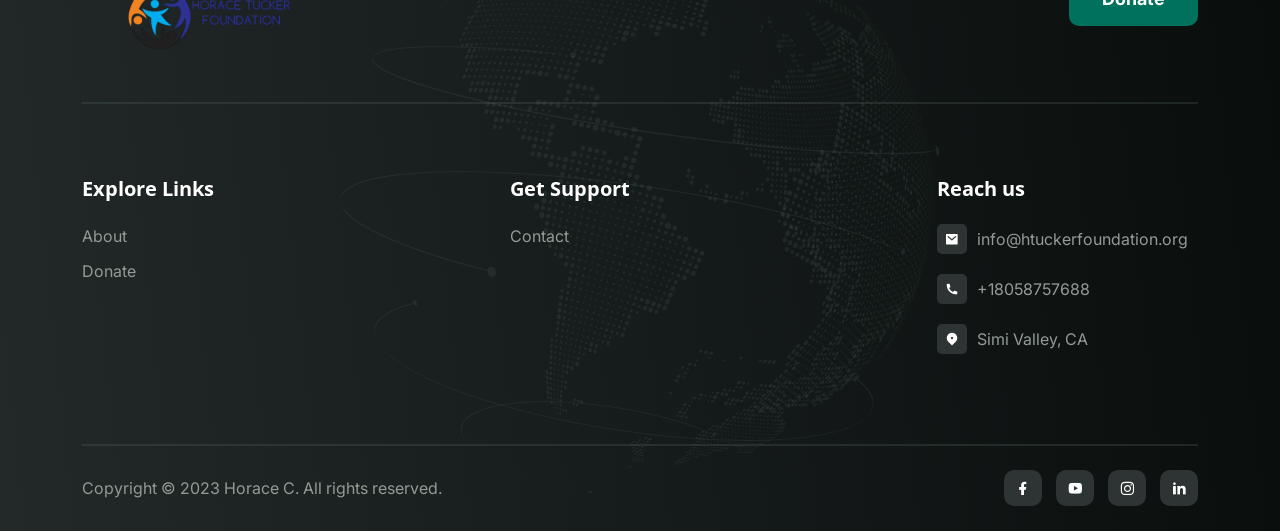
<file: contact-us.html>
<!DOCTYPE html>
<html lang="en" dir="lrt">
  <head>
    <meta charset="UTF-8" />
    <meta http-equiv="X-UA-Compatible" content="IE=edge" />
    <meta http-equiv="X-UA-Compatible" content="ie=edge" />
    <meta name="viewport" content="width=device-width, initial-scale=1" />
    <meta
      name="description"
      content="Overview of the contact page"
    />
    <meta
      name="keywords"
      content="Phone, Email address, Fullname, message"
    />
    <meta name="author" content="https://samm-web.vercel.app/" />
    <meta property="og:type" content="website" />
    <meta property="og:title" content="Contact us page" />
    <meta property="og:site_name" content="Horace C Tucker Foundation" />
    <meta property="og:url" content="" />
    <meta property="og:image" content="" />
    <meta
      property="og:description"
      content="Overview of the contact page"
    />
    <meta name="twitter:title" content="Contact us page" />
    <meta
      name="twitter:description"
      content="Overview of the contact page"
    />
    <meta name="twitter:card" content="summary" />
    <title>Home</title>
    <link
      rel="icon"
      type="image/x-icon"
      sizes="20x20"
      href="assets/images/icon/favicon.png"
    />

    <!-- Bootstrap -->
    <link
      rel="stylesheet"
      type="text/css"
      href="assets/css/bootstrap-5.3.0.min.css"
    />
    <!-- fonts & icon -->
    <link rel="stylesheet" type="text/css" href="assets/css/remixicon.css" />
    <!-- Plugin -->
    <link rel="stylesheet" type="text/css" href="assets/css/plugin.css" />
    <!-- Main CSS -->
    <link rel="stylesheet" type="text/css" href="assets/css/main-style.css" />
    <!-- RTL CSS::When Need RTL Uncomments File -->
    <!-- <link rel="stylesheet" type="text/css" href="assets/css/rtl.css"> -->
  </head>
  <body>
    <div class="loading-page" id="preloader-active">
      <div class="counter">
        <p class="text text-capitalize">loading</p>
        <span class="number">0%</span>
        <span class="line"></span>
      </div>
    </div>
    <header>
      <div class="header-area">
        <div class="main-header header-sticky">
          <div class="container">
            <div class="row">
              <div class="col-lg-12">
                <div
                  class="menu-wrapper d-flex align-items-center justify-content-between"
                >
                  <div
                    class="header-left d-flex align-items-center justify-content-between"
                  >
                    <!-- Logo-->
                    <div class="logo logo-large light-logo">
                      <a href="index.html"
                        ><img
                          src="assets/images/logo/logo.png"
                          width="200px"
                          alt="logo"
                      /></a>
                    </div>
                    <!-- Logo Mobile-->
                    <div class="logo logo-mobile light-logo">
                      <a href="index.html"
                        ><img src="assets/images/logo/logo.png" alt="img"
                      /></a>
                    </div>
                  </div>

                  <div class="search-container">
                    <input
                      type="text"
                      id="searchField"
                      class="search-field"
                      placeholder="Search..."
                    />
                    <button id="closeSearch" class="close-search-btn">
                      <i class="ri-close-line"></i>
                    </button>
                  </div>

                  <!-- Main-menu for desktop -->
                  <div class="main-menu d-none d-lg-block">
                    <nav>
                      <ul class="listing" id="navigation">
                        <li class="single-list">
                          <a href="index.html" class="single">Home </a>
                        </li>
                        <li class="single-list">
                          <a href="about.html" class="single">About</a>
                        </li>
                        <li class="single-list">
                          <a href="donate-payment.html" class="single"
                            >Donation</a
                          >
                        </li>
                        <li class="single-list">
                          <a href="contact-us.html" class="single active"
                            >Contact</a
                          >
                        </li>
                      </ul>
                    </nav>
                  </div>

                  <div class="header-right">
                    <div class="cart">
                      <!-- search button -->
                      <!-- <a href="javascript:void(0)" class="rounded-btn search-bar"><i class="ri-search-line"></i></a> -->
                      <a
                        href="./donate-payment.html"
                        class="btn-primary-fill pill-btn"
                        >Donate</a
                      >
                    </div>
                  </div>
                </div>
                <!-- Mobile Menu -->
                <div class="div">
                  <div class="mobile_menu d-block d-lg-none"></div>
                </div>
              </div>
            </div>
          </div>
        </div>
      </div>
    </header>
    <main>
      <!-- Breadcrumb Area S t a r t -->
      <section class="breadcrumb-section breadcrumb-bg">
        <div class="container">
          <div class="breadcrumb-text">
            <nav
              aria-label="breadcrumb"
              class="breadcrumb-nav wow fadeInUp"
              data-wow-delay="0.0s"
            >
              <ul class="breadcrumb listing">
                <li class="breadcrumb-item single-list">
                  <a href="index.html" class="single">Home</a>
                </li>
                <li class="breadcrumb-item single-list" aria-current="page">
                  <a href="javascript:void(0)" class="single">contact</a>
                </li>
              </ul>
            </nav>
            <h1 class="title wow fadeInUp" data-wow-delay="0.1s">contact us</h1>
          </div>
        </div>
      </section>
      <!-- End-of Breadcrumb Area -->

      <!-- Contact area S t a r t-->
      <div class="volunteer-details top-bottom-padding2">
        <div class="container">
          <div class="row">
            <div class="col-xl-12">
              <div class="contact-section">
                <div class="contact-list">
                  <div class="contact-icon-list">
                    <div class="single-icon">
                      <i class="ri-phone-fill"></i>
                    </div>
                    <div class="divider-ver"></div>
                    <div class="contact-content">
                      <p class="subtitle">Phone</p>
                      <a class="title" href="javascript:void(0)"
                        >+18058757688</a
                      >
                    </div>
                  </div>
                  <div class="contact-icon-list">
                    <div class="single-icon">
                      <i class="ri-mail-fill"></i>
                    </div>
                    <div class="divider-ver"></div>
                    <div class="contact-content">
                      <p class="subtitle">Email</p>
                      <a class="title" href="javascript:void(0)"
                        >info@htuckerfoundation.org</a
                      >
                    </div>
                  </div>
                  <div class="contact-icon-list">
                    <div class="single-icon">
                      <i class="ri-map-pin-line"></i>
                    </div>
                    <div class="divider-ver"></div>
                    <div class="contact-content">
                      <p class="subtitle">Location</p>
                      <a class="title" href="javascript:void(0)"
                        >View on Google Map</a
                      >
                    </div>
                  </div>
                </div>
              </div>
            </div>
          </div>
          <div class="top-padding4">
            <div class="row gy-24">
              <div class="col-xl-12">
                <div class="send-box">
                  <form action="contact-us.html" class="custom-form">
                    <div class="row">
                      <div class="col-xl-12">
                        <div class="form-group">
                          <label
                            class="custom-label"
                            for="exampleFormControlInput1"
                            >Full Name</label
                          >
                          <input
                            type="text"
                            class="form-control custom-input"
                            id="exampleFormControlInput1"
                            placeholder="Alex Jordan"
                          />
                        </div>
                      </div>
                      <div class="col-xl-12">
                        <div class="form-group">
                          <label
                            class="custom-label"
                            for="exampleFormControlInput5"
                            >Phone</label
                          >
                          <input
                            type="text"
                            class="form-control custom-input"
                            id="exampleFormControlInput5"
                            placeholder="Phone"
                          />
                        </div>
                      </div>
                      <div class="col-xl-12">
                        <div class="form-group">
                          <label
                            class="custom-label"
                            for="exampleFormControlInput2"
                            >Email address</label
                          >
                          <input
                            type="email"
                            class="form-control custom-input"
                            id="exampleFormControlInput2"
                            placeholder="name@example.com"
                          />
                        </div>
                      </div>
                    </div>
                    <div class="col-xl-12">
                      <div class="form-group">
                        <label
                          class="custom-label"
                          for="exampleFormControlTextarea1"
                          >Message</label
                        >
                        <textarea
                          class="form-control custom-textarea"
                          id="exampleFormControlTextarea1"
                          placeholder="Type You message here"
                        ></textarea>
                      </div>
                    </div>
                    <button type="submit" class="submit-btn">
                      Send Message
                    </button>
                  </form>
                </div>
              </div>
              <!-- <div class="col-xl-6">
                <iframe
                  class="map-frame"
                  src="https://www.google.com/maps/embed/v1/place?q=USA,+Simivalley&
                  width="600"
                  height="450"
                  style="border: 15px"
                  allowfullscreen=""
                  loading="lazy"
                  referrerpolicy="no-referrer-when-downgrade"
                ></iframe>
              </div> -->
            </div>
          </div>
        </div>
      </div>
      <!-- End-of contact-->
    </main>
    <!-- Footer S t a r t -->
    <footer>
      <div class="footer-wrapper footer-bg-one">
        <div class="container">
          <div class="footer-menu">
            <div class="col-lg-12">
              <div
                class="menu-wrapper d-flex align-items-center justify-content-between"
              >
                <div
                  class="header-left d-flex align-items-center justify-content-between"
                >
                  <!-- Logo-->
                  <div class="logo">
                    <a href="index.html"
                      ><img src="assets/images/logo/logo.png" alt="logo"
                    /></a>
                  </div>
                </div>
                <!-- Footer-menu -->

                <!-- Right button -->
                <ul class="cart">
                  <li class="cart-list">
                    <a href="donate-payment.html" class="donate-btn">Donate</a>
                  </li>
                </ul>
              </div>
            </div>
          </div>
          <hr class="footer-line" />
          <div class="footer-imp-link row g-4 justify-content-between">
            <div class="col-xl-2 col-lg-6">
              <div class="footer-link">
                <h4 class="title">Explore Links</h4>
                <ul class="imp-link">
                  <li class="single-list">
                    <a class="single" href="about.html">About</a>
                  </li>
                  <li class="single-list">
                    <a class="single" href="donate-payment.html">Donate</a>
                  </li>
                </ul>
              </div>
            </div>
            <div class="col-xl-2 col-lg-6">
              <div class="footer-link">
                <h4 class="title">Get Support</h4>
                <ul class="imp-link">
                  <li class="single-list">
                    <a class="single" href="contact-us.html">Contact</a>
                  </li>
                </ul>
              </div>
            </div>
            <div class="col-xl-3 col-lg-5">
              <div class="footer-link">
                <h4 class="title">Reach us</h4>
                <ul class="imp-link">
                  <li class="single-list">
                    <div class="d-flex align-items-center gap-10 mb-20">
                      <div class="imp-icon">
                        <i class="ri-mail-fill"></i>
                      </div>
                      <a class="single" mailto="info@htuckerfoundation.org"
                        >info@htuckerfoundation.org</a
                      >
                    </div>
                  </li>
                  <li class="single-list">
                    <div class="d-flex align-items-center gap-10 mb-20">
                      <div class="imp-icon">
                        <i class="ri-phone-fill"></i>
                      </div>
                      <a class="single" href="tell:+18058757688"
                        >+18058757688</a
                      >
                    </div>
                  </li>
                  <li class="single-list">
                    <div class="d-flex align-items-center gap-10 mb-20">
                      <div class="imp-icon">
                        <i class="ri-map-pin-2-fill"></i>
                      </div>
                      <a class="single" href="javascript:void(0)"
                        >Simi Valley, CA</a
                      >
                    </div>
                  </li>
                </ul>
              </div>
            </div>
          </div>
          <hr class="footer-line" />
        </div>
        <!-- footer-bottom area -->
        <div class="footer-bottom-area">
          <div class="container">
            <div class="footer-border">
              <div class="row">
                <div class="col-xl-12">
                  <div class="footer-copy-right text-center">
                    <p class="pera">
                      Copyright © 2023 Horace C. All rights reserved.
                    </p>
                    <div class="footer-social-link">
                      <ul class="listing">
                        <li class="single-list">
                          <a class="single" href="index-three.html"
                            ><i class="ri-facebook-fill"></i
                          ></a>
                        </li>
                        <li class="single-list">
                          <a class="single" href="index-three.html"
                            ><i class="ri-youtube-fill"></i
                          ></a>
                        </li>
                        <li class="single-list">
                          <a class="single" href="index-three.html"
                            ><i class="ri-instagram-line"></i
                          ></a>
                        </li>
                        <li class="single-list">
                          <a class="single" href="index-three.html"
                            ><i class="ri-linkedin-fill"></i
                          ></a>
                        </li>
                      </ul>
                    </div>
                  </div>
                </div>
              </div>
            </div>
          </div>
        </div>
      </div>
    </footer>
    <!-- End-of Footer -->

    <!-- Scroll Up  -->
    <div class="progressParent" id="back-top">
      <svg
        class="backCircle svg-inner"
        width="100%"
        height="100%"
        viewBox="-1 -1 102 102"
      >
        <path d="M50,1 a49,49 0 0,1 0,98 a49,49 0 0,1 0,-98" />
      </svg>
    </div>
    <!-- Add an overlay element -->
    <div class="overlay"></div>
    <!-- jquery-->
    <script src="assets/js/jquery-3.7.0.min.js"></script>
    <script src="assets/js/popper.min.js"></script>
    <script src="assets/js/bootstrap-5.3.0.min.js"></script>
    <!-- Plugin -->
    <script src="assets/js/plugin.js"></script>
    <!-- Main js-->
    <script src="assets/js/main.js"></script>
  </body>
</html>
</file>
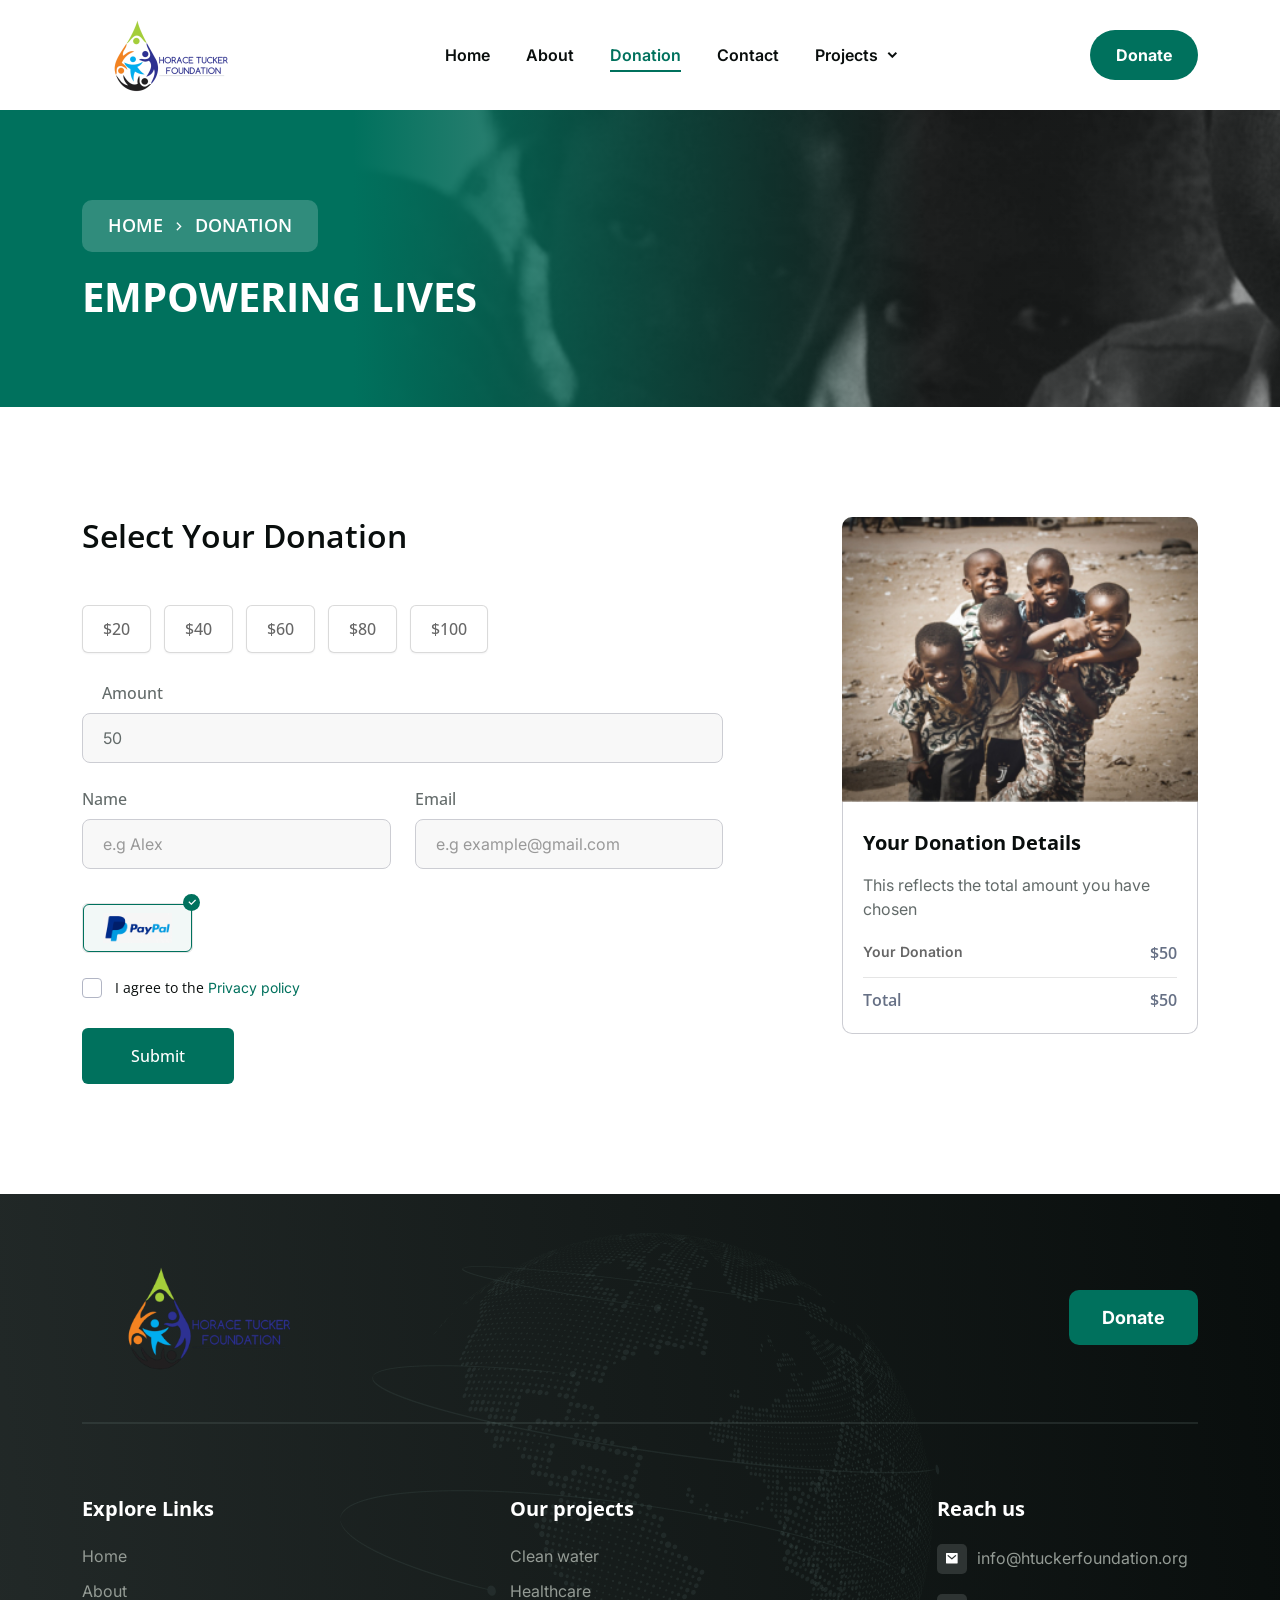
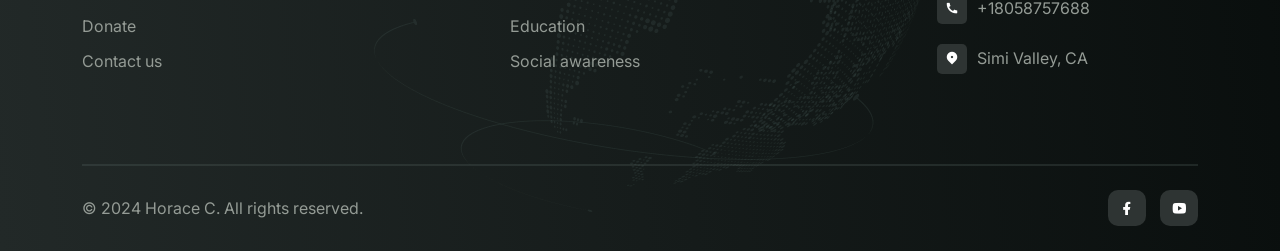
<file: donate-payment.html>
<!DOCTYPE html>
<html lang="en" dir="lrt">
  <head>
    <meta charset="UTF-8" />
    <meta http-equiv="X-UA-Compatible" content="IE=edge" />
    <meta http-equiv="X-UA-Compatible" content="ie=edge" />
    <meta name="viewport" content="width=device-width, initial-scale=1" />
    <meta
      name="description"
      content="Overview of our donation page"
    />
    <meta
      name="keywords"
      content="Donate, Donation, Charity, Fundraising, PayPal"
    />
    <meta name="author" content="https://samm-web.vercel.app/" />
    <meta property="og:type" content="website" />
    <meta property="og:title" content="Donation Page" />
    <meta property="og:site_name" content="Horace C Tucker Foundation" />
    <meta property="og:url" content="" />
    <meta property="og:image" content="" />
    <meta
      property="og:description"
      content="Overview of our donation page"
    />
    <meta name="twitter:title" content="Donation page" />
    <meta name="twitter:description" content="Overview of our donation page" />
    <meta name="twitter:image" content="" />
    <meta name="twitter:card" content="summary" />
    <title>Home</title>
     <link
      rel="icon"
      type="image/x-icon"
      sizes="16x16"
      href="./favicon-16x16.png"
    />
    <link
      rel="shortcut icon"
      type="image/x-icon"
      sizes="32X32"
      href="./favicon-32x32.png"
    />
    <!-- Custom Favicon size -->
     <link
      rel="shortcut icon"
      type="image/x-icon"
      sizes="300X300"
      href="./assets/images/icon/favicon.png"
      >
      <!-- Custom favicon size end -->
    <link
      rel="shortcut icon"
      type="image/x-icon"
      sizes="192x192"
      href="./android-chrome-192x192.png"
    />
    <link
      rel="shortcut icon"
      type="image/x-icon"
      sizes="512x512"
      href="./android-chrome-512x512.png"
    />
    <link rel="manifest" href="site.webmanifest" />

    <!-- Bootstrap -->
    <link
      rel="stylesheet"
      type="text/css"
      href="assets/css/bootstrap-5.3.0.min.css"
    />
    <!-- fonts & icon -->
    <link rel="stylesheet" type="text/css" href="assets/css/remixicon.css" />
    <!-- Plugin -->
    <link rel="stylesheet" type="text/css" href="assets/css/plugin.css" />
    <!-- Main CSS -->
    <link rel="stylesheet" type="text/css" href="assets/css/main-style.css" />
    <!-- RTL CSS::When Need RTL Uncomments File -->
    <!-- <link rel="stylesheet" type="text/css" href="assets/css/rtl.css"> -->
  </head>
  <body>
    <div class="loading-page" id="preloader-active">
      <div class="counter">
        <p class="text text-capitalize">loading</p>
        <span class="number">0%</span>
        <span class="line"></span>
      </div>
    </div>
    <header>
      <div class="header-area">
        <div class="main-header header-sticky">
          <div class="container">
            <div class="row">
              <div class="col-lg-12">
                <div
                  class="menu-wrapper d-flex align-items-center justify-content-between"
                >
                  <div
                    class="header-left d-flex align-items-center justify-content-between"
                  >
                    <!-- Logo-->
                    <div class="logo logo-large light-logo">
                      <a href="index.html"
                        ><img
                          src="assets/images/logo/logo.png"
                          height="75px"
                          alt="logo"
                      /></a>
                    </div>
                    <!-- Logo Mobile-->
                    <div class="logo logo-mobile light-logo">
                      <a href="index.html"
                        ><img src="assets/images/logo/logo.png" alt="img"
                      /></a>
                    </div>
                  </div>

                  <div class="search-container">
                    <input
                      type="text"
                      id="searchField"
                      class="search-field"
                      placeholder="Search..."
                    />
                    <button id="closeSearch" class="close-search-btn">
                      <i class="ri-close-line"></i>
                    </button>
                  </div>

                  <!-- Main-menu for desktop -->
                  <div class="main-menu d-none d-lg-block">
                    <nav>
                      <ul class="listing" id="navigation">
                        <li class="single-list">
                          <a href="index.html" class="single">Home </a>
                        </li>
                        <li class="single-list">
                          <a href="about.html" class="single">About</a>
                        </li>
                        <li class="single-list">
                          <a href="donate-payment.html" class="single active"
                            >Donation</a
                          >
                        </li>
                        <li class="single-list">
                          <a href="contact-us.html" class="single">Contact</a>
                        </li>
                        <li class="single-list">
                          <a href="javascript:void(0)" class="single">Projects <i class="ri-arrow-down-s-line"></i></a>
                          <ul class="submenu">
                            <li class="single-list"><a href="water-project.html" class="single">Clean water</a></li>
                            <li class="single-list"><a href="health-project.html" class="single">Healthcare</a></li>
                            <li class="single-list"><a href="education-project.html" class="single">Education</a></li>
                            <li class="single-list"><a href="social-project.html" class="single">Social awareness</a></li>
                          </ul>
                        </li>
                      </ul>
                    </nav>
                  </div>

                  <div class="header-right">
                    <div class="cart">
                      <!-- search button -->
                      <!-- <a href="javascript:void(0)" class="rounded-btn search-bar"><i class="ri-search-line"></i></a> -->
                      <a
                        href="javascript:void(0)"
                        class="btn-primary-fill pill-btn"
                        >Donate</a
                      >
                    </div>
                  </div>
                </div>
                <!-- Mobile Menu -->
                <div class="div">
                  <div class="mobile_menu d-block d-lg-none"></div>
                </div>
              </div>
            </div>
          </div>
        </div>
      </div>
    </header>
    <main>
      <!-- Breadcrumb Area S t a r t -->
      <section class="breadcrumb-section breadcrumb-bg">
        <div class="container">
          <div class="breadcrumb-text">
            <nav
              aria-label="breadcrumb"
              class="breadcrumb-nav wow fadeInUp"
              data-wow-delay="0.0s"
            >
              <ul class="breadcrumb listing">
                <li class="breadcrumb-item single-list">
                  <a href="index.html" class="single">Home</a>
                </li>
                <li class="breadcrumb-item single-list" aria-current="page">
                  <a href="javascript:void(0)" class="single">Donation</a>
                </li>
              </ul>
            </nav>
            <h1 class="title wow fadeInUp" data-wow-delay="0.1s">
              Empowering lives
            </h1>
          </div>
        </div>
      </section>
      <!-- End-of Breadcrumb Area -->

      <!-- Donation Payment S t a r t -->
      <div class="donation-payment section-padding">
        <div class="container">
          <div class="row g-24 justify-content-between">
            <div class="col-lg-7">
              <!-- Payment -->
              <div class="card-style box-shadow border-0">
                <div class="small-tittle mb-50">
                  <h2 class="title text-capitalize font-600 position-relative">
                    Select your donation
                  </h2>
                </div>
                <ul class="selectPricing mb-20">
                  <li class="listItem" data-amount="20">$20</li>
                  <li class="listItem" data-amount="40">$40</li>
                  <li class="listItem" data-amount="60">$60</li>
                  <li class="listItem" data-amount="80">$80</li>
                  <li class="listItem" data-amount="100">$100</li>
                </ul>
                <form
                  action="https://www.paypal.com/donate"
                  method="post"
                  target="_top"
                >
                  <div class="row">
                    <div class="col-lg-12">
                      <div class="contact-form mb-24">
                        <label hidden class="contact-label"
                          ></label
                        >
                        <input
                          type="hidden"
                          name="business"
                          value="info@htuckerfoundation.org"
                        /> 
                        <input type="hidden" name="currency_code" value="USD" />
                         <input
                          type="hidden"
                          name="item_name"
                          value="Benefitting the Lambwe community, Kenya"
                        /> 
                        <label class="contact-label">Amount</label>
                        <input
                          class="form-control contact-input left_default_amount"
                          type="number"
                          min="1"
                          value="50"
                          placeholder="$50"
                          required
                        />
                      </div>
                    </div>
                    <div class="col-lg-6">
                      <div class="contact-form mb-24">
                        <label class="contact-label">Name</label>
                        <input
                          class="form-control contact-input"
                          type="text"
                          placeholder="e.g Alex"
                          required
                        />
                      </div>
                    </div>
                    <div class="col-lg-6">
                      <div class="contact-form mb-24">
                        <label class="contact-label">Email</label>
                        <input
                          class="form-control contact-input"
                          type="email"
                          placeholder="e.g example@gmail.com"
                          required
                        />
                      </div>
                    </div>
               
                  </div>

                  <div class="form-group col-12 payment-gateway-wrapper mt-10">
                    <ul class="payment-gateway-list mb-10">
                      <li class="single-gateway-item selected">
                        <img
                          src="assets/images/icon/payment-method1.png"
                          alt="img"
                        />
                      </li>
                      <!-- <li class="single-gateway-item "><img aria-disabled="true" src="assets/images/icon/payment-method3.png" alt="img"></li> -->
                    </ul>
                    <div class="remember-me terms-condition">
                      <label>
                        <input
                          class="checkbox-style"
                          type="checkbox"
                          value="remember"
                          name="remember"
                          required
                        />
                        <small
                          >I agree to the
                          <a href="privacy-policy.html"
                            ><span>Privacy policy</span>
                          </a>
                        </small>
                        <span class="checkmark-style"></span>
                      </label>
                    </div>
                    <input type="submit" class="btn-primary-submit"
                      ></
                    >
                  </div>
                </form>
              </div>
            </div>
            <div class="col-xl-4 col-lg-5 col-md-7">
              <div class="blog-section-two">
                <div class="single-blog h-calc">
                  <div class="blog-img position-relative">
                    <a href="blog-details.html">
                      <img
                        src="assets/images/gallery/gallery2-alt.jpg"
                        class="img-fluid w-100"
                        alt="img"
                      />
                    </a>
                    <div class="blog-img-overlay-text"></div>
                  </div>
                  <!-- Payment Details -->
                  <div
                    class="paymentDetails card-style box-shadow border-0 mb-24"
                  >
                    <div class="blog-info">
                      <div
                        class="d-flex justify-content-between align-items-center"
                      >
                        <div class="blog-info-title">
                          <h4 class="title text-capitalize">
                            Your Donation Details
                          </h4>
                          <p class="subtitle">
                            This reflects the total amount you have chosen
                          </p>
                          <div class="priceListing">
                            <ul class="listing">
                              <li class="listItem">
                                <p class="leftCap font-600">Your Donation</p>
                                <p
                                  class="rightCap total_donation_amount font-600"
                                >
                                  $40
                                </p>
                              </li>
                              <li class="listItem">
                                <p class="leftCap rightCap font-600">Total</p>
                                <p
                                  class="rightCap total_donation_amount font-600"
                                >
                                  $40
                                </p>
                              </li>
                            </ul>
                          </div>
                        </div>
                      </div>
                    </div>
                  </div>
                </div>
              </div>
            </div>
          </div>
        </div>
      </div>
      <!--End-of Donation Payment -->
    </main>
  <!-- Footer S t a r t -->
      <footer>
      <div class="footer-wrapper footer-bg-one">
        <div class="container">
          <div class="footer-menu">
            <div class="col-lg-12">
              <div
                class="menu-wrapper d-flex align-items-center justify-content-between"
              >
                <div
                  class="header-left d-flex align-items-center justify-content-between"
                >
                  <!-- Logo-->
                  <div class="logo">
                    <a href="index.html"
                      ><img src="assets/images/logo/logo.png" alt="logo"
                    /></a>
                  </div>
                </div>
                <!-- Footer-menu -->

                <!-- Right button -->
                <ul class="cart">
                  <li class="cart-list">
                    <a href="donate-payment.html" class="donate-btn">Donate</a>
                  </li>
                </ul>
              </div>
            </div>
          </div>
          <hr class="footer-line" />
          <div class="footer-imp-link row g-4 justify-content-between">
            <div class="col-xl-2 col-lg-6">
              <div class="footer-link">
                <h4 class="title">Explore Links</h4>
                <ul class="imp-link">
                  <li class="single-list">
                    <a class="single" href="index.html">Home</a>
                  </li>
                  <li class="single-list">
                    <a class="single" href="about.html">About</a>
                  </li>
                  <li class="single-list">
                    <a class="single" href="donate-payment.html">Donate</a>
                  </li>
                   <li class="single-list">
                    <a class="single" href="contact-us.html">Contact us</a>
                  </li>
                </ul>
              </div>
            </div>
            <div class="col-xl-2 col-lg-6">
              <div class="footer-link">
                <h4 class="title">Our projects</h4>
                <ul class="imp-link">
                  <li class="single-list">
                    <a class="single" href="water-project.html">Clean water</a>
                  </li>
                  <li class="single-list">
                    <a class="single" href="health-project.html">Healthcare</a>
                  </li>
                  <li class="single-list">
                    <a class="single" href="education-project.html">Education</a>
                  </li>
                    <li class="single-list">
                    <a class="single" href="social-project.html">Social awareness</a>
                  </li>
                </ul>
              </div>
            </div>
            <div class="col-xl-3 col-lg-5">
              <div class="footer-link">
                <h4 class="title">Reach us</h4>
                <ul class="imp-link">
                  <li class="single-list">
                    <div class="d-flex align-items-center gap-10 mb-20">
                      <div class="imp-icon">
                        <i class="ri-mail-fill"></i>
                      </div>
                                            <a class="single" href="mailto:info@htuckerfoundation.org"
                        >info@htuckerfoundation.org</a
                      >
                    </div>
                  </li>
                  <li class="single-list">
                    <div class="d-flex align-items-center gap-10 mb-20">
                      <div class="imp-icon">
                        <i class="ri-phone-fill"></i>
                      </div>
                      <a class="single" href="tell:+18058757688"
                        >+18058757688</a
                      >
                    </div>
                  </li>
                  <li class="single-list">
                    <div class="d-flex align-items-center gap-10 mb-20">
                      <div class="imp-icon">
                        <i class="ri-map-pin-2-fill"></i>
                      </div>
                      <a class="single" href="javascript:void(0)"
                        >Simi Valley, CA</a
                      >
                    </div>
                  </li>
                </ul>
              </div>
            </div>
          </div>
          <hr class="footer-line" />
        </div>
        <!-- footer-bottom area -->
        <div class="footer-bottom-area">
          <div class="container">
            <div class="footer-border">
              <div class="row">
                <div class="col-xl-12">
                  <div class="footer-copy-right text-center">
                    <p class="pera">
                      © 2024 Horace C. All rights reserved.
                    </p>
                        <div class="footer-social-link">
                      <ul class="listing">
                        <li class="single-list">
                          <a class="single" href=""
                            ><i class="ri-facebook-fill"></i
                          ></a>
                        </li>
                        <li class="single-list">
                          <a class="single" href="https://www.youtube.com/channel/UCLSmbXEqgFC6J-vw44ydn9w"
                            ><i class="ri-youtube-fill"></i
                          ></a>
                        </li>
                      </ul>
                    </div>
                  </div>
                </div>
              </div>
            </div>
          </div>
        </div>
      </div>
    </footer>
    <!-- End-of Footer -->
    <!-- Scroll Up  -->
    <div class="progressParent" id="back-top">
      <svg
        class="backCircle svg-inner"
        width="100%"
        height="100%"
        viewBox="-1 -1 102 102"
      >
        <path d="M50,1 a49,49 0 0,1 0,98 a49,49 0 0,1 0,-98" />
      </svg>
    </div>
    <!-- Add an overlay element -->
    <div class="overlay"></div>
    <!-- jquery-->
    <script src="assets/js/jquery-3.7.0.min.js"></script>
    <script src="assets/js/popper.min.js"></script>
    <script src="assets/js/bootstrap-5.3.0.min.js"></script>
    <!-- Plugin -->
    <script src="assets/js/plugin.js"></script>
    <!-- Main js-->
    <script src="assets/js/main.js"></script>
  </body>
</html>
</file>
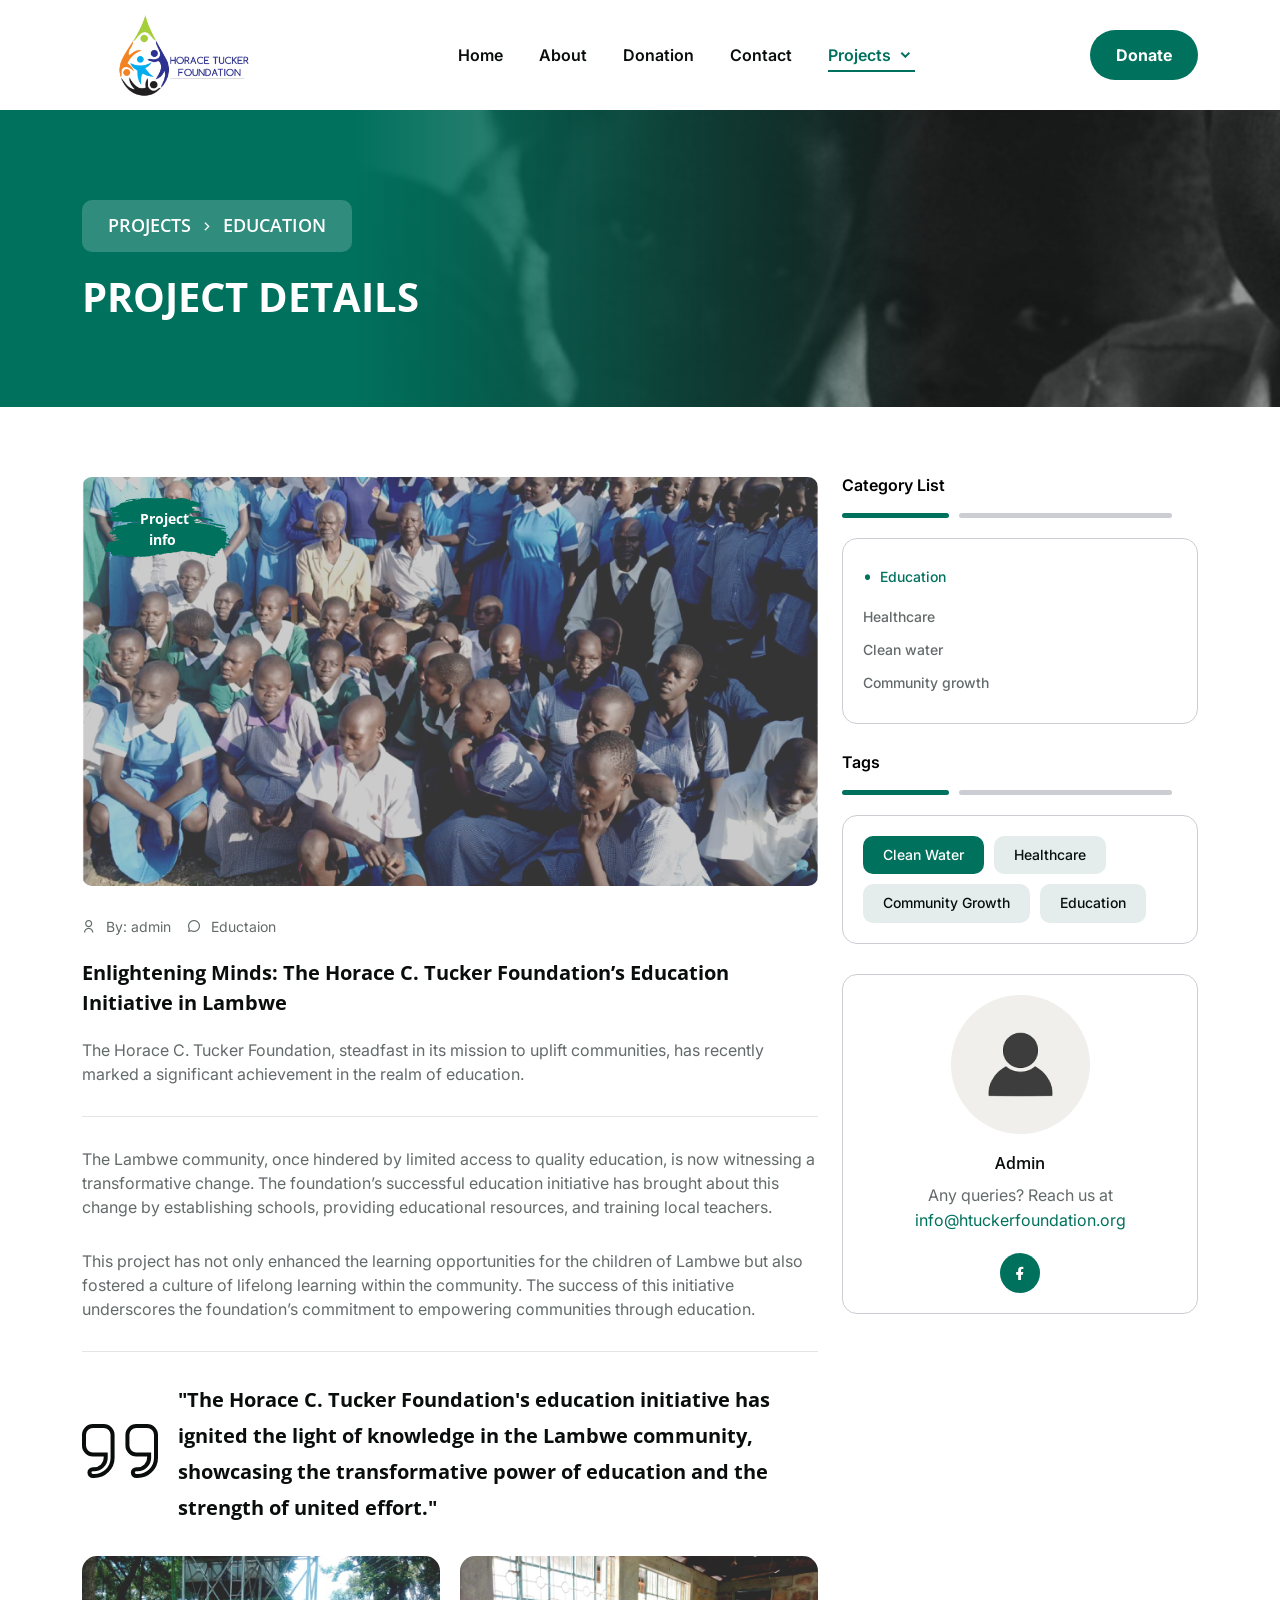
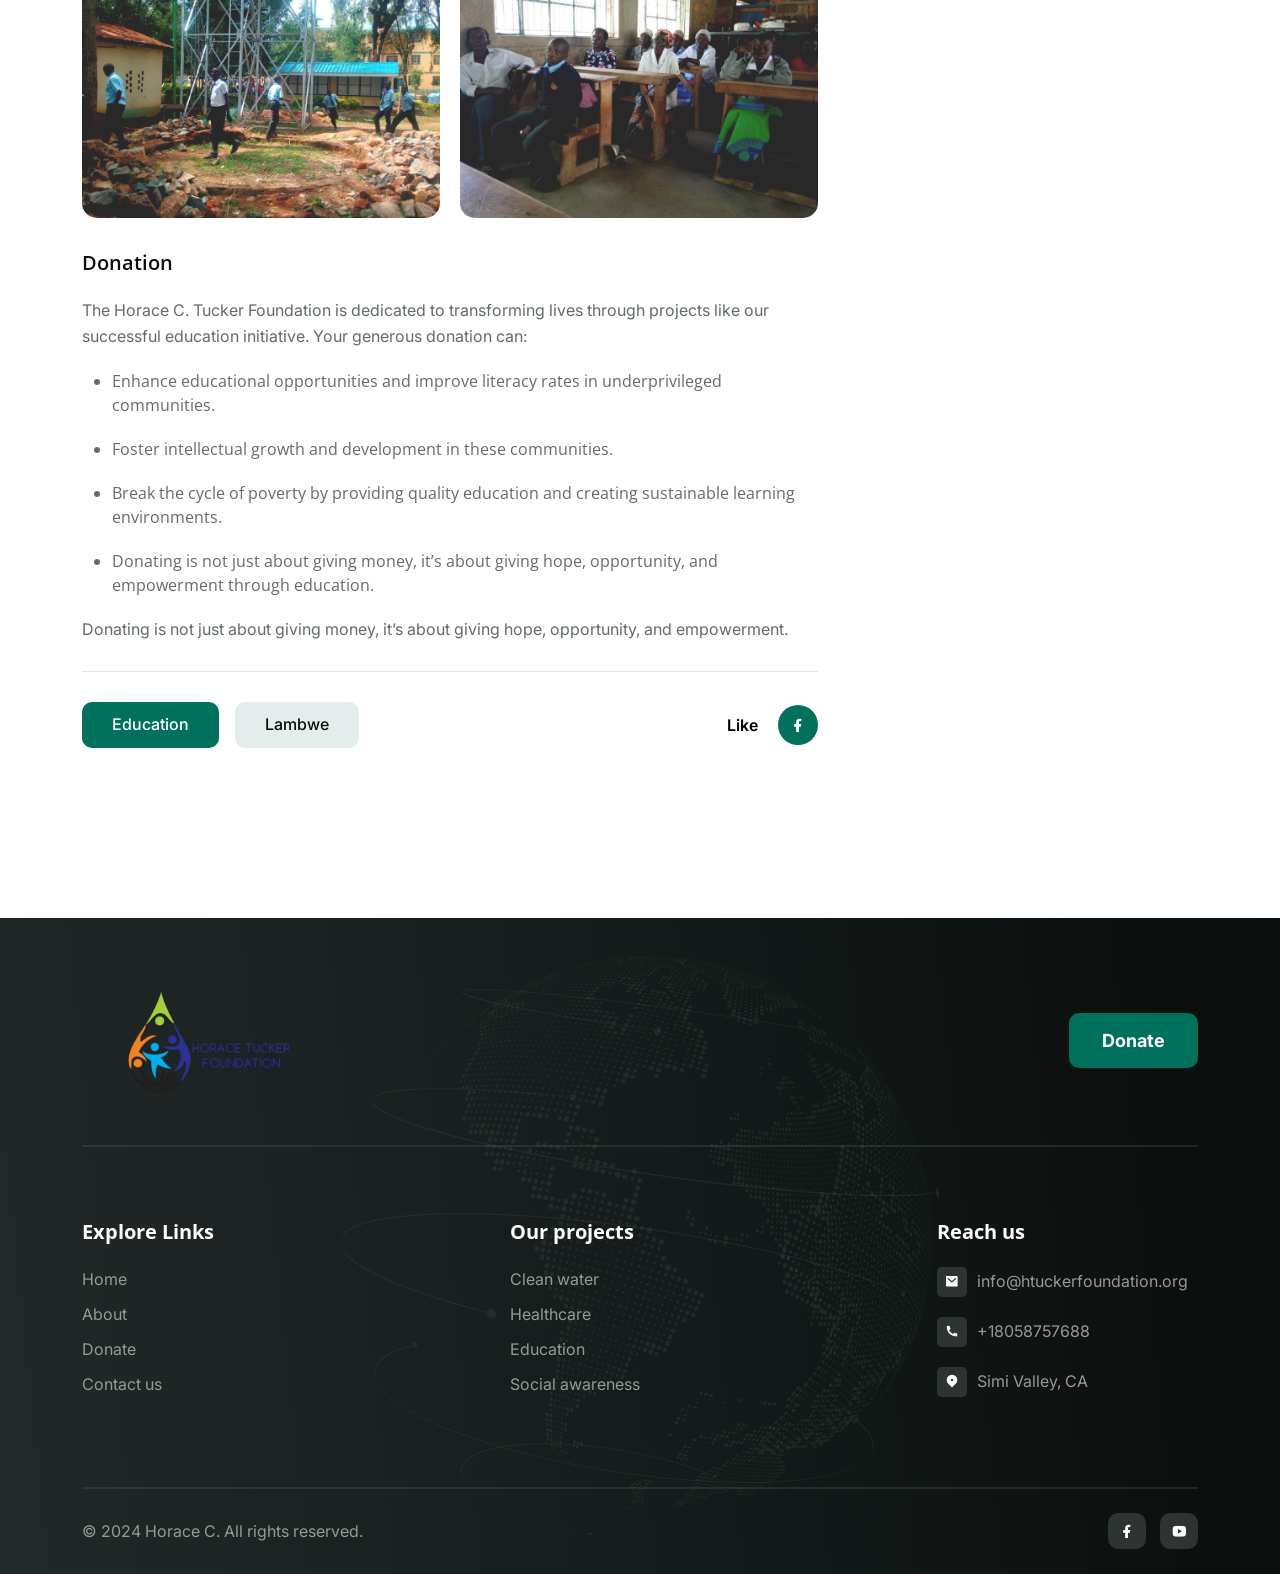
<file: education-project.html>
<!DOCTYPE html>
<html lang="en" dir="lrt">
  <head>
    <meta charset="UTF-8" />
    <meta http-equiv="X-UA-Compatible" content="IE=edge" />
    <meta http-equiv="X-UA-Compatible" content="ie=edge" />
    <meta name="viewport" content="width=device-width, initial-scale=1" />
    <meta name="description" content="Overview of the Education project" />
    <meta
      name="keywords"
      content="Clean water, Our mission, Our projects, United Nations, UN, Donation, Healthcare, Clean water, Social awareness, Education"
    />
    <meta name="author" content="https://samm-web.vercel.app/" />
    <meta property="og:type" content="website" />
    <meta property="og:title" content="Education project" />
    <meta property="og:site_name" content="Horace C Tucker Foundation" />
    <meta property="og:url" content="" />
    <meta property="og:image" content="" />
    <meta
      property="og:description"
      content="Overview of the Education project"
    />
    <meta name="twitter:title" content="Education project" />
    <meta
      name="twitter:description"
      content="Overview of the Education project"
    />
    <meta name="twitter:image" content="" />
    <meta name="twitter:card" content="summary" />
    <title>Education project</title>
    <link
      rel="icon"
      type="image/x-icon"
      sizes="16x16"
      href="./favicon-16x16.png"
    />
    <link
      rel="shortcut icon"
      type="image/x-icon"
      sizes="32X32"
      href="./favicon-32x32.png"
    />
    <!-- Custom Favicon size -->
    <link
      rel="shortcut icon"
      type="image/x-icon"
      sizes="300X300"
      href="./assets/images/icon/favicon.png"
    />
    <!-- Custom favicon size end -->
    <link
      rel="shortcut icon"
      type="image/x-icon"
      sizes="192x192"
      href="./android-chrome-192x192.png"
    />
    <link
      rel="shortcut icon"
      type="image/x-icon"
      sizes="512x512"
      href="./android-chrome-512x512.png"
    />
    <link rel="manifest" href="site.webmanifest" />

    <!-- Bootstrap -->
    <link
      rel="stylesheet"
      type="text/css"
      href="assets/css/bootstrap-5.3.0.min.css"
    />
    <!-- fonts & icon -->
    <link rel="stylesheet" type="text/css" href="assets/css/remixicon.css" />
    <!-- Plugin -->
    <link rel="stylesheet" type="text/css" href="assets/css/plugin.css" />
    <!-- Main CSS -->
    <link rel="stylesheet" type="text/css" href="assets/css/main-style.css" />
    <!-- RTL CSS::When Need RTL Uncomments File -->
    <!-- <link rel="stylesheet" type="text/css" href="assets/css/rtl.css"> -->
  </head>
  <body>
    <div class="loading-page" id="preloader-active">
      <div class="counter">
        <p class="text text-capitalize">loading</p>
        <span class="number">0%</span>
        <span class="line"></span>
      </div>
    </div>
    <header>
      <div class="header-area">
        <div class="main-header header-sticky">
          <div class="container">
            <div class="row">
              <div class="col-lg-12">
                <div
                  class="menu-wrapper d-flex align-items-center justify-content-between"
                >
                  <div
                    class="header-left d-flex align-items-center justify-content-between"
                  >
                    <!-- Logo-->
                    <div class="logo logo-large light-logo">
                      <a href="index.html"
                        ><img
                          src="assets/images/logo/logo.png"
                          width="200px"
                          alt="logo"
                      /></a>
                    </div>
                    <!-- Logo Mobile-->
                    <div class="logo logo-mobile light-logo">
                      <a href="index.html"
                        ><img src="assets/images/logo/logo.png" alt="img"
                      /></a>
                    </div>
                  </div>

                  <div class="search-container">
                    <input
                      type="text"
                      id="searchField"
                      class="search-field"
                      placeholder="Search..."
                    />
                    <button id="closeSearch" class="close-search-btn">
                      <i class="ri-close-line"></i>
                    </button>
                  </div>

                  <!-- Main-menu for desktop -->
                  <div class="main-menu d-none d-lg-block">
                    <nav>
                      <ul class="listing" id="navigation">
                        <li class="single-list">
                          <a href="index.html" class="single">Home </a>
                        </li>
                        <li class="single-list">
                          <a href="about.html" class="single">About</a>
                        </li>
                        <li class="single-list">
                          <a href="donate-payment.html" class="single"
                            >Donation</a
                          >
                        </li>
                        <li class="single-list">
                          <a href="contact-us.html" class="single">Contact</a>
                        </li>
                        <li class="single-list">
                          <a href="javascript:void(0)" class="single active"
                            >Projects <i class="ri-arrow-down-s-line"></i
                          ></a>
                          <ul class="submenu">
                            <li class="single-list">
                              <a href="water-project.html" class="single"
                                >Clean water</a
                              >
                            </li>
                            <li class="single-list">
                              <a href="health-project.html" class="single"
                                >Healthcare</a
                              >
                            </li>
                            <li class="single-list">
                              <!-- <span style="color: green;">.</span> -->
                              <a
                                href="education-project.html"
                                style="text-decoration: underline"
                                class="single"
                                >Education</a
                              >
                            </li>
                            <li class="single-list">
                              <a href="social-project.html" class="single"
                                >Social awareness</a
                              >
                            </li>
                          </ul>
                        </li>
                      </ul>
                    </nav>
                  </div>

                  <div class="header-right">
                    <div class="cart">
                      <!-- search button -->
                      <!-- <a href="javascript:void(0)" class="rounded-btn search-bar"><i class="ri-search-line"></i></a> -->
                      <a
                        href="./donate-payment.html"
                        class="btn-primary-fill pill-btn"
                        >Donate</a
                      >
                    </div>
                  </div>
                </div>
                <!-- Mobile Menu -->
                <div class="div">
                  <div class="mobile_menu d-block d-lg-none"></div>
                </div>
              </div>
            </div>
          </div>
        </div>
      </div>
    </header>
    <main>
      <!-- Breadcrumb Area S t a r t -->
      <section class="breadcrumb-section breadcrumb-bg">
        <div class="container">
          <div class="breadcrumb-text">
            <nav
              aria-label="breadcrumb"
              class="breadcrumb-nav wow fadeInUp"
              data-wow-delay="0.0s"
            >
              <ul class="breadcrumb listing">
                <li class="breadcrumb-item single-list">
                  <a href="index.html" class="single">Projects</a>
                </li>
                <li class="breadcrumb-item single-list" aria-current="page">
                  <a href="javascript:void(0)" class="single">Education</a>
                </li>
              </ul>
            </nav>
            <h1 class="title wow fadeInUp" data-wow-delay="0.1s">
              Project details
            </h1>
          </div>
        </div>
      </section>
      <!-- End-of Breadcrumb Area -->

      <!-- Blog-details S t a r t -->
      <section class="blog-details top-bottom-padding2">
        <div class="container">
          <div class="row gy-24">
            <div class="col-xxl-9 col-xl-8 col-lg-8">
              <div class="single-blog">
                <div class="blog-img">
                  <a href="javascript:void(0)">
                    <img
                      src="assets/images/gallery/blog-15.png"
                      class="img-fluid w-100"
                      alt="img"
                    />
                  </a>
                  <div class="brush-bg">
                    <img
                      src="assets/images/gallery/brush-bg-two.png"
                      alt="image"
                    />
                  </div>
                </div>
                <div class="blog-info">
                  <div class="blog-info-title">
                    <div class="flex gap-16 mb-20 align-items-center">
                      <div class="user flex gap-10 align-items-center">
                        <i class="ri-user-line"></i>
                        <p class="info">By: admin</p>
                      </div>
                      <div class="donate flex gap-10 align-items-center">
                        <i class="ri-chat-3-line"></i>
                        <p class="info">Eductaion</p>
                      </div>
                    </div>
                    <h4 class="title">
                      Enlightening Minds: The Horace C. Tucker Foundation’s
                      Education Initiative in Lambwe
                    </h4>
                    <p class="subtitle">
                      The Horace C. Tucker Foundation, steadfast in its mission
                      to uplift communities, has recently marked a significant
                      achievement in the realm of education.
                    </p>
                    <div class="divider"></div>
                    <p class="subtitle">
                      The Lambwe community, once hindered by limited access to
                      quality education, is now witnessing a transformative
                      change. The foundation’s successful education initiative
                      has brought about this change by establishing schools,
                      providing educational resources, and training local
                      teachers.
                    </p>
                    <p class="subtitle">
                      This project has not only enhanced the learning
                      opportunities for the children of Lambwe but also fostered
                      a culture of lifelong learning within the community. The
                      success of this initiative underscores the foundation’s
                      commitment to empowering communities through education.
                    </p>
                    <div class="divider"></div>
                    <div class="quote-with-text">
                      <div class="quote">
                        <svg
                          xmlns="http://www.w3.org/2000/svg"
                          width="76"
                          height="54"
                          viewBox="0 0 76 54"
                          fill="none"
                        >
                          <path
                            d="M67.1429 32.4V30.4H65.1429H54.2857C49.3919 30.4 45.4286 26.4424 45.4286 21.6V10.8C45.4286 5.95763 49.3919 2 54.2857 2H65.1429C70.0366 2 74 5.95763 74 10.8V16.2V21.6V33.75C74 43.8236 65.7956 52 55.6429 52H54.2857C52.3776 52 50.8571 50.4724 50.8571 48.6C50.8571 46.7276 52.3776 45.2 54.2857 45.2H55.6429C61.9794 45.2 67.1429 40.0789 67.1429 33.75V32.4ZM23.7143 32.4V30.4H21.7143H10.8571C5.96336 30.4 2 26.4424 2 21.6V10.8C2 5.95763 5.96336 2 10.8571 2H21.7143C26.6081 2 30.5714 5.95763 30.5714 10.8V16.2V21.6V33.75C30.5714 43.8236 22.367 52 12.2143 52H10.8571C8.94907 52 7.42857 50.4724 7.42857 48.6C7.42857 46.7276 8.94907 45.2 10.8571 45.2H12.2143C18.5509 45.2 23.7143 40.0789 23.7143 33.75V32.4Z"
                            stroke="#090E0D"
                            stroke-width="4"
                          />
                        </svg>
                      </div>
                      <h4 class="title">
                        "The Horace C. Tucker Foundation's education initiative
                        has ignited the light of knowledge in the Lambwe
                        community, showcasing the transformative power of
                        education and the strength of united effort."
                      </h4>
                    </div>
                    <div class="d-flex gap-20">
                      <div class="blog-multi-img">
                        <img
                          src="assets/images/gallery/blog-13.png"
                          alt="image"
                        />
                      </div>
                      <div class="blog-multi-img">
                        <img
                          src="assets/images/gallery/blog-12.png"
                          alt="image"
                        />
                      </div>
                    </div>
                    <div class="donation-content">
                      <h4 class="title">donation</h4>
                      <p class="pera">
                        The Horace C. Tucker Foundation is dedicated to
                        transforming lives through projects like our successful
                        education initiative. Your generous donation can:
                      </p>
                      <ul class="bullet-list">
                        <li class="list">
                          Enhance educational opportunities and improve literacy
                          rates in underprivileged communities.
                        </li>
                        <li class="list">
                          Foster intellectual growth and development in these
                          communities.
                        </li>
                        <li class="list">
                          Break the cycle of poverty by providing quality
                          education and creating sustainable learning
                          environments.
                        </li>
                        <li class="list">
                          Donating is not just about giving money, it’s about
                          giving hope, opportunity, and empowerment through
                          education.
                        </li>
                      </ul>
                      <p class="subtitle">
                        Donating is not just about giving money, it’s about
                        giving hope, opportunity, and empowerment.
                      </p>
                      <div class="divider"></div>
                    </div>
                  </div>
                  <!-- blog info -->
                  <div class="another-blog-info">
                    <div
                      class="d-flex res-flex justify-content-between align-items-center"
                    >
                      <div class="imp-btn flex align-items-center">
                        <div class="badge active">
                          <p class="subtitle">Education</p>
                        </div>
                        <div class="badge">
                          <p class="subtitle">Lambwe</p>
                        </div>
                      </div>
                      <div class="share-link align-items-center">
                        <p class="title">Like</p>
                        <div class="social-link">
                          <div class="social-icon active">
                            <a href="javascript:void(0)"
                              ><i class="ri-facebook-fill"></i
                            ></a>
                          </div>
                        </div>
                      </div>
                    </div>
                  </div>
                </div>
              </div>
            </div>
            <div class="col-xxl-3 col-xl-4 col-lg-4">
              <div class="right-element">
                <!-- category -->
                <div class="category-section">
                  <p class="pera">Category List</p>
                  <div class="dotted">
                    <div class="active-dot"></div>
                    <div class="inactive-dot"></div>
                  </div>
                  <div class="category-box">
                    <ul class="listing">
                      <li class="single-list active">
                        <a class="single" href="javascript:void(0)"
                          >Education</a
                        >
                      </li>
                      <li class="single-list">
                        <a class="single" href="javascript:void(0)"
                          >Healthcare</a
                        >
                      </li>
                      <li class="single-list">
                        <a class="single" href="javascript:void(0)"
                          >Clean water</a
                        >
                      </li>
                      <li class="single-list">
                        <a class="single" href="javascript:void(0)"
                          >Community growth</a
                        >
                      </li>
                    </ul>
                  </div>
                </div>

                <!-- Tag -->
                <div class="tag-section">
                  <p class="pera">Tags</p>
                  <div class="dotted">
                    <div class="active-dot"></div>
                    <div class="inactive-dot"></div>
                  </div>
                  <div class="tag-box">
                    <div class="tag-info">
                      <div class="badge active">
                        <p class="subtitle">Clean water</p>
                      </div>
                      <div class="badge">
                        <p class="subtitle">Healthcare</p>
                      </div>
                      <div class="badge">
                        <p class="subtitle">Community growth</p>
                      </div>
                      <div class="badge">
                        <p class="subtitle">Education</p>
                      </div>
                    </div>
                  </div>
                </div>

                <!-- User Box -->
                <div class="user-box">
                  <div class="user-img mx-auto">
                    <img src="assets/images/gallery/user.png" alt="img" />
                  </div>
                  <div class="user-info text-center">
                    <h4 class="title">Admin</h4>
                    <p class="pera">
                      Any queries? Reach us at
                      <a href="mailto:info@htuckerfoundation.org"
                        >info@htuckerfoundation.org</a
                      >
                    </p>
                  </div>
                  <div class="social-link justify-content-center">
                    <div class="social-icon active">
                      <a href="javascript:void(0)"
                        ><i class="ri-facebook-fill"></i
                      ></a>
                    </div>
                  </div>
                </div>
              </div>
            </div>
          </div>
        </div>
      </section>

      <!-- End-of Blog-details -->
    </main>
    <!-- Footer S t a r t -->
    <footer>
      <div class="footer-wrapper footer-bg-one">
        <div class="container">
          <div class="footer-menu">
            <div class="col-lg-12">
              <div
                class="menu-wrapper d-flex align-items-center justify-content-between"
              >
                <div
                  class="header-left d-flex align-items-center justify-content-between"
                >
                  <!-- Logo-->
                  <div class="logo">
                    <a href="index.html"
                      ><img src="assets/images/logo/logo.png" alt="logo"
                    /></a>
                  </div>
                </div>
                <!-- Footer-menu -->

                <!-- Right button -->
                <ul class="cart">
                  <li class="cart-list">
                    <a href="donate-payment.html" class="donate-btn">Donate</a>
                  </li>
                </ul>
              </div>
            </div>
          </div>
          <hr class="footer-line" />
          <div class="footer-imp-link row g-4 justify-content-between">
            <div class="col-xl-2 col-lg-6">
              <div class="footer-link">
                <h4 class="title">Explore Links</h4>
                <ul class="imp-link">
                  <li class="single-list">
                    <a class="single" href="index.html">Home</a>
                  </li>
                  <li class="single-list">
                    <a class="single" href="about.html">About</a>
                  </li>
                  <li class="single-list">
                    <a class="single" href="donate-payment.html">Donate</a>
                  </li>
                  <li class="single-list">
                    <a class="single" href="contact-us.html">Contact us</a>
                  </li>
                </ul>
              </div>
            </div>
            <div class="col-xl-2 col-lg-6">
              <div class="footer-link">
                <h4 class="title">Our projects</h4>
                <ul class="imp-link">
                  <li class="single-list">
                    <a class="single" href="water-project.html">Clean water</a>
                  </li>
                  <li class="single-list">
                    <a class="single" href="health-project.html">Healthcare</a>
                  </li>
                  <li class="single-list">
                    <a class="single" href="education-project.html"
                      >Education</a
                    >
                  </li>
                  <li class="single-list">
                    <a class="single" href="social-project.html"
                      >Social awareness</a
                    >
                  </li>
                </ul>
              </div>
            </div>
            <div class="col-xl-3 col-lg-5">
              <div class="footer-link">
                <h4 class="title">Reach us</h4>
                <ul class="imp-link">
                  <li class="single-list">
                    <div class="d-flex align-items-center gap-10 mb-20">
                      <div class="imp-icon">
                        <i class="ri-mail-fill"></i>
                      </div>
                      <a class="single" href="mailto:info@htuckerfoundation.org"
                        >info@htuckerfoundation.org</a
                      >
                    </div>
                  </li>
                  <li class="single-list">
                    <div class="d-flex align-items-center gap-10 mb-20">
                      <div class="imp-icon">
                        <i class="ri-phone-fill"></i>
                      </div>
                      <a class="single" href="tell:+18058757688"
                        >+18058757688</a
                      >
                    </div>
                  </li>
                  <li class="single-list">
                    <div class="d-flex align-items-center gap-10 mb-20">
                      <div class="imp-icon">
                        <i class="ri-map-pin-2-fill"></i>
                      </div>
                      <a class="single" href="javascript:void(0)"
                        >Simi Valley, CA</a
                      >
                    </div>
                  </li>
                </ul>
              </div>
            </div>
          </div>
          <hr class="footer-line" />
        </div>
        <!-- footer-bottom area -->
        <div class="footer-bottom-area">
          <div class="container">
            <div class="footer-border">
              <div class="row">
                <div class="col-xl-12">
                  <div class="footer-copy-right text-center">
                    <p class="pera">© 2024 Horace C. All rights reserved.</p>
                    <div class="footer-social-link">
                      <ul class="listing">
                        <li class="single-list">
                          <a class="single" href=""
                            ><i class="ri-facebook-fill"></i
                          ></a>
                        </li>
                        <li class="single-list">
                          <a
                            class="single"
                            href="https://www.youtube.com/channel/UCLSmbXEqgFC6J-vw44ydn9w"
                            ><i class="ri-youtube-fill"></i
                          ></a>
                        </li>
                      </ul>
                    </div>
                  </div>
                </div>
              </div>
            </div>
          </div>
        </div>
      </div>
    </footer>
    <!-- End-of Footer -->
    <!-- Scroll Up  -->
    <div class="progressParent" id="back-top">
      <svg
        class="backCircle svg-inner"
        width="100%"
        height="100%"
        viewBox="-1 -1 102 102"
      >
        <path d="M50,1 a49,49 0 0,1 0,98 a49,49 0 0,1 0,-98" />
      </svg>
    </div>
    <!-- Add an overlay element -->
    <div class="overlay"></div>
    <!-- jquery-->
    <script src="assets/js/jquery-3.7.0.min.js"></script>
    <script src="assets/js/popper.min.js"></script>
    <script src="assets/js/bootstrap-5.3.0.min.js"></script>
    <!-- Plugin -->
    <script src="assets/js/plugin.js"></script>
    <!-- Main js-->
    <script src="assets/js/main.js"></script>
  </body>
</html>
</file>
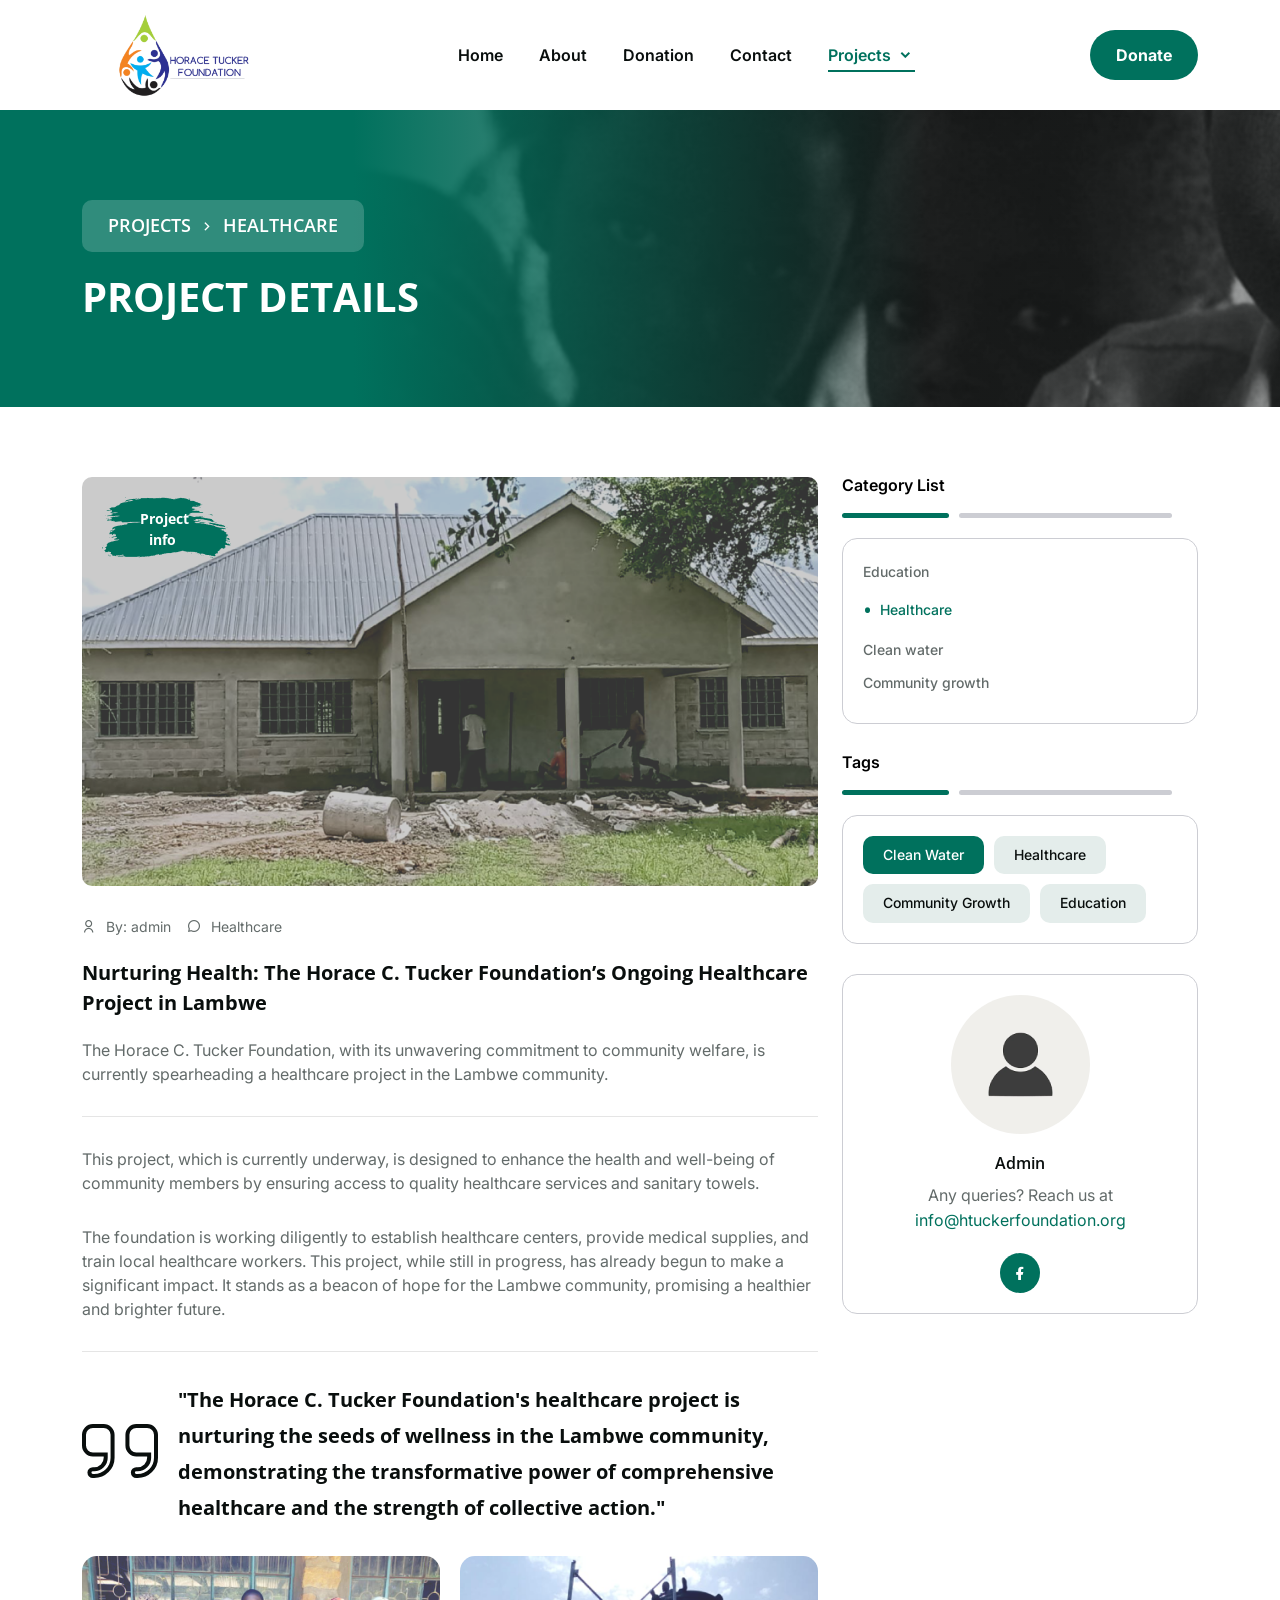
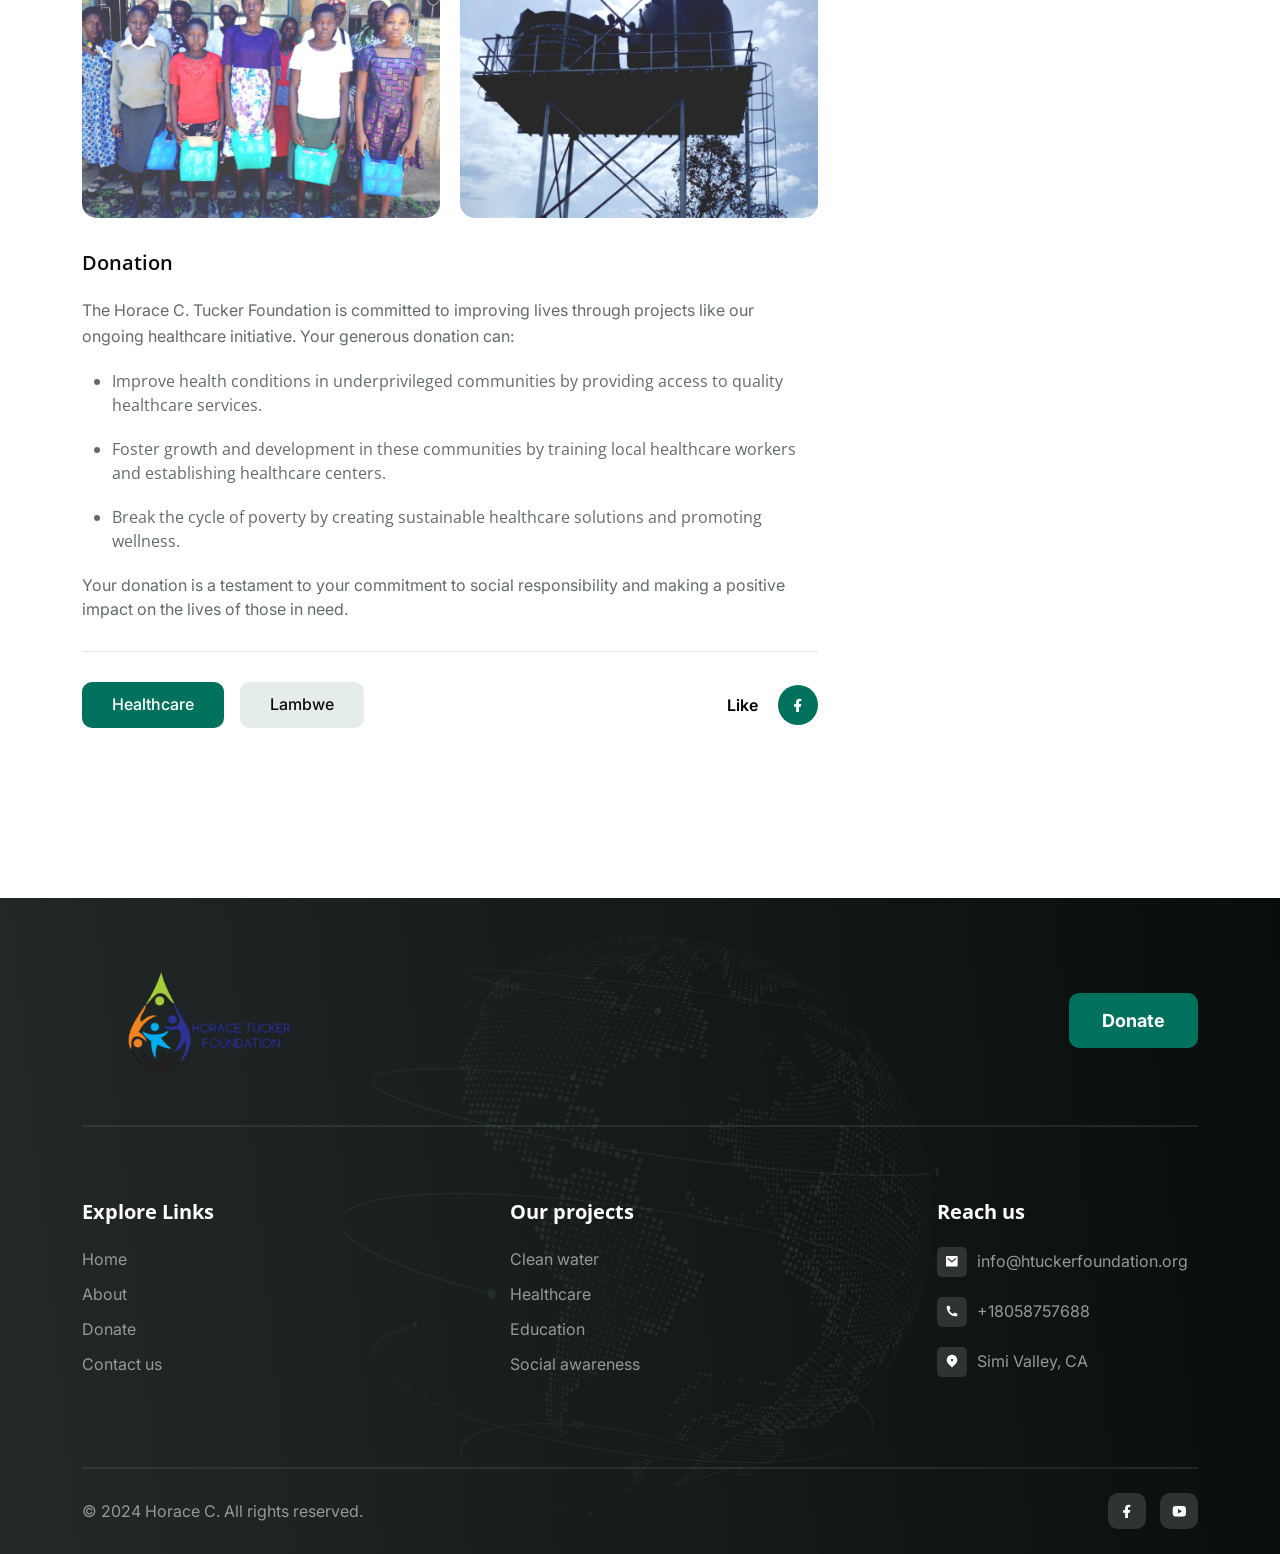
<file: health-project.html>
<!DOCTYPE html>
<html lang="en" dir="lrt">
  <head>
    <meta charset="UTF-8" />
    <meta http-equiv="X-UA-Compatible" content="IE=edge" />
    <meta http-equiv="X-UA-Compatible" content="ie=edge" />
    <meta name="viewport" content="width=device-width, initial-scale=1" />
    <meta name="description" content="Overview of the healthcare project" />
    <meta
      name="keywords"
      content="Clean water, Our mission, Our projects, United Nations, UN, Donation, Healthcare, Clean water, Social awareness, Education"
    />
    <meta name="author" content="https://samm-web.vercel.app/" />
    <meta property="og:type" content="website" />
    <meta property="og:title" content="healthcare project" />
    <meta property="og:site_name" content="Horace C Tucker Foundation" />
    <meta property="og:url" content="" />
    <meta property="og:image" content="" />
    <meta
      property="og:description"
      content="Overview of the healthcare project"
    />
    <meta name="twitter:title" content="healthcare project" />
    <meta
      name="twitter:description"
      content="Overview of the healthcare project"
    />
    <meta name="twitter:image" content="" />
    <meta name="twitter:card" content="summary" />
    <title>healthcare project</title>
    <link
      rel="icon"
      type="image/x-icon"
      sizes="16x16"
      href="./favicon-16x16.png"
    />
    <link
      rel="shortcut icon"
      type="image/x-icon"
      sizes="32X32"
      href="./favicon-32x32.png"
    />
    <!-- Custom Favicon size -->
    <link
      rel="shortcut icon"
      type="image/x-icon"
      sizes="300X300"
      href="./assets/images/icon/favicon.png"
    />
    <!-- Custom favicon size end -->
    <link
      rel="shortcut icon"
      type="image/x-icon"
      sizes="192x192"
      href="./android-chrome-192x192.png"
    />
    <link
      rel="shortcut icon"
      type="image/x-icon"
      sizes="512x512"
      href="./android-chrome-512x512.png"
    />
    <link rel="manifest" href="site.webmanifest" />

    <!-- Bootstrap -->
    <link
      rel="stylesheet"
      type="text/css"
      href="assets/css/bootstrap-5.3.0.min.css"
    />
    <!-- fonts & icon -->
    <link rel="stylesheet" type="text/css" href="assets/css/remixicon.css" />
    <!-- Plugin -->
    <link rel="stylesheet" type="text/css" href="assets/css/plugin.css" />
    <!-- Main CSS -->
    <link rel="stylesheet" type="text/css" href="assets/css/main-style.css" />
    <!-- RTL CSS::When Need RTL Uncomments File -->
    <!-- <link rel="stylesheet" type="text/css" href="assets/css/rtl.css"> -->
  </head>
  <body>
    <div class="loading-page" id="preloader-active">
      <div class="counter">
        <p class="text text-capitalize">loading</p>
        <span class="number">0%</span>
        <span class="line"></span>
      </div>
    </div>
    <header>
      <div class="header-area">
        <div class="main-header header-sticky">
          <div class="container">
            <div class="row">
              <div class="col-lg-12">
                <div
                  class="menu-wrapper d-flex align-items-center justify-content-between"
                >
                  <div
                    class="header-left d-flex align-items-center justify-content-between"
                  >
                    <!-- Logo-->
                    <div class="logo logo-large light-logo">
                      <a href="index.html"
                        ><img
                          src="assets/images/logo/logo.png"
                          width="200px"
                          alt="logo"
                      /></a>
                    </div>
                    <!-- Logo Mobile-->
                    <div class="logo logo-mobile light-logo">
                      <a href="index.html"
                        ><img src="assets/images/logo/logo.png" alt="img"
                      /></a>
                    </div>
                  </div>

                  <div class="search-container">
                    <input
                      type="text"
                      id="searchField"
                      class="search-field"
                      placeholder="Search..."
                    />
                    <button id="closeSearch" class="close-search-btn">
                      <i class="ri-close-line"></i>
                    </button>
                  </div>

                  <!-- Main-menu for desktop -->
                  <div class="main-menu d-none d-lg-block">
                    <nav>
                      <ul class="listing" id="navigation">
                        <li class="single-list">
                          <a href="index.html" class="single">Home </a>
                        </li>
                        <li class="single-list">
                          <a href="about.html" class="single">About</a>
                        </li>
                        <li class="single-list">
                          <a href="donate-payment.html" class="single"
                            >Donation</a
                          >
                        </li>
                        <li class="single-list">
                          <a href="contact-us.html" class="single">Contact</a>
                        </li>
                        <li class="single-list">
                          <a href="javascript:void(0)" class="single active"
                            >Projects <i class="ri-arrow-down-s-line"></i
                          ></a>
                          <ul class="submenu">
                            <li class="single-list">
                              <a href="water-project.html" class="single"
                                >Clean water</a
                              >
                            </li>
                            <li class="single-list">
                              <a
                                href="health-project.html"
                                style="text-decoration: underline"
                                class="single"
                                >Healthcare</a
                              >
                            </li>
                            <li class="single-list">
                              <!-- <span style="color: green;">.</span> -->
                              <a href="education-project.html" class="single"
                                >Education</a
                              >
                            </li>
                            <li class="single-list">
                              <a href="social-project.html" class="single"
                                >Social awareness</a
                              >
                            </li>
                          </ul>
                        </li>
                      </ul>
                    </nav>
                  </div>

                  <div class="header-right">
                    <div class="cart">
                      <!-- search button -->
                      <!-- <a href="javascript:void(0)" class="rounded-btn search-bar"><i class="ri-search-line"></i></a> -->
                      <a
                        href="./donate-payment.html"
                        class="btn-primary-fill pill-btn"
                        >Donate</a
                      >
                    </div>
                  </div>
                </div>
                <!-- Mobile Menu -->
                <div class="div">
                  <div class="mobile_menu d-block d-lg-none"></div>
                </div>
              </div>
            </div>
          </div>
        </div>
      </div>
    </header>
    <main>
      <!-- Breadcrumb Area S t a r t -->
      <section class="breadcrumb-section breadcrumb-bg">
        <div class="container">
          <div class="breadcrumb-text">
            <nav
              aria-label="breadcrumb"
              class="breadcrumb-nav wow fadeInUp"
              data-wow-delay="0.0s"
            >
              <ul class="breadcrumb listing">
                <li class="breadcrumb-item single-list">
                  <a href="index.html" class="single">Projects</a>
                </li>
                <li class="breadcrumb-item single-list" aria-current="page">
                  <a href="javascript:void(0)" class="single">Healthcare</a>
                </li>
              </ul>
            </nav>
            <h1 class="title wow fadeInUp" data-wow-delay="0.1s">
              Project details
            </h1>
          </div>
        </div>
      </section>
      <!-- End-of Breadcrumb Area -->

      <!-- Blog-details S t a r t -->
      <section class="blog-details top-bottom-padding2">
        <div class="container">
          <div class="row gy-24">
            <div class="col-xxl-9 col-xl-8 col-lg-8">
              <div class="single-blog">
                <div class="blog-img">
                  <a href="javascript:void(0)">
                    <img
                      src="assets/images/gallery/blog-10.png"
                      class="img-fluid w-100"
                      alt="img"
                    />
                  </a>
                  <div class="brush-bg">
                    <img
                      src="assets/images/gallery/brush-bg-two.png"
                      alt="image"
                    />
                  </div>
                </div>
                <div class="blog-info">
                  <div class="blog-info-title">
                    <div class="flex gap-16 mb-20 align-items-center">
                      <div class="user flex gap-10 align-items-center">
                        <i class="ri-user-line"></i>
                        <p class="info">By: admin</p>
                      </div>
                      <div class="donate flex gap-10 align-items-center">
                        <i class="ri-chat-3-line"></i>
                        <p class="info">Healthcare</p>
                      </div>
                    </div>
                    <h4 class="title">
                      Nurturing Health: The Horace C. Tucker Foundation’s
                      Ongoing Healthcare Project in Lambwe
                    </h4>
                    <p class="subtitle">
                      The Horace C. Tucker Foundation, with its unwavering
                      commitment to community welfare, is currently spearheading
                      a healthcare project in the Lambwe community.
                    </p>
                    <div class="divider"></div>
                    <p class="subtitle">
                      This project, which is currently underway, is designed to enhance the health and well-being of community members by ensuring access to quality healthcare services and sanitary towels.
                    </p>
                    <p class="subtitle">
                      The foundation is working diligently to establish
                      healthcare centers, provide medical supplies, and train
                      local healthcare workers. This project, while still in
                      progress, has already begun to make a significant impact.
                      It stands as a beacon of hope for the Lambwe community,
                      promising a healthier and brighter future.
                    </p>
                    <div class="divider"></div>
                    <div class="quote-with-text">
                      <div class="quote">
                        <svg
                          xmlns="http://www.w3.org/2000/svg"
                          width="76"
                          height="54"
                          viewBox="0 0 76 54"
                          fill="none"
                        >
                          <path
                            d="M67.1429 32.4V30.4H65.1429H54.2857C49.3919 30.4 45.4286 26.4424 45.4286 21.6V10.8C45.4286 5.95763 49.3919 2 54.2857 2H65.1429C70.0366 2 74 5.95763 74 10.8V16.2V21.6V33.75C74 43.8236 65.7956 52 55.6429 52H54.2857C52.3776 52 50.8571 50.4724 50.8571 48.6C50.8571 46.7276 52.3776 45.2 54.2857 45.2H55.6429C61.9794 45.2 67.1429 40.0789 67.1429 33.75V32.4ZM23.7143 32.4V30.4H21.7143H10.8571C5.96336 30.4 2 26.4424 2 21.6V10.8C2 5.95763 5.96336 2 10.8571 2H21.7143C26.6081 2 30.5714 5.95763 30.5714 10.8V16.2V21.6V33.75C30.5714 43.8236 22.367 52 12.2143 52H10.8571C8.94907 52 7.42857 50.4724 7.42857 48.6C7.42857 46.7276 8.94907 45.2 10.8571 45.2H12.2143C18.5509 45.2 23.7143 40.0789 23.7143 33.75V32.4Z"
                            stroke="#090E0D"
                            stroke-width="4"
                          />
                        </svg>
                      </div>
                      <h4 class="title">
                        "The Horace C. Tucker Foundation's healthcare project is
                        nurturing the seeds of wellness in the Lambwe community,
                        demonstrating the transformative power of comprehensive
                        healthcare and the strength of collective action."
                      </h4>
                    </div>
                    <div class="d-flex gap-20">
                      <div class="blog-multi-img">
                        <img
                          src="assets/images/gallery/blog-11.png"
                          alt="image"
                        />
                      </div>
                      <div class="blog-multi-img">
                        <img
                          src="assets/images/gallery/blog-multi-2.png"
                          alt="image"
                        />
                      </div>
                    </div>
                    <div class="donation-content">
                      <h4 class="title">donation</h4>
                      <p class="pera">
                        The Horace C. Tucker Foundation is committed to improving lives through projects like our ongoing healthcare initiative. Your generous donation can:
                      </p>
                      <ul class="bullet-list">
                        <li class="list">
                          Improve health conditions in underprivileged communities by providing access to quality healthcare services.
                        </li>
                        <li class="list">
                          Foster growth and development in these communities by training local healthcare workers and establishing healthcare centers.
                        </li>
                        <li class="list">
                          Break the cycle of poverty by creating sustainable healthcare solutions and promoting wellness.
                        </li>
                      </ul>
                      <p class="subtitle">
                        Your donation is a testament to your commitment to social responsibility and making a positive impact on the lives of those in need.
                      </p>
                      <div class="divider"></div>
                    </div>
                  </div>
                  <!-- blog info -->
                  <div class="another-blog-info">
                    <div
                      class="d-flex res-flex justify-content-between align-items-center"
                    >
                      <div class="imp-btn flex align-items-center">
                        <div class="badge active">
                          <p class="subtitle">Healthcare</p>
                        </div>
                        <div class="badge">
                          <p class="subtitle">Lambwe</p>
                        </div>
                      </div>
                      <div class="share-link align-items-center">
                        <p class="title">Like</p>
                        <div class="social-link">
                          <div class="social-icon active">
                            <a href="javascript:void(0)"
                              ><i class="ri-facebook-fill"></i
                            ></a>
                          </div>
                        </div>
                      </div>
                    </div>
                  </div>
                </div>
              </div>
            </div>
            <div class="col-xxl-3 col-xl-4 col-lg-4">
              <div class="right-element">
                <!-- category -->
                <div class="category-section">
                  <p class="pera">Category List</p>
                  <div class="dotted">
                    <div class="active-dot"></div>
                    <div class="inactive-dot"></div>
                  </div>
                  <div class="category-box">
                    <ul class="listing">
                      <li class="single-list">
                        <a class="single" href="javascript:void(0)"
                          >Education</a
                        >
                      </li>
                      <li class="single-list active">
                        <a class="single" href="javascript:void(0)"
                          >Healthcare</a
                        >
                      </li>
                      <li class="single-list">
                        <a class="single" href="javascript:void(0)"
                          >Clean water</a
                        >
                      </li>
                      <li class="single-list">
                        <a class="single" href="javascript:void(0)"
                          >Community growth</a
                        >
                      </li>
                    </ul>
                  </div>
                </div>

                <!-- Tag -->
                <div class="tag-section">
                  <p class="pera">Tags</p>
                  <div class="dotted">
                    <div class="active-dot"></div>
                    <div class="inactive-dot"></div>
                  </div>
                  <div class="tag-box">
                    <div class="tag-info">
                      <div class="badge active">
                        <p class="subtitle">Clean water</p>
                      </div>
                      <div class="badge">
                        <p class="subtitle">Healthcare</p>
                      </div>
                      <div class="badge">
                        <p class="subtitle">Community growth</p>
                      </div>
                      <div class="badge">
                        <p class="subtitle">Education</p>
                      </div>
                    </div>
                  </div>
                </div>

                <!-- User Box -->
                <div class="user-box">
                  <div class="user-img mx-auto">
                    <img src="assets/images/gallery/user.png" alt="img" />
                  </div>
                  <div class="user-info text-center">
                    <h4 class="title">Admin</h4>
                    <p class="pera">
                      Any queries? Reach us at
                      <a href="mailto:info@htuckerfoundation.org"
                        >info@htuckerfoundation.org</a
                      >
                    </p>
                  </div>
                  <div class="social-link justify-content-center">
                    <div class="social-icon active">
                      <a href="javascript:void(0)"
                        ><i class="ri-facebook-fill"></i
                      ></a>
                    </div>
                  </div>
                </div>
              </div>
            </div>
          </div>
        </div>
      </section>

      <!-- End-of Blog-details -->
    </main>
    <!-- Footer S t a r t -->
    <footer>
      <div class="footer-wrapper footer-bg-one">
        <div class="container">
          <div class="footer-menu">
            <div class="col-lg-12">
              <div
                class="menu-wrapper d-flex align-items-center justify-content-between"
              >
                <div
                  class="header-left d-flex align-items-center justify-content-between"
                >
                  <!-- Logo-->
                  <div class="logo">
                    <a href="index.html"
                      ><img src="assets/images/logo/logo.png" alt="logo"
                    /></a>
                  </div>
                </div>
                <!-- Footer-menu -->

                <!-- Right button -->
                <ul class="cart">
                  <li class="cart-list">
                    <a href="donate-payment.html" class="donate-btn">Donate</a>
                  </li>
                </ul>
              </div>
            </div>
          </div>
          <hr class="footer-line" />
          <div class="footer-imp-link row g-4 justify-content-between">
            <div class="col-xl-2 col-lg-6">
              <div class="footer-link">
                <h4 class="title">Explore Links</h4>
                <ul class="imp-link">
                  <li class="single-list">
                    <a class="single" href="index.html">Home</a>
                  </li>
                  <li class="single-list">
                    <a class="single" href="about.html">About</a>
                  </li>
                  <li class="single-list">
                    <a class="single" href="donate-payment.html">Donate</a>
                  </li>
                  <li class="single-list">
                    <a class="single" href="contact-us.html">Contact us</a>
                  </li>
                </ul>
              </div>
            </div>
            <div class="col-xl-2 col-lg-6">
              <div class="footer-link">
                <h4 class="title">Our projects</h4>
                <ul class="imp-link">
                  <li class="single-list">
                    <a class="single" href="water-project.html">Clean water</a>
                  </li>
                  <li class="single-list">
                    <a class="single" href="health-project.html">Healthcare</a>
                  </li>
                  <li class="single-list">
                    <a class="single" href="education-project.html"
                      >Education</a
                    >
                  </li>
                  <li class="single-list">
                    <a class="single" href="social-project.html"
                      >Social awareness</a
                    >
                  </li>
                </ul>
              </div>
            </div>
            <div class="col-xl-3 col-lg-5">
              <div class="footer-link">
                <h4 class="title">Reach us</h4>
                <ul class="imp-link">
                  <li class="single-list">
                    <div class="d-flex align-items-center gap-10 mb-20">
                      <div class="imp-icon">
                        <i class="ri-mail-fill"></i>
                      </div>
                      <a class="single" href="mailto:info@htuckerfoundation.org"
                        >info@htuckerfoundation.org</a
                      >
                    </div>
                  </li>
                  <li class="single-list">
                    <div class="d-flex align-items-center gap-10 mb-20">
                      <div class="imp-icon">
                        <i class="ri-phone-fill"></i>
                      </div>
                      <a class="single" href="tell:+18058757688"
                        >+18058757688</a
                      >
                    </div>
                  </li>
                  <li class="single-list">
                    <div class="d-flex align-items-center gap-10 mb-20">
                      <div class="imp-icon">
                        <i class="ri-map-pin-2-fill"></i>
                      </div>
                      <a class="single" href="javascript:void(0)"
                        >Simi Valley, CA</a
                      >
                    </div>
                  </li>
                </ul>
              </div>
            </div>
          </div>
          <hr class="footer-line" />
        </div>
        <!-- footer-bottom area -->
        <div class="footer-bottom-area">
          <div class="container">
            <div class="footer-border">
              <div class="row">
                <div class="col-xl-12">
                  <div class="footer-copy-right text-center">
                    <p class="pera">© 2024 Horace C. All rights reserved.</p>
                    <div class="footer-social-link">
                      <ul class="listing">
                        <li class="single-list">
                          <a class="single" href=""
                            ><i class="ri-facebook-fill"></i
                          ></a>
                        </li>
                        <li class="single-list">
                          <a
                            class="single"
                            href="https://www.youtube.com/channel/UCLSmbXEqgFC6J-vw44ydn9w"
                            ><i class="ri-youtube-fill"></i
                          ></a>
                        </li>
                      </ul>
                    </div>
                  </div>
                </div>
              </div>
            </div>
          </div>
        </div>
      </div>
    </footer>
    <!-- End-of Footer -->
    <!-- Scroll Up  -->
    <div class="progressParent" id="back-top">
      <svg
        class="backCircle svg-inner"
        width="100%"
        height="100%"
        viewBox="-1 -1 102 102"
      >
        <path d="M50,1 a49,49 0 0,1 0,98 a49,49 0 0,1 0,-98" />
      </svg>
    </div>
    <!-- Add an overlay element -->
    <div class="overlay"></div>
    <!-- jquery-->
    <script src="assets/js/jquery-3.7.0.min.js"></script>
    <script src="assets/js/popper.min.js"></script>
    <script src="assets/js/bootstrap-5.3.0.min.js"></script>
    <!-- Plugin -->
    <script src="assets/js/plugin.js"></script>
    <!-- Main js-->
    <script src="assets/js/main.js"></script>
  </body>
</html>
</file>
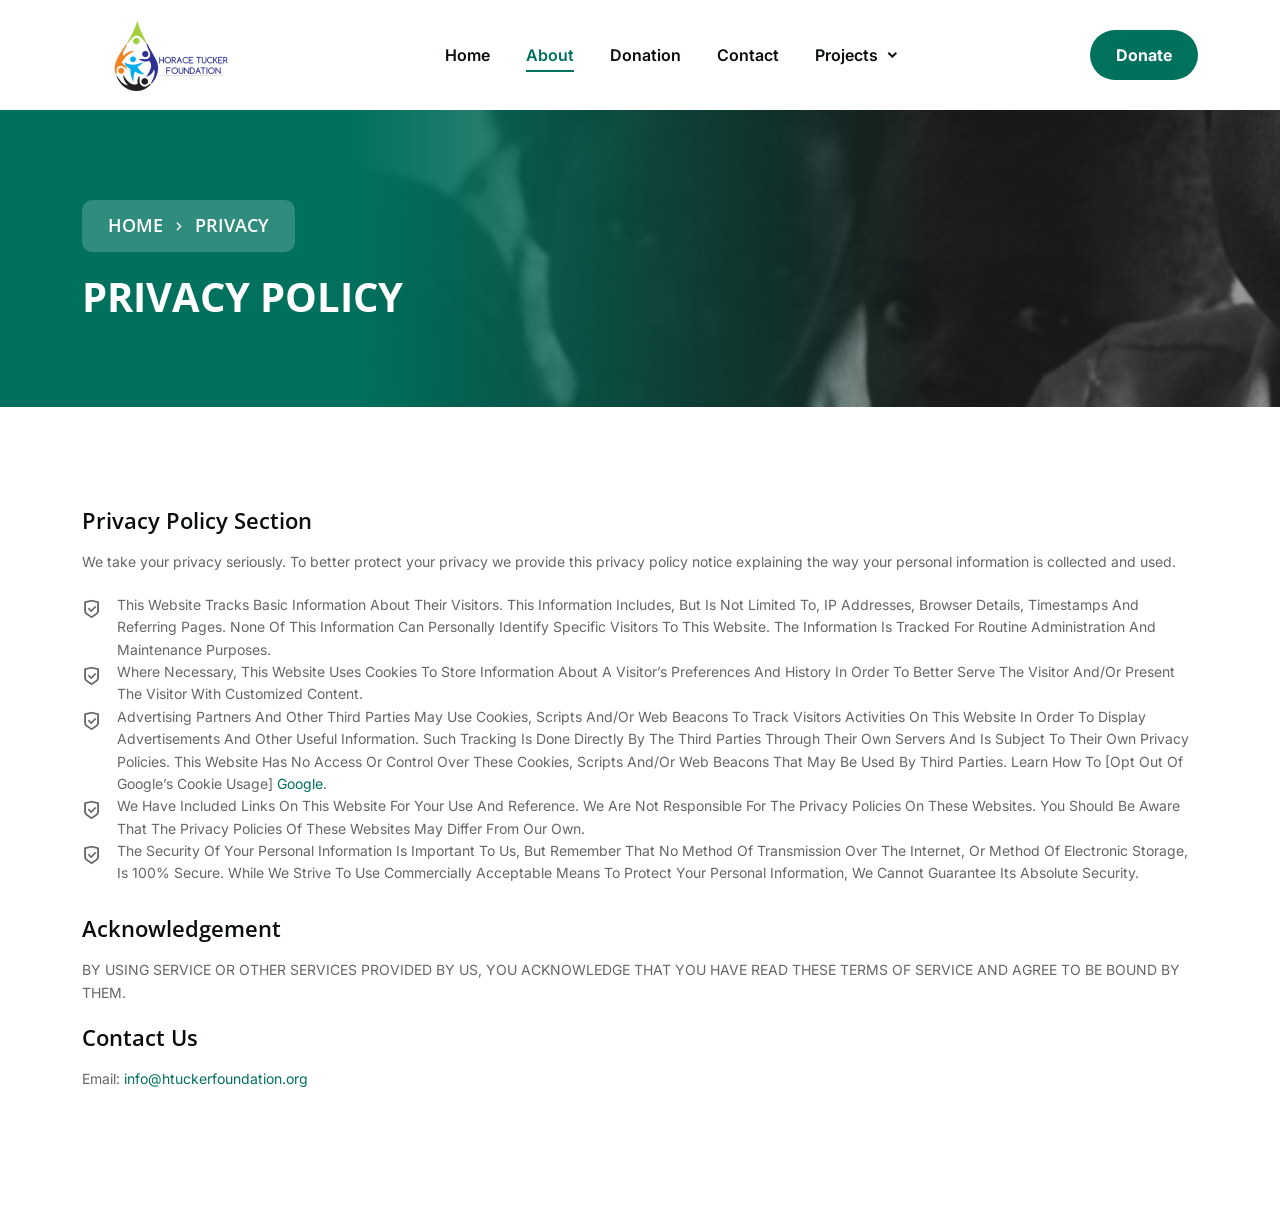
<file: privacy-policy.html>
<!DOCTYPE html>
<html lang="en" dir="lrt">
  <head>
    <meta charset="UTF-8" />
    <meta http-equiv="X-UA-Compatible" content="IE=edge" />
    <meta http-equiv="X-UA-Compatible" content="ie=edge" />
    <meta name="viewport" content="width=device-width, initial-scale=1" />
    <meta
      name="description"
      content="Overview of the privacy-policy page"
    />
    <meta
      name="keywords"
      content="privacy-policy, privacy, policies"
    />
    <meta name="author" content="https://samm-web.vercel.app/" />
    <meta property="og:type" content="website" />
    <meta property="og:title" content="privacy-policy" />
    <meta property="og:site_name" content="Horace C Tucker Foundation" />
    <meta property="og:url" content="" />
    <meta property="og:image" content="" />
    <meta
      property="og:description"
      content="Overview of the privacy-policy page"
    />
    <meta name="twitter:title" content="privacy-policy page" />
    <meta
      name="twitter:description"
      content="Overview of the privacy-policy page"
    />
    <meta name="twitter:image" content="" />
    <meta name="twitter:card" content="summary" />
    <title>privacy-policy</title>
    <link
      rel="icon"
      type="image/x-icon"
      sizes="16x16"
      href="./favicon-16x16.png"
    />
    <link
      rel="shortcut icon"
      type="image/x-icon"
      sizes="32X32"
      href="./favicon-32x32.png"
    />
    <!-- Custom Favicon size -->
     <link
      rel="shortcut icon"
      type="image/x-icon"
      sizes="300X300"
      href="./assets/images/icon/favicon.png"
      >
      <!-- Custom favicon size end -->
    <link
      rel="shortcut icon"
      type="image/x-icon"
      sizes="192x192"
      href="./android-chrome-192x192.png"
    />
    <link
      rel="shortcut icon"
      type="image/x-icon"
      sizes="512x512"
      href="./android-chrome-512x512.png"
    />
    <link rel="manifest" href="site.webmanifest" />
    <!-- Place favicon.ico in the root directory -->

    <!-- Bootstrap -->
    <link
      rel="stylesheet"
      type="text/css"
      href="assets/css/bootstrap-5.3.0.min.css"
    />
    <!-- fonts & icon -->
    <link rel="stylesheet" type="text/css" href="assets/css/remixicon.css" />
    <!-- Plugin -->
    <link rel="stylesheet" type="text/css" href="assets/css/plugin.css" />
    <!-- Main CSS -->
    <link rel="stylesheet" type="text/css" href="assets/css/main-style.css" />
    <!-- RTL CSS::When Need RTL Uncomments File -->
    <!-- <link rel="stylesheet" type="text/css" href="assets/css/rtl.css"> -->
  </head>
  <body>
    <div class="loading-page" id="preloader-active">
      <div class="counter">
        <p class="text text-capitalize">loading</p>
        <span class="number">0%</span>
        <span class="line"></span>
      </div>
    </div>
    <header>
      <div class="header-area">
        <div class="main-header header-sticky">
          <div class="container">
            <div class="row">
              <div class="col-lg-12">
                <div
                  class="menu-wrapper d-flex align-items-center justify-content-between"
                >
                  <div
                    class="header-left d-flex align-items-center justify-content-between"
                  >
                    <!-- Logo-->
                    <div class="logo logo-large light-logo">
                      <a href="index.html"
                        ><img
                          src="assets/images/logo/logo.png"
                          height="75px"
                          alt="logo"
                      /></a>
                    </div>
                    <!-- Logo Mobile-->
                    <div class="logo logo-mobile light-logo">
                      <a href="index.html"
                        ><img src="assets/images/logo/logo.png" alt="img"
                      /></a>
                    </div>
                  </div>

                  <div class="search-container">
                    <input
                      type="text"
                      id="searchField"
                      class="search-field"
                      placeholder="Search..."
                    />
                    <button id="closeSearch" class="close-search-btn">
                      <i class="ri-close-line"></i>
                    </button>
                  </div>

                  <!-- Main-menu for desktop -->
                  <div class="main-menu d-none d-lg-block">
                    <nav>
                      <ul class="listing" id="navigation">
                        <li class="single-list">
                          <a href="index.html" class="single">Home </a>
                        </li>
                        <li class="single-list">
                          <a href="about.html" class="single active">About</a>
                        </li>
                        <li class="single-list">
                          <a href="donate-payment.html" class="single"
                            >Donation</a
                          >
                        </li>
                        <li class="single-list">
                          <a href="contact-us.html" class="single">Contact</a>
                        </li>
                            <li class="single-list">
                          <a href="javascript:void(0)" class="single">Projects <i class="ri-arrow-down-s-line"></i></a>
                          <ul class="submenu">
                            <li class="single-list"><a href="water-project.html" class="single">Clean water</a></li>
                            <li class="single-list"><a href="health-project.html" class="single">Healthcare</a></li>
                            <li class="single-list"><a href="education-project.html" class="single">Education</a></li>
                            <li class="single-list"><a href="social-project.html" class="single">Social awareness</a></li>
                          </ul>
                        </li>
                      </ul>
                    </nav>
                  </div>

                  <div class="header-right">
                    <div class="cart">
                      <!-- search button -->
                      <!-- <a href="javascript:void(0)" class="rounded-btn search-bar"><i class="ri-search-line"></i></a> -->
                      <a
                        href="./donate-payment.html"
                        class="btn-primary-fill pill-btn"
                        >Donate</a
                      >
                    </div>
                  </div>
                </div>
                <!-- Mobile Menu -->
                <div class="div">
                  <div class="mobile_menu d-block d-lg-none"></div>
                </div>
              </div>
            </div>
          </div>
        </div>
      </div>
    </header>
    <main>
      <!-- Breadcrumb Area S t a r t -->
      <section class="breadcrumb-section breadcrumb-bg">
        <div class="container">
          <div class="breadcrumb-text">
            <nav
              aria-label="breadcrumb"
              class="breadcrumb-nav wow fadeInUp"
              data-wow-delay="0.0s"
            >
              <ul class="breadcrumb listing">
                <li class="breadcrumb-item single-list">
                  <a href="index.html" class="single">Home</a>
                </li>
                <li class="breadcrumb-item single-list" aria-current="page">
                  <a href="javascript:void(0)" class="single">privacy</a>
                </li>
              </ul>
            </nav>
            <h1 class="title wow fadeInUp" data-wow-delay="0.1s">
              privacy policy
            </h1>
          </div>
        </div>
      </section>
      <!-- End-of Breadcrumb Area -->
      <!-- Privacy policy S t r t -->
      <div class="privacy-policy-area section-padding2">
        <div class="container">
          <div class="row">
            <div class="col-xl-12">
              <!-- Single -->
              <div class="single-terms mb-30">
                <h5 class="title font-600">Privacy Policy section</h5>
                <p class="pera mb-20">
                  We take your privacy seriously. To better protect your privacy
                  we provide this privacy policy notice explaining the way your
                  personal information is collected and used.
                </p>
                <!-- Single Listing -->
                <ul class="experience listing listing2">
                  <li class="single-list">
                    <i class="ri-shield-check-line"></i>
                    <p class="pera">
                      This website tracks basic information about their
                      visitors. This information includes, but is not limited
                      to, IP addresses, browser details, timestamps and
                      referring pages. None of this information can personally
                      identify specific visitors to this website. The
                      information is tracked for routine administration and
                      maintenance purposes.
                    </p>
                  </li>
                  <li class="single-list">
                    <i class="ri-shield-check-line"></i>
                    <p class="pera">
                      Where necessary, this website uses cookies to store
                      information about a visitor’s preferences and history in
                      order to better serve the visitor and/or present the
                      visitor with customized content.
                    </p>
                  </li>
                  <li class="single-list">
                    <i class="ri-shield-check-line"></i>
                    <p class="pera">
                      Advertising partners and other third parties may use
                      cookies, scripts and/or web beacons to track visitors
                      activities on this website in order to display
                      advertisements and other useful information. Such tracking
                      is done directly by the third parties through their own
                      servers and is subject to their own privacy policies. This
                      website has no access or control over these cookies,
                      scripts and/or web beacons that may be used by third
                      parties. Learn how to [opt out of Google’s cookie usage]
                      <a href="http://www.google.com/privacy_ads.html">Google</a
                      >.
                    </p>
                  </li>
                  <li class="single-list">
                    <i class="ri-shield-check-line"></i>
                    <p class="pera">
                      We have included links on this website for your use and
                      reference. we are not responsible for the privacy policies
                      on these websites. You should be aware that the privacy
                      policies of these websites may differ from our own.
                    </p>
                  </li>
                  <li class="single-list">
                    <i class="ri-shield-check-line"></i>
                    <p class="pera">
                      The security of your personal information is important to
                      us, but remember that no method of transmission over the
                      Internet, or method of electronic storage, is 100% secure.
                      While we strive to use commercially acceptable means to
                      protect your personal information, we cannot guarantee its
                      absolute security.
                    </p>
                  </li>
                </ul>
              </div>
              <div class="single-terms mb-0">
                <h5 class="title font-600">Acknowledgement</h5>
                <p class="pera mb-20">
                  BY USING SERVICE OR OTHER SERVICES PROVIDED BY US, YOU
                  ACKNOWLEDGE THAT YOU HAVE READ THESE TERMS OF SERVICE AND
                  AGREE TO BE BOUND BY THEM.
                </p>
              </div>
              <!-- Single -->
              <div class="single-terms mb-0">
                <h5 class="title font-600">Contact Us</h5>
                <p class="pera mb-20 text-normal">
                  Email:
                  <a href="privacy-policy.html#">info@htuckerfoundation.org</a>
                </p>
              </div>
            </div>
          </div>
        </div>
      </div>
      <!-- End-of Privacy policy-->
    </main>
     
    <!-- Scroll Up  -->
    <div class="progressParent" id="back-top">
      <svg
        class="backCircle svg-inner"
        width="100%"
        height="100%"
        viewBox="-1 -1 102 102"
      >
        <path d="M50,1 a49,49 0 0,1 0,98 a49,49 0 0,1 0,-98" />
      </svg>
    </div>
    <!-- Add an overlay element -->
    <div class="overlay"></div>
    <!-- jquery-->
    <script src="assets/js/jquery-3.7.0.min.js"></script>
    <script src="assets/js/popper.min.js"></script>
    <script src="assets/js/bootstrap-5.3.0.min.js"></script>
    <!-- Plugin -->
    <script src="assets/js/plugin.js"></script>
    <!-- Main js-->
    <script src="assets/js/main.js"></script>
  </body>
</html>
</file>
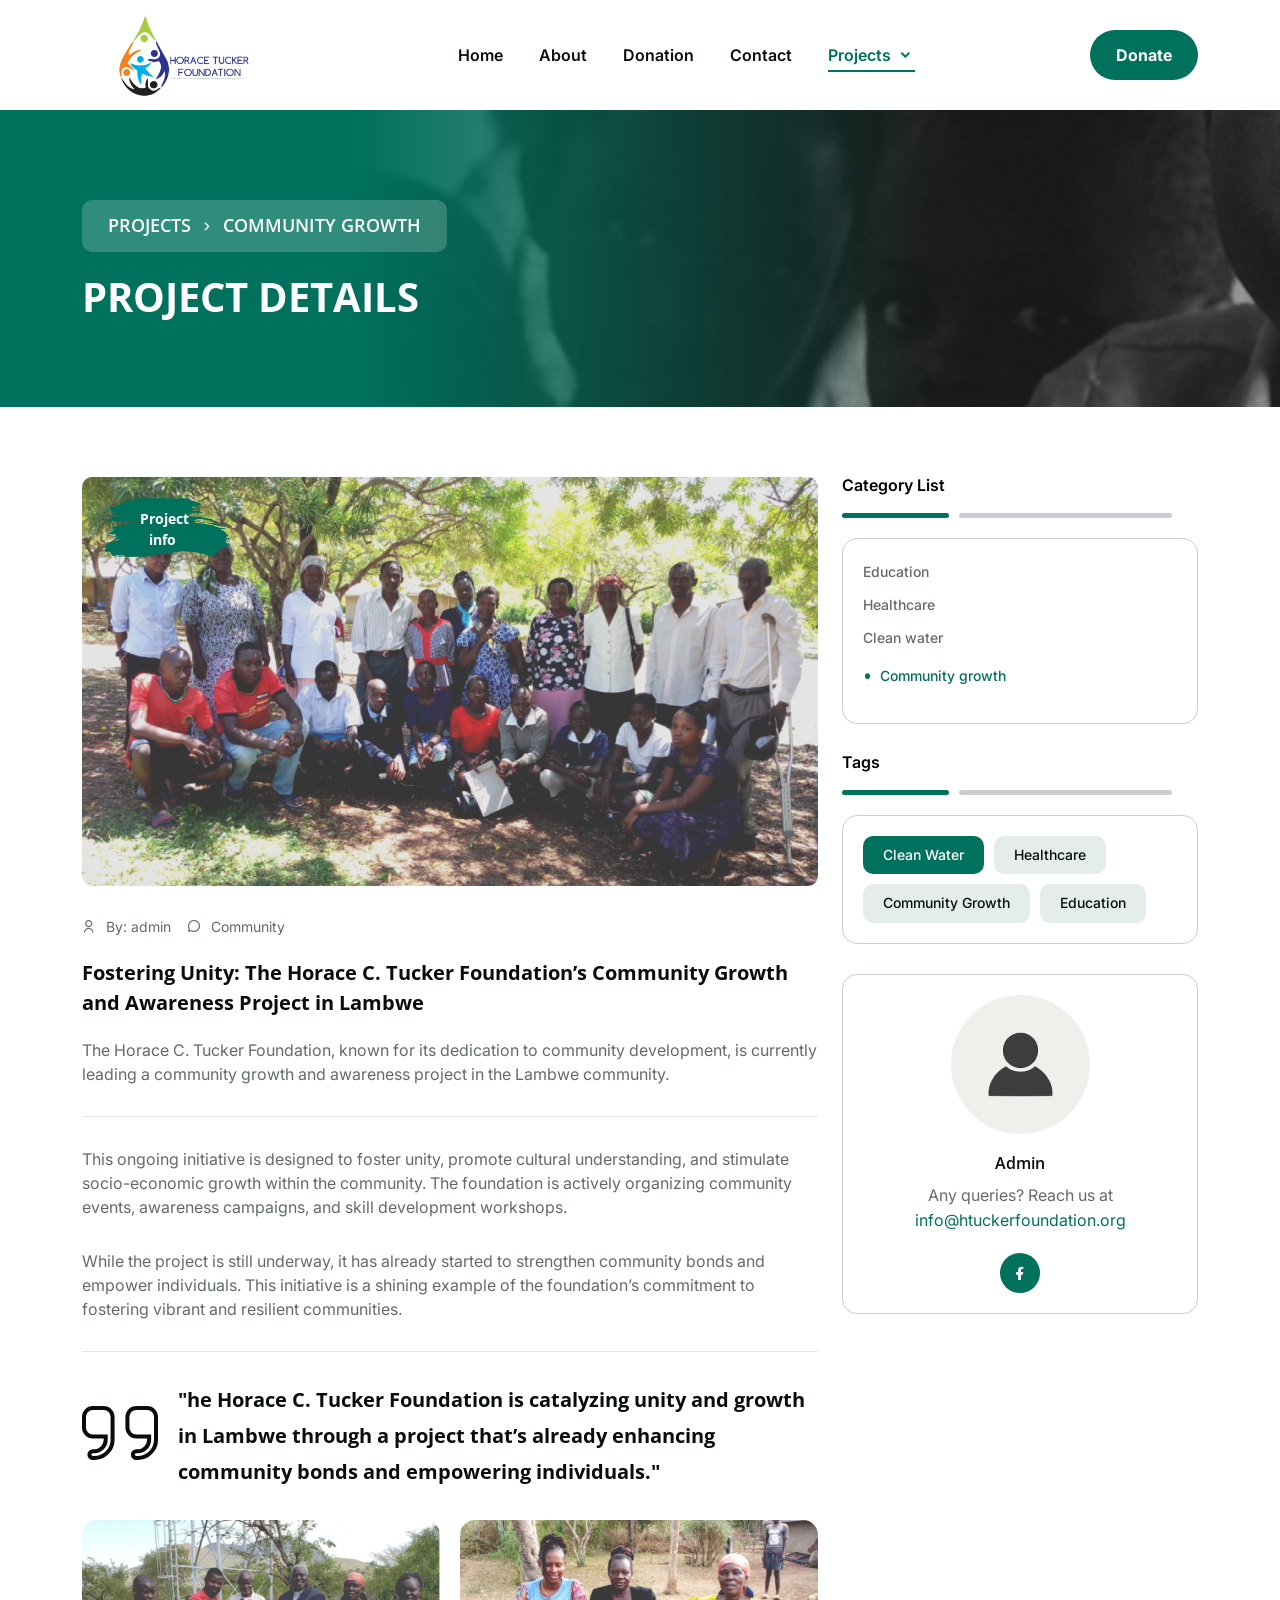
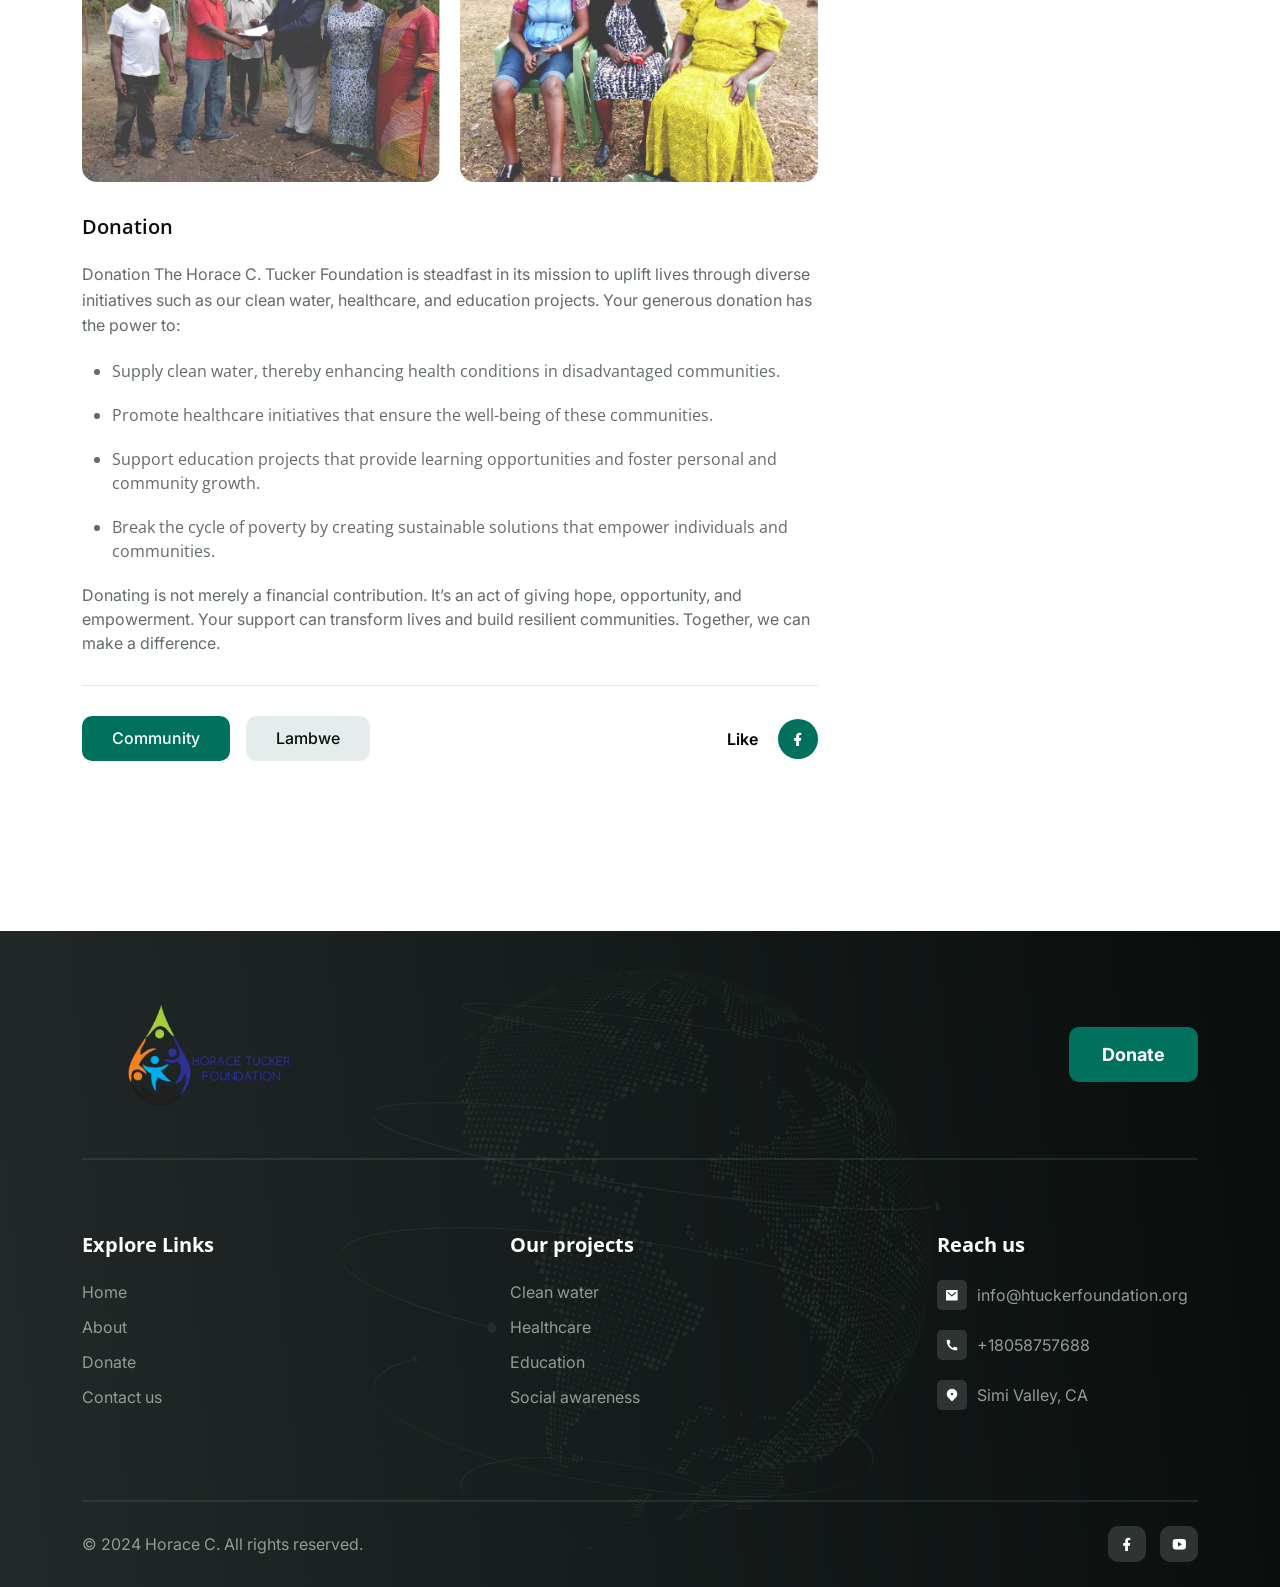
<file: social-project.html>
<!DOCTYPE html>
<html lang="en" dir="lrt">
  <head>
    <meta charset="UTF-8" />
    <meta http-equiv="X-UA-Compatible" content="IE=edge" />
    <meta http-equiv="X-UA-Compatible" content="ie=edge" />
    <meta name="viewport" content="width=device-width, initial-scale=1" />
    <meta name="description" content="Overview of the Community growth" />
    <meta
      name="keywords"
      content="Clean water, Our mission, Our projects, United Nations, UN, Donation, Healthcare, Clean water, Social awareness, Education"
    />
    <meta name="author" content="https://samm-web.vercel.app/" />
    <meta property="og:type" content="website" />
    <meta property="og:title" content="Community growth" />
    <meta property="og:site_name" content="Horace C Tucker Foundation" />
    <meta property="og:url" content="" />
    <meta property="og:image" content="" />
    <meta property="og:description" content="Overview of the Community growth" />
    <meta name="twitter:title" content="Community growth" />
    <meta name="twitter:description" content="Overview of the Community growth" />
    <meta name="twitter:image" content="" />
    <meta name="twitter:card" content="summary" />
    <title>Community growth</title>
    <link
      rel="icon"
      type="image/x-icon"
      sizes="16x16"
      href="./favicon-16x16.png"
    />
    <link
      rel="shortcut icon"
      type="image/x-icon"
      sizes="32X32"
      href="./favicon-32x32.png"
    />
    <!-- Custom Favicon size -->
    <link
      rel="shortcut icon"
      type="image/x-icon"
      sizes="300X300"
      href="./assets/images/icon/favicon.png"
    />
    <!-- Custom favicon size end -->
    <link
      rel="shortcut icon"
      type="image/x-icon"
      sizes="192x192"
      href="./android-chrome-192x192.png"
    />
    <link
      rel="shortcut icon"
      type="image/x-icon"
      sizes="512x512"
      href="./android-chrome-512x512.png"
    />
    <link rel="manifest" href="site.webmanifest" />

    <!-- Bootstrap -->
    <link
      rel="stylesheet"
      type="text/css"
      href="assets/css/bootstrap-5.3.0.min.css"
    />
    <!-- fonts & icon -->
    <link rel="stylesheet" type="text/css" href="assets/css/remixicon.css" />
    <!-- Plugin -->
    <link rel="stylesheet" type="text/css" href="assets/css/plugin.css" />
    <!-- Main CSS -->
    <link rel="stylesheet" type="text/css" href="assets/css/main-style.css" />
    <!-- RTL CSS::When Need RTL Uncomments File -->
    <!-- <link rel="stylesheet" type="text/css" href="assets/css/rtl.css"> -->
  </head>
  <body>
    <div class="loading-page" id="preloader-active">
      <div class="counter">
        <p class="text text-capitalize">loading</p>
        <span class="number">0%</span>
        <span class="line"></span>
      </div>
    </div>
    <header>
      <div class="header-area">
        <div class="main-header header-sticky">
          <div class="container">
            <div class="row">
              <div class="col-lg-12">
                <div
                  class="menu-wrapper d-flex align-items-center justify-content-between"
                >
                  <div
                    class="header-left d-flex align-items-center justify-content-between"
                  >
                    <!-- Logo-->
                    <div class="logo logo-large light-logo">
                      <a href="index.html"
                        ><img
                          src="assets/images/logo/logo.png"
                          width="200px"
                          alt="logo"
                      /></a>
                    </div>
                    <!-- Logo Mobile-->
                    <div class="logo logo-mobile light-logo">
                      <a href="index.html"
                        ><img src="assets/images/logo/logo.png" alt="img"
                      /></a>
                    </div>
                  </div>

                  <div class="search-container">
                    <input
                      type="text"
                      id="searchField"
                      class="search-field"
                      placeholder="Search..."
                    />
                    <button id="closeSearch" class="close-search-btn">
                      <i class="ri-close-line"></i>
                    </button>
                  </div>

                  <!-- Main-menu for desktop -->
                  <div class="main-menu d-none d-lg-block">
                    <nav>
                      <ul class="listing" id="navigation">
                        <li class="single-list">
                          <a href="index.html" class="single">Home </a>
                        </li>
                        <li class="single-list">
                          <a href="about.html" class="single">About</a>
                        </li>
                        <li class="single-list">
                          <a href="donate-payment.html" class="single"
                            >Donation</a
                          >
                        </li>
                        <li class="single-list">
                          <a href="contact-us.html" class="single">Contact</a>
                        </li>
                        <li class="single-list">
                          <a href="javascript:void(0)" class="single active"
                            >Projects <i class="ri-arrow-down-s-line"></i
                          ></a>
                          <ul class="submenu">
                            <li class="single-list">
                              <a
                                href="water-project.html"
                                class="single"
                                >Clean water</a
                              >
                            </li>
                            <li class="single-list">
                              <a href="health-project.html" class="single"
                                >Healthcare</a
                              >
                            </li>
                            <li class="single-list">
                              <a href="education-project.html" class="single"
                                >Education</a
                              >
                            </li>
                            <li class="single-list">
                              <a href="social-project.html"  style="text-decoration: underline" class="single"
                                >Social awareness</a
                              >
                            </li>
                          </ul>
                        </li>
                      </ul>
                    </nav>
                  </div>

                  <div class="header-right">
                    <div class="cart">
                      <!-- search button -->
                      <!-- <a href="javascript:void(0)" class="rounded-btn search-bar"><i class="ri-search-line"></i></a> -->
                      <a
                        href="./donate-payment.html"
                        class="btn-primary-fill pill-btn"
                        >Donate</a
                      >
                    </div>
                  </div>
                </div>
                <!-- Mobile Menu -->
                <div class="div">
                  <div class="mobile_menu d-block d-lg-none"></div>
                </div>
              </div>
            </div>
          </div>
        </div>
      </div>
    </header>
    <main>
      <!-- Breadcrumb Area S t a r t -->
      <section class="breadcrumb-section breadcrumb-bg">
        <div class="container">
          <div class="breadcrumb-text">
            <nav
              aria-label="breadcrumb"
              class="breadcrumb-nav wow fadeInUp"
              data-wow-delay="0.0s"
            >
              <ul class="breadcrumb listing">
                <li class="breadcrumb-item single-list">
                  <a href="index.html" class="single">Projects</a>
                </li>
                <li class="breadcrumb-item single-list" aria-current="page">
                  <a href="javascript:void(0)" class="single">Community growth</a>
                </li>
              </ul>
            </nav>
            <h1 class="title wow fadeInUp" data-wow-delay="0.1s">
              Project details
            </h1>
          </div>
        </div>
      </section>
      <!-- End-of Breadcrumb Area -->

      <!-- Blog-details S t a r t -->
      <section class="blog-details top-bottom-padding2">
        <div class="container">
          <div class="row gy-24">
            <div class="col-xxl-9 col-xl-8 col-lg-8">
              <div class="single-blog">
                <div class="blog-img">
                  <a href="javascript:void(0)">
                    <img
                      src="assets/images/gallery/blog-9.png"
                      class="img-fluid w-100"
                      alt="img"
                    />
                  </a>
                  <div class="brush-bg">
                    <img
                      src="assets/images/gallery/brush-bg-two.png"
                      alt="image"
                    />
                  </div>
                </div>
                <div class="blog-info">
                  <div class="blog-info-title">
                    <div class="flex gap-16 mb-20 align-items-center">
                      <div class="user flex gap-10 align-items-center">
                        <i class="ri-user-line"></i>
                        <p class="info">By: admin</p>
                      </div>
                      <div class="donate flex gap-10 align-items-center">
                        <i class="ri-chat-3-line"></i>
                        <p class="info">Community</p>
                      </div>
                    </div>
                    <h4 class="title">
                      Fostering Unity: The Horace C. Tucker Foundation’s Community Growth and Awareness Project in Lambwe
                    </h4>
                    <p class="subtitle">
                      The Horace C. Tucker Foundation, known for its dedication to community development, is currently leading a community growth and awareness project in the Lambwe community. 
                    </p>
                    <div class="divider"></div>
                    <p class="subtitle">
                      This ongoing initiative is designed to foster unity, promote cultural understanding, and stimulate socio-economic growth within the community. The foundation is actively organizing community events, awareness campaigns, and skill development workshops.
                    </p>
                    <p class="subtitle">
                      While the project is still underway, it has already started to strengthen community bonds and empower individuals. This initiative is a shining example of the foundation’s commitment to fostering vibrant and resilient communities.
                    </p>
                    <div class="divider"></div>
                    <div class="quote-with-text">
                      <div class="quote">
                        <svg
                          xmlns="http://www.w3.org/2000/svg"
                          width="76"
                          height="54"
                          viewBox="0 0 76 54"
                          fill="none"
                        >
                          <path
                            d="M67.1429 32.4V30.4H65.1429H54.2857C49.3919 30.4 45.4286 26.4424 45.4286 21.6V10.8C45.4286 5.95763 49.3919 2 54.2857 2H65.1429C70.0366 2 74 5.95763 74 10.8V16.2V21.6V33.75C74 43.8236 65.7956 52 55.6429 52H54.2857C52.3776 52 50.8571 50.4724 50.8571 48.6C50.8571 46.7276 52.3776 45.2 54.2857 45.2H55.6429C61.9794 45.2 67.1429 40.0789 67.1429 33.75V32.4ZM23.7143 32.4V30.4H21.7143H10.8571C5.96336 30.4 2 26.4424 2 21.6V10.8C2 5.95763 5.96336 2 10.8571 2H21.7143C26.6081 2 30.5714 5.95763 30.5714 10.8V16.2V21.6V33.75C30.5714 43.8236 22.367 52 12.2143 52H10.8571C8.94907 52 7.42857 50.4724 7.42857 48.6C7.42857 46.7276 8.94907 45.2 10.8571 45.2H12.2143C18.5509 45.2 23.7143 40.0789 23.7143 33.75V32.4Z"
                            stroke="#090E0D"
                            stroke-width="4"
                          />
                        </svg>
                      </div>
                      <h4 class="title">
                        "he Horace C. Tucker Foundation is catalyzing unity and growth in Lambwe through a project that’s already enhancing community bonds and empowering individuals."
                      </h4>
                    </div>
                    <div class="d-flex gap-20">
                      <div class="blog-multi-img">
                        <img
                          src="assets/images/gallery/blog-8.png"
                          alt="image"
                        />
                      </div>
                      <div class="blog-multi-img">
                        <img
                          src="assets/images/gallery/blog-7.png"
                          alt="image"
                        />
                      </div>
                    </div>
                    <div class="donation-content">
                      <h4 class="title">donation</h4>
                      <p class="pera">
                        Donation The Horace C. Tucker Foundation is steadfast in its mission to uplift lives through diverse initiatives such as our clean water, healthcare, and education projects. Your generous donation has the power to:
                      </p>
                      <ul class="bullet-list">
                        <li class="list">
                          Supply clean water, thereby enhancing health conditions in disadvantaged communities.
                        </li>
                        <li class="list">
                          Promote healthcare initiatives that ensure the well-being of these communities.
                        </li>
                        <li class="list">
                          Support education projects that provide learning opportunities and foster personal and community growth.
                        </li>
                        <li class="list">
                          Break the cycle of poverty by creating sustainable solutions that empower individuals and communities.
                        </li>
                      </ul>
                      <p class="subtitle">
                        Donating is not merely a financial contribution. It’s an act of giving hope, opportunity, and empowerment. Your support can transform lives and build resilient communities. Together, we can make a difference.
                      </p>
                      <div class="divider"></div>
                    </div>
                  </div>
                  <!-- blog info -->
                  <div class="another-blog-info">
                    <div
                      class="d-flex res-flex justify-content-between align-items-center"
                    >
                      <div class="imp-btn flex align-items-center">
                        <div class="badge active">
                          <p class="subtitle">Community</p>
                        </div>
                        <div class="badge">
                          <p class="subtitle">Lambwe</p>
                        </div>
                      </div>
                      <div class="share-link align-items-center">
                        <p class="title">Like</p>
                        <div class="social-link">
                          <div class="social-icon active">
                            <a href="javascript:void(0)"
                              ><i class="ri-facebook-fill"></i
                            ></a>
                          </div>
                        </div>
                      </div>
                    </div>
                  </div> 
                </div>
              </div>
            </div>
            <div class="col-xxl-3 col-xl-4 col-lg-4">
              <div class="right-element">
                <!-- category -->
                <div class="category-section">
                  <p class="pera">Category List</p>
                  <div class="dotted">
                    <div class="active-dot"></div>
                    <div class="inactive-dot"></div>
                  </div>
                  <div class="category-box">
                    <ul class="listing">
                      <li class="single-list">
                        <a class="single" href="javascript:void(0)"
                          >Education</a
                        >
                      </li>
                      <li class="single-list">
                        <a class="single" href="javascript:void(0)"
                          >Healthcare</a
                        >
                      </li>
                      <li class="single-list">
                        <a class="single" href="javascript:void(0)"
                          >Clean water</a
                        >
                      </li>
                      <li class="single-list active">
                        <a class="single" href="javascript:void(0)"
                          >Community growth</a
                        >
                      </li>
                    </ul>
                  </div>
                </div>

                <!-- Tag -->
                <div class="tag-section">
                  <p class="pera">Tags</p>
                  <div class="dotted">
                    <div class="active-dot"></div>
                    <div class="inactive-dot"></div>
                  </div>
                  <div class="tag-box">
                    <div class="tag-info">
                      <div class="badge active">
                        <p class="subtitle">Clean water</p>
                      </div>
                      <div class="badge">
                        <p class="subtitle">Healthcare</p>
                      </div>
                      <div class="badge">
                        <p class="subtitle">Community growth</p>
                      </div>
                      <div class="badge">
                        <p class="subtitle">Education</p>
                      </div>
                    </div>
                  </div>
                </div>

                <!-- User Box -->
                <div class="user-box">
                  <div class="user-img mx-auto">
                    <img src="assets/images/gallery/user.png" alt="img" />
                  </div>
                  <div class="user-info text-center">
                    <h4 class="title">Admin</h4>
                    <p class="pera">
                      Any queries? Reach us at
                      <a href="mailto:info@htuckerfoundation.org"
                        >info@htuckerfoundation.org</a
                      >
                    </p>
                  </div>
                  <div class="social-link justify-content-center">
                    <div class="social-icon active">
                      <a href="javascript:void(0)"
                        ><i class="ri-facebook-fill"></i
                      ></a>
                    </div>
                  </div>
                </div>
              </div>
            </div>
          </div>
        </div>
      </section>

      <!-- End-of Blog-details -->
    </main>
    <!-- Footer S t a r t -->
    <footer>
      <div class="footer-wrapper footer-bg-one">
        <div class="container">
          <div class="footer-menu">
            <div class="col-lg-12">
              <div
                class="menu-wrapper d-flex align-items-center justify-content-between"
              >
                <div
                  class="header-left d-flex align-items-center justify-content-between"
                >
                  <!-- Logo-->
                  <div class="logo">
                    <a href="index.html"
                      ><img src="assets/images/logo/logo.png" alt="logo"
                    /></a>
                  </div>
                </div>
                <!-- Footer-menu -->

                <!-- Right button -->
                <ul class="cart">
                  <li class="cart-list">
                    <a href="donate-payment.html" class="donate-btn">Donate</a>
                  </li>
                </ul>
              </div>
            </div>
          </div>
          <hr class="footer-line" />
          <div class="footer-imp-link row g-4 justify-content-between">
            <div class="col-xl-2 col-lg-6">
              <div class="footer-link">
                <h4 class="title">Explore Links</h4>
                <ul class="imp-link">
                  <li class="single-list">
                    <a class="single" href="index.html">Home</a>
                  </li>
                  <li class="single-list">
                    <a class="single" href="about.html">About</a>
                  </li>
                  <li class="single-list">
                    <a class="single" href="donate-payment.html">Donate</a>
                  </li>
                  <li class="single-list">
                    <a class="single" href="contact-us.html">Contact us</a>
                  </li>
                </ul>
              </div>
            </div>
            <div class="col-xl-2 col-lg-6">
              <div class="footer-link">
                <h4 class="title">Our projects</h4>
                <ul class="imp-link">
                  <li class="single-list">
                    <a class="single" href="water-project.html">Clean water</a>
                  </li>
                  <li class="single-list">
                    <a class="single" href="health-project.html">Healthcare</a>
                  </li>
                  <li class="single-list">
                    <a class="single" href="education-project.html"
                      >Education</a
                    >
                  </li>
                  <li class="single-list">
                    <a class="single" href="social-project.html"
                      >Social awareness</a
                    >
                  </li>
                </ul>
              </div>
            </div>
            <div class="col-xl-3 col-lg-5">
              <div class="footer-link">
                <h4 class="title">Reach us</h4>
                <ul class="imp-link">
                  <li class="single-list">
                    <div class="d-flex align-items-center gap-10 mb-20">
                      <div class="imp-icon">
                        <i class="ri-mail-fill"></i>
                      </div>
                      <a class="single" href="mailto:info@htuckerfoundation.org"
                        >info@htuckerfoundation.org</a
                      >
                    </div>
                  </li>
                  <li class="single-list">
                    <div class="d-flex align-items-center gap-10 mb-20">
                      <div class="imp-icon">
                        <i class="ri-phone-fill"></i>
                      </div>
                      <a class="single" href="tell:+18058757688"
                        >+18058757688</a
                      >
                    </div>
                  </li>
                  <li class="single-list">
                    <div class="d-flex align-items-center gap-10 mb-20">
                      <div class="imp-icon">
                        <i class="ri-map-pin-2-fill"></i>
                      </div>
                      <a class="single" href="javascript:void(0)"
                        >Simi Valley, CA</a
                      >
                    </div>
                  </li>
                </ul>
              </div>
            </div>
          </div>
          <hr class="footer-line" />
        </div>
        <!-- footer-bottom area -->
        <div class="footer-bottom-area">
          <div class="container">
            <div class="footer-border">
              <div class="row">
                <div class="col-xl-12">
                  <div class="footer-copy-right text-center">
                    <p class="pera">© 2024 Horace C. All rights reserved.</p>
                    <div class="footer-social-link">
                      <ul class="listing">
                        <li class="single-list">
                          <a class="single" href=""
                            ><i class="ri-facebook-fill"></i
                          ></a>
                        </li>
                        <li class="single-list">
                          <a
                            class="single"
                            href="https://www.youtube.com/channel/UCLSmbXEqgFC6J-vw44ydn9w"
                            ><i class="ri-youtube-fill"></i
                          ></a>
                        </li>
                      </ul>
                    </div>
                  </div>
                </div>
              </div>
            </div>
          </div>
        </div>
      </div>
    </footer>
    <!-- End-of Footer -->
    <!-- Scroll Up  -->
    <div class="progressParent" id="back-top">
      <svg
        class="backCircle svg-inner"
        width="100%"
        height="100%"
        viewBox="-1 -1 102 102"
      >
        <path d="M50,1 a49,49 0 0,1 0,98 a49,49 0 0,1 0,-98" />
      </svg>
    </div>
    <!-- Add an overlay element -->
    <div class="overlay"></div>
    <!-- jquery-->
    <script src="assets/js/jquery-3.7.0.min.js"></script>
    <script src="assets/js/popper.min.js"></script>
    <script src="assets/js/bootstrap-5.3.0.min.js"></script>
    <!-- Plugin -->
    <script src="assets/js/plugin.js"></script>
    <!-- Main js-->
    <script src="assets/js/main.js"></script>
  </body>
</html>
</file>
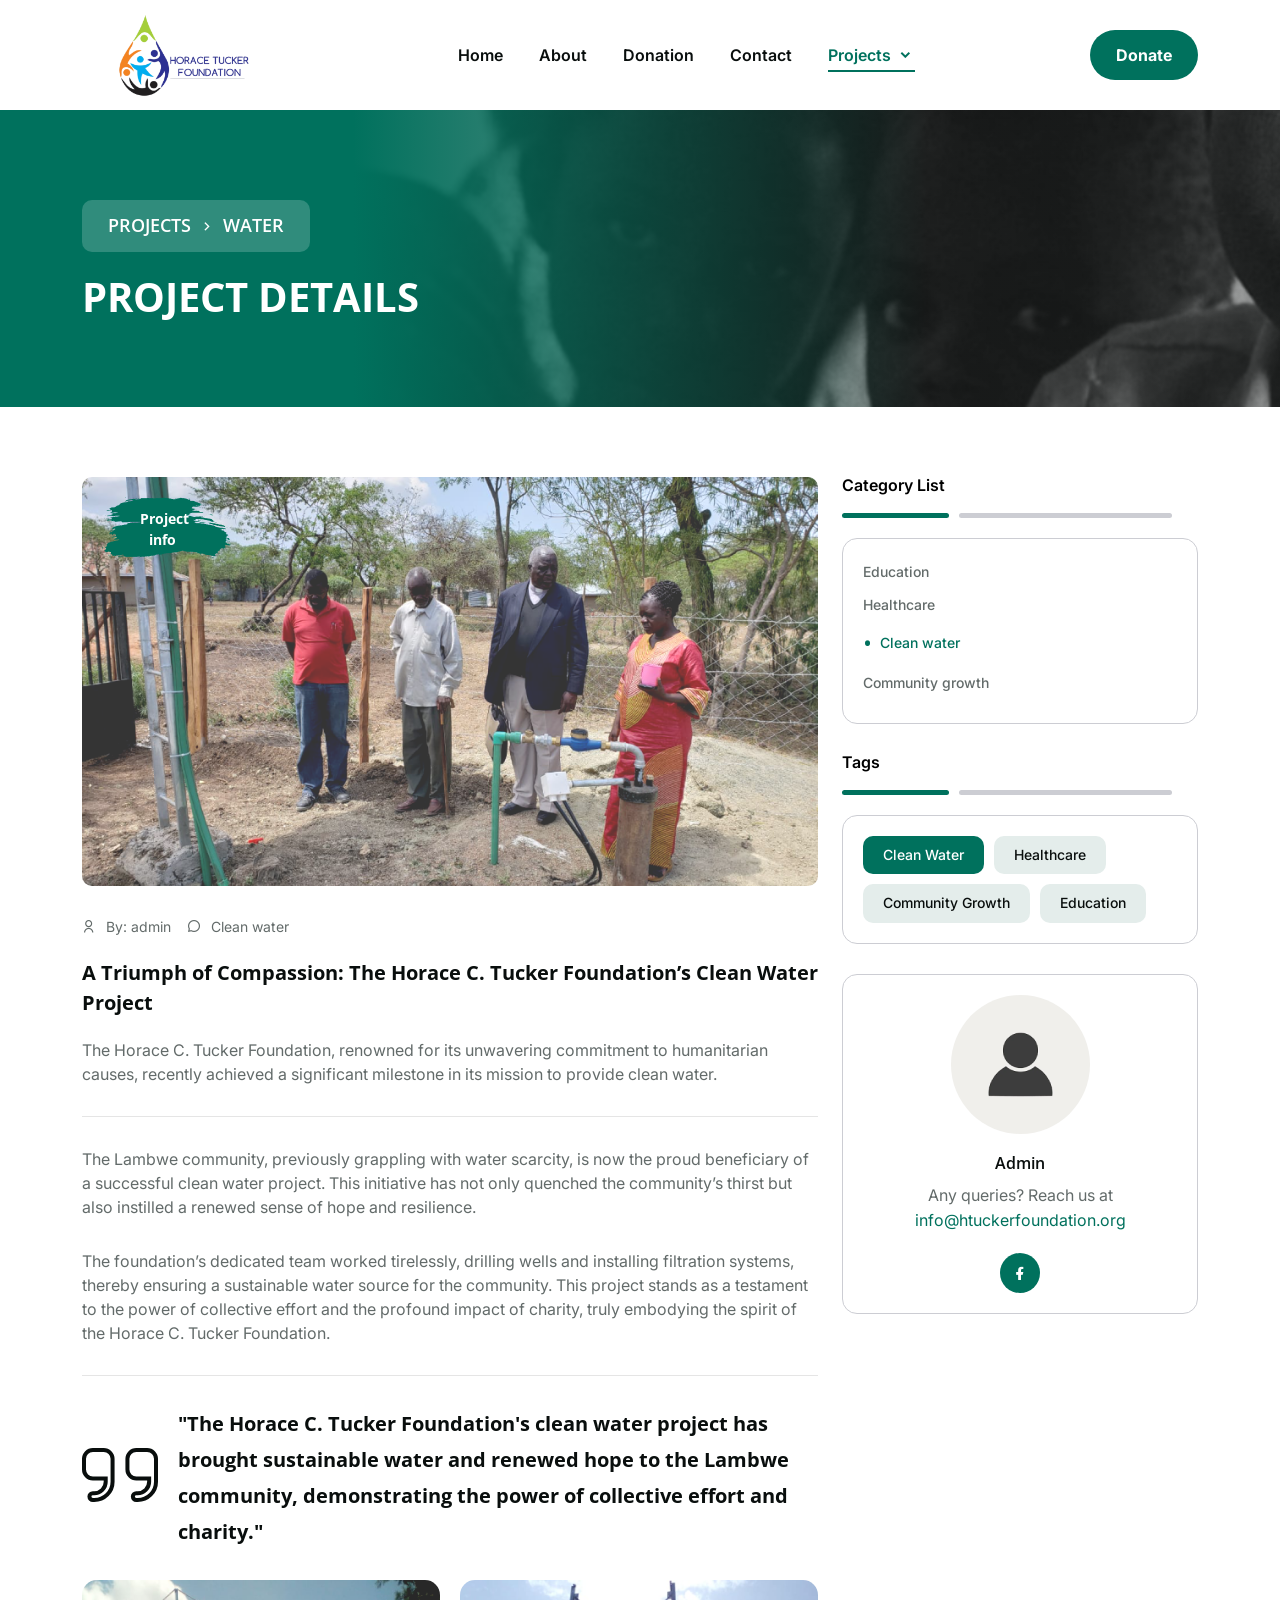
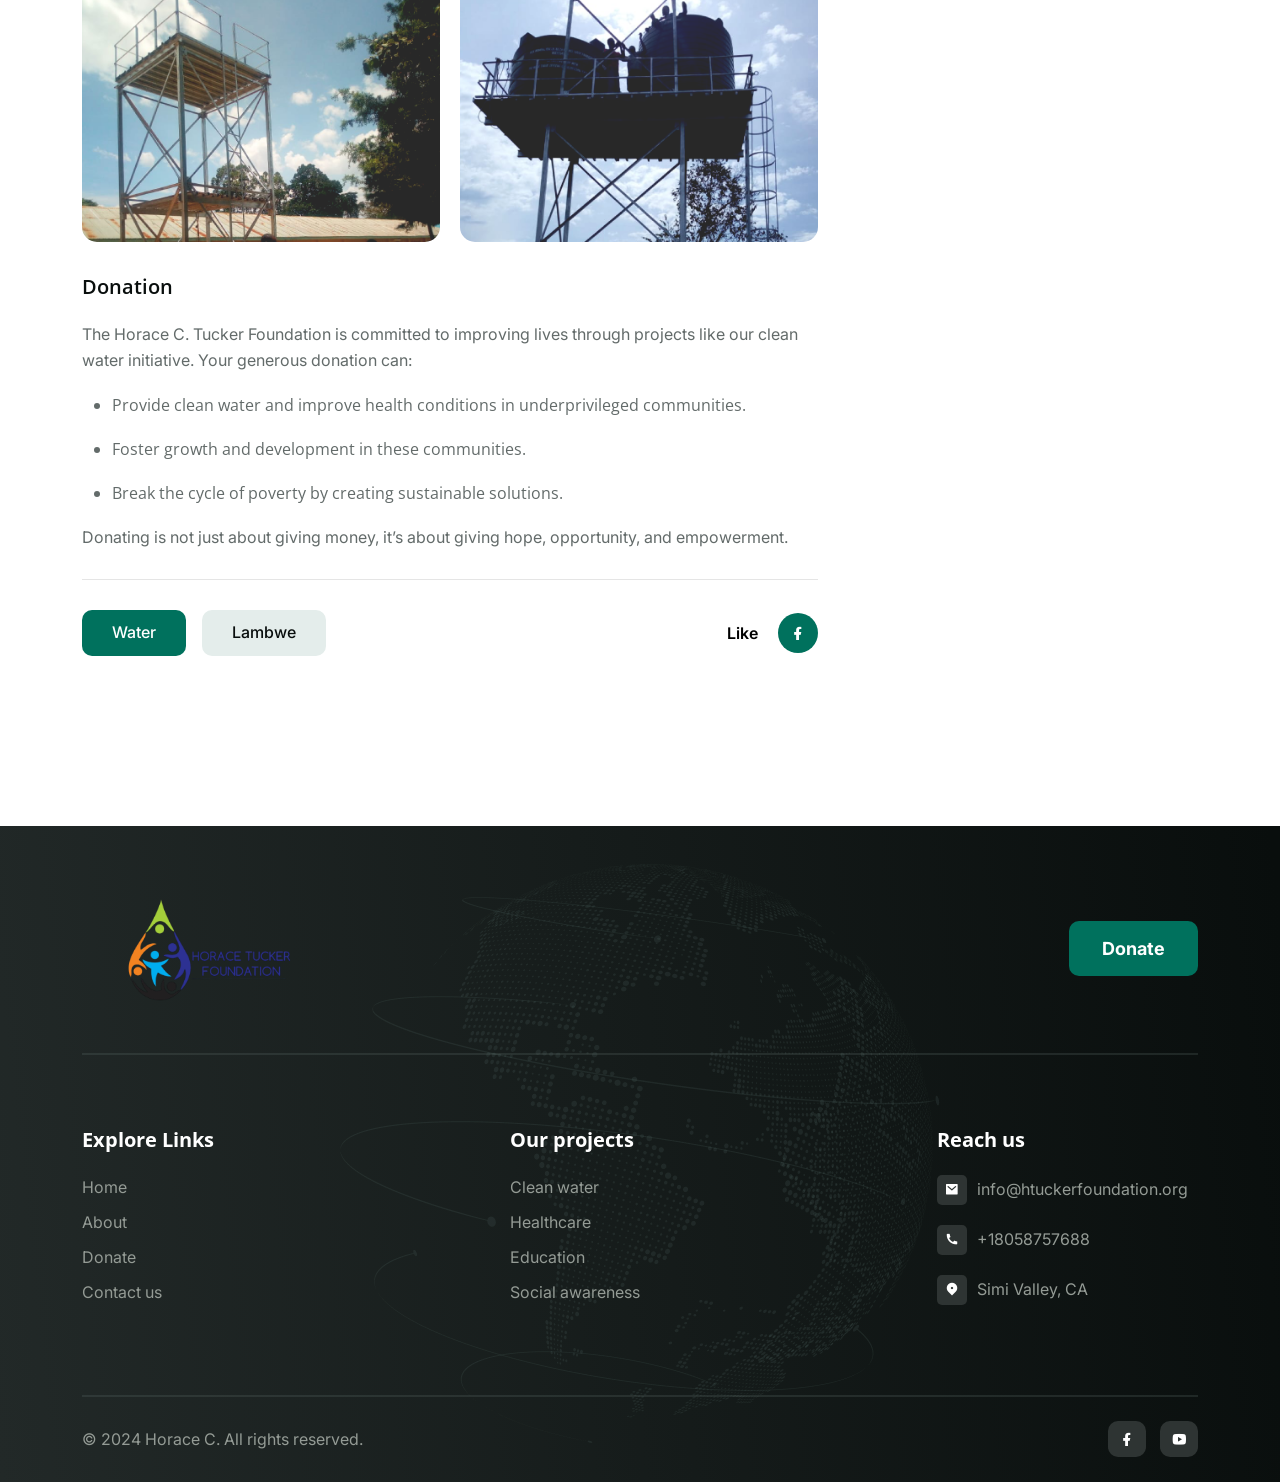
<file: water-project.html>
<!DOCTYPE html>
<html lang="en" dir="lrt">
  <head>
    <meta charset="UTF-8" />
    <meta http-equiv="X-UA-Compatible" content="IE=edge" />
    <meta http-equiv="X-UA-Compatible" content="ie=edge" />
    <meta name="viewport" content="width=device-width, initial-scale=1" />
    <meta name="description" content="Overview of the water project" />
    <meta
      name="keywords"
      content="Clean water, Our mission, Our projects, United Nations, UN, Donation, Healthcare, Clean water, Social awareness, Education"
    />
    <meta name="author" content="https://samm-web.vercel.app/" />
    <meta property="og:type" content="website" />
    <meta property="og:title" content="water project" />
    <meta property="og:site_name" content="Horace C Tucker Foundation" />
    <meta property="og:url" content="" />
    <meta property="og:image" content="" />
    <meta property="og:description" content="Overview of the water project" />
    <meta name="twitter:title" content="water project" />
    <meta name="twitter:description" content="Overview of the water project" />
    <meta name="twitter:image" content="" />
    <meta name="twitter:card" content="summary" />
    <title>Water Project</title>
    <link
      rel="icon"
      type="image/x-icon"
      sizes="16x16"
      href="./favicon-16x16.png"
    />
    <link
      rel="shortcut icon"
      type="image/x-icon"
      sizes="32X32"
      href="./favicon-32x32.png"
    />
    <!-- Custom Favicon size -->
    <link
      rel="shortcut icon"
      type="image/x-icon"
      sizes="300X300"
      href="./assets/images/icon/favicon.png"
    />
    <!-- Custom favicon size end -->
    <link
      rel="shortcut icon"
      type="image/x-icon"
      sizes="192x192"
      href="./android-chrome-192x192.png"
    />
    <link
      rel="shortcut icon"
      type="image/x-icon"
      sizes="512x512"
      href="./android-chrome-512x512.png"
    />
    <link rel="manifest" href="site.webmanifest" />

    <!-- Bootstrap -->
    <link
      rel="stylesheet"
      type="text/css"
      href="assets/css/bootstrap-5.3.0.min.css"
    />
    <!-- fonts & icon -->
    <link rel="stylesheet" type="text/css" href="assets/css/remixicon.css" />
    <!-- Plugin -->
    <link rel="stylesheet" type="text/css" href="assets/css/plugin.css" />
    <!-- Main CSS -->
    <link rel="stylesheet" type="text/css" href="assets/css/main-style.css" />
    <!-- RTL CSS::When Need RTL Uncomments File -->
    <!-- <link rel="stylesheet" type="text/css" href="assets/css/rtl.css"> -->
  </head>
  <body>
    <div class="loading-page" id="preloader-active">
      <div class="counter">
        <p class="text text-capitalize">loading</p>
        <span class="number">0%</span>
        <span class="line"></span>
      </div>
    </div>
    <header>
      <div class="header-area">
        <div class="main-header header-sticky">
          <div class="container">
            <div class="row">
              <div class="col-lg-12">
                <div
                  class="menu-wrapper d-flex align-items-center justify-content-between"
                >
                  <div
                    class="header-left d-flex align-items-center justify-content-between"
                  >
                    <!-- Logo-->
                    <div class="logo logo-large light-logo">
                      <a href="index.html"
                        ><img
                          src="assets/images/logo/logo.png"
                          width="200px"
                          alt="logo"
                      /></a>
                    </div>
                    <!-- Logo Mobile-->
                    <div class="logo logo-mobile light-logo">
                      <a href="index.html"
                        ><img src="assets/images/logo/logo.png" alt="img"
                      /></a>
                    </div>
                  </div>

                  <div class="search-container">
                    <input
                      type="text"
                      id="searchField"
                      class="search-field"
                      placeholder="Search..."
                    />
                    <button id="closeSearch" class="close-search-btn">
                      <i class="ri-close-line"></i>
                    </button>
                  </div>

                  <!-- Main-menu for desktop -->
                  <div class="main-menu d-none d-lg-block">
                    <nav>
                      <ul class="listing" id="navigation">
                        <li class="single-list">
                          <a href="index.html" class="single">Home </a>
                        </li>
                        <li class="single-list">
                          <a href="about.html" class="single">About</a>
                        </li>
                        <li class="single-list">
                          <a href="donate-payment.html" class="single"
                            >Donation</a
                          >
                        </li>
                        <li class="single-list">
                          <a href="contact-us.html" class="single">Contact</a>
                        </li>
                        <li class="single-list">
                          <a href="javascript:void(0)" class="single active"
                            >Projects <i class="ri-arrow-down-s-line"></i
                          ></a>
                          <ul class="submenu">
                            <li class="single-list">
                              <a
                                href="water-project.html"
                                class="single"
                                style="text-decoration: underline"
                                >Clean water</a
                              >
                            </li>
                            <li class="single-list">
                              <a href="health-project.html" class="single"
                                >Healthcare</a
                              >
                            </li>
                            <li class="single-list">
                              <a href="education-project.html" class="single"
                                >Education</a
                              >
                            </li>
                            <li class="single-list">
                              <a href="social-project.html" class="single"
                                >Social awareness</a
                              >
                            </li>
                          </ul>
                        </li>
                      </ul>
                    </nav>
                  </div>

                  <div class="header-right">
                    <div class="cart">
                      <!-- search button -->
                      <!-- <a href="javascript:void(0)" class="rounded-btn search-bar"><i class="ri-search-line"></i></a> -->
                      <a
                        href="./donate-payment.html"
                        class="btn-primary-fill pill-btn"
                        >Donate</a
                      >
                    </div>
                  </div>
                </div>
                <!-- Mobile Menu -->
                <div class="div">
                  <div class="mobile_menu d-block d-lg-none"></div>
                </div>
              </div>
            </div>
          </div>
        </div>
      </div>
    </header>
    <main>
      <!-- Breadcrumb Area S t a r t -->
      <section class="breadcrumb-section breadcrumb-bg">
        <div class="container">
          <div class="breadcrumb-text">
            <nav
              aria-label="breadcrumb"
              class="breadcrumb-nav wow fadeInUp"
              data-wow-delay="0.0s"
            >
              <ul class="breadcrumb listing">
                <li class="breadcrumb-item single-list">
                  <a href="index.html" class="single">Projects</a>
                </li>
                <li class="breadcrumb-item single-list" aria-current="page">
                  <a href="javascript:void(0)" class="single">Water</a>
                </li>
              </ul>
            </nav>
            <h1 class="title wow fadeInUp" data-wow-delay="0.1s">
              Project details
            </h1>
          </div>
        </div>
      </section>
      <!-- End-of Breadcrumb Area -->

      <!-- Blog-details S t a r t -->
      <section class="blog-details top-bottom-padding2">
        <div class="container">
          <div class="row gy-24">
            <div class="col-xxl-9 col-xl-8 col-lg-8">
              <div class="single-blog">
                <div class="blog-img">
                  <a href="javascript:void(0)">
                    <img
                      src="assets/images/gallery/blog-16.png"
                      class="img-fluid w-100"
                      alt="img"
                    />
                  </a>
                  <div class="brush-bg">
                    <img
                      src="assets/images/gallery/brush-bg-two.png"
                      alt="image"
                    />
                  </div>
                </div>
                <div class="blog-info">
                  <div class="blog-info-title">
                    <div class="flex gap-16 mb-20 align-items-center">
                      <div class="user flex gap-10 align-items-center">
                        <i class="ri-user-line"></i>
                        <p class="info">By: admin</p>
                      </div>
                      <div class="donate flex gap-10 align-items-center">
                        <i class="ri-chat-3-line"></i>
                        <p class="info">Clean water</p>
                      </div>
                    </div>
                    <h4 class="title">
                      A Triumph of Compassion: The Horace C. Tucker Foundation’s
                      Clean Water Project
                    </h4>
                    <p class="subtitle">
                      The Horace C. Tucker Foundation, renowned for its
                      unwavering commitment to humanitarian causes, recently
                      achieved a significant milestone in its mission to provide
                      clean water.
                    </p>
                    <div class="divider"></div>
                    <p class="subtitle">
                      The Lambwe community, previously grappling with water
                      scarcity, is now the proud beneficiary of a successful
                      clean water project. This initiative has not only quenched
                      the community’s thirst but also instilled a renewed sense
                      of hope and resilience.
                    </p>
                    <p class="subtitle">
                      The foundation’s dedicated team worked tirelessly,
                      drilling wells and installing filtration systems, thereby
                      ensuring a sustainable water source for the community.
                      This project stands as a testament to the power of
                      collective effort and the profound impact of charity,
                      truly embodying the spirit of the Horace C. Tucker
                      Foundation.
                    </p>
                    <div class="divider"></div>
                    <div class="quote-with-text">
                      <div class="quote">
                        <svg
                          xmlns="http://www.w3.org/2000/svg"
                          width="76"
                          height="54"
                          viewBox="0 0 76 54"
                          fill="none"
                        >
                          <path
                            d="M67.1429 32.4V30.4H65.1429H54.2857C49.3919 30.4 45.4286 26.4424 45.4286 21.6V10.8C45.4286 5.95763 49.3919 2 54.2857 2H65.1429C70.0366 2 74 5.95763 74 10.8V16.2V21.6V33.75C74 43.8236 65.7956 52 55.6429 52H54.2857C52.3776 52 50.8571 50.4724 50.8571 48.6C50.8571 46.7276 52.3776 45.2 54.2857 45.2H55.6429C61.9794 45.2 67.1429 40.0789 67.1429 33.75V32.4ZM23.7143 32.4V30.4H21.7143H10.8571C5.96336 30.4 2 26.4424 2 21.6V10.8C2 5.95763 5.96336 2 10.8571 2H21.7143C26.6081 2 30.5714 5.95763 30.5714 10.8V16.2V21.6V33.75C30.5714 43.8236 22.367 52 12.2143 52H10.8571C8.94907 52 7.42857 50.4724 7.42857 48.6C7.42857 46.7276 8.94907 45.2 10.8571 45.2H12.2143C18.5509 45.2 23.7143 40.0789 23.7143 33.75V32.4Z"
                            stroke="#090E0D"
                            stroke-width="4"
                          />
                        </svg>
                      </div>
                      <h4 class="title">
                        "The Horace C. Tucker Foundation's clean water project
                        has brought sustainable water and renewed hope to the
                        Lambwe community, demonstrating the power of collective
                        effort and charity."
                      </h4>
                    </div>
                    <div class="d-flex gap-20">
                      <div class="blog-multi-img">
                        <img
                          src="assets/images/gallery/blog-multi-1.png"
                          alt="image"
                        />
                      </div>
                      <div class="blog-multi-img">
                        <img
                          src="assets/images/gallery/blog-multi-2.png"
                          alt="image"
                        />
                      </div>
                    </div>
                    <div class="donation-content">
                      <h4 class="title">donation</h4>
                      <p class="pera">
                        The Horace C. Tucker Foundation is committed to
                        improving lives through projects like our clean water
                        initiative. Your generous donation can:
                      </p>
                      <ul class="bullet-list">
                        <li class="list">
                          Provide clean water and improve health conditions in
                          underprivileged communities.
                        </li>
                        <li class="list">
                          Foster growth and development in these communities.
                        </li>
                        <li class="list">
                          Break the cycle of poverty by creating sustainable
                          solutions.
                        </li>
                      </ul>
                      <p class="subtitle">
                        Donating is not just about giving money, it’s about
                        giving hope, opportunity, and empowerment.
                      </p>
                      <div class="divider"></div>
                    </div>
                  </div>
                  <!-- blog info -->
                  <div class="another-blog-info">
                    <div
                      class="d-flex res-flex justify-content-between align-items-center"
                    >
                      <div class="imp-btn flex align-items-center">
                        <div class="badge active">
                          <p class="subtitle">Water</p>
                        </div>
                        <div class="badge">
                          <p class="subtitle">Lambwe</p>
                        </div>
                      </div>
                      <div class="share-link align-items-center">
                        <p class="title">Like</p>
                        <div class="social-link">
                          <div class="social-icon active">
                            <a href="javascript:void(0)"
                              ><i class="ri-facebook-fill"></i
                            ></a>
                          </div>
                        </div>
                      </div>
                    </div>
                  </div>
                </div>
              </div>
            </div>
            <div class="col-xxl-3 col-xl-4 col-lg-4">
              <div class="right-element">
                <!-- category -->
                <div class="category-section">
                  <p class="pera">Category List</p>
                  <div class="dotted">
                    <div class="active-dot"></div>
                    <div class="inactive-dot"></div>
                  </div>
                  <div class="category-box">
                    <ul class="listing">
                      <li class="single-list">
                        <a class="single" href="javascript:void(0)"
                          >Education</a
                        >
                      </li>
                      <li class="single-list">
                        <a class="single" href="javascript:void(0)"
                          >Healthcare</a
                        >
                      </li>
                      <li class="single-list active">
                        <a class="single" href="javascript:void(0)"
                          >Clean water</a
                        >
                      </li>
                      <li class="single-list">
                        <a class="single" href="javascript:void(0)"
                          >Community growth</a
                        >
                      </li>
                    </ul>
                  </div>
                </div>

                <!-- Tag -->
                <div class="tag-section">
                  <p class="pera">Tags</p>
                  <div class="dotted">
                    <div class="active-dot"></div>
                    <div class="inactive-dot"></div>
                  </div>
                  <div class="tag-box">
                    <div class="tag-info">
                      <div class="badge active">
                        <p class="subtitle">Clean water</p>
                      </div>
                      <div class="badge">
                        <p class="subtitle">Healthcare</p>
                      </div>
                      <div class="badge">
                        <p class="subtitle">Community growth</p>
                      </div>
                      <div class="badge">
                        <p class="subtitle">Education</p>
                      </div>
                    </div>
                  </div>
                </div>

                <!-- User Box -->
                <div class="user-box">
                  <div class="user-img mx-auto">
                    <img src="assets/images/gallery/user.png" alt="img" />
                  </div>
                  <div class="user-info text-center">
                    <h4 class="title">Admin</h4>
                    <p class="pera">
                      Any queries? Reach us at
                      <a href="mailto:info@htuckerfoundation.org"
                        >info@htuckerfoundation.org</a
                      >
                    </p>
                  </div>
                  <div class="social-link justify-content-center">
                    <div class="social-icon active">
                      <a href="javascript:void(0)"
                        ><i class="ri-facebook-fill"></i
                      ></a>
                    </div>
                  </div>
                </div>
              </div>
            </div>
          </div>
        </div>
      </section>

      <!-- End-of Blog-details -->
    </main>
    <!-- Footer S t a r t -->
    <footer>
      <div class="footer-wrapper footer-bg-one">
        <div class="container">
          <div class="footer-menu">
            <div class="col-lg-12">
              <div
                class="menu-wrapper d-flex align-items-center justify-content-between"
              >
                <div
                  class="header-left d-flex align-items-center justify-content-between"
                >
                  <!-- Logo-->
                  <div class="logo">
                    <a href="index.html"
                      ><img src="assets/images/logo/logo.png" alt="logo"
                    /></a>
                  </div>
                </div>
                <!-- Footer-menu -->

                <!-- Right button -->
                <ul class="cart">
                  <li class="cart-list">
                    <a href="donate-payment.html" class="donate-btn">Donate</a>
                  </li>
                </ul>
              </div>
            </div>
          </div>
          <hr class="footer-line" />
          <div class="footer-imp-link row g-4 justify-content-between">
            <div class="col-xl-2 col-lg-6">
              <div class="footer-link">
                <h4 class="title">Explore Links</h4>
                <ul class="imp-link">
                  <li class="single-list">
                    <a class="single" href="index.html">Home</a>
                  </li>
                  <li class="single-list">
                    <a class="single" href="about.html">About</a>
                  </li>
                  <li class="single-list">
                    <a class="single" href="donate-payment.html">Donate</a>
                  </li>
                  <li class="single-list">
                    <a class="single" href="contact-us.html">Contact us</a>
                  </li>
                </ul>
              </div>
            </div>
            <div class="col-xl-2 col-lg-6">
              <div class="footer-link">
                <h4 class="title">Our projects</h4>
                <ul class="imp-link">
                  <li class="single-list">
                    <a class="single" href="water-project.html">Clean water</a>
                  </li>
                  <li class="single-list">
                    <a class="single" href="health-project.html">Healthcare</a>
                  </li>
                  <li class="single-list">
                    <a class="single" href="education-project.html"
                      >Education</a
                    >
                  </li>
                  <li class="single-list">
                    <a class="single" href="social-project.html"
                      >Social awareness</a
                    >
                  </li>
                </ul>
              </div>
            </div>
            <div class="col-xl-3 col-lg-5">
              <div class="footer-link">
                <h4 class="title">Reach us</h4>
                <ul class="imp-link">
                  <li class="single-list">
                    <div class="d-flex align-items-center gap-10 mb-20">
                      <div class="imp-icon">
                        <i class="ri-mail-fill"></i>
                      </div>
                      <a class="single" href="mailto:info@htuckerfoundation.org"
                        >info@htuckerfoundation.org</a
                      >
                    </div>
                  </li>
                  <li class="single-list">
                    <div class="d-flex align-items-center gap-10 mb-20">
                      <div class="imp-icon">
                        <i class="ri-phone-fill"></i>
                      </div>
                      <a class="single" href="tell:+18058757688"
                        >+18058757688</a
                      >
                    </div>
                  </li>
                  <li class="single-list">
                    <div class="d-flex align-items-center gap-10 mb-20">
                      <div class="imp-icon">
                        <i class="ri-map-pin-2-fill"></i>
                      </div>
                      <a class="single" href="javascript:void(0)"
                        >Simi Valley, CA</a
                      >
                    </div>
                  </li>
                </ul>
              </div>
            </div>
          </div>
          <hr class="footer-line" />
        </div>
        <!-- footer-bottom area -->
        <div class="footer-bottom-area">
          <div class="container">
            <div class="footer-border">
              <div class="row">
                <div class="col-xl-12">
                  <div class="footer-copy-right text-center">
                    <p class="pera">© 2024 Horace C. All rights reserved.</p>
                    <div class="footer-social-link">
                      <ul class="listing">
                        <li class="single-list">
                          <a class="single" href=""
                            ><i class="ri-facebook-fill"></i
                          ></a>
                        </li>
                        <li class="single-list">
                          <a
                            class="single"
                            href="https://www.youtube.com/channel/UCLSmbXEqgFC6J-vw44ydn9w"
                            ><i class="ri-youtube-fill"></i
                          ></a>
                        </li>
                      </ul>
                    </div>
                  </div>
                </div>
              </div>
            </div>
          </div>
        </div>
      </div>
    </footer>
    <!-- End-of Footer -->
    <!-- Scroll Up  -->
    <div class="progressParent" id="back-top">
      <svg
        class="backCircle svg-inner"
        width="100%"
        height="100%"
        viewBox="-1 -1 102 102"
      >
        <path d="M50,1 a49,49 0 0,1 0,98 a49,49 0 0,1 0,-98" />
      </svg>
    </div>
    <!-- Add an overlay element -->
    <div class="overlay"></div>
    <!-- jquery-->
    <script src="assets/js/jquery-3.7.0.min.js"></script>
    <script src="assets/js/popper.min.js"></script>
    <script src="assets/js/bootstrap-5.3.0.min.js"></script>
    <!-- Plugin -->
    <script src="assets/js/plugin.js"></script>
    <!-- Main js-->
    <script src="assets/js/main.js"></script>
  </body>
</html>
</file>
<file: assets/css/plugin.css>
/*----------------------------------------------
  Index Of All Plugin Hera
------------------------------------------------

  :: Animate
  :: Slick-Nav
  :: Select2
  :: Slick-slider

------------------------------------------------
  End-of Plugin
------------------------------------------------*/


/*-----------------------------------
  0. Animate-4.1.1 
-----------------------------------*/ 
.animated{-webkit-animation-duration:1s;animation-duration:1s;-webkit-animation-fill-mode:both;animation-fill-mode:both}.animated.hinge{-webkit-animation-duration:2s;animation-duration:2s}@-webkit-keyframes bounce{0%,100%,20%,50%,80%{-webkit-transform:translateY(0);transform:translateY(0)}40%{-webkit-transform:translateY(-30px);transform:translateY(-30px)}60%{-webkit-transform:translateY(-15px);transform:translateY(-15px)}}@keyframes bounce{0%,100%,20%,50%,80%{-webkit-transform:translateY(0);-ms-transform:translateY(0);transform:translateY(0)}40%{-webkit-transform:translateY(-30px);-ms-transform:translateY(-30px);transform:translateY(-30px)}60%{-webkit-transform:translateY(-15px);-ms-transform:translateY(-15px);transform:translateY(-15px)}}.bounce{-webkit-animation-name:bounce;animation-name:bounce}@-webkit-keyframes flash{0%,100%,50%{opacity:1}25%,75%{opacity:0}}@keyframes flash{0%,100%,50%{opacity:1}25%,75%{opacity:0}}.flash{-webkit-animation-name:flash;animation-name:flash}@-webkit-keyframes pulse{0%{-webkit-transform:scale(1);transform:scale(1)}50%{-webkit-transform:scale(1.1);transform:scale(1.1)}100%{-webkit-transform:scale(1);transform:scale(1)}}@keyframes pulse{0%{-webkit-transform:scale(1);-ms-transform:scale(1);transform:scale(1)}50%{-webkit-transform:scale(1.1);-ms-transform:scale(1.1);transform:scale(1.1)}100%{-webkit-transform:scale(1);-ms-transform:scale(1);transform:scale(1)}}.pulse{-webkit-animation-name:pulse;animation-name:pulse}@-webkit-keyframes shake{0%,100%{-webkit-transform:translateX(0);transform:translateX(0)}10%,30%,50%,70%,90%{-webkit-transform:translateX(-10px);transform:translateX(-10px)}20%,40%,60%,80%{-webkit-transform:translateX(10px);transform:translateX(10px)}}@keyframes shake{0%,100%{-webkit-transform:translateX(0);-ms-transform:translateX(0);transform:translateX(0)}10%,30%,50%,70%,90%{-webkit-transform:translateX(-10px);-ms-transform:translateX(-10px);transform:translateX(-10px)}20%,40%,60%,80%{-webkit-transform:translateX(10px);-ms-transform:translateX(10px);transform:translateX(10px)}}.shake{-webkit-animation-name:shake;animation-name:shake}@-webkit-keyframes swing{20%{-webkit-transform:rotate(15deg);transform:rotate(15deg)}40%{-webkit-transform:rotate(-10deg);transform:rotate(-10deg)}60%{-webkit-transform:rotate(5deg);transform:rotate(5deg)}80%{-webkit-transform:rotate(-5deg);transform:rotate(-5deg)}100%{-webkit-transform:rotate(0);transform:rotate(0)}}@keyframes swing{20%{-webkit-transform:rotate(15deg);-ms-transform:rotate(15deg);transform:rotate(15deg)}40%{-webkit-transform:rotate(-10deg);-ms-transform:rotate(-10deg);transform:rotate(-10deg)}60%{-webkit-transform:rotate(5deg);-ms-transform:rotate(5deg);transform:rotate(5deg)}80%{-webkit-transform:rotate(-5deg);-ms-transform:rotate(-5deg);transform:rotate(-5deg)}100%{-webkit-transform:rotate(0);-ms-transform:rotate(0);transform:rotate(0)}}.swing{-webkit-transform-origin:top center;-ms-transform-origin:top center;transform-origin:top center;-webkit-animation-name:swing;animation-name:swing}@-webkit-keyframes tada{0%{-webkit-transform:scale(1);transform:scale(1)}10%,20%{-webkit-transform:scale(.9) rotate(-3deg);transform:scale(.9) rotate(-3deg)}30%,50%,70%,90%{-webkit-transform:scale(1.1) rotate(3deg);transform:scale(1.1) rotate(3deg)}40%,60%,80%{-webkit-transform:scale(1.1) rotate(-3deg);transform:scale(1.1) rotate(-3deg)}100%{-webkit-transform:scale(1) rotate(0);transform:scale(1) rotate(0)}}@keyframes tada{0%{-webkit-transform:scale(1);-ms-transform:scale(1);transform:scale(1)}10%,20%{-webkit-transform:scale(.9) rotate(-3deg);-ms-transform:scale(.9) rotate(-3deg);transform:scale(.9) rotate(-3deg)}30%,50%,70%,90%{-webkit-transform:scale(1.1) rotate(3deg);-ms-transform:scale(1.1) rotate(3deg);transform:scale(1.1) rotate(3deg)}40%,60%,80%{-webkit-transform:scale(1.1) rotate(-3deg);-ms-transform:scale(1.1) rotate(-3deg);transform:scale(1.1) rotate(-3deg)}100%{-webkit-transform:scale(1) rotate(0);-ms-transform:scale(1) rotate(0);transform:scale(1) rotate(0)}}.tada{-webkit-animation-name:tada;animation-name:tada}@-webkit-keyframes wobble{0%{-webkit-transform:translateX(0);transform:translateX(0)}15%{-webkit-transform:translateX(-25%) rotate(-5deg);transform:translateX(-25%) rotate(-5deg)}30%{-webkit-transform:translateX(20%) rotate(3deg);transform:translateX(20%) rotate(3deg)}45%{-webkit-transform:translateX(-15%) rotate(-3deg);transform:translateX(-15%) rotate(-3deg)}60%{-webkit-transform:translateX(10%) rotate(2deg);transform:translateX(10%) rotate(2deg)}75%{-webkit-transform:translateX(-5%) rotate(-1deg);transform:translateX(-5%) rotate(-1deg)}100%{-webkit-transform:translateX(0);transform:translateX(0)}}@keyframes wobble{0%{-webkit-transform:translateX(0);-ms-transform:translateX(0);transform:translateX(0)}15%{-webkit-transform:translateX(-25%) rotate(-5deg);-ms-transform:translateX(-25%) rotate(-5deg);transform:translateX(-25%) rotate(-5deg)}30%{-webkit-transform:translateX(20%) rotate(3deg);-ms-transform:translateX(20%) rotate(3deg);transform:translateX(20%) rotate(3deg)}45%{-webkit-transform:translateX(-15%) rotate(-3deg);-ms-transform:translateX(-15%) rotate(-3deg);transform:translateX(-15%) rotate(-3deg)}60%{-webkit-transform:translateX(10%) rotate(2deg);-ms-transform:translateX(10%) rotate(2deg);transform:translateX(10%) rotate(2deg)}75%{-webkit-transform:translateX(-5%) rotate(-1deg);-ms-transform:translateX(-5%) rotate(-1deg);transform:translateX(-5%) rotate(-1deg)}100%{-webkit-transform:translateX(0);-ms-transform:translateX(0);transform:translateX(0)}}.wobble{-webkit-animation-name:wobble;animation-name:wobble}@-webkit-keyframes bounceIn{0%{opacity:0;-webkit-transform:scale(.3);transform:scale(.3)}50%{opacity:1;-webkit-transform:scale(1.05);transform:scale(1.05)}70%{-webkit-transform:scale(.9);transform:scale(.9)}100%{-webkit-transform:scale(1);transform:scale(1)}}@keyframes bounceIn{0%{opacity:0;-webkit-transform:scale(.3);-ms-transform:scale(.3);transform:scale(.3)}50%{opacity:1;-webkit-transform:scale(1.05);-ms-transform:scale(1.05);transform:scale(1.05)}70%{-webkit-transform:scale(.9);-ms-transform:scale(.9);transform:scale(.9)}100%{-webkit-transform:scale(1);-ms-transform:scale(1);transform:scale(1)}}.bounceIn{-webkit-animation-name:bounceIn;animation-name:bounceIn}@-webkit-keyframes bounceInDown{0%{opacity:0;-webkit-transform:translateY(-2000px);transform:translateY(-2000px)}60%{opacity:1;-webkit-transform:translateY(30px);transform:translateY(30px)}80%{-webkit-transform:translateY(-10px);transform:translateY(-10px)}100%{-webkit-transform:translateY(0);transform:translateY(0)}}@keyframes bounceInDown{0%{opacity:0;-webkit-transform:translateY(-2000px);-ms-transform:translateY(-2000px);transform:translateY(-2000px)}60%{opacity:1;-webkit-transform:translateY(30px);-ms-transform:translateY(30px);transform:translateY(30px)}80%{-webkit-transform:translateY(-10px);-ms-transform:translateY(-10px);transform:translateY(-10px)}100%{-webkit-transform:translateY(0);-ms-transform:translateY(0);transform:translateY(0)}}.bounceInDown{-webkit-animation-name:bounceInDown;animation-name:bounceInDown}@-webkit-keyframes bounceInLeft{0%{opacity:0;-webkit-transform:translateX(-2000px);transform:translateX(-2000px)}60%{opacity:1;-webkit-transform:translateX(30px);transform:translateX(30px)}80%{-webkit-transform:translateX(-10px);transform:translateX(-10px)}100%{-webkit-transform:translateX(0);transform:translateX(0)}}@keyframes bounceInLeft{0%{opacity:0;-webkit-transform:translateX(-2000px);-ms-transform:translateX(-2000px);transform:translateX(-2000px)}60%{opacity:1;-webkit-transform:translateX(30px);-ms-transform:translateX(30px);transform:translateX(30px)}80%{-webkit-transform:translateX(-10px);-ms-transform:translateX(-10px);transform:translateX(-10px)}100%{-webkit-transform:translateX(0);-ms-transform:translateX(0);transform:translateX(0)}}.bounceInLeft{-webkit-animation-name:bounceInLeft;animation-name:bounceInLeft}@-webkit-keyframes bounceInRight{0%{opacity:0;-webkit-transform:translateX(2000px);transform:translateX(2000px)}60%{opacity:1;-webkit-transform:translateX(-30px);transform:translateX(-30px)}80%{-webkit-transform:translateX(10px);transform:translateX(10px)}100%{-webkit-transform:translateX(0);transform:translateX(0)}}@keyframes bounceInRight{0%{opacity:0;-webkit-transform:translateX(2000px);-ms-transform:translateX(2000px);transform:translateX(2000px)}60%{opacity:1;-webkit-transform:translateX(-30px);-ms-transform:translateX(-30px);transform:translateX(-30px)}80%{-webkit-transform:translateX(10px);-ms-transform:translateX(10px);transform:translateX(10px)}100%{-webkit-transform:translateX(0);-ms-transform:translateX(0);transform:translateX(0)}}.bounceInRight{-webkit-animation-name:bounceInRight;animation-name:bounceInRight}@-webkit-keyframes bounceInUp{0%{opacity:0;-webkit-transform:translateY(2000px);transform:translateY(2000px)}60%{opacity:1;-webkit-transform:translateY(-30px);transform:translateY(-30px)}80%{-webkit-transform:translateY(10px);transform:translateY(10px)}100%{-webkit-transform:translateY(0);transform:translateY(0)}}@keyframes bounceInUp{0%{opacity:0;-webkit-transform:translateY(2000px);-ms-transform:translateY(2000px);transform:translateY(2000px)}60%{opacity:1;-webkit-transform:translateY(-30px);-ms-transform:translateY(-30px);transform:translateY(-30px)}80%{-webkit-transform:translateY(10px);-ms-transform:translateY(10px);transform:translateY(10px)}100%{-webkit-transform:translateY(0);-ms-transform:translateY(0);transform:translateY(0)}}.bounceInUp{-webkit-animation-name:bounceInUp;animation-name:bounceInUp}@-webkit-keyframes bounceOut{0%{-webkit-transform:scale(1);transform:scale(1)}25%{-webkit-transform:scale(.95);transform:scale(.95)}50%{opacity:1;-webkit-transform:scale(1.1);transform:scale(1.1)}100%{opacity:0;-webkit-transform:scale(.3);transform:scale(.3)}}@keyframes bounceOut{0%{-webkit-transform:scale(1);-ms-transform:scale(1);transform:scale(1)}25%{-webkit-transform:scale(.95);-ms-transform:scale(.95);transform:scale(.95)}50%{opacity:1;-webkit-transform:scale(1.1);-ms-transform:scale(1.1);transform:scale(1.1)}100%{opacity:0;-webkit-transform:scale(.3);-ms-transform:scale(.3);transform:scale(.3)}}.bounceOut{-webkit-animation-name:bounceOut;animation-name:bounceOut}@-webkit-keyframes bounceOutDown{0%{-webkit-transform:translateY(0);transform:translateY(0)}20%{opacity:1;-webkit-transform:translateY(-20px);transform:translateY(-20px)}100%{opacity:0;-webkit-transform:translateY(2000px);transform:translateY(2000px)}}@keyframes bounceOutDown{0%{-webkit-transform:translateY(0);-ms-transform:translateY(0);transform:translateY(0)}20%{opacity:1;-webkit-transform:translateY(-20px);-ms-transform:translateY(-20px);transform:translateY(-20px)}100%{opacity:0;-webkit-transform:translateY(2000px);-ms-transform:translateY(2000px);transform:translateY(2000px)}}.bounceOutDown{-webkit-animation-name:bounceOutDown;animation-name:bounceOutDown}@-webkit-keyframes bounceOutLeft{0%{-webkit-transform:translateX(0);transform:translateX(0)}20%{opacity:1;-webkit-transform:translateX(20px);transform:translateX(20px)}100%{opacity:0;-webkit-transform:translateX(-2000px);transform:translateX(-2000px)}}@keyframes bounceOutLeft{0%{-webkit-transform:translateX(0);-ms-transform:translateX(0);transform:translateX(0)}20%{opacity:1;-webkit-transform:translateX(20px);-ms-transform:translateX(20px);transform:translateX(20px)}100%{opacity:0;-webkit-transform:translateX(-2000px);-ms-transform:translateX(-2000px);transform:translateX(-2000px)}}.bounceOutLeft{-webkit-animation-name:bounceOutLeft;animation-name:bounceOutLeft}@-webkit-keyframes bounceOutRight{0%{-webkit-transform:translateX(0);transform:translateX(0)}20%{opacity:1;-webkit-transform:translateX(-20px);transform:translateX(-20px)}100%{opacity:0;-webkit-transform:translateX(2000px);transform:translateX(2000px)}}@keyframes bounceOutRight{0%{-webkit-transform:translateX(0);-ms-transform:translateX(0);transform:translateX(0)}20%{opacity:1;-webkit-transform:translateX(-20px);-ms-transform:translateX(-20px);transform:translateX(-20px)}100%{opacity:0;-webkit-transform:translateX(2000px);-ms-transform:translateX(2000px);transform:translateX(2000px)}}.bounceOutRight{-webkit-animation-name:bounceOutRight;animation-name:bounceOutRight}@-webkit-keyframes bounceOutUp{0%{-webkit-transform:translateY(0);transform:translateY(0)}20%{opacity:1;-webkit-transform:translateY(20px);transform:translateY(20px)}100%{opacity:0;-webkit-transform:translateY(-2000px);transform:translateY(-2000px)}}@keyframes bounceOutUp{0%{-webkit-transform:translateY(0);-ms-transform:translateY(0);transform:translateY(0)}20%{opacity:1;-webkit-transform:translateY(20px);-ms-transform:translateY(20px);transform:translateY(20px)}100%{opacity:0;-webkit-transform:translateY(-2000px);-ms-transform:translateY(-2000px);transform:translateY(-2000px)}}.bounceOutUp{-webkit-animation-name:bounceOutUp;animation-name:bounceOutUp}@-webkit-keyframes fadeIn{0%{opacity:0}100%{opacity:1}}@keyframes fadeIn{0%{opacity:0}100%{opacity:1}}.fadeIn{-webkit-animation-name:fadeIn;animation-name:fadeIn}@-webkit-keyframes fadeInDown{0%{opacity:0;-webkit-transform:translateY(-20px);transform:translateY(-20px)}100%{opacity:1;-webkit-transform:translateY(0);transform:translateY(0)}}@keyframes fadeInDown{0%{opacity:0;-webkit-transform:translateY(-20px);-ms-transform:translateY(-20px);transform:translateY(-20px)}100%{opacity:1;-webkit-transform:translateY(0);-ms-transform:translateY(0);transform:translateY(0)}}.fadeInDown{-webkit-animation-name:fadeInDown;animation-name:fadeInDown}@-webkit-keyframes fadeInDownBig{0%{opacity:0;-webkit-transform:translateY(-2000px);transform:translateY(-2000px)}100%{opacity:1;-webkit-transform:translateY(0);transform:translateY(0)}}@keyframes fadeInDownBig{0%{opacity:0;-webkit-transform:translateY(-2000px);-ms-transform:translateY(-2000px);transform:translateY(-2000px)}100%{opacity:1;-webkit-transform:translateY(0);-ms-transform:translateY(0);transform:translateY(0)}}.fadeInDownBig{-webkit-animation-name:fadeInDownBig;animation-name:fadeInDownBig}@-webkit-keyframes fadeInLeft{0%{opacity:0;-webkit-transform:translateX(-20px);transform:translateX(-20px)}100%{opacity:1;-webkit-transform:translateX(0);transform:translateX(0)}}@keyframes fadeInLeft{0%{opacity:0;-webkit-transform:translateX(-20px);-ms-transform:translateX(-20px);transform:translateX(-20px)}100%{opacity:1;-webkit-transform:translateX(0);-ms-transform:translateX(0);transform:translateX(0)}}.fadeInLeft{-webkit-animation-name:fadeInLeft;animation-name:fadeInLeft}@-webkit-keyframes fadeInLeftBig{0%{opacity:0;-webkit-transform:translateX(-2000px);transform:translateX(-2000px)}100%{opacity:1;-webkit-transform:translateX(0);transform:translateX(0)}}@keyframes fadeInLeftBig{0%{opacity:0;-webkit-transform:translateX(-2000px);-ms-transform:translateX(-2000px);transform:translateX(-2000px)}100%{opacity:1;-webkit-transform:translateX(0);-ms-transform:translateX(0);transform:translateX(0)}}.fadeInLeftBig{-webkit-animation-name:fadeInLeftBig;animation-name:fadeInLeftBig}@-webkit-keyframes fadeInRight{0%{opacity:0;-webkit-transform:translateX(20px);transform:translateX(20px)}100%{opacity:1;-webkit-transform:translateX(0);transform:translateX(0)}}@keyframes fadeInRight{0%{opacity:0;-webkit-transform:translateX(20px);-ms-transform:translateX(20px);transform:translateX(20px)}100%{opacity:1;-webkit-transform:translateX(0);-ms-transform:translateX(0);transform:translateX(0)}}.fadeInRight{-webkit-animation-name:fadeInRight;animation-name:fadeInRight}@-webkit-keyframes fadeInRightBig{0%{opacity:0;-webkit-transform:translateX(2000px);transform:translateX(2000px)}100%{opacity:1;-webkit-transform:translateX(0);transform:translateX(0)}}@keyframes fadeInRightBig{0%{opacity:0;-webkit-transform:translateX(2000px);-ms-transform:translateX(2000px);transform:translateX(2000px)}100%{opacity:1;-webkit-transform:translateX(0);-ms-transform:translateX(0);transform:translateX(0)}}.fadeInRightBig{-webkit-animation-name:fadeInRightBig;animation-name:fadeInRightBig}@-webkit-keyframes fadeInUp{0%{opacity:0;-webkit-transform:translateY(20px);transform:translateY(20px)}100%{opacity:1;-webkit-transform:translateY(0);transform:translateY(0)}}@keyframes fadeInUp{0%{opacity:0;-webkit-transform:translateY(20px);-ms-transform:translateY(20px);transform:translateY(20px)}100%{opacity:1;-webkit-transform:translateY(0);-ms-transform:translateY(0);transform:translateY(0)}}.fadeInUp{-webkit-animation-name:fadeInUp;animation-name:fadeInUp}@-webkit-keyframes fadeInUpBig{0%{opacity:0;-webkit-transform:translateY(2000px);transform:translateY(2000px)}100%{opacity:1;-webkit-transform:translateY(0);transform:translateY(0)}}@keyframes fadeInUpBig{0%{opacity:0;-webkit-transform:translateY(2000px);-ms-transform:translateY(2000px);transform:translateY(2000px)}100%{opacity:1;-webkit-transform:translateY(0);-ms-transform:translateY(0);transform:translateY(0)}}.fadeInUpBig{-webkit-animation-name:fadeInUpBig;animation-name:fadeInUpBig}@-webkit-keyframes fadeOut{0%{opacity:1}100%{opacity:0}}@keyframes fadeOut{0%{opacity:1}100%{opacity:0}}.fadeOut{-webkit-animation-name:fadeOut;animation-name:fadeOut}@-webkit-keyframes fadeOutDown{0%{opacity:1;-webkit-transform:translateY(0);transform:translateY(0)}100%{opacity:0;-webkit-transform:translateY(20px);transform:translateY(20px)}}@keyframes fadeOutDown{0%{opacity:1;-webkit-transform:translateY(0);-ms-transform:translateY(0);transform:translateY(0)}100%{opacity:0;-webkit-transform:translateY(20px);-ms-transform:translateY(20px);transform:translateY(20px)}}.fadeOutDown{-webkit-animation-name:fadeOutDown;animation-name:fadeOutDown}@-webkit-keyframes fadeOutDownBig{0%{opacity:1;-webkit-transform:translateY(0);transform:translateY(0)}100%{opacity:0;-webkit-transform:translateY(2000px);transform:translateY(2000px)}}@keyframes fadeOutDownBig{0%{opacity:1;-webkit-transform:translateY(0);-ms-transform:translateY(0);transform:translateY(0)}100%{opacity:0;-webkit-transform:translateY(2000px);-ms-transform:translateY(2000px);transform:translateY(2000px)}}.fadeOutDownBig{-webkit-animation-name:fadeOutDownBig;animation-name:fadeOutDownBig}@-webkit-keyframes fadeOutLeft{0%{opacity:1;-webkit-transform:translateX(0);transform:translateX(0)}100%{opacity:0;-webkit-transform:translateX(-20px);transform:translateX(-20px)}}@keyframes fadeOutLeft{0%{opacity:1;-webkit-transform:translateX(0);-ms-transform:translateX(0);transform:translateX(0)}100%{opacity:0;-webkit-transform:translateX(-20px);-ms-transform:translateX(-20px);transform:translateX(-20px)}}.fadeOutLeft{-webkit-animation-name:fadeOutLeft;animation-name:fadeOutLeft}@-webkit-keyframes fadeOutLeftBig{0%{opacity:1;-webkit-transform:translateX(0);transform:translateX(0)}100%{opacity:0;-webkit-transform:translateX(-2000px);transform:translateX(-2000px)}}@keyframes fadeOutLeftBig{0%{opacity:1;-webkit-transform:translateX(0);-ms-transform:translateX(0);transform:translateX(0)}100%{opacity:0;-webkit-transform:translateX(-2000px);-ms-transform:translateX(-2000px);transform:translateX(-2000px)}}.fadeOutLeftBig{-webkit-animation-name:fadeOutLeftBig;animation-name:fadeOutLeftBig}@-webkit-keyframes fadeOutRight{0%{opacity:1;-webkit-transform:translateX(0);transform:translateX(0)}100%{opacity:0;-webkit-transform:translateX(20px);transform:translateX(20px)}}@keyframes fadeOutRight{0%{opacity:1;-webkit-transform:translateX(0);-ms-transform:translateX(0);transform:translateX(0)}100%{opacity:0;-webkit-transform:translateX(20px);-ms-transform:translateX(20px);transform:translateX(20px)}}.fadeOutRight{-webkit-animation-name:fadeOutRight;animation-name:fadeOutRight}@-webkit-keyframes fadeOutRightBig{0%{opacity:1;-webkit-transform:translateX(0);transform:translateX(0)}100%{opacity:0;-webkit-transform:translateX(2000px);transform:translateX(2000px)}}@keyframes fadeOutRightBig{0%{opacity:1;-webkit-transform:translateX(0);-ms-transform:translateX(0);transform:translateX(0)}100%{opacity:0;-webkit-transform:translateX(2000px);-ms-transform:translateX(2000px);transform:translateX(2000px)}}.fadeOutRightBig{-webkit-animation-name:fadeOutRightBig;animation-name:fadeOutRightBig}@-webkit-keyframes fadeOutUp{0%{opacity:1;-webkit-transform:translateY(0);transform:translateY(0)}100%{opacity:0;-webkit-transform:translateY(-20px);transform:translateY(-20px)}}@keyframes fadeOutUp{0%{opacity:1;-webkit-transform:translateY(0);-ms-transform:translateY(0);transform:translateY(0)}100%{opacity:0;-webkit-transform:translateY(-20px);-ms-transform:translateY(-20px);transform:translateY(-20px)}}.fadeOutUp{-webkit-animation-name:fadeOutUp;animation-name:fadeOutUp}@-webkit-keyframes fadeOutUpBig{0%{opacity:1;-webkit-transform:translateY(0);transform:translateY(0)}100%{opacity:0;-webkit-transform:translateY(-2000px);transform:translateY(-2000px)}}@keyframes fadeOutUpBig{0%{opacity:1;-webkit-transform:translateY(0);-ms-transform:translateY(0);transform:translateY(0)}100%{opacity:0;-webkit-transform:translateY(-2000px);-ms-transform:translateY(-2000px);transform:translateY(-2000px)}}.fadeOutUpBig{-webkit-animation-name:fadeOutUpBig;animation-name:fadeOutUpBig}@-webkit-keyframes flip{0%{-webkit-transform:perspective(400px) translateZ(0) rotateY(0) scale(1);transform:perspective(400px) translateZ(0) rotateY(0) scale(1);-webkit-animation-timing-function:ease-out;animation-timing-function:ease-out}40%{-webkit-transform:perspective(400px) translateZ(150px) rotateY(170deg) scale(1);transform:perspective(400px) translateZ(150px) rotateY(170deg) scale(1);-webkit-animation-timing-function:ease-out;animation-timing-function:ease-out}50%{-webkit-transform:perspective(400px) translateZ(150px) rotateY(190deg) scale(1);transform:perspective(400px) translateZ(150px) rotateY(190deg) scale(1);-webkit-animation-timing-function:ease-in;animation-timing-function:ease-in}80%{-webkit-transform:perspective(400px) translateZ(0) rotateY(360deg) scale(.95);transform:perspective(400px) translateZ(0) rotateY(360deg) scale(.95);-webkit-animation-timing-function:ease-in;animation-timing-function:ease-in}100%{-webkit-transform:perspective(400px) translateZ(0) rotateY(360deg) scale(1);transform:perspective(400px) translateZ(0) rotateY(360deg) scale(1);-webkit-animation-timing-function:ease-in;animation-timing-function:ease-in}}@keyframes flip{0%{-webkit-transform:perspective(400px) translateZ(0) rotateY(0) scale(1);-ms-transform:perspective(400px) translateZ(0) rotateY(0) scale(1);transform:perspective(400px) translateZ(0) rotateY(0) scale(1);-webkit-animation-timing-function:ease-out;animation-timing-function:ease-out}40%{-webkit-transform:perspective(400px) translateZ(150px) rotateY(170deg) scale(1);-ms-transform:perspective(400px) translateZ(150px) rotateY(170deg) scale(1);transform:perspective(400px) translateZ(150px) rotateY(170deg) scale(1);-webkit-animation-timing-function:ease-out;animation-timing-function:ease-out}50%{-webkit-transform:perspective(400px) translateZ(150px) rotateY(190deg) scale(1);-ms-transform:perspective(400px) translateZ(150px) rotateY(190deg) scale(1);transform:perspective(400px) translateZ(150px) rotateY(190deg) scale(1);-webkit-animation-timing-function:ease-in;animation-timing-function:ease-in}80%{-webkit-transform:perspective(400px) translateZ(0) rotateY(360deg) scale(.95);-ms-transform:perspective(400px) translateZ(0) rotateY(360deg) scale(.95);transform:perspective(400px) translateZ(0) rotateY(360deg) scale(.95);-webkit-animation-timing-function:ease-in;animation-timing-function:ease-in}100%{-webkit-transform:perspective(400px) translateZ(0) rotateY(360deg) scale(1);-ms-transform:perspective(400px) translateZ(0) rotateY(360deg) scale(1);transform:perspective(400px) translateZ(0) rotateY(360deg) scale(1);-webkit-animation-timing-function:ease-in;animation-timing-function:ease-in}}.animated.flip{-webkit-backface-visibility:visible;-ms-backface-visibility:visible;backface-visibility:visible;-webkit-animation-name:flip;animation-name:flip}@-webkit-keyframes flipInX{0%{-webkit-transform:perspective(400px) rotateX(90deg);transform:perspective(400px) rotateX(90deg);opacity:0}40%{-webkit-transform:perspective(400px) rotateX(-10deg);transform:perspective(400px) rotateX(-10deg)}70%{-webkit-transform:perspective(400px) rotateX(10deg);transform:perspective(400px) rotateX(10deg)}100%{-webkit-transform:perspective(400px) rotateX(0);transform:perspective(400px) rotateX(0);opacity:1}}@keyframes flipInX{0%{-webkit-transform:perspective(400px) rotateX(90deg);-ms-transform:perspective(400px) rotateX(90deg);transform:perspective(400px) rotateX(90deg);opacity:0}40%{-webkit-transform:perspective(400px) rotateX(-10deg);-ms-transform:perspective(400px) rotateX(-10deg);transform:perspective(400px) rotateX(-10deg)}70%{-webkit-transform:perspective(400px) rotateX(10deg);-ms-transform:perspective(400px) rotateX(10deg);transform:perspective(400px) rotateX(10deg)}100%{-webkit-transform:perspective(400px) rotateX(0);-ms-transform:perspective(400px) rotateX(0);transform:perspective(400px) rotateX(0);opacity:1}}.flipInX{-webkit-backface-visibility:visible!important;-ms-backface-visibility:visible!important;backface-visibility:visible!important;-webkit-animation-name:flipInX;animation-name:flipInX}@-webkit-keyframes flipInY{0%{-webkit-transform:perspective(400px) rotateY(90deg);transform:perspective(400px) rotateY(90deg);opacity:0}40%{-webkit-transform:perspective(400px) rotateY(-10deg);transform:perspective(400px) rotateY(-10deg)}70%{-webkit-transform:perspective(400px) rotateY(10deg);transform:perspective(400px) rotateY(10deg)}100%{-webkit-transform:perspective(400px) rotateY(0);transform:perspective(400px) rotateY(0);opacity:1}}@keyframes flipInY{0%{-webkit-transform:perspective(400px) rotateY(90deg);-ms-transform:perspective(400px) rotateY(90deg);transform:perspective(400px) rotateY(90deg);opacity:0}40%{-webkit-transform:perspective(400px) rotateY(-10deg);-ms-transform:perspective(400px) rotateY(-10deg);transform:perspective(400px) rotateY(-10deg)}70%{-webkit-transform:perspective(400px) rotateY(10deg);-ms-transform:perspective(400px) rotateY(10deg);transform:perspective(400px) rotateY(10deg)}100%{-webkit-transform:perspective(400px) rotateY(0);-ms-transform:perspective(400px) rotateY(0);transform:perspective(400px) rotateY(0);opacity:1}}.flipInY{-webkit-backface-visibility:visible!important;-ms-backface-visibility:visible!important;backface-visibility:visible!important;-webkit-animation-name:flipInY;animation-name:flipInY}@-webkit-keyframes flipOutX{0%{-webkit-transform:perspective(400px) rotateX(0);transform:perspective(400px) rotateX(0);opacity:1}100%{-webkit-transform:perspective(400px) rotateX(90deg);transform:perspective(400px) rotateX(90deg);opacity:0}}@keyframes flipOutX{0%{-webkit-transform:perspective(400px) rotateX(0);-ms-transform:perspective(400px) rotateX(0);transform:perspective(400px) rotateX(0);opacity:1}100%{-webkit-transform:perspective(400px) rotateX(90deg);-ms-transform:perspective(400px) rotateX(90deg);transform:perspective(400px) rotateX(90deg);opacity:0}}.flipOutX{-webkit-animation-name:flipOutX;animation-name:flipOutX;-webkit-backface-visibility:visible!important;-ms-backface-visibility:visible!important;backface-visibility:visible!important}@-webkit-keyframes flipOutY{0%{-webkit-transform:perspective(400px) rotateY(0);transform:perspective(400px) rotateY(0);opacity:1}100%{-webkit-transform:perspective(400px) rotateY(90deg);transform:perspective(400px) rotateY(90deg);opacity:0}}@keyframes flipOutY{0%{-webkit-transform:perspective(400px) rotateY(0);-ms-transform:perspective(400px) rotateY(0);transform:perspective(400px) rotateY(0);opacity:1}100%{-webkit-transform:perspective(400px) rotateY(90deg);-ms-transform:perspective(400px) rotateY(90deg);transform:perspective(400px) rotateY(90deg);opacity:0}}.flipOutY{-webkit-backface-visibility:visible!important;-ms-backface-visibility:visible!important;backface-visibility:visible!important;-webkit-animation-name:flipOutY;animation-name:flipOutY}@-webkit-keyframes lightSpeedIn{0%{-webkit-transform:translateX(100%) skewX(-30deg);transform:translateX(100%) skewX(-30deg);opacity:0}60%{-webkit-transform:translateX(-20%) skewX(30deg);transform:translateX(-20%) skewX(30deg);opacity:1}80%{-webkit-transform:translateX(0) skewX(-15deg);transform:translateX(0) skewX(-15deg);opacity:1}100%{-webkit-transform:translateX(0) skewX(0);transform:translateX(0) skewX(0);opacity:1}}@keyframes lightSpeedIn{0%{-webkit-transform:translateX(100%) skewX(-30deg);-ms-transform:translateX(100%) skewX(-30deg);transform:translateX(100%) skewX(-30deg);opacity:0}60%{-webkit-transform:translateX(-20%) skewX(30deg);-ms-transform:translateX(-20%) skewX(30deg);transform:translateX(-20%) skewX(30deg);opacity:1}80%{-webkit-transform:translateX(0) skewX(-15deg);-ms-transform:translateX(0) skewX(-15deg);transform:translateX(0) skewX(-15deg);opacity:1}100%{-webkit-transform:translateX(0) skewX(0);-ms-transform:translateX(0) skewX(0);transform:translateX(0) skewX(0);opacity:1}}.lightSpeedIn{-webkit-animation-name:lightSpeedIn;animation-name:lightSpeedIn;-webkit-animation-timing-function:ease-out;animation-timing-function:ease-out}@-webkit-keyframes lightSpeedOut{0%{-webkit-transform:translateX(0) skewX(0);transform:translateX(0) skewX(0);opacity:1}100%{-webkit-transform:translateX(100%) skewX(-30deg);transform:translateX(100%) skewX(-30deg);opacity:0}}@keyframes lightSpeedOut{0%{-webkit-transform:translateX(0) skewX(0);-ms-transform:translateX(0) skewX(0);transform:translateX(0) skewX(0);opacity:1}100%{-webkit-transform:translateX(100%) skewX(-30deg);-ms-transform:translateX(100%) skewX(-30deg);transform:translateX(100%) skewX(-30deg);opacity:0}}.lightSpeedOut{-webkit-animation-name:lightSpeedOut;animation-name:lightSpeedOut;-webkit-animation-timing-function:ease-in;animation-timing-function:ease-in}@-webkit-keyframes rotateIn{0%{-webkit-transform-origin:center center;transform-origin:center center;-webkit-transform:rotate(-200deg);transform:rotate(-200deg);opacity:0}100%{-webkit-transform-origin:center center;transform-origin:center center;-webkit-transform:rotate(0);transform:rotate(0);opacity:1}}@keyframes rotateIn{0%{-webkit-transform-origin:center center;-ms-transform-origin:center center;transform-origin:center center;-webkit-transform:rotate(-200deg);-ms-transform:rotate(-200deg);transform:rotate(-200deg);opacity:0}100%{-webkit-transform-origin:center center;-ms-transform-origin:center center;transform-origin:center center;-webkit-transform:rotate(0);-ms-transform:rotate(0);transform:rotate(0);opacity:1}}.rotateIn{-webkit-animation-name:rotateIn;animation-name:rotateIn}@-webkit-keyframes rotateInDownLeft{0%{-webkit-transform-origin:left bottom;transform-origin:left bottom;-webkit-transform:rotate(-90deg);transform:rotate(-90deg);opacity:0}100%{-webkit-transform-origin:left bottom;transform-origin:left bottom;-webkit-transform:rotate(0);transform:rotate(0);opacity:1}}@keyframes rotateInDownLeft{0%{-webkit-transform-origin:left bottom;-ms-transform-origin:left bottom;transform-origin:left bottom;-webkit-transform:rotate(-90deg);-ms-transform:rotate(-90deg);transform:rotate(-90deg);opacity:0}100%{-webkit-transform-origin:left bottom;-ms-transform-origin:left bottom;transform-origin:left bottom;-webkit-transform:rotate(0);-ms-transform:rotate(0);transform:rotate(0);opacity:1}}.rotateInDownLeft{-webkit-animation-name:rotateInDownLeft;animation-name:rotateInDownLeft}@-webkit-keyframes rotateInDownRight{0%{-webkit-transform-origin:right bottom;transform-origin:right bottom;-webkit-transform:rotate(90deg);transform:rotate(90deg);opacity:0}100%{-webkit-transform-origin:right bottom;transform-origin:right bottom;-webkit-transform:rotate(0);transform:rotate(0);opacity:1}}@keyframes rotateInDownRight{0%{-webkit-transform-origin:right bottom;-ms-transform-origin:right bottom;transform-origin:right bottom;-webkit-transform:rotate(90deg);-ms-transform:rotate(90deg);transform:rotate(90deg);opacity:0}100%{-webkit-transform-origin:right bottom;-ms-transform-origin:right bottom;transform-origin:right bottom;-webkit-transform:rotate(0);-ms-transform:rotate(0);transform:rotate(0);opacity:1}}.rotateInDownRight{-webkit-animation-name:rotateInDownRight;animation-name:rotateInDownRight}@-webkit-keyframes rotateInUpLeft{0%{-webkit-transform-origin:left bottom;transform-origin:left bottom;-webkit-transform:rotate(90deg);transform:rotate(90deg);opacity:0}100%{-webkit-transform-origin:left bottom;transform-origin:left bottom;-webkit-transform:rotate(0);transform:rotate(0);opacity:1}}@keyframes rotateInUpLeft{0%{-webkit-transform-origin:left bottom;-ms-transform-origin:left bottom;transform-origin:left bottom;-webkit-transform:rotate(90deg);-ms-transform:rotate(90deg);transform:rotate(90deg);opacity:0}100%{-webkit-transform-origin:left bottom;-ms-transform-origin:left bottom;transform-origin:left bottom;-webkit-transform:rotate(0);-ms-transform:rotate(0);transform:rotate(0);opacity:1}}.rotateInUpLeft{-webkit-animation-name:rotateInUpLeft;animation-name:rotateInUpLeft}@-webkit-keyframes rotateInUpRight{0%{-webkit-transform-origin:right bottom;transform-origin:right bottom;-webkit-transform:rotate(-90deg);transform:rotate(-90deg);opacity:0}100%{-webkit-transform-origin:right bottom;transform-origin:right bottom;-webkit-transform:rotate(0);transform:rotate(0);opacity:1}}@keyframes rotateInUpRight{0%{-webkit-transform-origin:right bottom;-ms-transform-origin:right bottom;transform-origin:right bottom;-webkit-transform:rotate(-90deg);-ms-transform:rotate(-90deg);transform:rotate(-90deg);opacity:0}100%{-webkit-transform-origin:right bottom;-ms-transform-origin:right bottom;transform-origin:right bottom;-webkit-transform:rotate(0);-ms-transform:rotate(0);transform:rotate(0);opacity:1}}.rotateInUpRight{-webkit-animation-name:rotateInUpRight;animation-name:rotateInUpRight}@-webkit-keyframes rotateOut{0%{-webkit-transform-origin:center center;transform-origin:center center;-webkit-transform:rotate(0);transform:rotate(0);opacity:1}100%{-webkit-transform-origin:center center;transform-origin:center center;-webkit-transform:rotate(200deg);transform:rotate(200deg);opacity:0}}@keyframes rotateOut{0%{-webkit-transform-origin:center center;-ms-transform-origin:center center;transform-origin:center center;-webkit-transform:rotate(0);-ms-transform:rotate(0);transform:rotate(0);opacity:1}100%{-webkit-transform-origin:center center;-ms-transform-origin:center center;transform-origin:center center;-webkit-transform:rotate(200deg);-ms-transform:rotate(200deg);transform:rotate(200deg);opacity:0}}.rotateOut{-webkit-animation-name:rotateOut;animation-name:rotateOut}@-webkit-keyframes rotateOutDownLeft{0%{-webkit-transform-origin:left bottom;transform-origin:left bottom;-webkit-transform:rotate(0);transform:rotate(0);opacity:1}100%{-webkit-transform-origin:left bottom;transform-origin:left bottom;-webkit-transform:rotate(90deg);transform:rotate(90deg);opacity:0}}@keyframes rotateOutDownLeft{0%{-webkit-transform-origin:left bottom;-ms-transform-origin:left bottom;transform-origin:left bottom;-webkit-transform:rotate(0);-ms-transform:rotate(0);transform:rotate(0);opacity:1}100%{-webkit-transform-origin:left bottom;-ms-transform-origin:left bottom;transform-origin:left bottom;-webkit-transform:rotate(90deg);-ms-transform:rotate(90deg);transform:rotate(90deg);opacity:0}}.rotateOutDownLeft{-webkit-animation-name:rotateOutDownLeft;animation-name:rotateOutDownLeft}@-webkit-keyframes rotateOutDownRight{0%{-webkit-transform-origin:right bottom;transform-origin:right bottom;-webkit-transform:rotate(0);transform:rotate(0);opacity:1}100%{-webkit-transform-origin:right bottom;transform-origin:right bottom;-webkit-transform:rotate(-90deg);transform:rotate(-90deg);opacity:0}}@keyframes rotateOutDownRight{0%{-webkit-transform-origin:right bottom;-ms-transform-origin:right bottom;transform-origin:right bottom;-webkit-transform:rotate(0);-ms-transform:rotate(0);transform:rotate(0);opacity:1}100%{-webkit-transform-origin:right bottom;-ms-transform-origin:right bottom;transform-origin:right bottom;-webkit-transform:rotate(-90deg);-ms-transform:rotate(-90deg);transform:rotate(-90deg);opacity:0}}.rotateOutDownRight{-webkit-animation-name:rotateOutDownRight;animation-name:rotateOutDownRight}@-webkit-keyframes rotateOutUpLeft{0%{-webkit-transform-origin:left bottom;transform-origin:left bottom;-webkit-transform:rotate(0);transform:rotate(0);opacity:1}100%{-webkit-transform-origin:left bottom;transform-origin:left bottom;-webkit-transform:rotate(-90deg);transform:rotate(-90deg);opacity:0}}@keyframes rotateOutUpLeft{0%{-webkit-transform-origin:left bottom;-ms-transform-origin:left bottom;transform-origin:left bottom;-webkit-transform:rotate(0);-ms-transform:rotate(0);transform:rotate(0);opacity:1}100%{-webkit-transform-origin:left bottom;-ms-transform-origin:left bottom;transform-origin:left bottom;-webkit-transform:rotate(-90deg);-ms-transform:rotate(-90deg);transform:rotate(-90deg);opacity:0}}.rotateOutUpLeft{-webkit-animation-name:rotateOutUpLeft;animation-name:rotateOutUpLeft}@-webkit-keyframes rotateOutUpRight{0%{-webkit-transform-origin:right bottom;transform-origin:right bottom;-webkit-transform:rotate(0);transform:rotate(0);opacity:1}100%{-webkit-transform-origin:right bottom;transform-origin:right bottom;-webkit-transform:rotate(90deg);transform:rotate(90deg);opacity:0}}@keyframes rotateOutUpRight{0%{-webkit-transform-origin:right bottom;-ms-transform-origin:right bottom;transform-origin:right bottom;-webkit-transform:rotate(0);-ms-transform:rotate(0);transform:rotate(0);opacity:1}100%{-webkit-transform-origin:right bottom;-ms-transform-origin:right bottom;transform-origin:right bottom;-webkit-transform:rotate(90deg);-ms-transform:rotate(90deg);transform:rotate(90deg);opacity:0}}.rotateOutUpRight{-webkit-animation-name:rotateOutUpRight;animation-name:rotateOutUpRight}@-webkit-keyframes slideInDown{0%{opacity:0;-webkit-transform:translateY(-2000px);transform:translateY(-2000px)}100%{-webkit-transform:translateY(0);transform:translateY(0)}}@keyframes slideInDown{0%{opacity:0;-webkit-transform:translateY(-2000px);-ms-transform:translateY(-2000px);transform:translateY(-2000px)}100%{-webkit-transform:translateY(0);-ms-transform:translateY(0);transform:translateY(0)}}.slideInDown{-webkit-animation-name:slideInDown;animation-name:slideInDown}@-webkit-keyframes slideInLeft{0%{opacity:0;-webkit-transform:translateX(-2000px);transform:translateX(-2000px)}100%{-webkit-transform:translateX(0);transform:translateX(0)}}@keyframes slideInLeft{0%{opacity:0;-webkit-transform:translateX(-2000px);-ms-transform:translateX(-2000px);transform:translateX(-2000px)}100%{-webkit-transform:translateX(0);-ms-transform:translateX(0);transform:translateX(0)}}.slideInLeft{-webkit-animation-name:slideInLeft;animation-name:slideInLeft}@-webkit-keyframes slideInRight{0%{opacity:0;-webkit-transform:translateX(2000px);transform:translateX(2000px)}100%{-webkit-transform:translateX(0);transform:translateX(0)}}@keyframes slideInRight{0%{opacity:0;-webkit-transform:translateX(2000px);-ms-transform:translateX(2000px);transform:translateX(2000px)}100%{-webkit-transform:translateX(0);-ms-transform:translateX(0);transform:translateX(0)}}.slideInRight{-webkit-animation-name:slideInRight;animation-name:slideInRight}@-webkit-keyframes slideOutLeft{0%{-webkit-transform:translateX(0);transform:translateX(0)}100%{opacity:0;-webkit-transform:translateX(-2000px);transform:translateX(-2000px)}}@keyframes slideOutLeft{0%{-webkit-transform:translateX(0);-ms-transform:translateX(0);transform:translateX(0)}100%{opacity:0;-webkit-transform:translateX(-2000px);-ms-transform:translateX(-2000px);transform:translateX(-2000px)}}.slideOutLeft{-webkit-animation-name:slideOutLeft;animation-name:slideOutLeft}@-webkit-keyframes slideOutRight{0%{-webkit-transform:translateX(0);transform:translateX(0)}100%{opacity:0;-webkit-transform:translateX(2000px);transform:translateX(2000px)}}@keyframes slideOutRight{0%{-webkit-transform:translateX(0);-ms-transform:translateX(0);transform:translateX(0)}100%{opacity:0;-webkit-transform:translateX(2000px);-ms-transform:translateX(2000px);transform:translateX(2000px)}}.slideOutRight{-webkit-animation-name:slideOutRight;animation-name:slideOutRight}@-webkit-keyframes slideOutUp{0%{-webkit-transform:translateY(0);transform:translateY(0)}100%{opacity:0;-webkit-transform:translateY(-2000px);transform:translateY(-2000px)}}@keyframes slideOutUp{0%{-webkit-transform:translateY(0);-ms-transform:translateY(0);transform:translateY(0)}100%{opacity:0;-webkit-transform:translateY(-2000px);-ms-transform:translateY(-2000px);transform:translateY(-2000px)}}.slideOutUp{-webkit-animation-name:slideOutUp;animation-name:slideOutUp}@-webkit-keyframes hinge{0%{-webkit-transform:rotate(0);transform:rotate(0);-webkit-transform-origin:top left;transform-origin:top left;-webkit-animation-timing-function:ease-in-out;animation-timing-function:ease-in-out}20%,60%{-webkit-transform:rotate(80deg);transform:rotate(80deg);-webkit-transform-origin:top left;transform-origin:top left;-webkit-animation-timing-function:ease-in-out;animation-timing-function:ease-in-out}40%{-webkit-transform:rotate(60deg);transform:rotate(60deg);-webkit-transform-origin:top left;transform-origin:top left;-webkit-animation-timing-function:ease-in-out;animation-timing-function:ease-in-out}80%{-webkit-transform:rotate(60deg) translateY(0);transform:rotate(60deg) translateY(0);opacity:1;-webkit-transform-origin:top left;transform-origin:top left;-webkit-animation-timing-function:ease-in-out;animation-timing-function:ease-in-out}100%{-webkit-transform:translateY(700px);transform:translateY(700px);opacity:0}}@keyframes hinge{0%{-webkit-transform:rotate(0);-ms-transform:rotate(0);transform:rotate(0);-webkit-transform-origin:top left;-ms-transform-origin:top left;transform-origin:top left;-webkit-animation-timing-function:ease-in-out;animation-timing-function:ease-in-out}20%,60%{-webkit-transform:rotate(80deg);-ms-transform:rotate(80deg);transform:rotate(80deg);-webkit-transform-origin:top left;-ms-transform-origin:top left;transform-origin:top left;-webkit-animation-timing-function:ease-in-out;animation-timing-function:ease-in-out}40%{-webkit-transform:rotate(60deg);-ms-transform:rotate(60deg);transform:rotate(60deg);-webkit-transform-origin:top left;-ms-transform-origin:top left;transform-origin:top left;-webkit-animation-timing-function:ease-in-out;animation-timing-function:ease-in-out}80%{-webkit-transform:rotate(60deg) translateY(0);-ms-transform:rotate(60deg) translateY(0);transform:rotate(60deg) translateY(0);opacity:1;-webkit-transform-origin:top left;-ms-transform-origin:top left;transform-origin:top left;-webkit-animation-timing-function:ease-in-out;animation-timing-function:ease-in-out}100%{-webkit-transform:translateY(700px);-ms-transform:translateY(700px);transform:translateY(700px);opacity:0}}.hinge{-webkit-animation-name:hinge;animation-name:hinge}@-webkit-keyframes rollIn{0%{opacity:0;-webkit-transform:translateX(-100%) rotate(-120deg);transform:translateX(-100%) rotate(-120deg)}100%{opacity:1;-webkit-transform:translateX(0) rotate(0);transform:translateX(0) rotate(0)}}@keyframes rollIn{0%{opacity:0;-webkit-transform:translateX(-100%) rotate(-120deg);-ms-transform:translateX(-100%) rotate(-120deg);transform:translateX(-100%) rotate(-120deg)}100%{opacity:1;-webkit-transform:translateX(0) rotate(0);-ms-transform:translateX(0) rotate(0);transform:translateX(0) rotate(0)}}.rollIn{-webkit-animation-name:rollIn;animation-name:rollIn}@-webkit-keyframes rollOut{0%{opacity:1;-webkit-transform:translateX(0) rotate(0);transform:translateX(0) rotate(0)}100%{opacity:0;-webkit-transform:translateX(100%) rotate(120deg);transform:translateX(100%) rotate(120deg)}}@keyframes rollOut{0%{opacity:1;-webkit-transform:translateX(0) rotate(0);-ms-transform:translateX(0) rotate(0);transform:translateX(0) rotate(0)}100%{opacity:0;-webkit-transform:translateX(100%) rotate(120deg);-ms-transform:translateX(100%) rotate(120deg);transform:translateX(100%) rotate(120deg)}}.rollOut{-webkit-animation-name:rollOut;animation-name:rollOut}@-webkit-keyframes zoomIn{from{opacity:0;-webkit-transform:scale3d(.3,.3,.3);transform:scale3d(.3,.3,.3)}50%{opacity:1}}@keyframes zoomIn{from{opacity:0;-webkit-transform:scale3d(.3,.3,.3);transform:scale3d(.3,.3,.3)}50%{opacity:1}}.zoomIn{-webkit-animation-name:zoomIn;animation-name:zoomIn}@-webkit-keyframes zoomInDown{from{opacity:0;-webkit-transform:scale3d(.1,.1,.1) translate3d(0,-1000px,0);transform:scale3d(.1,.1,.1) translate3d(0,-1000px,0);-webkit-animation-timing-function:cubic-bezier(0.550,0.055,0.675,0.190);animation-timing-function:cubic-bezier(0.550,0.055,0.675,0.190)}60%{opacity:1;-webkit-transform:scale3d(.475,.475,.475) translate3d(0,60px,0);transform:scale3d(.475,.475,.475) translate3d(0,60px,0);-webkit-animation-timing-function:cubic-bezier(0.175,0.885,0.320,1);animation-timing-function:cubic-bezier(0.175,0.885,0.320,1)}}@keyframes zoomInDown{from{opacity:0;-webkit-transform:scale3d(.1,.1,.1) translate3d(0,-1000px,0);transform:scale3d(.1,.1,.1) translate3d(0,-1000px,0);-webkit-animation-timing-function:cubic-bezier(0.550,0.055,0.675,0.190);animation-timing-function:cubic-bezier(0.550,0.055,0.675,0.190)}60%{opacity:1;-webkit-transform:scale3d(.475,.475,.475) translate3d(0,60px,0);transform:scale3d(.475,.475,.475) translate3d(0,60px,0);-webkit-animation-timing-function:cubic-bezier(0.175,0.885,0.320,1);animation-timing-function:cubic-bezier(0.175,0.885,0.320,1)}}.zoomInDown{-webkit-animation-name:zoomInDown;animation-name:zoomInDown}@-webkit-keyframes zoomInLeft{from{opacity:0;-webkit-transform:scale3d(.1,.1,.1) translate3d(-1000px,0,0);transform:scale3d(.1,.1,.1) translate3d(-1000px,0,0);-webkit-animation-timing-function:cubic-bezier(0.550,0.055,0.675,0.190);animation-timing-function:cubic-bezier(0.550,0.055,0.675,0.190)}60%{opacity:1;-webkit-transform:scale3d(.475,.475,.475) translate3d(10px,0,0);transform:scale3d(.475,.475,.475) translate3d(10px,0,0);-webkit-animation-timing-function:cubic-bezier(0.175,0.885,0.320,1);animation-timing-function:cubic-bezier(0.175,0.885,0.320,1)}}@keyframes zoomInLeft{from{opacity:0;-webkit-transform:scale3d(.1,.1,.1) translate3d(-1000px,0,0);transform:scale3d(.1,.1,.1) translate3d(-1000px,0,0);-webkit-animation-timing-function:cubic-bezier(0.550,0.055,0.675,0.190);animation-timing-function:cubic-bezier(0.550,0.055,0.675,0.190)}60%{opacity:1;-webkit-transform:scale3d(.475,.475,.475) translate3d(10px,0,0);transform:scale3d(.475,.475,.475) translate3d(10px,0,0);-webkit-animation-timing-function:cubic-bezier(0.175,0.885,0.320,1);animation-timing-function:cubic-bezier(0.175,0.885,0.320,1)}}.zoomInLeft{-webkit-animation-name:zoomInLeft;animation-name:zoomInLeft}@-webkit-keyframes zoomInRight{from{opacity:0;-webkit-transform:scale3d(.1,.1,.1) translate3d(1000px,0,0);transform:scale3d(.1,.1,.1) translate3d(1000px,0,0);-webkit-animation-timing-function:cubic-bezier(0.550,0.055,0.675,0.190);animation-timing-function:cubic-bezier(0.550,0.055,0.675,0.190)}60%{opacity:1;-webkit-transform:scale3d(.475,.475,.475) translate3d(-10px,0,0);transform:scale3d(.475,.475,.475) translate3d(-10px,0,0);-webkit-animation-timing-function:cubic-bezier(0.175,0.885,0.320,1);animation-timing-function:cubic-bezier(0.175,0.885,0.320,1)}}@keyframes zoomInRight{from{opacity:0;-webkit-transform:scale3d(.1,.1,.1) translate3d(1000px,0,0);transform:scale3d(.1,.1,.1) translate3d(1000px,0,0);-webkit-animation-timing-function:cubic-bezier(0.550,0.055,0.675,0.190);animation-timing-function:cubic-bezier(0.550,0.055,0.675,0.190)}60%{opacity:1;-webkit-transform:scale3d(.475,.475,.475) translate3d(-10px,0,0);transform:scale3d(.475,.475,.475) translate3d(-10px,0,0);-webkit-animation-timing-function:cubic-bezier(0.175,0.885,0.320,1);animation-timing-function:cubic-bezier(0.175,0.885,0.320,1)}}.zoomInRight{-webkit-animation-name:zoomInRight;animation-name:zoomInRight}@-webkit-keyframes zoomInUp{from{opacity:0;-webkit-transform:scale3d(.1,.1,.1) translate3d(0,1000px,0);transform:scale3d(.1,.1,.1) translate3d(0,1000px,0);-webkit-animation-timing-function:cubic-bezier(0.550,0.055,0.675,0.190);animation-timing-function:cubic-bezier(0.550,0.055,0.675,0.190)}60%{opacity:1;-webkit-transform:scale3d(.475,.475,.475) translate3d(0,-60px,0);transform:scale3d(.475,.475,.475) translate3d(0,-60px,0);-webkit-animation-timing-function:cubic-bezier(0.175,0.885,0.320,1);animation-timing-function:cubic-bezier(0.175,0.885,0.320,1)}}@keyframes zoomInUp{from{opacity:0;-webkit-transform:scale3d(.1,.1,.1) translate3d(0,1000px,0);transform:scale3d(.1,.1,.1) translate3d(0,1000px,0);-webkit-animation-timing-function:cubic-bezier(0.550,0.055,0.675,0.190);animation-timing-function:cubic-bezier(0.550,0.055,0.675,0.190)}60%{opacity:1;-webkit-transform:scale3d(.475,.475,.475) translate3d(0,-60px,0);transform:scale3d(.475,.475,.475) translate3d(0,-60px,0);-webkit-animation-timing-function:cubic-bezier(0.175,0.885,0.320,1);animation-timing-function:cubic-bezier(0.175,0.885,0.320,1)}}.zoomInUp{-webkit-animation-name:zoomInUp;animation-name:zoomInUp}@-webkit-keyframes zoomOut{from{opacity:1}50%{opacity:0;-webkit-transform:scale3d(.3,.3,.3);transform:scale3d(.3,.3,.3)}to{opacity:0}}@keyframes zoomOut{from{opacity:1}50%{opacity:0;-webkit-transform:scale3d(.3,.3,.3);transform:scale3d(.3,.3,.3)}to{opacity:0}}.zoomOut{-webkit-animation-name:zoomOut;animation-name:zoomOut}@-webkit-keyframes zoomOutDown{40%{opacity:1;-webkit-transform:scale3d(.475,.475,.475) translate3d(0,-60px,0);transform:scale3d(.475,.475,.475) translate3d(0,-60px,0);-webkit-animation-timing-function:cubic-bezier(0.550,0.055,0.675,0.190);animation-timing-function:cubic-bezier(0.550,0.055,0.675,0.190)}to{opacity:0;-webkit-transform:scale3d(.1,.1,.1) translate3d(0,2000px,0);transform:scale3d(.1,.1,.1) translate3d(0,2000px,0);-webkit-transform-origin:center bottom;transform-origin:center bottom;-webkit-animation-timing-function:cubic-bezier(0.175,0.885,0.320,1);animation-timing-function:cubic-bezier(0.175,0.885,0.320,1)}}@keyframes zoomOutDown{40%{opacity:1;-webkit-transform:scale3d(.475,.475,.475) translate3d(0,-60px,0);transform:scale3d(.475,.475,.475) translate3d(0,-60px,0);-webkit-animation-timing-function:cubic-bezier(0.550,0.055,0.675,0.190);animation-timing-function:cubic-bezier(0.550,0.055,0.675,0.190)}to{opacity:0;-webkit-transform:scale3d(.1,.1,.1) translate3d(0,2000px,0);transform:scale3d(.1,.1,.1) translate3d(0,2000px,0);-webkit-transform-origin:center bottom;transform-origin:center bottom;-webkit-animation-timing-function:cubic-bezier(0.175,0.885,0.320,1);animation-timing-function:cubic-bezier(0.175,0.885,0.320,1)}}.zoomOutDown{-webkit-animation-name:zoomOutDown;animation-name:zoomOutDown}@-webkit-keyframes zoomOutLeft{40%{opacity:1;-webkit-transform:scale3d(.475,.475,.475) translate3d(42px,0,0);transform:scale3d(.475,.475,.475) translate3d(42px,0,0)}to{opacity:0;-webkit-transform:scale(.1) translate3d(-2000px,0,0);transform:scale(.1) translate3d(-2000px,0,0);-webkit-transform-origin:left center;transform-origin:left center}}@keyframes zoomOutLeft{40%{opacity:1;-webkit-transform:scale3d(.475,.475,.475) translate3d(42px,0,0);transform:scale3d(.475,.475,.475) translate3d(42px,0,0)}to{opacity:0;-webkit-transform:scale(.1) translate3d(-2000px,0,0);transform:scale(.1) translate3d(-2000px,0,0);-webkit-transform-origin:left center;transform-origin:left center}}.zoomOutLeft{-webkit-animation-name:zoomOutLeft;animation-name:zoomOutLeft}@-webkit-keyframes zoomOutRight{40%{opacity:1;-webkit-transform:scale3d(.475,.475,.475) translate3d(-42px,0,0);transform:scale3d(.475,.475,.475) translate3d(-42px,0,0)}to{opacity:0;-webkit-transform:scale(.1) translate3d(2000px,0,0);transform:scale(.1) translate3d(2000px,0,0);-webkit-transform-origin:right center;transform-origin:right center}}@keyframes zoomOutRight{40%{opacity:1;-webkit-transform:scale3d(.475,.475,.475) translate3d(-42px,0,0);transform:scale3d(.475,.475,.475) translate3d(-42px,0,0)}to{opacity:0;-webkit-transform:scale(.1) translate3d(2000px,0,0);transform:scale(.1) translate3d(2000px,0,0);-webkit-transform-origin:right center;transform-origin:right center}}.zoomOutRight{-webkit-animation-name:zoomOutRight;animation-name:zoomOutRight}@-webkit-keyframes zoomOutUp{40%{opacity:1;-webkit-transform:scale3d(.475,.475,.475) translate3d(0,60px,0);transform:scale3d(.475,.475,.475) translate3d(0,60px,0);-webkit-animation-timing-function:cubic-bezier(0.550,0.055,0.675,0.190);animation-timing-function:cubic-bezier(0.550,0.055,0.675,0.190)}to{opacity:0;-webkit-transform:scale3d(.1,.1,.1) translate3d(0,-2000px,0);transform:scale3d(.1,.1,.1) translate3d(0,-2000px,0);-webkit-transform-origin:center bottom;transform-origin:center bottom;-webkit-animation-timing-function:cubic-bezier(0.175,0.885,0.320,1);animation-timing-function:cubic-bezier(0.175,0.885,0.320,1)}}@keyframes zoomOutUp{40%{opacity:1;-webkit-transform:scale3d(.475,.475,.475) translate3d(0,60px,0);transform:scale3d(.475,.475,.475) translate3d(0,60px,0);-webkit-animation-timing-function:cubic-bezier(0.550,0.055,0.675,0.190);animation-timing-function:cubic-bezier(0.550,0.055,0.675,0.190)}to{opacity:0;-webkit-transform:scale3d(.1,.1,.1) translate3d(0,-2000px,0);transform:scale3d(.1,.1,.1) translate3d(0,-2000px,0);-webkit-transform-origin:center bottom;transform-origin:center bottom;-webkit-animation-timing-function:cubic-bezier(0.175,0.885,0.320,1);animation-timing-function:cubic-bezier(0.175,0.885,0.320,1)}}.zoomOutUp{-webkit-animation-name:zoomOutUp;animation-name:zoomOutUp}


/*-----------------------------------
  1. Slick-Nav-1.0.10 
-----------------------------------*/ 
.slicknav_btn,.slicknav_menu .slicknav_icon-bar,.slicknav_nav .slicknav_row,.slicknav_nav a,.slicknav_nav li,.slicknav_nav ul{display:block}.slicknav_menu,.slicknav_menu *{box-sizing:border-box}.slicknav_nav,.slicknav_nav ul{list-style:none;overflow:hidden}.slicknav_btn,.slicknav_nav .slicknav_item{cursor:pointer}.slicknav_btn{vertical-align:middle;float:right;line-height:1.125em;margin:5px 5px 6px;text-decoration:none}.slicknav_btn .slicknav_icon-bar+.slicknav_icon-bar{margin-top:.188em}.slicknav_menu .slicknav_icon{float:left;width:1.125em;height:.875em;margin:.188em 0 0 .438em}.slicknav_menu .slicknav_icon:before{background:0 0;width:1.125em;height:.875em;display:block;content:"";position:absolute}.slicknav_menu .slicknav_no-text{margin:0}.slicknav_menu:after,.slicknav_menu:before{content:" ";display:table}.slicknav_menu:after{clear:both}.slicknav_nav .slicknav_arrow{margin:0 0 0 .4em}.slicknav_nav .slicknav_item a,.slicknav_nav .slicknav_parent-link a{display:inline}.slicknav_menu{font-size:16px}.slicknav_menu .slicknav_menutxt{line-height:1.188em;float:left;color:#fff;font-weight:700;display:none}.slicknav_nav{clear:both;color:#fff;margin:0;font-size:.875em}.slicknav_nav ul{padding:0;margin:0 0 0 20px}.slicknav_nav .slicknav_row{margin:2px 5px}.slicknav_nav .slicknav_row:hover{-webkit-border-radius:6px;-moz-border-radius:6px;background:#ccc}.slicknav_nav a{padding:5px 10px;margin:2px 5px;text-decoration:none;font-size:14px;font-weight:400;color:#000;text-transform:capitalize}.slicknav_nav a:hover{-webkit-border-radius:0px;-moz-border-radius:0;background:#f79960;border-radius:0;color:#fff}.slicknav_nav .slicknav_txtnode{margin-left:15px}.slicknav_nav .slicknav_item a,.slicknav_nav .slicknav_parent-link a{padding:0;margin:0}.slicknav_brand{float:left;color:#fff;font-size:18px;line-height:30px;padding:7px 12px;height:44px}.mobile_menu{position:absolute;right:10px;width:96%;z-index:99}.slicknav_menu{background:0 0;margin:0;padding:0}.slicknav_menu .slicknav_icon-bar{background-color:#dca73a!important;height:3px;margin:5px 0;-webkit-transition:.3s;-o-transition:.3s;transition:.3s;width:30px;position:relative}.slicknav_icon-bar{background:#fff!important}.slicknav_nav{background:#fff;float:right;margin-top:11px;padding:19px;width:100%;border-bottom:1px solid #eee}.slicknav_nav .slicknav_row:hover,.slicknav_nav .slicknav_row:hover .slicknav_arrow{border-radius:0;background-color:transparent;color:#000}.slicknav_btn{background-color:transparent;margin-bottom:-15px;position:relative;z-index:99;border:none;border-radius:3px;top:-23px;padding:5px;right:5px;margin-top:-5px}.slicknav_menu .slicknav_icon{margin-right:6px;margin-top:3px;position:relative;right:5px;top:-5px;padding-bottom:3px}.slicknav_nav .slicknav_arrow{float:right;font-size:22px;position:relative;top:-9px}.slicknav_menu .slicknav_nav a:hover{background:0 0;color:#dca73a}


/*-----------------------------------
  2. Select 2
-----------------------------------*/ 
.select2-container{-webkit-box-sizing:border-box;box-sizing:border-box;display:inline-block;margin:0;position:relative;vertical-align:middle}.select2-container .select2-selection--single{-webkit-box-sizing:border-box;box-sizing:border-box;cursor:pointer;display:block;height:28px;-moz-user-select:none;-ms-user-select:none;user-select:none;-webkit-user-select:none}.select2-container .select2-selection--single .select2-selection__rendered{display:block;padding-left:8px;padding-right:20px;overflow:hidden;text-overflow:ellipsis;white-space:nowrap}.select2-container .select2-selection--single .select2-selection__clear{position:relative}.select2-container[dir=rtl] .select2-selection--single .select2-selection__rendered{padding-right:8px;padding-left:20px}.select2-container .select2-selection--multiple{-webkit-box-sizing:border-box;box-sizing:border-box;cursor:pointer;display:block;min-height:32px;-moz-user-select:none;-ms-user-select:none;user-select:none;-webkit-user-select:none}.select2-container--default.select2-container--disabled .select2-selection--single .select2-selection__clear,.select2-search--dropdown.select2-search--hide{display:none}.select2-container .select2-selection--multiple .select2-selection__rendered{display:inline-block;overflow:hidden;padding-left:8px;text-overflow:ellipsis;white-space:nowrap}.select2-container--classic .select2-results>.select2-results__options,.select2-container--default .select2-results>.select2-results__options{max-height:200px;overflow-y:auto}.select2-container .select2-search--inline{float:left}.select2-container .select2-search--inline .select2-search__field{-webkit-box-sizing:border-box;box-sizing:border-box;border:none;font-size:100%;margin-top:5px;padding:0}.select2-container .select2-search--inline .select2-search__field::-webkit-search-cancel-button{-webkit-appearance:none}.select2-dropdown{background-color:#fff;border:1px solid #aaa;border-radius:4px;-webkit-box-sizing:border-box;box-sizing:border-box;display:block;position:absolute;left:-100000px;width:100%;z-index:1051}.select2-results{display:block}.select2-results__options{list-style:none;margin:0;padding:0}.select2-results__option{padding:6px;-moz-user-select:none;-ms-user-select:none;user-select:none;-webkit-user-select:none}.select2-results__option[aria-selected]{cursor:pointer}.select2-container--open .select2-dropdown{left:0}.select2-container--open .select2-dropdown--above{border-bottom:none;border-bottom-left-radius:0;border-bottom-right-radius:0}.select2-container--open .select2-dropdown--below{border-top:none;border-top-left-radius:0;border-top-right-radius:0}.select2-search--dropdown{display:block;padding:4px}.select2-search--dropdown .select2-search__field{padding:4px;width:100%;-webkit-box-sizing:border-box;box-sizing:border-box}.select2-search--dropdown .select2-search__field::-webkit-search-cancel-button{-webkit-appearance:none}.select2-close-mask{border:0;margin:0;padding:0;display:block;position:fixed;left:0;top:0;min-height:100%;min-width:100%;height:auto;width:auto;opacity:0;z-index:99;background-color:transparent}.select2-hidden-accessible{border:0!important;clip:rect(0 0 0 0)!important;-webkit-clip-path:inset(50%)!important;clip-path:inset(50%)!important;height:1px!important;overflow:hidden!important;padding:0!important;position:absolute!important;width:1px!important;white-space:nowrap!important}.select2{max-width:100%}.select2-container{width:100%!important}.select2-container--default .select2-selection--single{background-color:#fff;border:1px solid #aaa;border-radius:4px}.select2-container--default .select2-selection--single .select2-selection__rendered{color:#444;line-height:28px}.select2-container--default .select2-selection--single .select2-selection__clear{cursor:pointer;float:right;font-weight:700}.select2-container--default .select2-results__option[aria-disabled=true],.select2-container--default .select2-selection--single .select2-selection__placeholder{color:#999}.select2-container--default .select2-selection--single .select2-selection__arrow{height:26px;position:absolute;top:1px;right:1px;width:20px}.select2-container--default .select2-selection--single .select2-selection__arrow b{border-color:#888 transparent transparent;border-style:solid;border-width:5px 4px 0;height:0;left:50%;margin-left:-4px;margin-top:-2px;position:absolute;top:50%;width:0}.select2-container--default[dir=rtl] .select2-selection--single .select2-selection__clear{float:left}.select2-container--default[dir=rtl] .select2-selection--single .select2-selection__arrow{left:1px;right:auto}.select2-container--default.select2-container--disabled .select2-selection--single{background-color:#eee;cursor:default}.select2-container--default.select2-container--open .select2-selection--single .select2-selection__arrow b{border-color:transparent transparent #888;border-width:0 4px 5px}.select2-container--default .select2-selection--multiple{background-color:#fff;border:1px solid #aaa;border-radius:4px;cursor:text}.select2-container--default .select2-selection--multiple .select2-selection__rendered{-webkit-box-sizing:border-box;box-sizing:border-box;list-style:none;margin:0;padding:5px 5px 0 0;width:100%}.select2-container--default .select2-selection--multiple .select2-selection__rendered li{list-style:none}.select2-container--default .select2-selection--multiple .select2-selection__placeholder{color:#999;margin-top:5px;float:left}.select2-container--default .select2-selection--multiple .select2-selection__clear{cursor:pointer;float:right;font-weight:700;margin-top:5px;margin-right:10px}.select2-container--default .select2-selection--multiple .select2-selection__choice{background-color:#e4e4e4;border:1px solid #aaa;border-radius:4px;cursor:default;float:left;margin-right:5px;margin-top:5px;padding:0 5px}.select2-container--default .select2-selection--multiple .select2-selection__choice__remove{color:#999;cursor:pointer;display:inline-block;font-weight:700;margin-right:2px}.select2-container--classic .select2-selection--multiple .select2-selection__clear,.select2-container--default.select2-container--disabled .select2-selection__choice__remove{display:none}.select2-container--default .select2-selection--multiple .select2-selection__choice__remove:hover{color:#333}.select2-container--default[dir=rtl] .select2-selection--multiple .select2-search--inline,.select2-container--default[dir=rtl] .select2-selection--multiple .select2-selection__choice,.select2-container--default[dir=rtl] .select2-selection--multiple .select2-selection__placeholder{float:right}.select2-container--default[dir=rtl] .select2-selection--multiple .select2-selection__choice{margin-left:5px;margin-right:auto}.select2-container--default[dir=rtl] .select2-selection--multiple .select2-selection__choice__remove{margin-left:2px;margin-right:auto}.select2-container--default.select2-container--focus .select2-selection--multiple{border:1px solid #000;outline:0}.select2-container--default.select2-container--disabled .select2-selection--multiple{background-color:#eee;cursor:default}.select2-container--default.select2-container--open.select2-container--above .select2-selection--multiple,.select2-container--default.select2-container--open.select2-container--above .select2-selection--single{border-top-left-radius:0;border-top-right-radius:0}.select2-container--default.select2-container--open.select2-container--below .select2-selection--multiple,.select2-container--default.select2-container--open.select2-container--below .select2-selection--single{border-bottom-left-radius:0;border-bottom-right-radius:0}.select2-container--default .select2-search--dropdown .select2-search__field{border:1px solid #e6edef}.select2-container--default .select2-search--inline .select2-search__field{background:0 0;border:none;outline:0;-webkit-box-shadow:none;box-shadow:none;-webkit-appearance:textfield}.select2-container--default .select2-results__option[role=group]{padding:0}.select2-container--default .select2-results__option[aria-selected=true]{background-color:#ddd}.select2-container--default .select2-results__option .select2-results__option{padding-left:1em}.select2-container--default .select2-results__option .select2-results__option .select2-results__group{padding-left:0}.select2-container--default .select2-results__option .select2-results__option .select2-results__option{margin-left:-1em;padding-left:2em}.select2-container--default .select2-results__option .select2-results__option .select2-results__option .select2-results__option{margin-left:-2em;padding-left:3em}.select2-container--default .select2-results__option .select2-results__option .select2-results__option .select2-results__option .select2-results__option{margin-left:-3em;padding-left:4em}.select2-container--default .select2-results__option .select2-results__option .select2-results__option .select2-results__option .select2-results__option .select2-results__option{margin-left:-4em;padding-left:5em}.select2-container--default .select2-results__option .select2-results__option .select2-results__option .select2-results__option .select2-results__option .select2-results__option .select2-results__option{margin-left:-5em;padding-left:6em}.select2-container--default .select2-results__option--highlighted[aria-selected]{background-color:var(--primary);color:#fff}.select2-container--default .select2-results__group{cursor:default;display:block;padding:6px}.select2-container--classic .select2-selection--single{background-color:#f7f7f7;border:1px solid #aaa;border-radius:4px;outline:0;background-image:-webkit-gradient(linear,left top,left bottom,color-stop(50%,#fff),to(#eee));background-image:linear-gradient(to bottom,#fff 50%,#eee 100%);background-repeat:repeat-x}.select2-container--classic .select2-selection--single:focus{border:1px solid var(--primary)}.select2-container--classic .select2-selection--single .select2-selection__rendered{color:#444;line-height:28px}.select2-container--classic .select2-selection--single .select2-selection__clear{cursor:pointer;float:right;font-weight:700;margin-right:10px}.select2-container--classic .select2-selection--single .select2-selection__placeholder{color:#999}.select2-container--classic .select2-selection--single .select2-selection__arrow{background-color:#ddd;border:none;border-left:1px solid #aaa;border-top-right-radius:4px;border-bottom-right-radius:4px;height:26px;position:absolute;top:1px;right:1px;width:20px;background-image:-webkit-gradient(linear,left top,left bottom,color-stop(50%,#eee),to(#ccc));background-image:linear-gradient(to bottom,#eee 50%,#ccc 100%);background-repeat:repeat-x}.select2-container--classic .select2-selection--single .select2-selection__arrow b{border-color:#888 transparent transparent;border-style:solid;border-width:5px 4px 0;height:0;left:50%;margin-left:-4px;margin-top:-2px;position:absolute;top:50%;width:0}.select2-container--classic[dir=rtl] .select2-selection--single .select2-selection__clear{float:left}.select2-container--classic[dir=rtl] .select2-selection--single .select2-selection__arrow{border:none;border-right:1px solid #aaa;border-radius:4px 0 0 4px;left:1px;right:auto}.select2-container--classic.select2-container--open .select2-selection--single{border:1px solid var(--primary)}.select2-container--classic.select2-container--open .select2-selection--single .select2-selection__arrow{background:0 0;border:none}.select2-container--classic.select2-container--open .select2-selection--single .select2-selection__arrow b{border-color:transparent transparent #888;border-width:0 4px 5px}.select2-container--classic.select2-container--open.select2-container--above .select2-selection--single{border-top:none;border-top-left-radius:0;border-top-right-radius:0;background-image:-webkit-gradient(linear,left top,left bottom,from(white),color-stop(50%,#eee));background-image:linear-gradient(to bottom,#fff 0,#eee 50%);background-repeat:repeat-x}.select2-container--classic.select2-container--open.select2-container--below .select2-selection--single{border-bottom:none;border-bottom-left-radius:0;border-bottom-right-radius:0;background-image:-webkit-gradient(linear,left top,left bottom,color-stop(50%,#eee),to(white));background-image:linear-gradient(to bottom,#eee 50%,#fff 100%);background-repeat:repeat-x}.select2-container--classic .select2-selection--multiple{background-color:#fff;border:1px solid #aaa;border-radius:4px;cursor:text;outline:0}.select2-container--classic .select2-selection--multiple:focus{border:1px solid var(--primary)}.select2-container--classic .select2-selection--multiple .select2-selection__rendered{list-style:none;margin:0;padding:0 5px}.select2-container--classic .select2-selection--multiple .select2-selection__choice{background-color:#e4e4e4;border:1px solid #aaa;border-radius:4px;cursor:default;float:left;margin-right:5px;margin-top:5px;padding:0 5px}.select2-container--classic .select2-selection--multiple .select2-selection__choice__remove{color:#888;cursor:pointer;display:inline-block;font-weight:700;margin-right:2px}.select2-container--classic .select2-selection--multiple .select2-selection__choice__remove:hover{color:#555}.select2-container--classic[dir=rtl] .select2-selection--multiple .select2-selection__choice{float:right;margin-left:5px;margin-right:auto}.select2-container--classic[dir=rtl] .select2-selection--multiple .select2-selection__choice__remove{margin-left:2px;margin-right:auto}.select2-container--classic.select2-container--open .select2-selection--multiple{border:1px solid var(--primary)}.select2-container--classic.select2-container--open.select2-container--above .select2-selection--multiple{border-top:none;border-top-left-radius:0;border-top-right-radius:0}.select2-container--classic.select2-container--open.select2-container--below .select2-selection--multiple{border-bottom:none;border-bottom-left-radius:0;border-bottom-right-radius:0}.select2-container--classic .select2-search--dropdown .select2-search__field{border:1px solid #aaa;outline:0}.select2-container--classic .select2-search--inline .select2-search__field{outline:0;-webkit-box-shadow:none;box-shadow:none}.select2-container--classic .select2-dropdown{background-color:#fff;border:1px solid transparent}.select2-container--classic .select2-dropdown--above{border-bottom:none}.select2-container--classic .select2-dropdown--below{border-top:none}.select2-container--classic .select2-results__option[role=group]{padding:0}.select2-container--classic .select2-results__option[aria-disabled=true]{color:grey}.select2-container--classic .select2-results__option--highlighted[aria-selected]{background-color:#3875d7;color:#fff}.select2-container--classic .select2-results__group{cursor:default;display:block;padding:6px}.select2-container--classic.select2-container--open .select2-dropdown{border-color:var(--primary)}


/*-----------------------------------
  3. Slick-slider
-----------------------------------*/ 
.slick-list,.slick-slider,.slick-track{position:relative;display:block}.slick-loading .slick-slide,.slick-loading .slick-track{visibility:hidden}.slick-slider{-moz-box-sizing:border-box;box-sizing:border-box;-webkit-user-select:none;-moz-user-select:none;-ms-user-select:none;user-select:none;-webkit-touch-callout:none;-khtml-user-select:none;-ms-touch-action:pan-y;touch-action:pan-y;-webkit-tap-highlight-color:transparent}.slick-list{overflow:hidden;margin:0;padding:0}.slick-list:focus{outline:0}.slick-list.dragging{cursor:pointer;cursor:hand}.slick-slider .slick-list,.slick-slider .slick-track{-webkit-transform:translate3d(0,0,0);-moz-transform:translate3d(0,0,0);-ms-transform:translate3d(0,0,0);-o-transform:translate3d(0,0,0);transform:translate3d(0,0,0)}.slick-track{top:0;left:0}.slick-track:after,.slick-track:before{display:table;content:''}.slick-track:after{clear:both}.slick-slide{display:none;float:left;height:100%;min-height:1px}[dir=rtl] .slick-slide{float:right}.slick-slide img{display:block}.slick-slide.slick-loading img{display:none}.slick-slide.dragging img{pointer-events:none}.slick-initialized .slick-slide{display:block}.slick-vertical .slick-slide{display:block;height:auto;border:1px solid transparent}.slick-arrow.slick-hidden{display:none}
</file>
